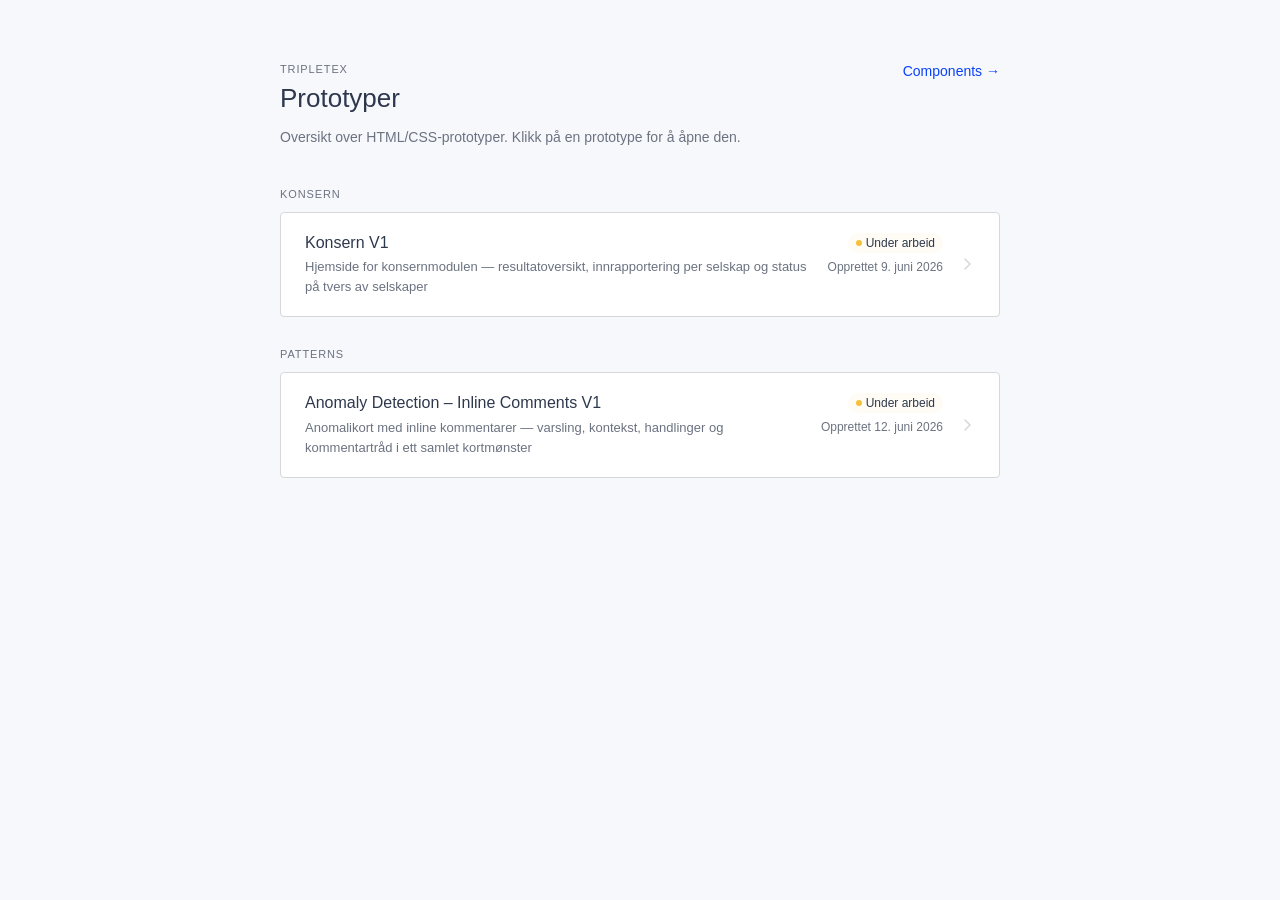
<file: index.html>
<!DOCTYPE html>
<html lang="no">
<head>
  <meta charset="UTF-8">
  <meta name="viewport" content="width=device-width, initial-scale=1.0">
  <title>Prototyper – Tripletex</title>
  <link rel="stylesheet" href="https://cdn.tripletex.no/google-fonts/rubik-400-500-800.css">
  <link rel="stylesheet" href="_system/tokens.css">
  <style>
    *, *::before, *::after { box-sizing: border-box; margin: 0; padding: 0; }

    body {
      font: 14px/1.5 "Rubik", sans-serif;
      color: var(--text-primary);
      background: var(--surface-background);
      min-height: 100vh;
      padding: var(--space-64) var(--space-32);
    }

    .page { width: 100%; max-width: 720px; margin: 0 auto; }

    .header { margin-bottom: var(--space-40); }

    .header-eyebrow {
      font: 500 11px/1 "Rubik", sans-serif;
      letter-spacing: 0.08em;
      text-transform: uppercase;
      color: var(--text-muted);
      margin-bottom: var(--space-8);
    }

    .header-title {
      font: 500 26px/1.2 "Rubik", sans-serif;
      color: var(--text-primary);
      margin-bottom: var(--space-12);
    }

    .header-desc {
      font: 14px/1.6 "Rubik", sans-serif;
      color: var(--text-muted);
    }

    /* Prototype-kort */
    .proto-card {
      display: flex;
      align-items: center;
      gap: var(--space-16);
      background: var(--surface-default);
      border: 1px solid var(--border-muted);
      border-radius: var(--radius-default);
      margin-bottom: var(--space-16);
      padding: var(--space-20) var(--space-24);
      text-decoration: none;
      color: inherit;
      transition: border-color 0.15s, box-shadow 0.15s;
    }

    .proto-card:hover {
      border-color: var(--border-hover);
      box-shadow: 0 2px 10px rgba(10, 65, 250, 0.07);
    }

    .proto-card-header {
      display: flex;
      align-items: flex-start;
      justify-content: space-between;
      gap: var(--space-16);
      flex: 1;
      min-width: 0;
    }

    .proto-card-title {
      font: 500 16px/1.3 "Rubik", sans-serif;
      color: var(--text-primary);
      margin-bottom: var(--space-4);
    }

    .proto-card-desc {
      font: 13px/1.5 "Rubik", sans-serif;
      color: var(--text-muted);
    }

    .proto-card-meta {
      display: flex;
      flex-direction: column;
      align-items: flex-end;
      gap: var(--space-8);
      flex-shrink: 0;
    }

    .status-badge {
      display: inline-flex;
      align-items: center;
      gap: var(--space-4);
      font: 12px/1 "Rubik", sans-serif;
      padding: var(--space-4) var(--space-8);
      border-radius: var(--radius-full);
    }

    .status-badge::before {
      content: "";
      width: 6px;
      height: 6px;
      border-radius: 50%;
      flex-shrink: 0;
    }

    .status-badge--active {
      background: var(--surface-success-rest);
      color: var(--text-primary);
    }
    .status-badge--active::before { background: var(--surface-success-active); }

    .status-badge--wip {
      background: var(--surface-warning-rest);
      color: var(--text-primary);
    }
    .status-badge--wip::before { background: var(--surface-warning-active); }

    .status-badge--planned {
      background: var(--surface-background);
      border: 1px solid var(--border-muted);
      color: var(--text-muted);
    }
    .status-badge--planned::before { background: var(--border-muted); }

    .proto-date {
      font: 12px/1 "Rubik", sans-serif;
      color: var(--text-muted);
    }

    .proto-card-arrow {
      color: var(--border-muted);
      flex-shrink: 0;
      transition: color 0.15s;
    }

    .proto-card:hover .proto-card-arrow {
      color: var(--text-action);
    }

    .section-label {
      font: 500 11px/1 "Rubik", sans-serif;
      letter-spacing: 0.08em;
      text-transform: uppercase;
      color: var(--text-muted);
      margin-bottom: var(--space-12);
      margin-top: var(--space-32);
    }
    .section-label:first-of-type { margin-top: 0; }
  </style>
</head>
<body>

<div class="page">

  <div class="header" style="position:relative;">
    <div class="header-eyebrow">Tripletex</div>
    <h1 class="header-title">Prototyper</h1>
    <p class="header-desc">Oversikt over HTML/CSS-prototyper. Klikk på en prototype for å åpne den.</p>
    <a href="gate.html?to=Components.html" target="_blank" style="position:absolute;top:0;right:0;font:14px/1 'Rubik',sans-serif;color:var(--text-action);text-decoration:none;">Components →</a>
  </div>

  <p class="section-label">Konsern</p>

  <a class="proto-card" href="gate.html?to=prototyper/konsern-v1/hjem.html" target="_blank">
    <div class="proto-card-header">
      <div>
        <div class="proto-card-title">Konsern V1</div>
        <div class="proto-card-desc">Hjemside for konsernmodulen — resultatoversikt, innrapportering per selskap og status på tvers av selskaper</div>
      </div>
      <div class="proto-card-meta">
        <span class="status-badge status-badge--wip">Under arbeid</span>
        <span class="proto-date">Opprettet 9. juni 2026</span>
      </div>
    </div>
    <svg class="proto-card-arrow" width="16" height="16" viewBox="0 0 16 16" fill="none">
      <path d="M6 3l5 5-5 5" stroke="currentColor" stroke-width="1.5" stroke-linecap="round" stroke-linejoin="round"/>
    </svg>
  </a>

  <p class="section-label">Patterns</p>

  <a class="proto-card" href="gate.html?to=prototyper/patterns/anomaly-detection-inline-comments-v1/index.html" target="_blank">
    <div class="proto-card-header">
      <div>
        <div class="proto-card-title">Anomaly Detection – Inline Comments V1</div>
        <div class="proto-card-desc">Anomalikort med inline kommentarer — varsling, kontekst, handlinger og kommentartråd i ett samlet kortmønster</div>
      </div>
      <div class="proto-card-meta">
        <span class="status-badge status-badge--wip">Under arbeid</span>
        <span class="proto-date">Opprettet 12. juni 2026</span>
      </div>
    </div>
    <svg class="proto-card-arrow" width="16" height="16" viewBox="0 0 16 16" fill="none">
      <path d="M6 3l5 5-5 5" stroke="currentColor" stroke-width="1.5" stroke-linecap="round" stroke-linejoin="round"/>
    </svg>
  </a>

</div>

</body>
</html>
</file>
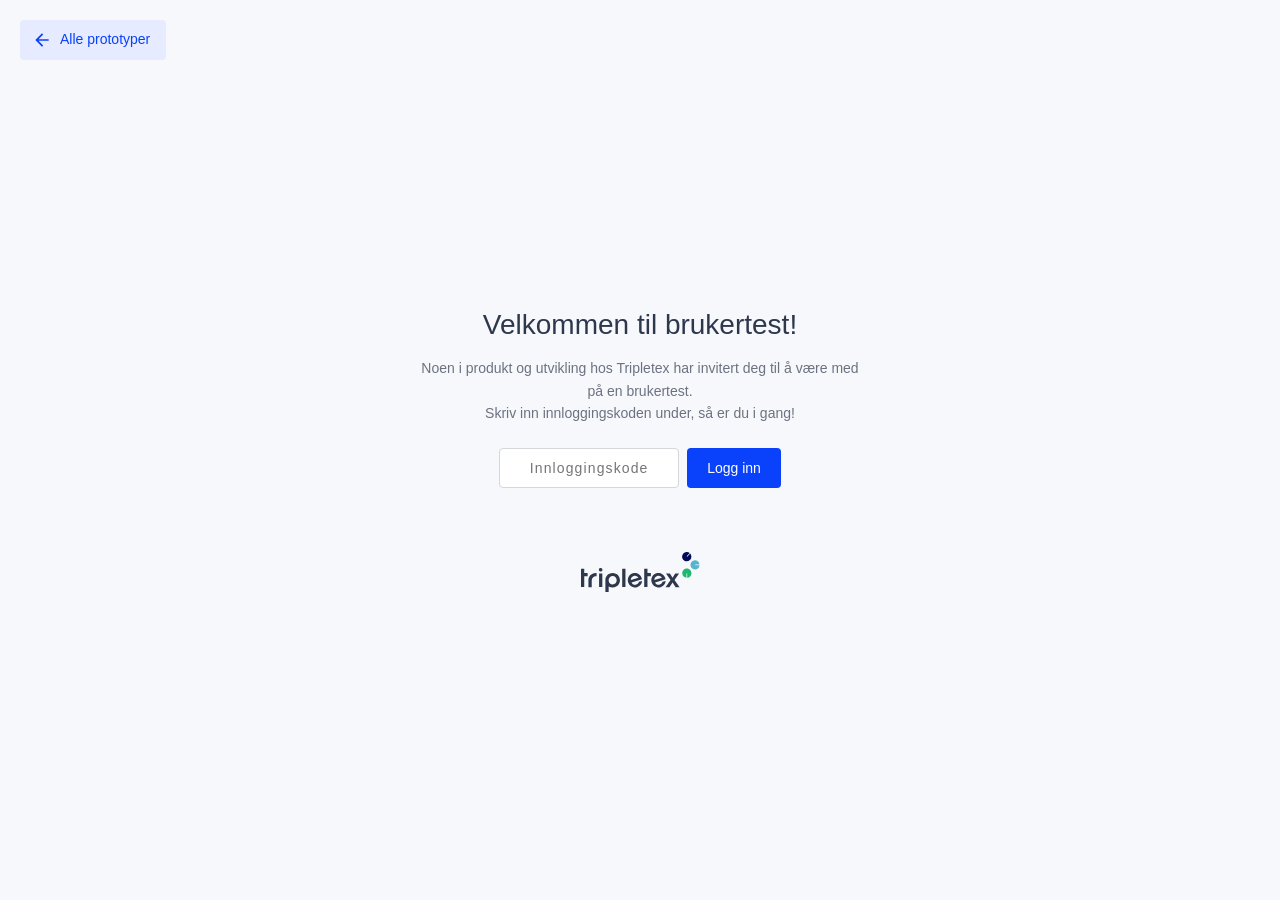
<file: prototyper/patterns/anomaly-detection-inline-comments-v1/index.html>
<!DOCTYPE html>
<html lang="no">
<head>
  <meta charset="UTF-8">
  <meta name="viewport" content="width=device-width, initial-scale=1.0">
  <script>
  (function(){
    if (!sessionStorage.getItem('tx-auth-patterns')) {
      var gate = location.href.replace(/\/prototyper\/.*$/, '/gate.html');
      location.replace(gate + '?to=' + encodeURIComponent(location.href));
    }
  })();
  </script>
  <title>Avvikshåndtering – Inline kommentarer</title>
  <link rel="stylesheet" href="https://cdn.tripletex.no/google-fonts/rubik-400-500-800.css">
  <link rel="stylesheet" href="../../../_system/tokens.css">
  <link rel="stylesheet" href="../../../_system/components.css">
  <style>
    *, *::before, *::after { box-sizing: border-box; margin: 0; padding: 0; }

    body {
      font: 14px/1.5 "Rubik", sans-serif;
      color: var(--text-primary);
      background: var(--surface-background);
      min-height: 100vh;
      padding: var(--space-40) var(--space-24);
    }

    .canvas {
      max-width: 780px;
      margin: 0 auto;
      display: flex;
      flex-direction: column;
      gap: var(--space-32);
    }

    .page-eyebrow {
      font: 500 12px/1 "Rubik", sans-serif;
      letter-spacing: 0.06em;
      text-transform: uppercase;
      color: var(--text-muted);
      margin-bottom: var(--space-4);
    }

    .page-title {
      font: 400 24px/1.3 "Rubik", sans-serif;
      color: var(--text-primary);
    }

    /* ── Anomaly card ─────────────────────────────────────── */
    .anomaly-card {
      background: var(--surface-default);
      border: 1px solid var(--border-muted);
      border-radius: var(--radius-default);
      overflow: hidden;
    }

    .anomaly-card-body {
      padding: var(--space-20) var(--space-24);
    }

    /* Tags row */
    .anomaly-tags {
      display: flex;
      align-items: center;
      justify-content: space-between;
      margin-bottom: var(--space-12);
    }

    .anomaly-tag-list {
      display: flex;
      align-items: center;
      gap: var(--space-8);
    }

    .tag {
      display: inline-flex;
      align-items: center;
      height: 26px;
      padding: 0 var(--space-12);
      border: 1px solid var(--border-muted);
      border-radius: var(--radius-full);
      font: 13px/1 "Rubik", sans-serif;
      color: var(--text-primary);
      background: var(--surface-default);
    }

    .kebab-btn {
      display: flex;
      align-items: center;
      justify-content: center;
      width: 28px;
      height: 28px;
      border-radius: var(--radius-default);
      border: none;
      background: transparent;
      color: var(--text-muted);
      cursor: pointer;
    }
    .kebab-btn:hover { background: var(--surface-disabled); }
    .kebab-btn svg { width: 16px; height: 16px; }

    /* Header: company + period */
    .anomaly-meta {
      display: flex;
      align-items: center;
      gap: var(--space-8);
      font: 14px/1 "Rubik", sans-serif;
      color: var(--text-muted);
      margin-bottom: var(--space-8);
    }

    .anomaly-meta-company {
      color: var(--text-action);
      text-decoration: none;
    }
    .anomaly-meta-company:hover { text-decoration: underline; }

    .anomaly-meta-sep { color: var(--border-muted); }

    /* Headline */
    .anomaly-headline {
      font: 500 20px/1.3 "Rubik", sans-serif;
      color: var(--text-primary);
      margin-bottom: var(--space-8);
    }

    /* Description */
    .anomaly-desc {
      font: 14px/1.6 "Rubik", sans-serif;
      color: var(--text-primary);
      margin-bottom: var(--space-20);
    }

    /* Actions */
    .anomaly-actions {
      display: flex;
      align-items: center;
      gap: var(--space-12);
    }

    .btn-arkiver {
      background: none;
      border: none;
      font: 14px/1 "Rubik", sans-serif;
      color: var(--text-action);
      cursor: pointer;
      padding: 0;
      text-decoration: none;
    }
    .btn-arkiver:hover { text-decoration: underline; }

    /* Divider */
    .anomaly-divider {
      border: none;
      border-top: 1px solid var(--border-faint);
    }

    /* ── Comments section ─────────────────────────────────── */
    .comments-section {
      padding: var(--space-16) var(--space-24) var(--space-20);
    }

    .comments-toggle {
      display: flex;
      align-items: center;
      gap: var(--space-8);
      background: none;
      border: none;
      font: 14px/1 "Rubik", sans-serif;
      color: var(--text-primary);
      cursor: pointer;
      padding: 0;
      margin-bottom: var(--space-20);
    }
    .comments-toggle:hover { color: var(--text-action); }
    .comments-toggle svg { width: 16px; height: 16px; color: var(--text-muted); transition: transform 0.15s; }
    .comments-toggle.is-open svg { transform: rotate(0deg); }
    .comments-toggle:not(.is-open) svg { transform: rotate(-90deg); }

    .comments-list {
      display: flex;
      flex-direction: column;
      gap: var(--space-20);
      margin-bottom: var(--space-16);
    }

    /* Single comment */
    .comment {
      display: grid;
      grid-template-columns: 32px 1fr;
      gap: 0 var(--space-12);
    }

    .comment-avatar {
      width: 32px;
      height: 32px;
      border-radius: var(--radius-full);
      background: var(--surface-avatar);
      flex-shrink: 0;
      overflow: hidden;
      display: flex;
      align-items: center;
      justify-content: center;
      font: 500 12px/1 "Rubik", sans-serif;
      color: var(--text-primary);
    }

    .comment-avatar img {
      width: 100%;
      height: 100%;
      object-fit: cover;
    }

    .comment-header {
      display: flex;
      align-items: center;
      justify-content: space-between;
      margin-bottom: var(--space-4);
    }

    .comment-author {
      font: 500 14px/1 "Rubik", sans-serif;
      color: var(--text-primary);
    }

    .comment-meta {
      display: flex;
      align-items: center;
      gap: var(--space-8);
      font: 14px/1 "Rubik", sans-serif;
      color: var(--text-muted);
    }

    .comment-unread {
      width: 8px;
      height: 8px;
      border-radius: var(--radius-full);
      background: var(--action-primary-rest);
      flex-shrink: 0;
    }

    .comment-delete-btn {
      display: flex;
      align-items: center;
      justify-content: center;
      width: 24px;
      height: 24px;
      border-radius: var(--radius-default);
      border: none;
      background: transparent;
      color: var(--text-muted);
      cursor: pointer;
      opacity: 0;
      transition: opacity 0.1s;
    }
    .comment:hover .comment-delete-btn { opacity: 1; }
    .comment-delete-btn:hover { background: var(--surface-disabled); color: var(--text-primary); }
    .comment-delete-btn svg { width: 14px; height: 14px; }

    .comment-text {
      font: 14px/1.6 "Rubik", sans-serif;
      color: var(--text-primary);
      grid-column: 2;
    }

    /* Add comment button */
    .btn-add-comment {
      display: inline-flex;
      align-items: center;
      height: 32px;
      padding: 0 var(--space-12);
      border: none;
      border-radius: var(--radius-default);
      background: var(--action-secondary-rest);
      font: 14px/1 "Rubik", sans-serif;
      color: var(--text-action);
      cursor: pointer;
    }
    .btn-add-comment:hover { background: var(--action-secondary-hover); }

    /* ── Add comment form (hidden by default) ─────────────── */
    .comment-form {
      display: none;
      flex-direction: column;
      gap: var(--space-8);
      margin-bottom: var(--space-16);
    }
    .comment-form.is-open { display: flex; }

    .comment-input {
      width: 100%;
      min-height: 72px;
      padding: var(--space-8) var(--space-12);
      border: 1px solid var(--border-muted);
      border-radius: var(--radius-default);
      font: 14px/1.5 "Rubik", sans-serif;
      color: var(--text-primary);
      background: var(--surface-default);
      resize: vertical;
      outline: none;
    }
    .comment-input:focus { border-color: var(--action-primary-rest); }

    .comment-form-actions {
      display: flex;
      gap: var(--space-8);
    }
  </style>
</head>
<body>

<div class="canvas">

  <div>
    <a id="backToIndex" href="#" style="display:inline-flex;align-items:center;gap:var(--space-8);height:32px;padding:0 var(--space-12) 0 var(--space-8);margin-left:calc(var(--space-8) * -1);margin-bottom:var(--space-8);border-radius:var(--radius-default);font:12px/1 'Rubik',sans-serif;color:var(--text-action);text-decoration:none;transition:background 0.15s;" onmouseenter="this.style.background='var(--surface-info-hover)'" onmouseleave="this.style.background=''">
      <svg viewBox="0 0 24 24" fill="currentColor" style="width:14px;height:14px;flex-shrink:0;"><path d="M20 11H7.83l5.59-5.59L12 4l-8 8 8 8 1.41-1.41L7.83 13H20v-2z"/></svg>
      <span>Alle prototyper</span>
    </a>
    <p class="page-eyebrow">Patterns</p>
    <h1 class="page-title">Avvikshåndtering – Inline kommentarer</h1>
  </div>

  <!-- ── Anomaly card ── -->
  <div class="anomaly-card">
    <div class="anomaly-card-body">

      <!-- Tags + kebab -->
      <div class="anomaly-tags">
        <div class="anomaly-tag-list">
          <span class="tag">Høy sum</span>
          <span class="tag">Label</span>
        </div>
        <button class="kebab-btn" title="Mer">
          <svg viewBox="0 0 16 16" fill="currentColor"><circle cx="8" cy="3" r="1.2"/><circle cx="8" cy="8" r="1.2"/><circle cx="8" cy="13" r="1.2"/></svg>
        </button>
      </div>

      <!-- Company + period -->
      <div class="anomaly-meta">
        <a class="anomaly-meta-company" href="#">Nordlys Elektro AS</a>
        <span class="anomaly-meta-sep">·</span>
        <span>Oktober 2025</span>
      </div>

      <!-- Headline -->
      <h2 class="anomaly-headline">62 500 kr på konto som normalt ligger rundt 15–20 000 kr</h2>

      <!-- Description -->
      <p class="anomaly-desc">Det samlede beløpet på konto 6550 Verktøy og utstyr er betydelig høyere enn tidligere perioder og ligger utenfor forventet nivå basert på historikk. De siste 12 månedene har månedlig totalsum ligget mellom 14 000 og 21 000 kroner.</p>

      <!-- Actions -->
      <div class="anomaly-actions">
        <a href="#" class="btn btn-primary" style="height:32px;padding:0 var(--space-16);font-size:14px;">Se i hovedbok</a>
        <button class="btn-arkiver">Arkivér</button>
      </div>

    </div>

    <hr class="anomaly-divider">

    <!-- ── Comments ── -->
    <div class="comments-section">

      <button class="comments-toggle is-open" id="commentsToggle">
        <svg viewBox="0 0 16 16" fill="none">
          <path d="M4 6l4 4 4-4" stroke="currentColor" stroke-width="1.5" stroke-linecap="round" stroke-linejoin="round"/>
        </svg>
        Kommentarer (3)
      </button>

      <div class="comments-list" id="commentsList">

        <!-- Comment 1 -->
        <div class="comment">
          <div class="comment-avatar">
            <img src="https://i.pravatar.cc/64?img=11" alt="">
          </div>
          <div class="comment-header">
            <span class="comment-author">Henning Truslew Gulliksen</span>
            <div class="comment-meta">
              <span>16 Jan. 2025 at 10:15</span>
            </div>
          </div>
          <p class="comment-text">Lorem ipsum dolor sit amet, consectetur adipiscing elit.</p>
        </div>

        <!-- Comment 2 -->
        <div class="comment">
          <div class="comment-avatar" style="background:var(--surface-info-rest);color:var(--text-on-action);">KN</div>
          <div class="comment-header">
            <span class="comment-author">Kha Nguyen Do</span>
            <div class="comment-meta">
              <span>07:42</span>
              <button class="comment-delete-btn" title="Slett kommentar">
                <svg viewBox="0 0 16 16" fill="none">
                  <path d="M2 4h12M5 4V2.5A.5.5 0 0 1 5.5 2h5a.5.5 0 0 1 .5.5V4M6 7v5M10 7v5M3 4l1 9a1 1 0 0 0 1 1h6a1 1 0 0 0 1-1l1-9" stroke="currentColor" stroke-width="1.2" stroke-linecap="round" stroke-linejoin="round"/>
                </svg>
              </button>
            </div>
          </div>
          <p class="comment-text">Lorem ipsum dolor sit amet, consectetur adipiscing elit. Sed euismod, sapien ut vulputate posuere.</p>
        </div>

        <!-- Comment 3 — unread -->
        <div class="comment">
          <div class="comment-avatar">
            <img src="https://i.pravatar.cc/64?img=11" alt="">
          </div>
          <div class="comment-header">
            <span class="comment-author">Henning Truslew Gulliksen</span>
            <div class="comment-meta">
              <span class="comment-unread"></span>
              <span>10:15</span>
            </div>
          </div>
          <p class="comment-text">Lorem ipsum dolor sit amet, consectetur adipiscing elit. Lorem ipsum dolor sit amet, consectetur adipiscing elit. Sed euismod, sapien ut vulputate posuere.</p>
        </div>

      </div>

      <!-- Add comment form -->
      <div class="comment-form" id="commentForm">
        <textarea class="comment-input" placeholder="Skriv en kommentar…" id="commentInput"></textarea>
        <div class="comment-form-actions">
          <button class="btn btn-primary" style="height:32px;padding:0 var(--space-16);font-size:14px;" id="submitComment">Send</button>
          <button class="btn btn-secondary" style="height:32px;padding:0 var(--space-16);font-size:14px;" id="cancelComment">Avbryt</button>
        </div>
      </div>

      <button class="btn-add-comment" id="addCommentBtn">Legg til kommentar</button>

    </div>
  </div>

</div>

<script>
  // Comments toggle
  var toggle = document.getElementById('commentsToggle');
  var list   = document.getElementById('commentsList');
  toggle.addEventListener('click', function() {
    var open = toggle.classList.toggle('is-open');
    list.style.display = open ? '' : 'none';
  });

  // Add comment
  var addBtn     = document.getElementById('addCommentBtn');
  var form       = document.getElementById('commentForm');
  var cancelBtn  = document.getElementById('cancelComment');
  var submitBtn  = document.getElementById('submitComment');
  var input      = document.getElementById('commentInput');

  addBtn.addEventListener('click', function() {
    form.classList.add('is-open');
    addBtn.style.display = 'none';
    input.focus();
  });

  cancelBtn.addEventListener('click', function() {
    form.classList.remove('is-open');
    addBtn.style.display = '';
    input.value = '';
  });

  submitBtn.addEventListener('click', function() {
    var text = input.value.trim();
    if (!text) return;

    var comment = document.createElement('div');
    comment.className = 'comment';
    comment.innerHTML = `
      <div class="comment-avatar" style="background:var(--surface-info-rest);color:var(--text-on-action);">T</div>
      <div class="comment-header">
        <span class="comment-author">Thale Meisfjord</span>
        <div class="comment-meta">
          <span>${new Date().toLocaleTimeString('no', {hour:'2-digit',minute:'2-digit'})}</span>
          <button class="comment-delete-btn" title="Slett kommentar">
            <svg viewBox="0 0 16 16" fill="none"><path d="M2 4h12M5 4V2.5A.5.5 0 0 1 5.5 2h5a.5.5 0 0 1 .5.5V4M6 7v5M10 7v5M3 4l1 9a1 1 0 0 0 1 1h6a1 1 0 0 0 1-1l1-9" stroke="currentColor" stroke-width="1.2" stroke-linecap="round" stroke-linejoin="round"/></svg>
          </button>
        </div>
      </div>
      <p class="comment-text">${text.replace(/</g,'&lt;')}</p>`;

    list.appendChild(comment);

    // Update count
    var label = toggle.textContent.trim().replace(/\(\d+\)/, '');
    var count = list.querySelectorAll('.comment').length;
    toggle.childNodes[toggle.childNodes.length - 1].textContent = ' Kommentarer (' + count + ')';

    form.classList.remove('is-open');
    addBtn.style.display = '';
    input.value = '';
  });

  // Delete comment
  document.addEventListener('click', function(e) {
    if (e.target.closest('.comment-delete-btn')) {
      var comment = e.target.closest('.comment');
      if (comment) comment.remove();
    }
  });
</script>
<script>
  var backLink = document.getElementById('backToIndex');
  if (backLink) backLink.href = location.href.replace(/\/prototyper\/.*$/, '/index.html');
</script>
</body>
</html>
</file>
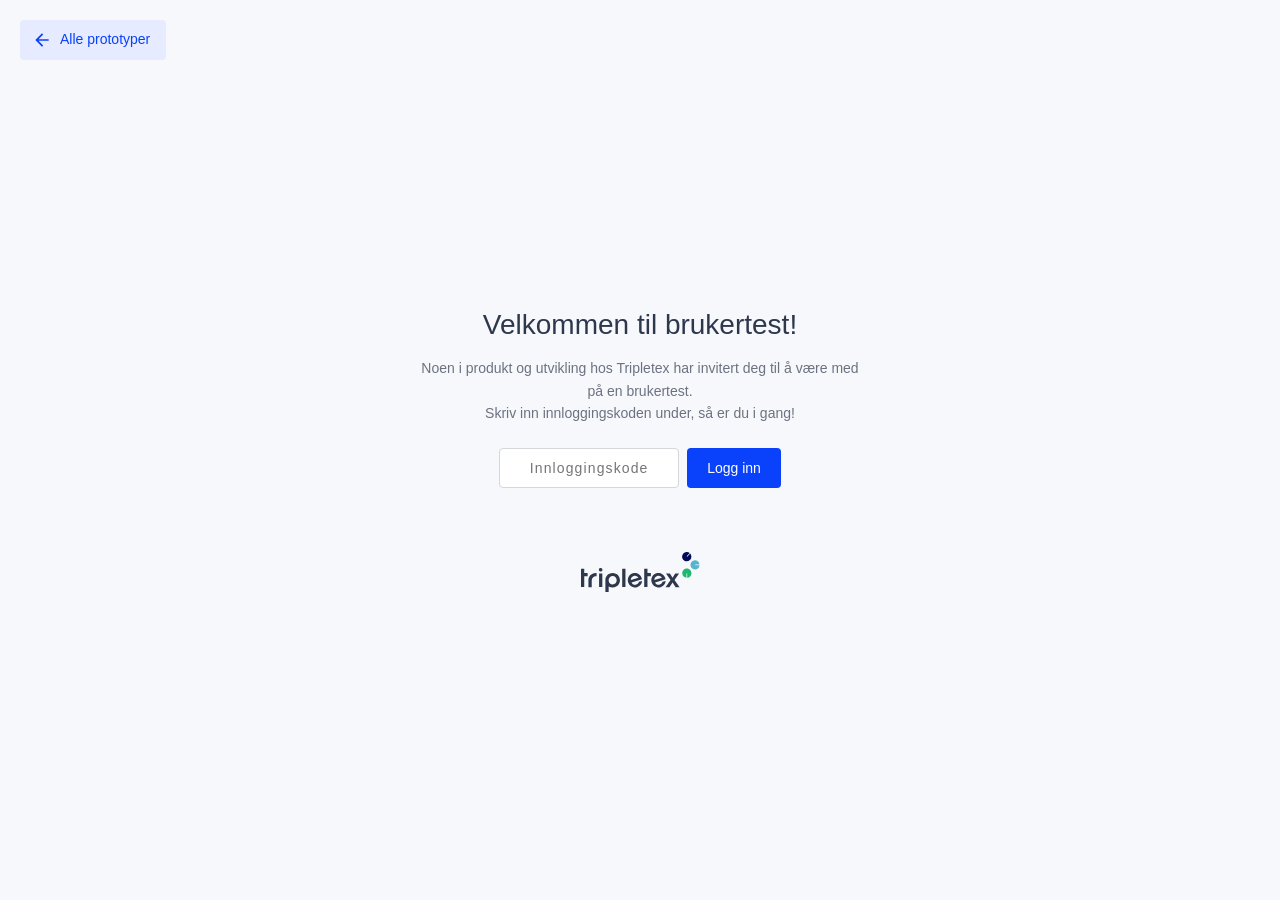
<file: Components.html>
<!DOCTYPE html>
<html lang="no">
<head>
  <meta charset="UTF-8">
  <meta name="viewport" content="width=device-width, initial-scale=1.0">
  <script>
  (function(){
    if (!sessionStorage.getItem('tx-auth-components')) {
      var gate = location.href.replace(/\/[^/]+\.html.*$/, '/gate.html');
      location.replace(gate + '?to=' + encodeURIComponent(location.href));
    }
  })();
  </script>
  <title>Components — Tripletex Prototype System</title>
  <link rel="stylesheet" href="https://cdn.tripletex.no/google-fonts/rubik-400-500-800.css">
  <link rel="stylesheet" href="_system/tokens.css">
  <link rel="stylesheet" href="_system/components.css">
  <link rel="stylesheet" href="_system/layout.css">
  <style>
    /* ── Jump-nav ── */
    .jnav-btn {
      position: fixed;
      top: var(--space-16);
      right: var(--space-16);
      z-index: 200;
      width: 36px;
      height: 36px;
      border-radius: var(--radius-default);
      border: 1px solid var(--border-default);
      background: var(--surface-default);
      color: var(--text-secondary);
      cursor: pointer;
      display: flex;
      align-items: center;
      justify-content: center;
      box-shadow: 0 1px 4px rgba(0,0,0,.08);
      transition: background 120ms, color 120ms;
    }
    .jnav-btn:hover { background: var(--surface-hover); color: var(--text-primary); }
    .jnav-btn svg { width: 18px; height: 18px; }

    .jnav-panel {
      position: fixed;
      top: 0;
      right: 0;
      bottom: 0;
      z-index: 199;
      width: 240px;
      background: var(--surface-default);
      border-left: 1px solid var(--border-faint);
      overflow-y: auto;
      transform: translateX(100%);
      transition: transform 220ms cubic-bezier(.4,0,.2,1);
      padding: var(--space-64) var(--space-16) var(--space-32);
    }
    .jnav-panel.open { transform: translateX(0); }

    .jnav-panel a {
      display: flex;
      align-items: center;
      padding: 5px var(--space-8);
      font: 13px/1.4 "Rubik", sans-serif;
      color: var(--text-secondary);
      text-decoration: none;
      border-radius: var(--radius-default);
      transition: background 100ms, color 100ms;
    }
    .jnav-panel a:hover { background: var(--surface-hover); color: var(--text-primary); }
    .jnav-panel a.active { color: var(--text-action); font-weight: 500; }

    .jnav-backdrop {
      display: none;
      position: fixed;
      inset: 0;
      z-index: 198;
    }
    .jnav-backdrop.open { display: block; }

    .comp-page {
      max-width: 960px;
      margin: 0 auto;
      padding: var(--space-40) var(--space-32) var(--space-64);
    }

    .comp-page-title {
      font: 400 30px/1.3 "Rubik", sans-serif;
      color: var(--text-primary);
      margin-bottom: var(--space-8);
    }

    .comp-page-desc {
      font: 14px/1.5 "Rubik", sans-serif;
      color: var(--text-muted);
      margin-bottom: var(--space-40);
    }

    /* Section */
    .comp-section {
      margin-bottom: var(--space-48);
    }

    .comp-section-title {
      font: 500 12px/1 "Rubik", sans-serif;
      letter-spacing: 0.06em;
      text-transform: uppercase;
      color: var(--text-muted);
      margin-bottom: var(--space-16);
      padding-bottom: var(--space-8);
      border-bottom: 1px solid var(--border-faint);
    }

    /* Canvas */
    .comp-canvas {
      display: flex;
      align-items: center;
      flex-wrap: wrap;
      gap: var(--space-12);
      padding: var(--space-24);
      background: var(--surface-default);
      border: 1px solid var(--border-faint);
      border-radius: var(--radius-default);
    }

    .comp-canvas--col   { flex-direction: column; align-items: flex-start; }
    .comp-canvas--dark  { background: var(--surface-background); }
    .comp-canvas--nav   { background: var(--surface-nav); padding: var(--space-8) 0; }

    /* Labeled item */
    .comp-item {
      display: flex;
      flex-direction: column;
      gap: var(--space-8);
    }

    .comp-label {
      font: 12px/1 "Rubik", sans-serif;
      color: var(--text-muted);
    }

    /* Reference panels */
    .ref-panel {
      border: 1px solid var(--border-muted);
      border-radius: var(--radius-default);
      overflow: hidden;
    }

    .ref-panel-summary {
      display: flex;
      align-items: center;
      gap: var(--space-8);
      padding: var(--space-12) var(--space-16);
      background: var(--surface-default);
      cursor: pointer;
      font: 500 14px/1.4 "Rubik", sans-serif;
      color: var(--text-primary);
      list-style: none;
      user-select: none;
    }

    .ref-panel-summary::-webkit-details-marker { display: none; }

    .ref-panel-summary::before {
      content: '›';
      font-size: 16px;
      transition: transform 0.15s;
      flex-shrink: 0;
    }

    details[open] .ref-panel-summary::before {
      transform: rotate(90deg);
    }

    .ref-panel-badge {
      font: 12px/1 "Rubik", sans-serif;
      color: var(--text-muted);
      background: var(--surface-disabled);
      padding: 2px var(--space-8);
      border-radius: var(--radius-full);
      margin-left: auto;
    }

    .ref-panel-body {
      border-top: 1px solid var(--border-muted);
      background: var(--surface-background);
      max-height: 600px;
      overflow-y: auto;
    }

    .ref-pre {
      padding: var(--space-16);
      font: 12px/1.6 "Rubik", monospace;
      color: var(--text-primary);
      white-space: pre-wrap;
      word-break: break-word;
      margin: 0;
    }

    /* Token swatches */
    .swatch-grid {
      display: flex;
      flex-wrap: wrap;
      gap: var(--space-8);
    }

    .swatch {
      display: flex;
      flex-direction: column;
      gap: var(--space-4);
      width: 80px;
    }

    .swatch-color {
      width: 80px;
      height: 40px;
      border-radius: var(--radius-default);
      border: 1px solid var(--border-faint);
    }

    .swatch-name {
      font: 11px/1.3 "Rubik", sans-serif;
      color: var(--text-muted);
      word-break: break-all;
    }

    /* Spacing scale */
    .space-row {
      display: flex;
      align-items: center;
      gap: var(--space-12);
    }

    .space-bar-wrap {
      display: flex;
      align-items: center;
      gap: var(--space-8);
    }

    .space-bar {
      height: 12px;
      background: var(--surface-info-active);
      border-radius: 2px;
    }

    .space-meta {
      font: 12px/1 "Rubik", sans-serif;
      color: var(--text-muted);
      white-space: nowrap;
    }

    /* Form example */
    .form-example { width: 260px; }

    /* Nav item preview */
    .nav-preview {
      display: flex;
      flex-direction: column;
      width: 210px;
      padding: var(--space-4) 0;
    }
  </style>
</head>
<body>

<!-- Jump nav -->
<button class="jnav-btn" id="jnavBtn" aria-label="Åpne navigasjon" aria-expanded="false">
  <svg viewBox="0 0 18 18" fill="none" stroke="currentColor" stroke-width="1.5" stroke-linecap="round">
    <line x1="2" y1="4.5" x2="16" y2="4.5"/>
    <line x1="2" y1="9" x2="16" y2="9"/>
    <line x1="2" y1="13.5" x2="16" y2="13.5"/>
  </svg>
</button>
<div class="jnav-backdrop" id="jnavBackdrop"></div>
<nav class="jnav-panel" id="jnavPanel" aria-label="Seksjoner">
  <a href="#alert">Alert</a>
  <a href="#banner">Banner</a>
  <a href="#breadcrumb">Breadcrumb</a>
  <a href="#buttons">Buttons</a>
  <a href="#card">Card</a>
  <a href="#checkbox">Checkbox</a>
  <a href="#chip">Chip</a>
  <a href="#colors">Colors</a>
  <a href="#content-switcher">Content switcher</a>
  <a href="#divider">Divider</a>
  <a href="#drawer">Drawer</a>
  <a href="#icon-button">Icon button</a>
  <a href="#icons">Icons</a>
  <a href="#inconsistencies">Inconsistencies</a>
  <a href="#input">Input</a>
  <a href="#labels">Labels</a>
  <a href="#modal">Modal</a>
  <a href="#notification">Notification</a>
  <a href="#page-header">Page header</a>
  <a href="#pagination">Pagination</a>
  <a href="#period-nav">Period nav</a>
  <a href="#radio">Radio button</a>
  <a href="#reference">Reference</a>
  <a href="#sidebar">Sidebar</a>
  <a href="#skeleton">Skeleton</a>
  <a href="#spacing">Spacing</a>
  <a href="#spinner">Spinner</a>
  <a href="#status">Status</a>
  <a href="#status-chip">Status chip</a>
  <a href="#switcher-bordered">Switcher bordered</a>
  <a href="#table">Table</a>
  <a href="#tabs">Tabs</a>
  <a href="#text-helpers">Text helpers</a>
  <a href="#toggle">Toggle</a>
  <a href="#tooltip">Tooltip</a>
  <a href="#typography">Typography</a>
</nav>

<div class="comp-page">

  <h1 class="comp-page-title">Components</h1>
  <p class="comp-page-desc">Alle komponenter og foundations tilgjengelige i Tripletex prototype-systemet.</p>


  <!-- ════════════════════════════════════════
       FOUNDATIONS
  ════════════════════════════════════════ -->

  <section class="comp-section" id="colors">
    <h2 class="comp-section-title">Foundations — Colors (semantic tokens)</h2>
    <div class="comp-canvas comp-canvas--col" style="gap:var(--space-16);">

      <p class="comp-label">Surface</p>
      <div class="swatch-grid">
        <div class="swatch"><div class="swatch-color" style="background:var(--surface-background)"></div><span class="swatch-name">background</span></div>
        <div class="swatch"><div class="swatch-color" style="background:var(--surface-default)"></div><span class="swatch-name">default</span></div>
        <div class="swatch"><div class="swatch-color" style="background:var(--surface-disabled)"></div><span class="swatch-name">disabled</span></div>
        <div class="swatch"><div class="swatch-color" style="background:var(--surface-nav)"></div><span class="swatch-name">nav</span></div>
        <div class="swatch"><div class="swatch-color" style="background:var(--surface-info-rest)"></div><span class="swatch-name">info-rest</span></div>
        <div class="swatch"><div class="swatch-color" style="background:var(--surface-info-highlight)"></div><span class="swatch-name">info-highlight</span></div>
        <div class="swatch"><div class="swatch-color" style="background:var(--surface-info-active)"></div><span class="swatch-name">info-active</span></div>
        <div class="swatch"><div class="swatch-color" style="background:var(--surface-success-rest)"></div><span class="swatch-name">success-rest</span></div>
        <div class="swatch"><div class="swatch-color" style="background:var(--surface-success-active)"></div><span class="swatch-name">success-active</span></div>
        <div class="swatch"><div class="swatch-color" style="background:var(--surface-warning-rest)"></div><span class="swatch-name">warning-rest</span></div>
        <div class="swatch"><div class="swatch-color" style="background:var(--surface-warning-active)"></div><span class="swatch-name">warning-active</span></div>
        <div class="swatch"><div class="swatch-color" style="background:var(--surface-error-rest)"></div><span class="swatch-name">error-rest</span></div>
        <div class="swatch"><div class="swatch-color" style="background:var(--surface-error-active)"></div><span class="swatch-name">error-active</span></div>
        <div class="swatch"><div class="swatch-color" style="background:var(--surface-automation-rest)"></div><span class="swatch-name">automation-rest</span></div>
        <div class="swatch"><div class="swatch-color" style="background:var(--surface-automation-active)"></div><span class="swatch-name">automation-active</span></div>
      </div>

      <p class="comp-label" style="margin-top:var(--space-8)">Action</p>
      <div class="swatch-grid">
        <div class="swatch"><div class="swatch-color" style="background:var(--action-primary-rest)"></div><span class="swatch-name">primary-rest</span></div>
        <div class="swatch"><div class="swatch-color" style="background:var(--action-primary-hover)"></div><span class="swatch-name">primary-hover</span></div>
        <div class="swatch"><div class="swatch-color" style="background:var(--action-secondary-rest)"></div><span class="swatch-name">secondary-rest</span></div>
        <div class="swatch"><div class="swatch-color" style="background:var(--action-secondary-hover)"></div><span class="swatch-name">secondary-hover</span></div>
      </div>

      <p class="comp-label" style="margin-top:var(--space-8)">Text</p>
      <div class="swatch-grid">
        <div class="swatch"><div class="swatch-color" style="background:var(--text-primary)"></div><span class="swatch-name">primary</span></div>
        <div class="swatch"><div class="swatch-color" style="background:var(--text-muted)"></div><span class="swatch-name">muted</span></div>
        <div class="swatch"><div class="swatch-color" style="background:var(--text-disabled)"></div><span class="swatch-name">disabled</span></div>
        <div class="swatch"><div class="swatch-color" style="background:var(--text-action)"></div><span class="swatch-name">action</span></div>
        <div class="swatch"><div class="swatch-color" style="background:var(--text-link)"></div><span class="swatch-name">link</span></div>
        <div class="swatch"><div class="swatch-color" style="background:var(--text-active)"></div><span class="swatch-name">active</span></div>
        <div class="swatch"><div class="swatch-color" style="background:var(--text-on-action)"></div><span class="swatch-name">on-action</span></div>
      </div>

      <p class="comp-label" style="margin-top:var(--space-8)">Border</p>
      <div class="swatch-grid">
        <div class="swatch"><div class="swatch-color" style="background:var(--border-faint)"></div><span class="swatch-name">faint</span></div>
        <div class="swatch"><div class="swatch-color" style="background:var(--border-muted)"></div><span class="swatch-name">muted</span></div>
        <div class="swatch"><div class="swatch-color" style="background:var(--border-primary)"></div><span class="swatch-name">primary</span></div>
        <div class="swatch"><div class="swatch-color" style="background:var(--border-secondary)"></div><span class="swatch-name">secondary</span></div>
        <div class="swatch"><div class="swatch-color" style="background:var(--border-active)"></div><span class="swatch-name">active</span></div>
        <div class="swatch"><div class="swatch-color" style="background:var(--border-focus)"></div><span class="swatch-name">focus</span></div>
        <div class="swatch"><div class="swatch-color" style="background:var(--border-error)"></div><span class="swatch-name">error</span></div>
        <div class="swatch"><div class="swatch-color" style="background:var(--border-warning)"></div><span class="swatch-name">warning</span></div>
        <div class="swatch"><div class="swatch-color" style="background:var(--border-success)"></div><span class="swatch-name">success</span></div>
        <div class="swatch"><div class="swatch-color" style="background:var(--border-automation)"></div><span class="swatch-name">automation</span></div>
      </div>

    </div>
  </section>


  <section class="comp-section" id="typography">
    <h2 class="comp-section-title">Foundations — Typography</h2>
    <div class="comp-canvas comp-canvas--col" style="gap:var(--space-12);">
      <div style="display:flex;align-items:baseline;gap:var(--space-16);">
        <p style="font:400 30px/1.3 'Rubik',sans-serif;color:var(--text-primary);">Aa</p>
        <span class="comp-label">30px / Regular — Overskrift (30px)</span>
      </div>
      <div style="display:flex;align-items:baseline;gap:var(--space-16);">
        <p style="font:500 20px/1.3 'Rubik',sans-serif;color:var(--text-primary);">Aa</p>
        <span class="comp-label">20px / Medium — Korttittel (20px)</span>
      </div>
      <div style="display:flex;align-items:baseline;gap:var(--space-16);">
        <p style="font:500 16px/1.3 'Rubik',sans-serif;color:var(--text-primary);">Aa</p>
        <span class="comp-label">16px / Medium — Banner heading</span>
      </div>
      <div style="display:flex;align-items:baseline;gap:var(--space-16);">
        <p style="font:400 14px/1.5 'Rubik',sans-serif;color:var(--text-primary);">Aa</p>
        <span class="comp-label">14px / Regular — Brødtekst (base)</span>
      </div>
      <div style="display:flex;align-items:baseline;gap:var(--space-16);">
        <p style="font:500 14px/1.5 'Rubik',sans-serif;color:var(--text-primary);">Aa</p>
        <span class="comp-label">14px / Medium — Uthevet brødtekst</span>
      </div>
      <div style="display:flex;align-items:baseline;gap:var(--space-16);">
        <p style="font:400 13px/1.4 'Rubik',sans-serif;color:var(--text-muted);">Aa</p>
        <span class="comp-label">13px / Regular — Hint og hjelpetekst</span>
      </div>
      <div style="display:flex;align-items:baseline;gap:var(--space-16);">
        <p style="font:500 12px/1 'Rubik',sans-serif;color:var(--text-muted);">Aa</p>
        <span class="comp-label">12px / Medium — Etiketter, metadata, seksjonsoverskrift</span>
      </div>
      <div style="display:flex;align-items:baseline;gap:var(--space-16);">
        <p style="font:500 11px/1 'Rubik',sans-serif;letter-spacing:0.06em;text-transform:uppercase;color:var(--text-muted);">AA</p>
        <span class="comp-label">11px / Medium / Uppercase — Seksjonstitler i sidebar</span>
      </div>
    </div>
  </section>


  <section class="comp-section" id="spacing">
    <h2 class="comp-section-title">Foundations — Spacing</h2>
    <div class="comp-canvas comp-canvas--col" style="gap:var(--space-8);">
      <div class="space-row"><div class="space-bar" style="width:var(--space-2)"></div><span class="comp-label">--space-2 (2px)</span></div>
      <div class="space-row"><div class="space-bar" style="width:var(--space-4)"></div><span class="comp-label">--space-4 (4px)</span></div>
      <div class="space-row"><div class="space-bar" style="width:var(--space-8)"></div><span class="comp-label">--space-8 (8px)</span></div>
      <div class="space-row"><div class="space-bar" style="width:var(--space-12)"></div><span class="comp-label">--space-12 (12px)</span></div>
      <div class="space-row"><div class="space-bar" style="width:var(--space-16)"></div><span class="comp-label">--space-16 (16px)</span></div>
      <div class="space-row"><div class="space-bar" style="width:var(--space-24)"></div><span class="comp-label">--space-24 (24px)</span></div>
      <div class="space-row"><div class="space-bar" style="width:var(--space-32)"></div><span class="comp-label">--space-32 (32px)</span></div>
      <div class="space-row"><div class="space-bar" style="width:var(--space-40)"></div><span class="comp-label">--space-40 (40px)</span></div>
      <div class="space-row"><div class="space-bar" style="width:var(--space-48)"></div><span class="comp-label">--space-48 (48px)</span></div>
      <div class="space-row"><div class="space-bar" style="width:var(--space-64)"></div><span class="comp-label">--space-64 (64px)</span></div>
    </div>
  </section>


  <!-- ════════════════════════════════════════
       COMPONENTS
  ════════════════════════════════════════ -->

  <!-- ── BUTTONS ── -->
  <section class="comp-section" id="buttons">
    <h2 class="comp-section-title">Buttons</h2>
    <div class="comp-canvas" style="gap:var(--space-16);flex-wrap:wrap;">
      <div class="comp-item"><span class="comp-label">Primary</span><button class="btn btn-primary">Lagre</button></div>
      <div class="comp-item"><span class="comp-label">Secondary</span><button class="btn btn-secondary">Avbryt</button></div>
      <div class="comp-item"><span class="comp-label">Tertiary</span><button class="btn btn-tertiary">Mer</button></div>
      <div class="comp-item"><span class="comp-label">Disabled</span><button class="btn btn-primary" disabled>Lagre</button></div>
      <div class="comp-item">
        <span class="comp-label">Primary + icon</span>
        <button class="btn btn-primary">Ny enhet <svg viewBox="0 0 16 16" fill="none" aria-hidden="true" style="width:16px;height:16px;flex-shrink:0;"><path d="M8 2.5v11M2.5 8h11" stroke="currentColor" stroke-width="1.5" stroke-linecap="round"/></svg></button>
      </div>
      <div class="comp-item">
        <span class="comp-label">Secondary + icon</span>
        <button class="btn btn-secondary">Eksporter <svg viewBox="0 0 16 16" fill="none" aria-hidden="true" style="width:16px;height:16px;flex-shrink:0;"><path d="M2 10v3h12v-3M8 2v8M5 7l3 3 3-3" stroke="currentColor" stroke-width="1.5" stroke-linecap="round" stroke-linejoin="round"/></svg></button>
      </div>
      <div class="comp-item">
        <span class="comp-label">Tertiary + icon</span>
        <button class="btn btn-tertiary">Filter <svg viewBox="0 0 16 16" fill="none" aria-hidden="true" style="width:16px;height:16px;flex-shrink:0;"><path d="M2 4h12M4 8h8M6 12h4" stroke="currentColor" stroke-width="1.5" stroke-linecap="round"/></svg></button>
      </div>
      <div class="comp-item"><span class="comp-label">Small primary</span><button class="btn btn-primary btn-small">Lagre</button></div>
      <div class="comp-item"><span class="comp-label">Small secondary</span><button class="btn btn-secondary btn-small">Avbryt</button></div>
      <div class="comp-item"><span class="comp-label">Small tertiary</span><button class="btn btn-tertiary btn-small">Mer</button></div>
    </div>
  </section>


  <!-- ── ICON BUTTON ── -->
  <section class="comp-section" id="icon-button">
    <h2 class="comp-section-title">Icon Button</h2>
    <div class="comp-canvas">
      <div class="comp-item"><span class="comp-label">Mer</span>
        <button class="icon-btn" aria-label="Mer"><svg viewBox="0 0 16 16" fill="none" aria-hidden="true"><circle cx="8" cy="3" r="1" fill="currentColor"/><circle cx="8" cy="8" r="1" fill="currentColor"/><circle cx="8" cy="13" r="1" fill="currentColor"/></svg></button>
      </div>
      <div class="comp-item"><span class="comp-label">Lukk</span>
        <button class="icon-btn" aria-label="Lukk"><svg viewBox="0 0 16 16" fill="none" aria-hidden="true"><path d="M3 3l10 10M13 3L3 13" stroke="currentColor" stroke-width="1.5" stroke-linecap="round"/></svg></button>
      </div>
      <div class="comp-item"><span class="comp-label">Filter</span>
        <button class="icon-btn" aria-label="Filter"><svg viewBox="0 0 16 16" fill="none" aria-hidden="true"><path d="M2 4h12M4 8h8M6 12h4" stroke="currentColor" stroke-width="1.5" stroke-linecap="round"/></svg></button>
      </div>
    </div>
  </section>


  <!-- ── LABELS ── -->
  <section class="comp-section" id="labels">
    <h2 class="comp-section-title">Labels</h2>
    <div class="comp-canvas" style="flex-wrap:wrap;gap:var(--space-8);">
      <span class="label label--info"><svg class="label-icon" viewBox="0 0 24 24" fill="currentColor" aria-hidden="true"><path d="M11 17H13V11H11V17ZM12 9C12.2833 9 12.5208 8.90417 12.7125 8.7125C12.9042 8.52083 13 8.28333 13 8C13 7.71667 12.9042 7.47917 12.7125 7.2875C12.5208 7.09583 12.2833 7 12 7C11.7167 7 11.4792 7.09583 11.2875 7.2875C11.0958 7.47917 11 7.71667 11 8C11 8.28333 11.0958 8.52083 11.2875 8.7125C11.4792 8.90417 11.7167 9 12 9ZM12 22C10.6167 22 9.31667 21.7375 8.1 21.2125C6.88333 20.6875 5.825 19.975 4.925 19.075C4.025 18.175 3.3125 17.1167 2.7875 15.9C2.2625 14.6833 2 13.3833 2 12C2 10.6167 2.2625 9.31667 2.7875 8.1C3.3125 6.88333 4.025 5.825 4.925 4.925C5.825 4.025 6.88333 3.3125 8.1 2.7875C9.31667 2.2625 10.6167 2 12 2C13.3833 2 14.6833 2.2625 15.9 2.7875C17.1167 3.3125 18.175 4.025 19.075 4.925C19.975 5.825 20.6875 6.88333 21.2125 8.1C21.7375 9.31667 22 10.6167 22 12C22 13.3833 21.7375 14.6833 21.2125 15.9C20.6875 17.1167 19.975 18.175 19.075 19.075C18.175 19.975 17.1167 20.6875 15.9 21.2125C14.6833 21.7375 13.3833 22 12 22ZM12 20C14.2333 20 16.125 19.225 17.675 17.675C19.225 16.125 20 14.2333 20 12C20 9.76667 19.225 7.875 17.675 6.325C16.125 4.775 14.2333 4 12 4C9.76667 4 7.875 4.775 6.325 6.325C4.775 7.875 4 9.76667 4 12C4 14.2333 4.775 16.125 6.325 17.675C7.875 19.225 9.76667 20 12 20Z"></path></svg>Info</span>
      <span class="label label--help"><svg class="label-icon" viewBox="0 0 24 24" fill="currentColor" aria-hidden="true"><path d="M11 17H13V11H11V17ZM12 9C12.2833 9 12.5208 8.90417 12.7125 8.7125C12.9042 8.52083 13 8.28333 13 8C13 7.71667 12.9042 7.47917 12.7125 7.2875C12.5208 7.09583 12.2833 7 12 7C11.7167 7 11.4792 7.09583 11.2875 7.2875C11.0958 7.47917 11 7.71667 11 8C11 8.28333 11.0958 8.52083 11.2875 8.7125C11.4792 8.90417 11.7167 9 12 9ZM12 22C10.6167 22 9.31667 21.7375 8.1 21.2125C6.88333 20.6875 5.825 19.975 4.925 19.075C4.025 18.175 3.3125 17.1167 2.7875 15.9C2.2625 14.6833 2 13.3833 2 12C2 10.6167 2.2625 9.31667 2.7875 8.1C3.3125 6.88333 4.025 5.825 4.925 4.925C5.825 4.025 6.88333 3.3125 8.1 2.7875C9.31667 2.2625 10.6167 2 12 2C13.3833 2 14.6833 2.2625 15.9 2.7875C17.1167 3.3125 18.175 4.025 19.075 4.925C19.975 5.825 20.6875 6.88333 21.2125 8.1C21.7375 9.31667 22 10.6167 22 12C22 13.3833 21.7375 14.6833 21.2125 15.9C20.6875 17.1167 19.975 18.175 19.075 19.075C18.175 19.975 17.1167 20.6875 15.9 21.2125C14.6833 21.7375 13.3833 22 12 22ZM12 20C14.2333 20 16.125 19.225 17.675 17.675C19.225 16.125 20 14.2333 20 12C20 9.76667 19.225 7.875 17.675 6.325C16.125 4.775 14.2333 4 12 4C9.76667 4 7.875 4.775 6.325 6.325C4.775 7.875 4 9.76667 4 12C4 14.2333 4.775 16.125 6.325 17.675C7.875 19.225 9.76667 20 12 20Z"></path></svg>Help</span>
      <span class="label label--tips"><svg class="label-icon" viewBox="0 0 24 24" fill="currentColor" aria-hidden="true"><path d="M9.5 23C8.95 23 8.47917 22.8042 8.0875 22.4125C7.69583 22.0208 7.5 21.55 7.5 21H11.5C11.5 21.55 11.3042 22.0208 10.9125 22.4125C10.5208 22.8042 10.05 23 9.5 23ZM5.5 20V18H13.5V20H5.5ZM5.75 17C4.6 16.3167 3.6875 15.4 3.0125 14.25C2.3375 13.1 2 11.85 2 10.5C2 8.41667 2.72917 6.64583 4.1875 5.1875C5.64583 3.72917 7.41667 3 9.5 3C11.5833 3 13.3542 3.72917 14.8125 5.1875C16.2708 6.64583 17 8.41667 17 10.5C17 11.85 16.6625 13.1 15.9875 14.25C15.3125 15.4 14.4 16.3167 13.25 17H5.75ZM6.35 15H12.65C13.4 14.4667 13.9792 13.8083 14.3875 13.025C14.7958 12.2417 15 11.4 15 10.5C15 8.96667 14.4667 7.66667 13.4 6.6C12.3333 5.53333 11.0333 5 9.5 5C7.96667 5 6.66667 5.53333 5.6 6.6C4.53333 7.66667 4 8.96667 4 10.5C4 11.4 4.20417 12.2417 4.6125 13.025C5.02083 13.8083 5.6 14.4667 6.35 15Z"></path><path d="M19.5 8L20.5938 5.59375L23 4.5L20.5938 3.40625L19.5 1L18.4062 3.40625L16 4.5L18.4062 5.59375L19.5 8Z"></path></svg>Tips</span>
      <span class="label label--news"><svg class="label-icon" viewBox="0 0 24 24" fill="currentColor" aria-hidden="true"><path d="M6.01 21.614v-5.916H4.22c-.61 0-1.133-.218-1.568-.652A2.135 2.135 0 0 1 2 13.479V9.042c0-.61.217-1.133.652-1.567a2.138 2.138 0 0 1 1.568-.652h6.659l7.399-4.437v17.75l-7.4-4.438H8.602v5.916h-2.59Zm10.077-5.39V6.33l-4.554 2.592-7.313.119v4.534h7.313l4.554 2.648Zm3.69 0V6.33a6.745 6.745 0 0 1 1.612 2.16c.407.849.611 1.778.611 2.787 0 1.008-.204 1.937-.611 2.786a6.746 6.746 0 0 1-1.611 2.16Z"></path></svg>News</span>
      <span class="label label--get-started"><svg class="label-icon" viewBox="0 0 24 24" fill="currentColor" aria-hidden="true"><path d="M5.65 10.0249L7.6 10.8499C7.83334 10.3832 8.075 9.93319 8.325 9.49986C8.575 9.06653 8.85 8.63319 9.15 8.19986L7.75 7.92486L5.65 10.0249ZM9.2 12.0999L12.05 14.9249C12.75 14.6582 13.5 14.2499 14.3 13.6999C15.1 13.1499 15.85 12.5249 16.55 11.8249C17.7167 10.6582 18.6292 9.36236 19.2875 7.93736C19.9458 6.51236 20.2333 5.19986 20.15 3.99986C18.95 3.91653 17.6333 4.20403 16.2 4.86236C14.7667 5.52069 13.4667 6.4332 12.3 7.59986C11.6 8.29986 10.975 9.04986 10.425 9.84986C9.875 10.6499 9.46667 11.3999 9.2 12.0999ZM13.65 10.4749C13.2667 10.0915 13.075 9.62069 13.075 9.06236C13.075 8.50403 13.2667 8.0332 13.65 7.64986C14.0333 7.26653 14.5083 7.07486 15.075 7.07486C15.6417 7.07486 16.1167 7.26653 16.5 7.64986C16.8833 8.0332 17.075 8.50403 17.075 9.06236C17.075 9.62069 16.8833 10.0915 16.5 10.4749C16.1167 10.8582 15.6417 11.0499 15.075 11.0499C14.5083 11.0499 14.0333 10.8582 13.65 10.4749ZM14.125 18.4999L16.225 16.3999L15.95 14.9999C15.5167 15.2999 15.0833 15.5707 14.65 15.8124C14.2167 16.054 13.7667 16.2915 13.3 16.5249L14.125 18.4999ZM21.95 2.17486C22.2667 4.19153 22.0708 6.15403 21.3625 8.06236C20.6542 9.9707 19.4333 11.7915 17.7 13.5249L18.2 15.9999C18.2667 16.3332 18.25 16.6582 18.15 16.9749C18.05 17.2915 17.8833 17.5665 17.65 17.7999L13.45 21.9999L11.35 17.0749L7.075 12.7999L2.15 10.6999L6.325 6.49986C6.55834 6.26653 6.8375 6.09986 7.1625 5.99986C7.4875 5.89986 7.81667 5.88319 8.15 5.94986L10.625 6.44986C12.3583 4.71653 14.175 3.49153 16.075 2.77486C17.975 2.05819 19.9333 1.85819 21.95 2.17486ZM3.925 15.9749C4.50834 15.3915 5.22084 15.0957 6.0625 15.0874C6.90417 15.079 7.61667 15.3665 8.2 15.9499C8.78334 16.5332 9.07084 17.2457 9.0625 18.0874C9.05417 18.929 8.75834 19.6415 8.175 20.2249C7.75834 20.6415 7.0625 20.9999 6.0875 21.2999C5.1125 21.5999 3.76667 21.8665 2.05 22.0999C2.28334 20.3832 2.55 19.0374 2.85 18.0624C3.15 17.0874 3.50834 16.3915 3.925 15.9749ZM5.35 17.3749C5.18334 17.5415 5.01667 17.8457 4.85 18.2874C4.68334 18.729 4.56667 19.1749 4.5 19.6249C4.95 19.5582 5.39584 19.4457 5.8375 19.2874C6.27917 19.129 6.58334 18.9665 6.75 18.7999C6.95 18.5999 7.05834 18.3582 7.075 18.0749C7.09167 17.7915 7 17.5499 6.8 17.3499C6.6 17.1499 6.35834 17.054 6.075 17.0624C5.79167 17.0707 5.55 17.1749 5.35 17.3749Z"></path></svg>Get started</span>
      <span class="label label--automated"><svg class="label-icon" viewBox="0 0 24 24" fill="currentColor" aria-hidden="true"><path d="m19 9 1.25-2.75L23 5l-2.75-1.25L19 1l-1.25 2.75L15 5l2.75 1.25L19 9Z"></path><path d="M11.5 9.5 9 4 6.5 9.5 1 12l5.5 2.5L9 20l2.5-5.5L17 12l-5.5-2.5Zm-1.51 3.49L9 15.17l-.99-2.18L5.83 12l2.18-.99L9 8.83l.99 2.18 2.18.99-2.18.99Z"></path></svg>Automated</span>
      <span class="label label--done"><svg class="label-icon" viewBox="0 0 24 24" fill="currentColor" aria-hidden="true"><path d="M10.6 16.6L17.65 9.55L16.25 8.15L10.6 13.8L7.75 10.95L6.35 12.35L10.6 16.6ZM12 22C10.6167 22 9.31667 21.7375 8.1 21.2125C6.88333 20.6875 5.825 19.975 4.925 19.075C4.025 18.175 3.3125 17.1167 2.7875 15.9C2.2625 14.6833 2 13.3833 2 12C2 10.6167 2.2625 9.31667 2.7875 8.1C3.3125 6.88333 4.025 5.825 4.925 4.925C5.825 4.025 6.88333 3.3125 8.1 2.7875C9.31667 2.2625 10.6167 2 12 2C13.3833 2 14.6833 2.2625 15.9 2.7875C17.1167 3.3125 18.175 4.025 19.075 4.925C19.975 5.825 20.6875 6.88333 21.2125 8.1C21.7375 9.31667 22 10.6167 22 12C22 13.3833 21.7375 14.6833 21.2125 15.9C20.6875 17.1167 19.975 18.175 19.075 19.075C18.175 19.975 17.1167 20.6875 15.9 21.2125C14.6833 21.7375 13.3833 22 12 22ZM12 20C14.2333 20 16.125 19.225 17.675 17.675C19.225 16.125 20 14.2333 20 12C20 9.76667 19.225 7.875 17.675 6.325C16.125 4.775 14.2333 4 12 4C9.76667 4 7.875 4.775 6.325 6.325C4.775 7.875 4 9.76667 4 12C4 14.2333 4.775 16.125 6.325 17.675C7.875 19.225 9.76667 20 12 20Z"></path></svg>Done</span>
      <span class="label label--attention"><svg class="label-icon" viewBox="0 0 24 24" fill="currentColor" aria-hidden="true"><path d="M12 17C12.2833 17 12.5208 16.9042 12.7125 16.7125C12.9042 16.5208 13 16.2833 13 16C13 15.7167 12.9042 15.4792 12.7125 15.2875C12.5208 15.0958 12.2833 15 12 15C11.7167 15 11.4792 15.0958 11.2875 15.2875C11.0958 15.4792 11 15.7167 11 16C11 16.2833 11.0958 16.5208 11.2875 16.7125C11.4792 16.9042 11.7167 17 12 17ZM11 13H13V7H11V13ZM12 22C10.6167 22 9.31667 21.7375 8.1 21.2125C6.88333 20.6875 5.825 19.975 4.925 19.075C4.025 18.175 3.3125 17.1167 2.7875 15.9C2.2625 14.6833 2 13.3833 2 12C2 10.6167 2.2625 9.31667 2.7875 8.1C3.3125 6.88333 4.025 5.825 4.925 4.925C5.825 4.025 6.88333 3.3125 8.1 2.7875C9.31667 2.2625 10.6167 2 12 2C13.3833 2 14.6833 2.2625 15.9 2.7875C17.1167 3.3125 18.175 4.025 19.075 4.925C19.975 5.825 20.6875 6.88333 21.2125 8.1C21.7375 9.31667 22 10.6167 22 12C22 13.3833 21.7375 14.6833 21.2125 15.9C20.6875 17.1167 19.975 18.175 19.075 19.075C18.175 19.975 17.1167 20.6875 15.9 21.2125C14.6833 21.7375 13.3833 22 12 22ZM12 20C14.2333 20 16.125 19.225 17.675 17.675C19.225 16.125 20 14.2333 20 12C20 9.76667 19.225 7.875 17.675 6.325C16.125 4.775 14.2333 4 12 4C9.76667 4 7.875 4.775 6.325 6.325C4.775 7.875 4 9.76667 4 12C4 14.2333 4.775 16.125 6.325 17.675C7.875 19.225 9.76667 20 12 20Z"></path></svg>Attention</span>
      <span class="label label--error"><svg class="label-icon" viewBox="0 0 24 24" fill="currentColor" aria-hidden="true"><path d="M1 21L12 2L23 21H1ZM4.45 19H19.55L12 6L4.45 19ZM12 18C12.2833 18 12.5208 17.9042 12.7125 17.7125C12.9042 17.5208 13 17.2833 13 17C13 16.7167 12.9042 16.4792 12.7125 16.2875C12.5208 16.0958 12.2833 16 12 16C11.7167 16 11.4792 16.0958 11.2875 16.2875C11.0958 16.4792 11 16.7167 11 17C11 17.2833 11.0958 17.5208 11.2875 17.7125C11.4792 17.9042 11.7167 18 12 18ZM11 15H13V10H11V15Z"></path></svg>Error</span>
    </div>
  </section>


  <!-- ── BANNER ── -->
  <section class="comp-section" id="banner">
    <h2 class="comp-section-title">Banner</h2>
    <div class="comp-canvas comp-canvas--dark comp-canvas--col" style="gap:var(--space-8);">
      <div class="banner banner--info" style="width:100%;">
        <span class="label label--info"><svg class="label-icon" viewBox="0 0 24 24" fill="currentColor" aria-hidden="true"><path d="M11 17H13V11H11V17ZM12 9C12.2833 9 12.5208 8.90417 12.7125 8.7125C12.9042 8.52083 13 8.28333 13 8C13 7.71667 12.9042 7.47917 12.7125 7.2875C12.5208 7.09583 12.2833 7 12 7C11.7167 7 11.4792 7.09583 11.2875 7.2875C11.0958 7.47917 11 7.71667 11 8C11 8.28333 11.0958 8.52083 11.2875 8.7125C11.4792 8.90417 11.7167 9 12 9ZM12 22C10.6167 22 9.31667 21.7375 8.1 21.2125C6.88333 20.6875 5.825 19.975 4.925 19.075C4.025 18.175 3.3125 17.1167 2.7875 15.9C2.2625 14.6833 2 13.3833 2 12C2 10.6167 2.2625 9.31667 2.7875 8.1C3.3125 6.88333 4.025 5.825 4.925 4.925C5.825 4.025 6.88333 3.3125 8.1 2.7875C9.31667 2.2625 10.6167 2 12 2C13.3833 2 14.6833 2.2625 15.9 2.7875C17.1167 3.3125 18.175 4.025 19.075 4.925C19.975 5.825 20.6875 6.88333 21.2125 8.1C21.7375 9.31667 22 10.6167 22 12C22 13.3833 21.7375 14.6833 21.2125 15.9C20.6875 17.1167 19.975 18.175 19.075 19.075C18.175 19.975 17.1167 20.6875 15.9 21.2125C14.6833 21.7375 13.3833 22 12 22ZM12 20C14.2333 20 16.125 19.225 17.675 17.675C19.225 16.125 20 14.2333 20 12C20 9.76667 19.225 7.875 17.675 6.325C16.125 4.775 14.2333 4 12 4C9.76667 4 7.875 4.775 6.325 6.325C4.775 7.875 4 9.76667 4 12C4 14.2333 4.775 16.125 6.325 17.675C7.875 19.225 9.76667 20 12 20Z"></path></svg>Info</span>
        <p class="banner-heading">Fristen for årsrapporten nærmer seg</p>
        <p class="banner-body">Send inn årsrapporten innen 30. april for å unngå gebyr. <a href="#">Les mer om fristen</a></p>
        <div class="banner-actions"><button class="btn btn-secondary">Se årsrapport</button></div>
        <button class="banner-close" onclick="this.closest('.banner').remove()" aria-label="Lukk"><svg viewBox="0 0 16 16" fill="none" aria-hidden="true"><path d="M3 3l10 10M13 3L3 13" stroke="currentColor" stroke-width="1.5" stroke-linecap="round"/></svg></button>
      </div>
      <div class="banner banner--automation" style="width:100%;">
        <span class="label label--automated"><svg class="label-icon" viewBox="0 0 24 24" fill="currentColor" aria-hidden="true"><path d="m19 9 1.25-2.75L23 5l-2.75-1.25L19 1l-1.25 2.75L15 5l2.75 1.25L19 9Z"></path><path d="M11.5 9.5 9 4 6.5 9.5 1 12l5.5 2.5L9 20l2.5-5.5L17 12l-5.5-2.5Zm-1.51 3.49L9 15.17l-.99-2.18L5.83 12l2.18-.99L9 8.83l.99 2.18 2.18.99-2.18.99Z"></path></svg>Automated</span>
        <p class="banner-heading">Ny automatisering tilgjengelig</p>
        <p class="banner-body">Du kan nå automatisere utsendelse av purringer. Spar tid og reduser manuelle rutiner.</p>
        <div class="banner-actions"><button class="btn btn-secondary">Aktiver automatisering</button></div>
        <button class="banner-close" onclick="this.closest('.banner').remove()" aria-label="Lukk"><svg viewBox="0 0 16 16" fill="none" aria-hidden="true"><path d="M3 3l10 10M13 3L3 13" stroke="currentColor" stroke-width="1.5" stroke-linecap="round"/></svg></button>
      </div>
      <div class="banner banner--warning" style="width:100%;">
        <span class="label label--attention"><svg class="label-icon" viewBox="0 0 24 24" fill="currentColor" aria-hidden="true"><path d="M12 17C12.2833 17 12.5208 16.9042 12.7125 16.7125C12.9042 16.5208 13 16.2833 13 16C13 15.7167 12.9042 15.4792 12.7125 15.2875C12.5208 15.0958 12.2833 15 12 15C11.7167 15 11.4792 15.0958 11.2875 15.2875C11.0958 15.4792 11 15.7167 11 16C11 16.2833 11.0958 16.5208 11.2875 16.7125C11.4792 16.9042 11.7167 17 12 17ZM11 13H13V7H11V13ZM12 22C10.6167 22 9.31667 21.7375 8.1 21.2125C6.88333 20.6875 5.825 19.975 4.925 19.075C4.025 18.175 3.3125 17.1167 2.7875 15.9C2.2625 14.6833 2 13.3833 2 12C2 10.6167 2.2625 9.31667 2.7875 8.1C3.3125 6.88333 4.025 5.825 4.925 4.925C5.825 4.025 6.88333 3.3125 8.1 2.7875C9.31667 2.2625 10.6167 2 12 2C13.3833 2 14.6833 2.2625 15.9 2.7875C17.1167 3.3125 18.175 4.025 19.075 4.925C19.975 5.825 20.6875 6.88333 21.2125 8.1C21.7375 9.31667 22 10.6167 22 12C22 13.3833 21.7375 14.6833 21.2125 15.9C20.6875 17.1167 19.975 18.175 19.075 19.075C18.175 19.975 17.1167 20.6875 15.9 21.2125C14.6833 21.7375 13.3833 22 12 22ZM12 20C14.2333 20 16.125 19.225 17.675 17.675C19.225 16.125 20 14.2333 20 12C20 9.76667 19.225 7.875 17.675 6.325C16.125 4.775 14.2333 4 12 4C9.76667 4 7.875 4.775 6.325 6.325C4.775 7.875 4 9.76667 4 12C4 14.2333 4.775 16.125 6.325 17.675C7.875 19.225 9.76667 20 12 20Z"></path></svg>Attention</span>
        <p class="banner-heading">Manglende bankintegrasjon</p>
        <p class="banner-body">Bankintegrasjonen for Sticos AS er ikke satt opp. Koble til banken for å aktivere automatisk avstemming.</p>
        <div class="banner-actions"><button class="btn btn-secondary">Koble til bank</button></div>
        <button class="banner-close" onclick="this.closest('.banner').remove()" aria-label="Lukk"><svg viewBox="0 0 16 16" fill="none" aria-hidden="true"><path d="M3 3l10 10M13 3L3 13" stroke="currentColor" stroke-width="1.5" stroke-linecap="round"/></svg></button>
      </div>
      <div class="banner banner--error" style="width:100%;">
        <span class="label label--error"><svg class="label-icon" viewBox="0 0 24 24" fill="currentColor" aria-hidden="true"><path d="M1 21L12 2L23 21H1ZM4.45 19H19.55L12 6L4.45 19ZM12 18C12.2833 18 12.5208 17.9042 12.7125 17.7125C12.9042 17.5208 13 17.2833 13 17C13 16.7167 12.9042 16.4792 12.7125 16.2875C12.5208 16.0958 12.2833 16 12 16C11.7167 16 11.4792 16.0958 11.2875 16.2875C11.0958 16.4792 11 16.7167 11 17C11 17.2833 11.0958 17.5208 11.2875 17.7125C11.4792 17.9042 11.7167 18 12 18ZM11 15H13V10H11V15Z"></path></svg>Error</span>
        <p class="banner-heading">Innsending feilet</p>
        <p class="banner-body">MVA-meldingen for mars ble ikke sendt. <a href="#">Prøv igjen</a> eller kontakt support om problemet vedvarer.</p>
        <button class="banner-close" onclick="this.closest('.banner').remove()" aria-label="Lukk"><svg viewBox="0 0 16 16" fill="none" aria-hidden="true"><path d="M3 3l10 10M13 3L3 13" stroke="currentColor" stroke-width="1.5" stroke-linecap="round"/></svg></button>
      </div>
    </div>
  </section>


  <!-- ── ALERT ── -->
  <section class="comp-section" id="alert">
    <h2 class="comp-section-title">Alert</h2>
    <div class="comp-canvas comp-canvas--col" style="gap:var(--space-8);">
      <div class="alert alert--info" style="width:100%;">
        <svg class="alert-icon" viewBox="0 0 24 24" fill="none" aria-hidden="true"><circle cx="12" cy="12" r="10" stroke="currentColor" stroke-width="1.5"/><path d="M12 8v4m0 4h.01" stroke="currentColor" stroke-width="1.5" stroke-linecap="round"/></svg>
        <p class="alert-message">Info: Dette er en informasjonsmelding. <a href="#">Les mer</a></p>
        <button class="alert-close" onclick="this.closest('.alert').remove()" aria-label="Lukk"><svg viewBox="0 0 16 16" fill="none" aria-hidden="true"><path d="M3 3l10 10M13 3L3 13" stroke="currentColor" stroke-width="1.5" stroke-linecap="round"/></svg></button>
      </div>
      <div class="alert alert--success" style="width:100%;">
        <svg class="alert-icon" viewBox="0 0 24 24" fill="none" aria-hidden="true"><circle cx="12" cy="12" r="10" stroke="currentColor" stroke-width="1.5"/><path d="M8 12l3 3 5-5" stroke="currentColor" stroke-width="1.5" stroke-linecap="round" stroke-linejoin="round"/></svg>
        <p class="alert-message">Suksess: Endringene ble lagret.</p>
        <button class="alert-close" onclick="this.closest('.alert').remove()" aria-label="Lukk"><svg viewBox="0 0 16 16" fill="none" aria-hidden="true"><path d="M3 3l10 10M13 3L3 13" stroke="currentColor" stroke-width="1.5" stroke-linecap="round"/></svg></button>
      </div>
      <div class="alert alert--warning" style="width:100%;">
        <svg class="alert-icon" viewBox="0 0 24 24" fill="none" aria-hidden="true"><path d="M12 3L22 21H2L12 3Z" stroke="currentColor" stroke-width="1.5" stroke-linejoin="round"/><path d="M12 9v5m0 3h.01" stroke="currentColor" stroke-width="1.5" stroke-linecap="round"/></svg>
        <p class="alert-message">Advarsel: Kontroller informasjonen før du fortsetter.</p>
        <button class="alert-close" onclick="this.closest('.alert').remove()" aria-label="Lukk"><svg viewBox="0 0 16 16" fill="none" aria-hidden="true"><path d="M3 3l10 10M13 3L3 13" stroke="currentColor" stroke-width="1.5" stroke-linecap="round"/></svg></button>
      </div>
      <div class="alert alert--error" style="width:100%;">
        <svg class="alert-icon" viewBox="0 0 24 24" fill="none" aria-hidden="true"><circle cx="12" cy="12" r="10" stroke="currentColor" stroke-width="1.5"/><path d="M12 8v5m0 3h.01" stroke="currentColor" stroke-width="1.5" stroke-linecap="round"/></svg>
        <p class="alert-message">Feil: Noe gikk galt. Prøv igjen eller kontakt support.</p>
      </div>
      <div class="alert alert--automation" style="width:100%;">
        <svg class="alert-icon" viewBox="0 0 24 24" fill="none" aria-hidden="true"><path d="M12 3l1.5 4.5L18 9l-4.5 1.5L12 15l-1.5-4.5L6 9l4.5-1.5L12 3z" stroke="currentColor" stroke-width="1.5" stroke-linejoin="round"/></svg>
        <p class="alert-message">Automatisering: En verdi ble fylt inn automatisk. <a href="#">Les mer</a></p>
        <button class="alert-close" onclick="this.closest('.alert').remove()" aria-label="Lukk"><svg viewBox="0 0 16 16" fill="none" aria-hidden="true"><path d="M3 3l10 10M13 3L3 13" stroke="currentColor" stroke-width="1.5" stroke-linecap="round"/></svg></button>
      </div>
    </div>
  </section>


  <!-- ── MODAL ── -->
  <section class="comp-section" id="modal">
    <h2 class="comp-section-title">Modal</h2>
    <div class="comp-canvas">
      <button class="btn btn-secondary" onclick="document.getElementById('demoModal').hidden=false">Åpne modal</button>
    </div>

    <div class="modal-backdrop" id="demoModal" hidden>
      <div class="modal" role="dialog" aria-modal="true" aria-labelledby="demoModalTitle">
        <div class="modal-header">
          <p class="modal-title" id="demoModalTitle">Rediger brukerdetaljer</p>
          <p class="modal-subtitle">Oppdater informasjonen for denne brukeren</p>
        </div>
        <button class="modal-close" onclick="document.getElementById('demoModal').hidden=true" aria-label="Lukk">
          <svg viewBox="0 0 16 16" fill="none" aria-hidden="true"><path d="M3 3l10 10M13 3L3 13" stroke="currentColor" stroke-width="1.5" stroke-linecap="round"/></svg>
        </button>
        <div class="modal-body">
          <div class="form-group">
            <label class="input-label">Navn</label>
            <input class="input" type="text" value="Saher Anwar">
          </div>
          <div class="form-group">
            <label class="input-label">E-post</label>
            <input class="input" type="email" value="saher@tripletex.no">
          </div>
          <div class="form-group">
            <label class="input-label">Rolle</label>
            <select class="input">
              <option selected>Administrator</option>
              <option>Regnskapsfører</option>
              <option>Lesetilgang</option>
            </select>
          </div>
        </div>
        <div class="modal-footer">
          <button class="btn btn-primary">Lagre</button>
          <button class="btn btn-tertiary" onclick="document.getElementById('demoModal').hidden=true">Avbryt</button>
        </div>
      </div>
    </div>
  </section>


  <!-- ── FORM CONTROLS ── -->
  <section class="comp-section" id="input">
    <h2 class="comp-section-title">Form Controls — Input</h2>
    <div class="comp-canvas comp-canvas--col" style="gap:var(--space-16);">
      <div style="display:flex;flex-wrap:wrap;gap:var(--space-16);">
        <div class="form-example">
          <div class="form-group"><label class="input-label">Tekst</label><input class="input" type="text" placeholder="Skriv her…"></div>
        </div>
        <div class="form-example">
          <div class="form-group"><label class="input-label">Obligatorisk <span class="required">*</span></label><input class="input" type="text" placeholder="Påkrevd felt"><span class="input-hint">Hjelpetekst her</span></div>
        </div>
        <div class="form-example">
          <div class="form-group"><label class="input-label">Feil</label><input class="input input-error" type="text" value="Ugyldig verdi"><span class="input-error-msg"><svg width="14" height="14" viewBox="0 0 14 14" fill="none" aria-hidden="true"><circle cx="7" cy="7" r="6" stroke="currentColor" stroke-width="1.2"/><path d="M7 4v3.5" stroke="currentColor" stroke-width="1.2" stroke-linecap="round"/><circle cx="7" cy="10" r="0.6" fill="currentColor"/></svg>Feltet inneholder en feil</span></div>
        </div>
        <div class="form-example">
          <div class="form-group"><label class="input-label">Advarsel</label><input class="input input-warning" type="text" value="Usikker verdi"><span class="input-warning-msg"><svg width="14" height="14" viewBox="0 0 14 14" fill="none" aria-hidden="true"><path d="M7 1.5L12.8 12H1.2L7 1.5Z" stroke="currentColor" stroke-width="1.2" stroke-linejoin="round"/><path d="M7 5.5V8.5" stroke="currentColor" stroke-width="1.2" stroke-linecap="round"/><circle cx="7" cy="10.5" r="0.6" fill="currentColor"/></svg>Kontroller verdien</span></div>
        </div>
        <div class="form-example">
          <div class="form-group"><label class="input-label">Deaktivert</label><input class="input" type="text" value="Ikke redigerbar" disabled></div>
        </div>
        <div class="form-example">
          <div class="form-group"><label class="input-label">Select</label><select class="input"><option>Velg alternativ…</option><option>A</option><option>B</option></select></div>
        </div>
        <div style="width:100%;max-width:540px;">
          <div class="form-group"><label class="input-label">Textarea</label><textarea class="input" placeholder="Skriv en lengre tekst…"></textarea></div>
        </div>
      </div>
    </div>
  </section>


  <section class="comp-section" id="checkbox">
    <h2 class="comp-section-title">Form Controls — Checkbox</h2>
    <div class="comp-canvas" style="gap:var(--space-24);">
      <div class="comp-item">
        <span class="comp-label">Unchecked</span>
        <label class="checkbox-label"><input type="checkbox" class="checkbox-input"><span class="checkbox-box"></span>Alternativ</label>
      </div>
      <div class="comp-item">
        <span class="comp-label">Checked</span>
        <label class="checkbox-label"><input type="checkbox" class="checkbox-input" checked><span class="checkbox-box"></span>Valgt alternativ</label>
      </div>
      <div class="comp-item">
        <span class="comp-label">Disabled</span>
        <label class="checkbox-label"><input type="checkbox" class="checkbox-input" disabled><span class="checkbox-box"></span>Deaktivert</label>
      </div>
      <div class="comp-item">
        <span class="comp-label">Checked + disabled</span>
        <label class="checkbox-label"><input type="checkbox" class="checkbox-input" checked disabled><span class="checkbox-box"></span>Deaktivert valgt</label>
      </div>
    </div>
  </section>


  <section class="comp-section" id="radio">
    <h2 class="comp-section-title">Form Controls — Radio Button</h2>
    <div class="comp-canvas" style="gap:var(--space-24);">
      <div class="comp-item">
        <span class="comp-label">Unchecked</span>
        <label class="radio-label"><input type="radio" class="radio-input" name="demo-radio"><span class="radio-circle"></span>Alternativ A</label>
      </div>
      <div class="comp-item">
        <span class="comp-label">Checked</span>
        <label class="radio-label"><input type="radio" class="radio-input" name="demo-radio" checked><span class="radio-circle"></span>Alternativ B</label>
      </div>
      <div class="comp-item">
        <span class="comp-label">Disabled</span>
        <label class="radio-label"><input type="radio" class="radio-input" name="demo-radio2" disabled><span class="radio-circle"></span>Deaktivert</label>
      </div>
    </div>
  </section>


  <section class="comp-section" id="toggle">
    <h2 class="comp-section-title">Form Controls — Toggle Switch</h2>
    <div class="comp-canvas" style="gap:var(--space-24);">
      <div class="comp-item">
        <span class="comp-label">Off</span>
        <label class="toggle-label"><input type="checkbox" class="toggle-input"><span class="toggle-track"><span class="toggle-thumb"></span></span>Av</label>
      </div>
      <div class="comp-item">
        <span class="comp-label">On</span>
        <label class="toggle-label"><input type="checkbox" class="toggle-input" checked><span class="toggle-track"><span class="toggle-thumb"></span></span>På</label>
      </div>
      <div class="comp-item">
        <span class="comp-label">Disabled off</span>
        <label class="toggle-label"><input type="checkbox" class="toggle-input" disabled><span class="toggle-track"><span class="toggle-thumb"></span></span>Deaktivert</label>
      </div>
      <div class="comp-item">
        <span class="comp-label">Disabled on</span>
        <label class="toggle-label"><input type="checkbox" class="toggle-input" checked disabled><span class="toggle-track"><span class="toggle-thumb"></span></span>Deaktivert på</label>
      </div>
    </div>
  </section>


  <!-- ── CHIP ── -->
  <section class="comp-section" id="chip">
    <h2 class="comp-section-title">Chip</h2>
    <div class="comp-canvas">
      <span class="chip">Etikett</span>
      <span class="chip">Aktiv</span>
      <span class="chip"><svg width="10" height="10" viewBox="0 0 10 10" fill="none" aria-hidden="true"><circle cx="5" cy="5" r="4" stroke="currentColor" stroke-width="1.2"/><path d="M3 5h4M5 3v4" stroke="currentColor" stroke-width="1.2" stroke-linecap="round"/></svg>Med ikon</span>
    </div>
  </section>


  <!-- ── STATUS DOT ── -->
  <section class="comp-section" id="status">
    <h2 class="comp-section-title">Status</h2>
    <div class="comp-canvas">
      <span class="status-dot status-dot--success">Fullført</span>
      <span class="status-dot status-dot--warning">Venter</span>
      <span class="status-dot status-dot--error">Feil</span>
      <span class="status-dot status-dot--info">Under arbeid</span>
      <span class="status-dot status-dot--neutral">Inaktiv</span>
    </div>
  </section>


  <!-- ── STATUS CHIP ── -->
  <section class="comp-section" id="status-chip">
    <h2 class="comp-section-title">Status Chip <span style="font-weight:400;color:var(--text-muted);text-transform:none;letter-spacing:0;font-size:11px;">prototype-only</span></h2>
    <div class="comp-canvas" style="flex-wrap:wrap;gap:var(--space-12);">
      <div class="comp-item"><span class="comp-label">Success</span><span class="status-chip status-chip--success">Aktiv</span></div>
      <div class="comp-item"><span class="comp-label">Warning</span><span class="status-chip status-chip--warning">Krever handling</span></div>
      <div class="comp-item"><span class="comp-label">Error</span><span class="status-chip status-chip--error">Avvist</span></div>
      <div class="comp-item"><span class="comp-label">Info</span><span class="status-chip status-chip--info">Under arbeid</span></div>
      <div class="comp-item"><span class="comp-label">Neutral</span><span class="status-chip status-chip--neutral">Inaktiv</span></div>
    </div>
  </section>


  <!-- ── SPINNER ── -->
  <section class="comp-section" id="spinner">
    <h2 class="comp-section-title">Spinner <span style="font-weight:400;color:var(--text-muted);text-transform:none;letter-spacing:0;font-size:11px;">prototype-only</span></h2>
    <div class="comp-canvas" style="gap:var(--space-24);">
      <div class="comp-item"><span class="comp-label">Small (24px)</span><span class="spinner spinner--small" role="status" aria-label="Laster"></span></div>
      <div class="comp-item"><span class="comp-label">Default (32px)</span><span class="spinner" role="status" aria-label="Laster"></span></div>
      <div class="comp-item"><span class="comp-label">Large (40px)</span><span class="spinner spinner--large" role="status" aria-label="Laster"></span></div>
    </div>
  </section>


  <!-- ── SKELETON ── -->
  <section class="comp-section" id="skeleton">
    <h2 class="comp-section-title">Skeleton <span style="font-weight:400;color:var(--text-muted);text-transform:none;letter-spacing:0;font-size:11px;">prototype-only</span></h2>
    <div class="comp-canvas comp-canvas--col" style="gap:var(--space-12);width:100%;">
      <div class="comp-item" style="width:100%;">
        <span class="comp-label">Tittel</span>
        <div class="skeleton skeleton--title"></div>
      </div>
      <div class="comp-item" style="width:100%;">
        <span class="comp-label">Tekst (3 linjer)</span>
        <div style="display:flex;flex-direction:column;gap:var(--space-8);width:100%;">
          <div class="skeleton skeleton--text"></div>
          <div class="skeleton skeleton--text" style="width:85%;"></div>
          <div class="skeleton skeleton--text" style="width:60%;"></div>
        </div>
      </div>
      <div class="comp-item">
        <span class="comp-label">Sirkel (avatar)</span>
        <div class="skeleton skeleton--circle" style="width:40px;height:40px;"></div>
      </div>
    </div>
  </section>


  <!-- ── TABS ── -->
  <section class="comp-section" id="tabs">
    <h2 class="comp-section-title">Tabs <span style="font-weight:400;color:var(--text-muted);text-transform:none;letter-spacing:0;font-size:11px;">prototype-only</span></h2>
    <div class="comp-canvas comp-canvas--col comp-canvas--dark" style="gap:var(--space-4);padding:0;">
      <div class="tabs" role="tablist" style="padding:0 var(--space-24);">
        <button class="tab tab--active" role="tab">Oversikt</button>
        <button class="tab" role="tab">Fakturaer</button>
        <button class="tab" role="tab">Betalinger</button>
        <button class="tab" role="tab" disabled>Rapporter</button>
      </div>
      <div style="padding:var(--space-16) var(--space-24);font:14px/1.5 'Rubik',sans-serif;color:var(--text-muted);">Innhold for aktiv fane vises her.</div>
    </div>
  </section>


  <!-- ── TOOLTIP ── -->
  <section class="comp-section" id="tooltip">
    <h2 class="comp-section-title">Tooltip <span style="font-weight:400;color:var(--text-muted);text-transform:none;letter-spacing:0;font-size:11px;">prototype-only</span></h2>
    <div class="comp-canvas" style="gap:var(--space-32);padding-top:var(--space-40);">
      <div class="comp-item">
        <span class="comp-label">På ikon-knapp</span>
        <div class="tooltip-anchor">
          <button class="icon-btn" aria-label="Eksporter"><svg viewBox="0 0 16 16" fill="none" aria-hidden="true"><path d="M2 10v3h12v-3M8 2v8M5 7l3 3 3-3" stroke="currentColor" stroke-width="1.5" stroke-linecap="round" stroke-linejoin="round"/></svg></button>
          <span class="tooltip" role="tooltip">Eksporter</span>
        </div>
      </div>
      <div class="comp-item">
        <span class="comp-label">På tekst</span>
        <div class="tooltip-anchor">
          <span style="font:14px/1 'Rubik',sans-serif;color:var(--text-action);cursor:default;border-bottom:1px dashed var(--border-muted);">Hjelpetekst</span>
          <span class="tooltip" role="tooltip">Mer informasjon om dette feltet</span>
        </div>
      </div>
    </div>
  </section>


  <!-- ── NOTIFICATION ── -->
  <section class="comp-section" id="notification">
    <h2 class="comp-section-title">Notification (toast) <span style="font-weight:400;color:var(--text-muted);text-transform:none;letter-spacing:0;font-size:11px;">prototype-only</span></h2>
    <div class="comp-canvas comp-canvas--col" style="gap:var(--space-8);">
      <div class="comp-item" style="width:100%;max-width:400px;">
        <span class="comp-label">Success</span>
        <div class="notification notification--success">
          <svg class="notification-icon" viewBox="0 0 20 20" fill="none" aria-hidden="true"><circle cx="10" cy="10" r="8" stroke="currentColor" stroke-width="1.5"/><path d="M6.5 10l2.5 2.5 4.5-4.5" stroke="currentColor" stroke-width="1.5" stroke-linecap="round" stroke-linejoin="round"/></svg>
          <p class="notification-message">Endringene ble lagret.</p>
          <button class="notification-close" aria-label="Lukk"><svg viewBox="0 0 16 16" fill="none" aria-hidden="true"><path d="M3 3l10 10M13 3L3 13" stroke="currentColor" stroke-width="1.5" stroke-linecap="round"/></svg></button>
        </div>
      </div>
      <div class="comp-item" style="width:100%;max-width:400px;">
        <span class="comp-label">Error</span>
        <div class="notification notification--error">
          <svg class="notification-icon" viewBox="0 0 20 20" fill="none" aria-hidden="true"><circle cx="10" cy="10" r="8" stroke="currentColor" stroke-width="1.5"/><path d="M10 7v4m0 2.5h.01" stroke="currentColor" stroke-width="1.5" stroke-linecap="round"/></svg>
          <p class="notification-message">Noe gikk galt. Prøv igjen.</p>
          <button class="notification-close" aria-label="Lukk"><svg viewBox="0 0 16 16" fill="none" aria-hidden="true"><path d="M3 3l10 10M13 3L3 13" stroke="currentColor" stroke-width="1.5" stroke-linecap="round"/></svg></button>
        </div>
      </div>
      <div class="comp-item" style="width:100%;max-width:400px;">
        <span class="comp-label">Warning</span>
        <div class="notification notification--warning">
          <svg class="notification-icon" viewBox="0 0 20 20" fill="none" aria-hidden="true"><path d="M10 2L18 17H2L10 2Z" stroke="currentColor" stroke-width="1.5" stroke-linejoin="round"/><path d="M10 8v4m0 2.5h.01" stroke="currentColor" stroke-width="1.5" stroke-linecap="round"/></svg>
          <p class="notification-message">Sjekk innstillingene dine.</p>
          <button class="notification-close" aria-label="Lukk"><svg viewBox="0 0 16 16" fill="none" aria-hidden="true"><path d="M3 3l10 10M13 3L3 13" stroke="currentColor" stroke-width="1.5" stroke-linecap="round"/></svg></button>
        </div>
      </div>
      <div class="comp-item" style="width:100%;max-width:400px;">
        <span class="comp-label">Info</span>
        <div class="notification notification--info">
          <svg class="notification-icon" viewBox="0 0 20 20" fill="none" aria-hidden="true"><circle cx="10" cy="10" r="8" stroke="currentColor" stroke-width="1.5"/><path d="M10 9v5m0-7.5h.01" stroke="currentColor" stroke-width="1.5" stroke-linecap="round"/></svg>
          <p class="notification-message">Ny funksjon er tilgjengelig. <a href="#" style="color:var(--text-action);">Les mer</a></p>
          <button class="notification-close" aria-label="Lukk"><svg viewBox="0 0 16 16" fill="none" aria-hidden="true"><path d="M3 3l10 10M13 3L3 13" stroke="currentColor" stroke-width="1.5" stroke-linecap="round"/></svg></button>
        </div>
      </div>
    </div>
  </section>


  <!-- ── PAGINATION ── -->
  <section class="comp-section" id="pagination">
    <h2 class="comp-section-title">Pagination <span style="font-weight:400;color:var(--text-muted);text-transform:none;letter-spacing:0;font-size:11px;">prototype-only</span></h2>
    <div class="comp-canvas comp-canvas--col" style="gap:var(--space-16);">
      <div class="comp-item">
        <span class="comp-label">Standard</span>
        <nav class="pagination" aria-label="Sidetall">
          <button class="page-btn" aria-label="Forrige" disabled>‹</button>
          <button class="page-btn page-btn--active">1</button>
          <button class="page-btn">2</button>
          <button class="page-btn">3</button>
          <button class="page-btn" aria-label="Ellipsis" disabled>…</button>
          <button class="page-btn">12</button>
          <button class="page-btn" aria-label="Neste">›</button>
        </nav>
      </div>
      <div class="comp-item">
        <span class="comp-label">Side 3 av 12 valgt</span>
        <nav class="pagination" aria-label="Sidetall">
          <button class="page-btn" aria-label="Forrige">‹</button>
          <button class="page-btn">1</button>
          <button class="page-btn">2</button>
          <button class="page-btn page-btn--active">3</button>
          <button class="page-btn">4</button>
          <button class="page-btn" aria-label="Ellipsis" disabled>…</button>
          <button class="page-btn">12</button>
          <button class="page-btn" aria-label="Neste">›</button>
        </nav>
      </div>
    </div>
  </section>


  <!-- ── ATL CONTENT SWITCHER ── -->
  <section class="comp-section" id="content-switcher">
    <h2 class="comp-section-title">Content Switcher</h2>
    <div class="comp-canvas" style="gap:var(--space-24);">
      <div class="comp-item">
        <span class="comp-label">3 alternativer</span>
        <div class="atl-content-switcher">
          <div class="atl-content-switch atl-content-switch--single">
            <input class="atl-content-switch__input" type="radio" name="cs-demo1" id="cs1-alle" checked>
            <div class="atl-content-switch__label-background"></div>
            <label class="atl-content-switch__label atl-content-switch__label--selected" for="cs1-alle">Alle</label>
            <div class="atl-content-switch__label atl-content-switch__label--deselected">Alle</div>
          </div>
          <div class="atl-content-switch atl-content-switch--single">
            <input class="atl-content-switch__input" type="radio" name="cs-demo1" id="cs1-avvik">
            <div class="atl-content-switch__label-background"></div>
            <label class="atl-content-switch__label atl-content-switch__label--selected" for="cs1-avvik">Avvik</label>
            <div class="atl-content-switch__label atl-content-switch__label--deselected">Avvik</div>
          </div>
          <div class="atl-content-switch atl-content-switch--single">
            <input class="atl-content-switch__input" type="radio" name="cs-demo1" id="cs1-bilag">
            <div class="atl-content-switch__label-background"></div>
            <label class="atl-content-switch__label atl-content-switch__label--selected" for="cs1-bilag">Bilagsmottak</label>
            <div class="atl-content-switch__label atl-content-switch__label--deselected">Bilagsmottak</div>
          </div>
          <div class="atl-content-switcher__border"></div>
        </div>
      </div>
      <div class="comp-item">
        <span class="comp-label">2 alternativer</span>
        <div class="atl-content-switcher">
          <div class="atl-content-switch atl-content-switch--single">
            <input class="atl-content-switch__input" type="radio" name="cs-demo2" id="cs2-uke" checked>
            <div class="atl-content-switch__label-background"></div>
            <label class="atl-content-switch__label atl-content-switch__label--selected" for="cs2-uke">Uke</label>
            <div class="atl-content-switch__label atl-content-switch__label--deselected">Uke</div>
          </div>
          <div class="atl-content-switch atl-content-switch--single">
            <input class="atl-content-switch__input" type="radio" name="cs-demo2" id="cs2-maaned">
            <div class="atl-content-switch__label-background"></div>
            <label class="atl-content-switch__label atl-content-switch__label--selected" for="cs2-maaned">Måned</label>
            <div class="atl-content-switch__label atl-content-switch__label--deselected">Måned</div>
          </div>
          <div class="atl-content-switcher__border"></div>
        </div>
      </div>
    </div>
  </section>


  <!-- ── SWITCHER (bordered legacy) ── -->
  <section class="comp-section" id="switcher-bordered">
    <h2 class="comp-section-title">Switcher — bordered</h2>
    <div class="comp-canvas">
      <div class="switcher">
        <button class="switcher-btn switcher-btn--active">2026</button>
        <button class="switcher-btn">2025</button>
        <button class="switcher-btn">2024</button>
      </div>
    </div>
  </section>


  <!-- ── PERIOD NAV ── -->
  <section class="comp-section" id="period-nav">
    <h2 class="comp-section-title">Period Nav</h2>
    <div class="comp-canvas">
      <div class="period-nav">
        <span class="period-nav-label">Mars 2026</span>
        <div class="period-nav-arrows">
          <button class="period-nav-btn" aria-label="Forrige"><svg width="16" height="16" viewBox="0 0 16 16" fill="none" aria-hidden="true"><path d="M10 12L6 8l4-4" stroke="currentColor" stroke-width="1.5" stroke-linecap="round" stroke-linejoin="round"/></svg></button>
          <button class="period-nav-btn" aria-label="Neste"><svg width="16" height="16" viewBox="0 0 16 16" fill="none" aria-hidden="true"><path d="M6 4l4 4-4 4" stroke="currentColor" stroke-width="1.5" stroke-linecap="round" stroke-linejoin="round"/></svg></button>
        </div>
      </div>
    </div>
  </section>


  <!-- ── DRAWER ── -->
  <section class="comp-section" id="drawer">
    <h2 class="comp-section-title">Drawer</h2>
    <div class="comp-canvas" style="min-height:180px;align-items:flex-start;">
      <div class="drawer-anchor">
        <button class="btn btn-tertiary" onclick="toggleDrawer('demoDrawer', this)">Alternativer <svg viewBox="0 0 16 16" fill="none" aria-hidden="true" style="width:16px;height:16px;flex-shrink:0;"><path d="M4 6l4 4 4-4" stroke="currentColor" stroke-width="1.5" stroke-linecap="round" stroke-linejoin="round"/></svg></button>
        <div class="drawer" id="demoDrawer" hidden>
          <button class="drawer-option">Rediger</button>
          <button class="drawer-option drawer-option--selected">Se detaljer</button>
          <button class="drawer-option">Eksporter</button>
          <button class="drawer-option">Slett</button>
        </div>
      </div>
    </div>
  </section>


  <!-- ── CARD ── -->
  <section class="comp-section" id="card">
    <h2 class="comp-section-title">Card</h2>
    <div class="comp-canvas comp-canvas--dark">
      <div class="card" style="width:360px;">
        <div class="card-header">
          <div>
            <div class="card-title">Korttittel</div>
            <div class="card-subtitle">Valgfri undertittel</div>
          </div>
          <button class="icon-btn" aria-label="Mer"><svg viewBox="0 0 16 16" fill="none" aria-hidden="true"><circle cx="8" cy="3" r="1" fill="currentColor"/><circle cx="8" cy="8" r="1" fill="currentColor"/><circle cx="8" cy="13" r="1" fill="currentColor"/></svg></button>
        </div>
        <div class="card-body">
          <p style="color:var(--text-muted);font-size:14px;">Innhold. Bruk <code>card-body--form</code> for skjema-layout med 24px gap.</p>
        </div>
        <div class="card-footer">
          <button class="btn btn-primary">Lagre</button>
          <button class="btn btn-tertiary">Avbryt</button>
        </div>
      </div>
    </div>
  </section>


  <!-- ── TABLE ── -->
  <section class="comp-section" id="table">
    <h2 class="comp-section-title">Table</h2>
    <div class="table-container">
      <div class="table-toolbar">
        <div class="table-toolbar-filters">
          <div class="input-search-wrap">
            <input class="input" type="search" placeholder="Søk…">
            <svg class="input-search-icon" viewBox="0 0 16 16" fill="none" aria-hidden="true"><circle cx="7" cy="7" r="4.5" stroke="currentColor" stroke-width="1.3"/><path d="M10.5 10.5L13 13" stroke="currentColor" stroke-width="1.3" stroke-linecap="round"/></svg>
          </div>
          <span class="chip">Aktive</span>
        </div>
        <div class="table-toolbar-actions">
          <button class="btn btn-tertiary">Eksporter</button>
          <button class="btn btn-primary">Ny rad <svg viewBox="0 0 16 16" fill="none" aria-hidden="true" style="width:16px;height:16px;flex-shrink:0;"><path d="M8 2.5v11M2.5 8h11" stroke="currentColor" stroke-width="1.5" stroke-linecap="round"/></svg></button>
        </div>
      </div>
      <table class="tx-table">
        <thead><tr><th>Navn</th><th>Status</th><th class="col-num">Beløp</th><th>Dato</th></tr></thead>
        <tbody>
          <tr><td>Tripletex AS</td><td><span class="status-dot status-dot--success">Aktiv</span></td><td class="col-num">142 500,00</td><td class="col-muted">12. mars 2026</td></tr>
          <tr><td>Sticos AS</td><td><span class="status-dot status-dot--warning">Venter</span></td><td class="col-num">87 300,00</td><td class="col-muted">8. mars 2026</td></tr>
          <tr><td>PowerOffice Go</td><td><span class="status-dot status-dot--error">Feil</span></td><td class="col-num">0,00</td><td class="col-muted">1. mars 2026</td></tr>
          <tr><td>Fiken AS</td><td><span class="status-dot status-dot--neutral">Inaktiv</span></td><td class="col-num">33 700,00</td><td class="col-muted">28. feb 2026</td></tr>
        </tbody>
      </table>
    </div>
  </section>


  <!-- ── PAGE HEADER ── -->
  <section class="comp-section" id="page-header">
    <h2 class="comp-section-title">Page Header</h2>
    <div class="comp-canvas comp-canvas--dark comp-canvas--col" style="gap:var(--space-4);padding:0;">
      <div class="page-header" style="padding:var(--space-16) var(--space-24);border-bottom:1px solid var(--border-faint);width:100%;">
        <div>
          <nav class="breadcrumb" style="margin-bottom:var(--space-4);"><a href="#">Hjem</a><span class="breadcrumb-sep">›</span><span class="breadcrumb-current">Innstillinger</span></nav>
          <h1 class="page-title">Innstillinger</h1>
        </div>
        <div class="page-actions">
          <button class="btn btn-tertiary">Avbryt</button>
          <button class="btn btn-primary">Lagre</button>
        </div>
      </div>
    </div>
  </section>


  <!-- ── BREADCRUMB ── -->
  <section class="comp-section" id="breadcrumb">
    <h2 class="comp-section-title">Breadcrumb</h2>
    <div class="comp-canvas">
      <nav class="breadcrumb">
        <a href="#">Hjem</a>
        <span class="breadcrumb-sep">›</span>
        <a href="#">Faktura</a>
        <span class="breadcrumb-sep">›</span>
        <span class="breadcrumb-current">Ny faktura</span>
      </nav>
    </div>
  </section>


  <!-- ── NAVIGATION ── -->
  <section class="comp-section" id="sidebar">
    <h2 class="comp-section-title">Navigation — Sidebar</h2>
    <div class="comp-canvas comp-canvas--dark" style="padding:0;">
      <nav class="nav-preview sidebar" style="border:none;width:210px;height:auto;min-height:240px;overflow:visible;">
        <span class="nav-section-label">Meny</span>
        <a class="nav-item nav-item--active" href="#">
          <span class="nav-icon"><svg viewBox="0 0 16 16" fill="none" aria-hidden="true"><rect x="2" y="2" width="5" height="5" rx="1" stroke="currentColor" stroke-width="1.3"/><rect x="9" y="2" width="5" height="5" rx="1" stroke="currentColor" stroke-width="1.3"/><rect x="2" y="9" width="5" height="5" rx="1" stroke="currentColor" stroke-width="1.3"/><rect x="9" y="9" width="5" height="5" rx="1" stroke="currentColor" stroke-width="1.3"/></svg></span>
          Hjem
        </a>
        <a class="nav-item" href="#">
          <span class="nav-icon"><svg viewBox="0 0 16 16" fill="none" aria-hidden="true"><rect x="2" y="3" width="12" height="10" rx="1.5" stroke="currentColor" stroke-width="1.3"/><path d="M2 6h12" stroke="currentColor" stroke-width="1.3"/></svg></span>
          Faktura
        </a>
        <a class="nav-item" href="#">
          <span class="nav-icon"><svg viewBox="0 0 16 16" fill="none" aria-hidden="true"><path d="M8 2a6 6 0 1 0 0 12A6 6 0 0 0 8 2Z" stroke="currentColor" stroke-width="1.3"/><path d="M8 5v3l2 2" stroke="currentColor" stroke-width="1.3" stroke-linecap="round" stroke-linejoin="round"/></svg></span>
          Rapporter
        </a>
        <hr class="nav-divider">
        <a class="nav-sub nav-sub--active" href="#"><span class="nav-bullet"></span>Oversikt</a>
        <a class="nav-sub" href="#"><span class="nav-bullet"></span>Innstillinger</a>
      </nav>
    </div>
  </section>


  <!-- ── DIVIDER ── -->
  <section class="comp-section" id="divider">
    <h2 class="comp-section-title">Divider</h2>
    <div class="comp-canvas comp-canvas--col" style="gap:var(--space-12);">
      <p style="font-size:14px;color:var(--text-muted);">Over skillelinjen</p>
      <hr class="divider" style="width:100%;">
      <p style="font-size:14px;color:var(--text-muted);">Under skillelinjen</p>
    </div>
  </section>


  <!-- ── TEXT HELPERS ── -->
  <section class="comp-section" id="text-helpers">
    <h2 class="comp-section-title">Text Helpers</h2>
    <div class="comp-canvas comp-canvas--col" style="gap:var(--space-8);">
      <p class="text-muted">text-muted — sekundær tekst</p>
      <p class="text-primary">text-primary — primær tekst</p>
      <p class="text-action">text-action — lenker og handlinger</p>
      <p class="text-link">text-link — med understrekning</p>
      <p class="text-sm text-muted">text-sm (13px) — hint og hjelpetekst</p>
      <p class="text-xs text-muted">text-xs (12px) — etiketter og metadata</p>
      <p class="text-medium">text-medium — uthevet (500)</p>
    </div>
  </section>





  <!-- ── ICONS ── -->
  <section class="comp-section" id="icons">
    <h2 class="comp-section-title">Icons — Atlas Library</h2>
    <div style="margin-bottom:var(--space-12);">
      <input type="search" class="input" id="icon-search" placeholder="Søk etter ikon..." style="max-width:280px;">
    </div>
    <p class="comp-label" style="margin-bottom:var(--space-8);margin-top:var(--space-20);">Spacesuit</p>
    <div class="icon-grid" style="display:flex;flex-wrap:wrap;gap:var(--space-4);">
      <div class="icon-item" data-name="favoriteicon favorites, star, favoritt" title="Favorite (favorites, star, favoritt)" style="display:flex;flex-direction:column;align-items:center;gap:var(--space-4);width:80px;padding:var(--space-8);border-radius:var(--radius-default);cursor:default;" onmouseenter="this.style.background='var(--surface-info-rest)'" onmouseleave="this.style.background='transparent'">
        <svg viewBox="0 0 24 24" width="24" height="24" aria-hidden="true" style="color:var(--text-primary);"><path d="M8.85 16.825L12 14.925L15.15 16.85L14.325 13.25L17.1 10.85L13.45 10.525L12 7.125L10.55 10.5L6.9 10.825L9.675 13.25L8.85 16.825ZM5.825 21L7.45 13.975L2 9.25L9.2 8.625L12 2L14.8 8.625L22 9.25L16.55 13.975L18.175 21L12 17.275L5.825 21Z"></path></svg>
        <span style="font:11px/1.2 'Rubik',sans-serif;color:var(--text-muted);text-align:center;word-break:break-word;">Favorite</span>
      </div>
      <div class="icon-item" data-name="flagicon flag, flagg, flagge, report, rapporter" title="Flag (flag, flagg, flagge, report, rapporter)" style="display:flex;flex-direction:column;align-items:center;gap:var(--space-4);width:80px;padding:var(--space-8);border-radius:var(--radius-default);cursor:default;" onmouseenter="this.style.background='var(--surface-info-rest)'" onmouseleave="this.style.background='transparent'">
        <svg viewBox="0 0 24 24" width="24" height="24" aria-hidden="true" style="color:var(--text-primary);"><path d="M5 21V4H14L14.4 6H20V16H13L12.6 14H7V21H5ZM14.65 14H18V8H12.75L12.35 6H7V12H14.25L14.65 14Z"></path></svg>
        <span style="font:11px/1.2 'Rubik',sans-serif;color:var(--text-muted);text-align:center;word-break:break-word;">Flag</span>
      </div>
      <div class="icon-item" data-name="logouticon power switch, log in, log off, innlogging, logg ut, logge av" title="LogOut (Power switch, log in, log off, innlogging, logg ut, logge av)" style="display:flex;flex-direction:column;align-items:center;gap:var(--space-4);width:80px;padding:var(--space-8);border-radius:var(--radius-default);cursor:default;" onmouseenter="this.style.background='var(--surface-info-rest)'" onmouseleave="this.style.background='transparent'">
        <svg viewBox="0 0 24 24" width="24" height="24" aria-hidden="true" style="color:var(--text-primary);"><path d="M11 13V3H13V13H11ZM12 21C10.7667 21 9.60417 20.7625 8.5125 20.2875C7.42083 19.8125 6.46667 19.1667 5.65 18.35C4.83333 17.5333 4.1875 16.5792 3.7125 15.4875C3.2375 14.3958 3 13.2333 3 12C3 10.6667 3.275 9.40833 3.825 8.225C4.375 7.04167 5.15 6.01667 6.15 5.15L7.55 6.55C6.75 7.21667 6.125 8.025 5.675 8.975C5.225 9.925 5 10.9333 5 12C5 13.9333 5.68333 15.5833 7.05 16.95C8.41667 18.3167 10.0667 19 12 19C13.95 19 15.6042 18.3167 16.9625 16.95C18.3208 15.5833 19 13.9333 19 12C19 10.9333 18.7792 9.925 18.3375 8.975C17.8958 8.025 17.2667 7.21667 16.45 6.55L17.85 5.15C18.85 6.01667 19.625 7.04167 20.175 8.225C20.725 9.40833 21 10.6667 21 12C21 13.2333 20.7625 14.3958 20.2875 15.4875C19.8125 16.5792 19.1708 17.5333 18.3625 18.35C17.5542 19.1667 16.6042 19.8125 15.5125 20.2875C14.4208 20.7625 13.25 21 12 21Z"></path></svg>
        <span style="font:11px/1.2 'Rubik',sans-serif;color:var(--text-muted);text-align:center;word-break:break-word;">LogOut</span>
      </div>
      <div class="icon-item" data-name="notificationicon notifications, bell, notifikasjoner, bjelle, varsler, varsel" title="Notification (Notifications, bell, notifikasjoner, bjelle, varsler, varsel)" style="display:flex;flex-direction:column;align-items:center;gap:var(--space-4);width:80px;padding:var(--space-8);border-radius:var(--radius-default);cursor:default;" onmouseenter="this.style.background='var(--surface-info-rest)'" onmouseleave="this.style.background='transparent'">
        <svg viewBox="0 0 24 24" width="24" height="24" aria-hidden="true" style="color:var(--text-primary);"><path d="M4 19V17H6V10C6 8.61667 6.41667 7.3875 7.25 6.3125C8.08333 5.2375 9.16667 4.53333 10.5 4.2V3.5C10.5 3.08333 10.6458 2.72917 10.9375 2.4375C11.2292 2.14583 11.5833 2 12 2C12.4167 2 12.7708 2.14583 13.0625 2.4375C13.3542 2.72917 13.5 3.08333 13.5 3.5V4.2C14.8333 4.53333 15.9167 5.2375 16.75 6.3125C17.5833 7.3875 18 8.61667 18 10V17H20V19H4ZM12 22C11.45 22 10.9792 21.8042 10.5875 21.4125C10.1958 21.0208 10 20.55 10 20H14C14 20.55 13.8042 21.0208 13.4125 21.4125C13.0208 21.8042 12.55 22 12 22ZM8 17H16V10C16 8.9 15.6083 7.95833 14.825 7.175C14.0417 6.39167 13.1 6 12 6C10.9 6 9.95833 6.39167 9.175 7.175C8.39167 7.95833 8 8.9 8 10V17Z"></path></svg>
        <span style="font:11px/1.2 'Rubik',sans-serif;color:var(--text-muted);text-align:center;word-break:break-word;">Notification</span>
      </div>
      <div class="icon-item" data-name="profileicon profile, user, profil, bruker" title="Profile (Profile, user, profil, bruker)" style="display:flex;flex-direction:column;align-items:center;gap:var(--space-4);width:80px;padding:var(--space-8);border-radius:var(--radius-default);cursor:default;" onmouseenter="this.style.background='var(--surface-info-rest)'" onmouseleave="this.style.background='transparent'">
        <svg viewBox="0 0 24 24" width="24" height="24" aria-hidden="true" style="color:var(--text-primary);"><path d="M5.85 17.1C6.7 16.45 7.65 15.9375 8.7 15.5625C9.75 15.1875 10.85 15 12 15C13.15 15 14.25 15.1875 15.3 15.5625C16.35 15.9375 17.3 16.45 18.15 17.1C18.7333 16.4167 19.1875 15.6417 19.5125 14.775C19.8375 13.9083 20 12.9833 20 12C20 9.78333 19.2208 7.89583 17.6625 6.3375C16.1042 4.77917 14.2167 4 12 4C9.78333 4 7.89583 4.77917 6.3375 6.3375C4.77917 7.89583 4 9.78333 4 12C4 12.9833 4.1625 13.9083 4.4875 14.775C4.8125 15.6417 5.26667 16.4167 5.85 17.1ZM12 13C11.0167 13 10.1875 12.6625 9.5125 11.9875C8.8375 11.3125 8.5 10.4833 8.5 9.5C8.5 8.51667 8.8375 7.6875 9.5125 7.0125C10.1875 6.3375 11.0167 6 12 6C12.9833 6 13.8125 6.3375 14.4875 7.0125C15.1625 7.6875 15.5 8.51667 15.5 9.5C15.5 10.4833 15.1625 11.3125 14.4875 11.9875C13.8125 12.6625 12.9833 13 12 13ZM12 22C10.6167 22 9.31667 21.7375 8.1 21.2125C6.88333 20.6875 5.825 19.975 4.925 19.075C4.025 18.175 3.3125 17.1167 2.7875 15.9C2.2625 14.6833 2 13.3833 2 12C2 10.6167 2.2625 9.31667 2.7875 8.1C3.3125 6.88333 4.025 5.825 4.925 4.925C5.825 4.025 6.88333 3.3125 8.1 2.7875C9.31667 2.2625 10.6167 2 12 2C13.3833 2 14.6833 2.2625 15.9 2.7875C17.1167 3.3125 18.175 4.025 19.075 4.925C19.975 5.825 20.6875 6.88333 21.2125 8.1C21.7375 9.31667 22 10.6167 22 12C22 13.3833 21.7375 14.6833 21.2125 15.9C20.6875 17.1167 19.975 18.175 19.075 19.075C18.175 19.975 17.1167 20.6875 15.9 21.2125C14.6833 21.7375 13.3833 22 12 22ZM12 20C12.8833 20 13.7167 19.8708 14.5 19.6125C15.2833 19.3542 16 18.9833 16.65 18.5C16 18.0167 15.2833 17.6458 14.5 17.3875C13.7167 17.1292 12.8833 17 12 17C11.1167 17 10.2833 17.1292 9.5 17.3875C8.71667 17.6458 8 18.0167 7.35 18.5C8 18.9833 8.71667 19.3542 9.5 19.6125C10.2833 19.8708 11.1167 20 12 20ZM12 11C12.4333 11 12.7917 10.8583 13.075 10.575C13.3583 10.2917 13.5 9.93333 13.5 9.5C13.5 9.06667 13.3583 8.70833 13.075 8.425C12.7917 8.14167 12.4333 8 12 8C11.5667 8 11.2083 8.14167 10.925 8.425C10.6417 8.70833 10.5 9.06667 10.5 9.5C10.5 9.93333 10.6417 10.2917 10.925 10.575C11.2083 10.8583 11.5667 11 12 11Z"></path></svg>
        <span style="font:11px/1.2 'Rubik',sans-serif;color:var(--text-muted);text-align:center;word-break:break-word;">Profile</span>
      </div>
    </div>
    <p class="comp-label" style="margin-bottom:var(--space-8);margin-top:var(--space-20);">Accounting</p>
    <div class="icon-grid" style="display:flex;flex-wrap:wrap;gap:var(--space-4);">
      <div class="icon-item" data-name="acuteicon pre-approved, forhåndsgodkjent, acute, haster, raskt, akutt" title="Acute (Pre-approved, forhåndsgodkjent, acute, haster, raskt, akutt)" style="display:flex;flex-direction:column;align-items:center;gap:var(--space-4);width:80px;padding:var(--space-8);border-radius:var(--radius-default);cursor:default;" onmouseenter="this.style.background='var(--surface-info-rest)'" onmouseleave="this.style.background='transparent'">
        <svg viewBox="0 0 24 24" width="24" height="24" aria-hidden="true" style="color:var(--text-primary);"><path d="M 15 20 C 12.765625 20 10.875 19.226562 9.324219 17.675781 C 7.773438 16.125 7 14.234375 7 12 C 7 9.785156 7.773438 7.894531 9.324219 6.335938 C 10.875 4.777344 12.765625 4 15 4 C 17.214844 4 19.105469 4.777344 20.664062 6.335938 C 22.222656 7.894531 23 9.785156 23 12 C 23 14.234375 22.222656 16.125 20.664062 17.675781 C 19.105469 19.226562 17.214844 20 15 20 Z M 15 18 C 16.667969 18 18.082031 17.417969 19.25 16.25 C 20.417969 15.082031 21 13.667969 21 12 C 21 10.332031 20.417969 8.917969 19.25 7.75 C 18.082031 6.582031 16.667969 6 15 6 C 13.332031 6 11.917969 6.582031 10.75 7.75 C 9.582031 8.917969 9 10.332031 9 12 C 9 13.667969 9.582031 15.082031 10.75 16.25 C 11.917969 17.417969 13.332031 18 15 18 Z M 17.273438 15.726562 L 18.699219 14.300781 L 16 11.601562 L 16 8 L 14 8 L 14 12.425781 Z M 2 9 L 2 7 L 6 7 L 6 9 Z M 1 13 L 1 11 L 6 11 L 6 13 Z M 2 17 L 2 15 L 6 15 L 6 17 Z M 15 12 Z M 15 12 "></path></svg>
        <span style="font:11px/1.2 'Rubik',sans-serif;color:var(--text-muted);text-align:center;word-break:break-word;">Acute</span>
      </div>
      <div class="icon-item" data-name="bankicon bank" title="Bank (Bank)" style="display:flex;flex-direction:column;align-items:center;gap:var(--space-4);width:80px;padding:var(--space-8);border-radius:var(--radius-default);cursor:default;" onmouseenter="this.style.background='var(--surface-info-rest)'" onmouseleave="this.style.background='transparent'">
        <svg viewBox="0 0 24 24" width="24" height="24" aria-hidden="true" style="color:var(--text-primary);"><path d="M5 17V10H7V17H5ZM11 17V10H13V17H11ZM2 21V19H22V21H2ZM17 17V10H19V17H17ZM2 8V6L12 1L22 6V8H2ZM6.45 6H17.55L12 3.25L6.45 6Z"></path></svg>
        <span style="font:11px/1.2 'Rubik',sans-serif;color:var(--text-muted);text-align:center;word-break:break-word;">Bank</span>
      </div>
      <div class="icon-item" data-name="checkbookicon manual reconciliation, manuell bankavstemming, checkbook, check, sjekk, sjekkhefte" title="Checkbook (Manual reconciliation, manuell bankavstemming, checkbook, check, sjekk, sjekkhefte)" style="display:flex;flex-direction:column;align-items:center;gap:var(--space-4);width:80px;padding:var(--space-8);border-radius:var(--radius-default);cursor:default;" onmouseenter="this.style.background='var(--surface-info-rest)'" onmouseleave="this.style.background='transparent'">
        <svg viewBox="0 0 24 24" width="24" height="24" aria-hidden="true" style="color:var(--text-primary);"><path d="M 6 15 L 13 15 L 15 13 L 6 13 Z M 6 11 L 12 11 L 12 9 L 6 9 Z M 4 7 L 4 17 L 11 17 L 9 19 L 2 19 L 2 5 L 22 5 L 22 8 L 20 8 L 20 7 Z M 22.898438 12.300781 C 22.984375 12.382812 23.023438 12.476562 23.023438 12.574219 C 23.023438 12.675781 22.984375 12.765625 22.898438 12.851562 L 22 13.75 L 20.25 12 L 21.148438 11.101562 C 21.234375 11.015625 21.324219 10.976562 21.425781 10.976562 C 21.523438 10.976562 21.617188 11.015625 21.699219 11.101562 Z M 13 21 L 13 19.25 L 19.648438 12.601562 L 21.398438 14.351562 L 14.75 21 Z M 4 7 L 4 17 Z M 4 7 "></path></svg>
        <span style="font:11px/1.2 'Rubik',sans-serif;color:var(--text-muted);text-align:center;word-break:break-word;">Checkbook</span>
      </div>
      <div class="icon-item" data-name="creditcardicon card, account, salary, kort, konto, lønn, lønnskjøring, kredittkort, credit card" title="CreditCard (Card, account, salary, kort, konto, lønn, lønnskjøring, kredittkort, credit card)" style="display:flex;flex-direction:column;align-items:center;gap:var(--space-4);width:80px;padding:var(--space-8);border-radius:var(--radius-default);cursor:default;" onmouseenter="this.style.background='var(--surface-info-rest)'" onmouseleave="this.style.background='transparent'">
        <svg viewBox="0 0 24 24" width="24" height="24" aria-hidden="true" style="color:var(--text-primary);"><path d="M22 6V18C22 18.55 21.8042 19.0208 21.4125 19.4125C21.0208 19.8042 20.55 20 20 20H4C3.45 20 2.97917 19.8042 2.5875 19.4125C2.19583 19.0208 2 18.55 2 18V6C2 5.45 2.19583 4.97917 2.5875 4.5875C2.97917 4.19583 3.45 4 4 4H20C20.55 4 21.0208 4.19583 21.4125 4.5875C21.8042 4.97917 22 5.45 22 6ZM4 8H20V6H4V8ZM4 12V18H20V12H4Z"></path></svg>
        <span style="font:11px/1.2 'Rubik',sans-serif;color:var(--text-muted);text-align:center;word-break:break-word;">CreditCard</span>
      </div>
      <div class="icon-item" data-name="documenticon file, document, paper, fil, dokument, papir" title="Document (File, document, paper, fil, dokument, papir)" style="display:flex;flex-direction:column;align-items:center;gap:var(--space-4);width:80px;padding:var(--space-8);border-radius:var(--radius-default);cursor:default;" onmouseenter="this.style.background='var(--surface-info-rest)'" onmouseleave="this.style.background='transparent'">
        <svg viewBox="0 0 24 24" width="24" height="24" aria-hidden="true" style="color:var(--text-primary);"><path d="M6 22C5.45 22 4.97917 21.8042 4.5875 21.4125C4.19583 21.0208 4 20.55 4 20V4C4 3.45 4.19583 2.97917 4.5875 2.5875C4.97917 2.19583 5.45 2 6 2H14L20 8V20C20 20.55 19.8042 21.0208 19.4125 21.4125C19.0208 21.8042 18.55 22 18 22H6ZM13 9V4H6V20H18V9H13Z"></path></svg>
        <span style="font:11px/1.2 'Rubik',sans-serif;color:var(--text-muted);text-align:center;word-break:break-word;">Document</span>
      </div>
      <div class="icon-item" data-name="equalicon equals, summary, total, er lik, summering, sum, tilsammen" title="Equal (Equals, summary, total, er lik, summering, sum, tilsammen)" style="display:flex;flex-direction:column;align-items:center;gap:var(--space-4);width:80px;padding:var(--space-8);border-radius:var(--radius-default);cursor:default;" onmouseenter="this.style.background='var(--surface-info-rest)'" onmouseleave="this.style.background='transparent'">
        <svg viewBox="0 0 24 24" width="24" height="24" aria-hidden="true" style="color:var(--text-primary);"><path d="M4 17V14H20V17H4ZM4 10V7H20V10H4Z"></path></svg>
        <span style="font:11px/1.2 'Rubik',sans-serif;color:var(--text-muted);text-align:center;word-break:break-word;">Equal</span>
      </div>
      <div class="icon-item" data-name="invoiceicon invoice, faktura, fakturerbar" title="Invoice (Invoice, faktura, fakturerbar)" style="display:flex;flex-direction:column;align-items:center;gap:var(--space-4);width:80px;padding:var(--space-8);border-radius:var(--radius-default);cursor:default;" onmouseenter="this.style.background='var(--surface-info-rest)'" onmouseleave="this.style.background='transparent'">
        <svg viewBox="0 0 24 24" width="24" height="24" aria-hidden="true" style="color:var(--text-primary);"><svg><path fill-rule="evenodd" clip-rule="evenodd" d="M5.15611 4C5.15611 2.89543 6.05154 2 7.15611 2H18.0001C19.1047 2 20.0001 2.89543 20.0001 4V16.1351C20.0001 16.1526 20.0001 16.1702 20.0001 16.1882C20.0003 17.0125 20.0006 18.3601 19.6238 19.516C19.4265 20.1213 19.1035 20.7501 18.5562 21.2307C17.9891 21.7287 17.2575 22 16.3838 22H6.62809C5.86328 22 5.1953 21.8315 4.64116 21.482C4.08538 21.1315 3.71676 20.6448 3.477 20.1293C3.02116 19.1493 2.99369 17.9723 3.00086 17.126C3.01027 16.0163 3.92272 15.1351 5.0154 15.1351H5.15611V4ZM7.15611 15.1351H12.7674C13.8845 15.1351 14.7536 16.0408 14.7633 17.1257C14.7708 17.9768 14.8434 18.7434 15.0983 19.2783C15.2154 19.524 15.3565 19.6879 15.5241 19.796C15.6902 19.903 15.9515 20 16.3838 20C16.8183 20 17.0678 19.876 17.2365 19.7279C17.425 19.5624 17.5925 19.2943 17.7223 18.8962C17.9914 18.0705 18.0001 17.0192 18.0001 16.1351V4H7.15611V15.1351ZM13.23 20C12.8249 19.059 12.7706 17.9618 12.7634 17.1435C12.7633 17.139 12.7623 17.1351 12.7623 17.1351H5.0154C5.01324 17.1351 5.01099 17.1359 5.01099 17.1359C5.00909 17.1367 5.00631 17.1384 5.00363 17.141L5.00078 17.1444C4.99355 18.0051 5.04605 18.7604 5.29045 19.2859C5.40088 19.5233 5.53758 19.6828 5.708 19.7903C5.88005 19.8988 6.15916 20 6.62809 20H13.23Z" fill="black"></path><path fill-rule="evenodd" clip-rule="evenodd" d="M16.0001 9L9.00006 9V7L16.0001 7V9Z" fill="black"></path><path fill-rule="evenodd" clip-rule="evenodd" d="M16.0001 13L9.00006 13V11L16.0001 11V13Z" fill="black"></path></svg></svg>
        <span style="font:11px/1.2 'Rubik',sans-serif;color:var(--text-muted);text-align:center;word-break:break-word;">Invoice</span>
      </div>
      <div class="icon-item" data-name="ordericon order, ordre" title="Order (Order, ordre)" style="display:flex;flex-direction:column;align-items:center;gap:var(--space-4);width:80px;padding:var(--space-8);border-radius:var(--radius-default);cursor:default;" onmouseenter="this.style.background='var(--surface-info-rest)'" onmouseleave="this.style.background='transparent'">
        <svg viewBox="0 0 24 24" width="24" height="24" aria-hidden="true" style="color:var(--text-primary);"><path d="M5 21C4.45 21 3.97917 20.8042 3.5875 20.4125C3.19583 20.0208 3 19.55 3 19V5C3 4.45 3.19583 3.97917 3.5875 3.5875C3.97917 3.19583 4.45 3 5 3H9.2C9.41667 2.4 9.77917 1.91667 10.2875 1.55C10.7958 1.18333 11.3667 1 12 1C12.6333 1 13.2042 1.18333 13.7125 1.55C14.2208 1.91667 14.5833 2.4 14.8 3H19C19.55 3 20.0208 3.19583 20.4125 3.5875C20.8042 3.97917 21 4.45 21 5V19C21 19.55 20.8042 20.0208 20.4125 20.4125C20.0208 20.8042 19.55 21 19 21H5ZM5 19H19V5H5V19ZM7 17H14V15H7V17ZM7 13H17V11H7V13ZM7 9H17V7H7V9ZM12 4.25C12.2167 4.25 12.3958 4.17917 12.5375 4.0375C12.6792 3.89583 12.75 3.71667 12.75 3.5C12.75 3.28333 12.6792 3.10417 12.5375 2.9625C12.3958 2.82083 12.2167 2.75 12 2.75C11.7833 2.75 11.6042 2.82083 11.4625 2.9625C11.3208 3.10417 11.25 3.28333 11.25 3.5C11.25 3.71667 11.3208 3.89583 11.4625 4.0375C11.6042 4.17917 11.7833 4.25 12 4.25Z"></path></svg>
        <span style="font:11px/1.2 'Rubik',sans-serif;color:var(--text-muted);text-align:center;word-break:break-word;">Order</span>
      </div>
      <div class="icon-item" data-name="pricetagicon discounts, price, rabatt, pris, label" title="PriceTag (Discounts, price, rabatt, pris, label)" style="display:flex;flex-direction:column;align-items:center;gap:var(--space-4);width:80px;padding:var(--space-8);border-radius:var(--radius-default);cursor:default;" onmouseenter="this.style.background='var(--surface-info-rest)'" onmouseleave="this.style.background='transparent'">
        <svg viewBox="0 0 24 24" width="24" height="24" aria-hidden="true" style="color:var(--text-primary);"><path d="M21.4 14.25L14.25 21.4C14.05 21.6 13.825 21.75 13.575 21.85C13.325 21.95 13.075 22 12.825 22C12.575 22 12.325 21.95 12.075 21.85C11.825 21.75 11.6 21.6 11.4 21.4L2.575 12.575C2.39167 12.3917 2.25 12.1792 2.15 11.9375C2.05 11.6958 2 11.4417 2 11.175V4C2 3.45 2.19583 2.97917 2.5875 2.5875C2.97917 2.19583 3.45 2 4 2H11.175C11.4417 2 11.7 2.05417 11.95 2.1625C12.2 2.27083 12.4167 2.41667 12.6 2.6L21.4 11.425C21.6 11.625 21.7458 11.85 21.8375 12.1C21.9292 12.35 21.975 12.6 21.975 12.85C21.975 13.1 21.9292 13.3458 21.8375 13.5875C21.7458 13.8292 21.6 14.05 21.4 14.25ZM12.825 20L19.975 12.85L11.15 4H4V11.15L12.825 20ZM6.5 8C6.91667 8 7.27083 7.85417 7.5625 7.5625C7.85417 7.27083 8 6.91667 8 6.5C8 6.08333 7.85417 5.72917 7.5625 5.4375C7.27083 5.14583 6.91667 5 6.5 5C6.08333 5 5.72917 5.14583 5.4375 5.4375C5.14583 5.72917 5 6.08333 5 6.5C5 6.91667 5.14583 7.27083 5.4375 7.5625C5.72917 7.85417 6.08333 8 6.5 8Z"></path></svg>
        <span style="font:11px/1.2 'Rubik',sans-serif;color:var(--text-muted);text-align:center;word-break:break-word;">PriceTag</span>
      </div>
      <div class="icon-item" data-name="transfericon transfer, exchange, overfør, veksling, transaksjon, flytte, switch" title="Transfer (Transfer, exchange, overfør, veksling, transaksjon, flytte, switch)" style="display:flex;flex-direction:column;align-items:center;gap:var(--space-4);width:80px;padding:var(--space-8);border-radius:var(--radius-default);cursor:default;" onmouseenter="this.style.background='var(--surface-info-rest)'" onmouseleave="this.style.background='transparent'">
        <svg viewBox="0 0 24 24" width="24" height="24" aria-hidden="true" style="color:var(--text-primary);"><path d="M8 20L6.6 18.575L9.175 16H2V14H9.175L6.6 11.425L8 10L13 15L8 20ZM16 14L11 9L16 4L17.4 5.425L14.825 8H22V10H14.825L17.4 12.575L16 14Z"></path></svg>
        <span style="font:11px/1.2 'Rubik',sans-serif;color:var(--text-muted);text-align:center;word-break:break-word;">Transfer</span>
      </div>
      <div class="icon-item" data-name="vouchericon voucher, receipt, booked, posted, bilag, bokført" title="Voucher (Voucher, receipt, booked, posted, bilag, bokført)" style="display:flex;flex-direction:column;align-items:center;gap:var(--space-4);width:80px;padding:var(--space-8);border-radius:var(--radius-default);cursor:default;" onmouseenter="this.style.background='var(--surface-info-rest)'" onmouseleave="this.style.background='transparent'">
        <svg viewBox="0 0 24 24" width="24" height="24" aria-hidden="true" style="color:var(--text-primary);"><path d="M19.8 2.45c.662 0 1.2.448 1.2 1v16.09a.5.5 0 0 1-.165.371l-.409.37a.512.512 0 0 1-.034.027l-1.45 1.091a.5.5 0 0 1-.6 0l-.996-.75a.5.5 0 0 0-.585-.012l-1.185.818a.5.5 0 0 1-.59-.016l-.994-.768a.5.5 0 0 0-.605-.004l-1.032.772a.5.5 0 0 1-.599 0l-1.034-.772a.5.5 0 0 0-.599 0l-1.045.783a.5.5 0 0 1-.585.01l-1.198-.832a.5.5 0 0 0-.574.003l-1.104.781a.5.5 0 0 1-.581-.002l-1.334-.962-.497-.364A.5.5 0 0 1 3 19.682V3.449c0-.551.536-1 1.199-1h15.6Zm-1.3 2H5.2a.2.2 0 0 0-.2.2v14.247a.5.5 0 0 0 .249.433l.152.088a.5.5 0 0 0 .54-.025l1.032-.73a.5.5 0 0 1 .574-.003l1.085.753a.5.5 0 0 0 .585-.01l.987-.739a.5.5 0 0 1 .599 0l.95.709a.5.5 0 0 0 .598 0l.96-.718a.5.5 0 0 1 .606.004l.94.727a.5.5 0 0 0 .59.016l1.083-.748a.5.5 0 0 1 .585.012l.928.7a.5.5 0 0 0 .535.042l.156-.082a.5.5 0 0 0 .266-.442V4.95a.5.5 0 0 0-.5-.5Zm-1.5 10v2H7v-2h10Zm0-4v2H7v-2h10Zm0-4v2H7v-2h10Z"></path></svg>
        <span style="font:11px/1.2 'Rubik',sans-serif;color:var(--text-muted);text-align:center;word-break:break-word;">Voucher</span>
      </div>
      <div class="icon-item" data-name="warehouseicon warehouse, lager, storage" title="Warehouse (Warehouse, lager, storage)" style="display:flex;flex-direction:column;align-items:center;gap:var(--space-4);width:80px;padding:var(--space-8);border-radius:var(--radius-default);cursor:default;" onmouseenter="this.style.background='var(--surface-info-rest)'" onmouseleave="this.style.background='transparent'">
        <svg viewBox="0 0 24 24" width="24" height="24" aria-hidden="true" style="color:var(--text-primary);"><path d="M4 19H6V11H18V19H20V8.35L12 5.15L4 8.35V19ZM2 21V7L12 3L22 7V21H16V13H8V21H2ZM9 21V19H11V21H9ZM11 18V16H13V18H11ZM13 21V19H15V21H13Z"></path></svg>
        <span style="font:11px/1.2 'Rubik',sans-serif;color:var(--text-muted);text-align:center;word-break:break-word;">Warehouse</span>
      </div>
    </div>
    <p class="comp-label" style="margin-bottom:var(--space-8);margin-top:var(--space-20);">PDF</p>
    <div class="icon-grid" style="display:flex;flex-wrap:wrap;gap:var(--space-4);">
      <div class="icon-item" data-name="fitpageicon fit-page, adjust, resize, page, pass, utvid, tilpass" title="FitPage (Fit-page, adjust, resize, page, pass, utvid, tilpass)" style="display:flex;flex-direction:column;align-items:center;gap:var(--space-4);width:80px;padding:var(--space-8);border-radius:var(--radius-default);cursor:default;" onmouseenter="this.style.background='var(--surface-info-rest)'" onmouseleave="this.style.background='transparent'">
        <svg viewBox="0 0 24 24" width="24" height="24" aria-hidden="true" style="color:var(--text-primary);"><path d="M3 21V3H5V21H3ZM19 21V3H21V21H19ZM7 13V11H9V13H7ZM11 21V19H13V21H11ZM11 17V15H13V17H11ZM11 13V11H13V13H11ZM11 9V7H13V9H11ZM11 5V3H13V5H11ZM15 13V11H17V13H15Z"></path></svg>
        <span style="font:11px/1.2 'Rubik',sans-serif;color:var(--text-muted);text-align:center;word-break:break-word;">FitPage</span>
      </div>
      <div class="icon-item" data-name="fitwidthicon fit-width, width, resize, page, pass, utvid, tilpass" title="FitWidth (Fit-width, width, resize, page, pass, utvid, tilpass)" style="display:flex;flex-direction:column;align-items:center;gap:var(--space-4);width:80px;padding:var(--space-8);border-radius:var(--radius-default);cursor:default;" onmouseenter="this.style.background='var(--surface-info-rest)'" onmouseleave="this.style.background='transparent'">
        <svg viewBox="0 0 24 24" width="24" height="24" aria-hidden="true" style="color:var(--text-primary);"><path d="M3 21V3H5V21H3ZM19 21V3H21V21H19ZM7 13V11H9V13H7ZM11 13V11H13V13H11ZM15 13V11H17V13H15Z"></path></svg>
        <span style="font:11px/1.2 'Rubik',sans-serif;color:var(--text-muted);text-align:center;word-break:break-word;">FitWidth</span>
      </div>
      <div class="icon-item" data-name="printicon print, sent to print, printer, output, papir, skriv ut, utskrift" title="Print (Print, sent to print, printer, output, papir, skriv ut, utskrift)" style="display:flex;flex-direction:column;align-items:center;gap:var(--space-4);width:80px;padding:var(--space-8);border-radius:var(--radius-default);cursor:default;" onmouseenter="this.style.background='var(--surface-info-rest)'" onmouseleave="this.style.background='transparent'">
        <svg viewBox="0 0 24 24" width="24" height="24" aria-hidden="true" style="color:var(--text-primary);"><path d="M16 8V5H8V8H6V3H18V8H16ZM18 12.5C18.2833 12.5 18.5208 12.4042 18.7125 12.2125C18.9042 12.0208 19 11.7833 19 11.5C19 11.2167 18.9042 10.9792 18.7125 10.7875C18.5208 10.5958 18.2833 10.5 18 10.5C17.7167 10.5 17.4792 10.5958 17.2875 10.7875C17.0958 10.9792 17 11.2167 17 11.5C17 11.7833 17.0958 12.0208 17.2875 12.2125C17.4792 12.4042 17.7167 12.5 18 12.5ZM16 19V15H8V19H16ZM18 21H6V17H2V11C2 10.15 2.29167 9.4375 2.875 8.8625C3.45833 8.2875 4.16667 8 5 8H19C19.85 8 20.5625 8.2875 21.1375 8.8625C21.7125 9.4375 22 10.15 22 11V17H18V21ZM20 15V11C20 10.7167 19.9042 10.4792 19.7125 10.2875C19.5208 10.0958 19.2833 10 19 10H5C4.71667 10 4.47917 10.0958 4.2875 10.2875C4.09583 10.4792 4 10.7167 4 11V15H6V13H18V15H20Z"></path></svg>
        <span style="font:11px/1.2 'Rubik',sans-serif;color:var(--text-muted);text-align:center;word-break:break-word;">Print</span>
      </div>
      <div class="icon-item" data-name="rotaterighticon rotate to right, clockwise, rotate, turn" title="RotateRight (Rotate to right, clockwise, rotate, turn)" style="display:flex;flex-direction:column;align-items:center;gap:var(--space-4);width:80px;padding:var(--space-8);border-radius:var(--radius-default);cursor:default;" onmouseenter="this.style.background='var(--surface-info-rest)'" onmouseleave="this.style.background='transparent'">
        <svg viewBox="0 0 24 24" width="24" height="24" aria-hidden="true" style="color:var(--text-primary);"><path d="M13.05 21.9998V19.9498C13.6167 19.8665 14.1708 19.7165 14.7125 19.4998C15.2542 19.2831 15.7667 18.9998 16.25 18.6498L17.65 20.0998C16.95 20.6331 16.2167 21.0623 15.45 21.3873C14.6833 21.7123 13.8833 21.9165 13.05 21.9998ZM11.05 21.9998C8.75 21.6998 6.84167 20.704 5.325 19.0123C3.80834 17.3206 3.05 15.3331 3.05 13.0498C3.05 11.7998 3.2875 10.629 3.7625 9.5373C4.2375 8.44564 4.87917 7.49564 5.6875 6.6873C6.49584 5.87897 7.44584 5.2373 8.5375 4.7623C9.62917 4.2873 10.8 4.0498 12.05 4.0498H12.2L10.65 2.4998L12.05 1.0498L16.05 5.0498L12.05 9.0498L10.65 7.6498L12.25 6.0498H12.05C10.1 6.0498 8.44584 6.72897 7.0875 8.0873C5.72917 9.44564 5.05 11.0998 5.05 13.0498C5.05 14.7831 5.61667 16.304 6.75 17.6123C7.88334 18.9206 9.31667 19.6998 11.05 19.9498V21.9998ZM19.1 18.6498L17.65 17.2498C18 16.7665 18.2833 16.254 18.5 15.7123C18.7167 15.1706 18.8667 14.6165 18.95 14.0498H21C20.9167 14.8831 20.7125 15.6831 20.3875 16.4498C20.0625 17.2165 19.6333 17.9498 19.1 18.6498ZM21 12.0498H18.95C18.8667 11.4831 18.7167 10.929 18.5 10.3873C18.2833 9.84564 18 9.33314 17.65 8.8498L19.1 7.4498C19.6333 8.0998 20.0583 8.81647 20.375 9.5998C20.6917 10.3831 20.9 11.1998 21 12.0498Z"></path></svg>
        <span style="font:11px/1.2 'Rubik',sans-serif;color:var(--text-muted);text-align:center;word-break:break-word;">RotateRight</span>
      </div>
      <div class="icon-item" data-name="zoominicon zoom in, enlarge, forstørre, scale, magnify" title="ZoomIn (Zoom in, enlarge, forstørre, scale, magnify)" style="display:flex;flex-direction:column;align-items:center;gap:var(--space-4);width:80px;padding:var(--space-8);border-radius:var(--radius-default);cursor:default;" onmouseenter="this.style.background='var(--surface-info-rest)'" onmouseleave="this.style.background='transparent'">
        <svg viewBox="0 0 24 24" width="24" height="24" aria-hidden="true" style="color:var(--text-primary);"><path d="M19.6 21L13.3 14.7C12.8 15.1 12.225 15.4167 11.575 15.65C10.925 15.8833 10.2333 16 9.5 16C7.68333 16 6.14583 15.3708 4.8875 14.1125C3.62917 12.8542 3 11.3167 3 9.5C3 7.68333 3.62917 6.14583 4.8875 4.8875C6.14583 3.62917 7.68333 3 9.5 3C11.3167 3 12.8542 3.62917 14.1125 4.8875C15.3708 6.14583 16 7.68333 16 9.5C16 10.2333 15.8833 10.925 15.65 11.575C15.4167 12.225 15.1 12.8 14.7 13.3L21 19.6L19.6 21ZM9.5 14C10.75 14 11.8125 13.5625 12.6875 12.6875C13.5625 11.8125 14 10.75 14 9.5C14 8.25 13.5625 7.1875 12.6875 6.3125C11.8125 5.4375 10.75 5 9.5 5C8.25 5 7.1875 5.4375 6.3125 6.3125C5.4375 7.1875 5 8.25 5 9.5C5 10.75 5.4375 11.8125 6.3125 12.6875C7.1875 13.5625 8.25 14 9.5 14ZM8.5 12.5V10.5H6.5V8.5H8.5V6.5H10.5V8.5H12.5V10.5H10.5V12.5H8.5Z"></path></svg>
        <span style="font:11px/1.2 'Rubik',sans-serif;color:var(--text-muted);text-align:center;word-break:break-word;">ZoomIn</span>
      </div>
      <div class="icon-item" data-name="zoomouticon zoom out, shrink, minke, scale, reduce" title="ZoomOut (Zoom out, shrink, minke, scale, reduce)" style="display:flex;flex-direction:column;align-items:center;gap:var(--space-4);width:80px;padding:var(--space-8);border-radius:var(--radius-default);cursor:default;" onmouseenter="this.style.background='var(--surface-info-rest)'" onmouseleave="this.style.background='transparent'">
        <svg viewBox="0 0 24 24" width="24" height="24" aria-hidden="true" style="color:var(--text-primary);"><path d="M19.6 21L13.3 14.7C12.8 15.1 12.225 15.4167 11.575 15.65C10.925 15.8833 10.2333 16 9.5 16C7.68333 16 6.14583 15.3708 4.8875 14.1125C3.62917 12.8542 3 11.3167 3 9.5C3 7.68333 3.62917 6.14583 4.8875 4.8875C6.14583 3.62917 7.68333 3 9.5 3C11.3167 3 12.8542 3.62917 14.1125 4.8875C15.3708 6.14583 16 7.68333 16 9.5C16 10.2333 15.8833 10.925 15.65 11.575C15.4167 12.225 15.1 12.8 14.7 13.3L21 19.6L19.6 21ZM9.5 14C10.75 14 11.8125 13.5625 12.6875 12.6875C13.5625 11.8125 14 10.75 14 9.5C14 8.25 13.5625 7.1875 12.6875 6.3125C11.8125 5.4375 10.75 5 9.5 5C8.25 5 7.1875 5.4375 6.3125 6.3125C5.4375 7.1875 5 8.25 5 9.5C5 10.75 5.4375 11.8125 6.3125 12.6875C7.1875 13.5625 8.25 14 9.5 14ZM7 10.5V8.5H12V10.5H7Z"></path></svg>
        <span style="font:11px/1.2 'Rubik',sans-serif;color:var(--text-muted);text-align:center;word-break:break-word;">ZoomOut</span>
      </div>
    </div>
    <p class="comp-label" style="margin-bottom:var(--space-8);margin-top:var(--space-20);">Stepper and navigation</p>
    <div class="icon-grid" style="display:flex;flex-wrap:wrap;gap:var(--space-4);">
      <div class="icon-item" data-name="arrowbackicon back, arrow, previous, tilbake, forrige, pil, tilbakepil" title="ArrowBack (Back, arrow, previous, tilbake, forrige, pil, tilbakepil)" style="display:flex;flex-direction:column;align-items:center;gap:var(--space-4);width:80px;padding:var(--space-8);border-radius:var(--radius-default);cursor:default;" onmouseenter="this.style.background='var(--surface-info-rest)'" onmouseleave="this.style.background='transparent'">
        <svg viewBox="0 0 24 24" width="24" height="24" aria-hidden="true" style="color:var(--text-primary);"><path d="M7.825 13L13.425 18.6L12 20L4 12L12 4L13.425 5.4L7.825 11H20V13H7.825Z"></path></svg>
        <span style="font:11px/1.2 'Rubik',sans-serif;color:var(--text-muted);text-align:center;word-break:break-word;">ArrowBack</span>
      </div>
      <div class="icon-item" data-name="arrowforwardicon forward, arrow, go to, next, open, åpen, neste, pil" title="ArrowForward (Forward, arrow, go to, next, open, åpen, neste, pil)" style="display:flex;flex-direction:column;align-items:center;gap:var(--space-4);width:80px;padding:var(--space-8);border-radius:var(--radius-default);cursor:default;" onmouseenter="this.style.background='var(--surface-info-rest)'" onmouseleave="this.style.background='transparent'">
        <svg viewBox="0 0 24 24" width="24" height="24" aria-hidden="true" style="color:var(--text-primary);"><path d="M16.175 13H4V11H16.175L10.575 5.4L12 4L20 12L12 20L10.575 18.6L16.175 13Z"></path></svg>
        <span style="font:11px/1.2 'Rubik',sans-serif;color:var(--text-muted);text-align:center;word-break:break-word;">ArrowForward</span>
      </div>
      <div class="icon-item" data-name="chevronlefticon pagination, back, chevron-left, paginering, tilbake" title="ChevronLeft (Pagination, back, chevron-left, paginering, tilbake)" style="display:flex;flex-direction:column;align-items:center;gap:var(--space-4);width:80px;padding:var(--space-8);border-radius:var(--radius-default);cursor:default;" onmouseenter="this.style.background='var(--surface-info-rest)'" onmouseleave="this.style.background='transparent'">
        <svg viewBox="0 0 24 24" width="24" height="24" aria-hidden="true" style="color:var(--text-primary);"><path d="M14 18L8 12L14 6L15.4 7.4L10.8 12L15.4 16.6L14 18Z"></path></svg>
        <span style="font:11px/1.2 'Rubik',sans-serif;color:var(--text-muted);text-align:center;word-break:break-word;">ChevronLeft</span>
      </div>
      <div class="icon-item" data-name="chevronrighticon pagination, next, chevron-right, paginering, neste" title="ChevronRight (Pagination, next, chevron-right, paginering, neste)" style="display:flex;flex-direction:column;align-items:center;gap:var(--space-4);width:80px;padding:var(--space-8);border-radius:var(--radius-default);cursor:default;" onmouseenter="this.style.background='var(--surface-info-rest)'" onmouseleave="this.style.background='transparent'">
        <svg viewBox="0 0 24 24" width="24" height="24" aria-hidden="true" style="color:var(--text-primary);"><path d="M12.6 12L8 7.4L9.4 6L15.4 12L9.4 18L8 16.6L12.6 12Z"></path></svg>
        <span style="font:11px/1.2 'Rubik',sans-serif;color:var(--text-muted);text-align:center;word-break:break-word;">ChevronRight</span>
      </div>
    </div>
    <p class="comp-label" style="margin-bottom:var(--space-8);margin-top:var(--space-20);">Table</p>
    <div class="icon-grid" style="display:flex;flex-wrap:wrap;gap:var(--space-4);">
      <div class="icon-item" data-name="attachmenticon attachment, paper clip, binders, vedlegg" title="Attachment (Attachment, paper clip, binders, vedlegg)" style="display:flex;flex-direction:column;align-items:center;gap:var(--space-4);width:80px;padding:var(--space-8);border-radius:var(--radius-default);cursor:default;" onmouseenter="this.style.background='var(--surface-info-rest)'" onmouseleave="this.style.background='transparent'">
        <svg viewBox="0 0 24 24" width="24" height="24" aria-hidden="true" style="color:var(--text-primary);"><path d="M18 15.75C18 17.4833 17.3917 18.9583 16.175 20.175C14.9583 21.3917 13.4833 22 11.75 22C10.0167 22 8.54167 21.3917 7.325 20.175C6.10833 18.9583 5.5 17.4833 5.5 15.75V6.5C5.5 5.25 5.9375 4.1875 6.8125 3.3125C7.6875 2.4375 8.75 2 10 2C11.25 2 12.3125 2.4375 13.1875 3.3125C14.0625 4.1875 14.5 5.25 14.5 6.5V15.25C14.5 16.0167 14.2333 16.6667 13.7 17.2C13.1667 17.7333 12.5167 18 11.75 18C10.9833 18 10.3333 17.7333 9.8 17.2C9.26667 16.6667 9 16.0167 9 15.25V6H11V15.25C11 15.4667 11.0708 15.6458 11.2125 15.7875C11.3542 15.9292 11.5333 16 11.75 16C11.9667 16 12.1458 15.9292 12.2875 15.7875C12.4292 15.6458 12.5 15.4667 12.5 15.25V6.5C12.4833 5.8 12.2375 5.20833 11.7625 4.725C11.2875 4.24167 10.7 4 10 4C9.3 4 8.70833 4.24167 8.225 4.725C7.74167 5.20833 7.5 5.8 7.5 6.5V15.75C7.48333 16.9333 7.89167 17.9375 8.725 18.7625C9.55833 19.5875 10.5667 20 11.75 20C12.9167 20 13.9083 19.5875 14.725 18.7625C15.5417 17.9375 15.9667 16.9333 16 15.75V6H18V15.75Z"></path></svg>
        <span style="font:11px/1.2 'Rubik',sans-serif;color:var(--text-muted);text-align:center;word-break:break-word;">Attachment</span>
      </div>
      <div class="icon-item" data-name="chaticon comment, kommentar, chat" title="Chat (Comment, kommentar, chat)" style="display:flex;flex-direction:column;align-items:center;gap:var(--space-4);width:80px;padding:var(--space-8);border-radius:var(--radius-default);cursor:default;" onmouseenter="this.style.background='var(--surface-info-rest)'" onmouseleave="this.style.background='transparent'">
        <svg viewBox="0 0 24 24" width="24" height="24" aria-hidden="true" style="color:var(--text-primary);"><path d="M6 13H14V11H6V13ZM6 9H18V7H6V9ZM2 22V4C2 3.45 2.19583 2.97917 2.5875 2.5875C2.97917 2.19583 3.45 2 4 2H20C20.55 2 21.0208 2.19583 21.4125 2.5875C21.8042 2.97917 22 3.45 22 4V16C22 16.55 21.8042 17.0208 21.4125 17.4125C21.0208 17.8042 20.55 18 20 18H6L2 22ZM5.15 16H20V4H4V17.125L5.15 16Z"></path></svg>
        <span style="font:11px/1.2 'Rubik',sans-serif;color:var(--text-muted);text-align:center;word-break:break-word;">Chat</span>
      </div>
      <div class="icon-item" data-name="chevrondownicon chevron down, expand, åpne, utvid" title="ChevronDown (Chevron down, expand, åpne, utvid)" style="display:flex;flex-direction:column;align-items:center;gap:var(--space-4);width:80px;padding:var(--space-8);border-radius:var(--radius-default);cursor:default;" onmouseenter="this.style.background='var(--surface-info-rest)'" onmouseleave="this.style.background='transparent'">
        <svg viewBox="0 0 24 24" width="24" height="24" aria-hidden="true" style="color:var(--text-primary);"><path d="M12 15.3751L6 9.3751L7.4 7.9751L12 12.5751L16.6 7.9751L18 9.3751L12 15.3751Z"></path></svg>
        <span style="font:11px/1.2 'Rubik',sans-serif;color:var(--text-muted);text-align:center;word-break:break-word;">ChevronDown</span>
      </div>
      <div class="icon-item" data-name="chevronupicon chevron up, collapse, lukk, kollaps" title="ChevronUp (Chevron up, collapse, lukk, kollaps)" style="display:flex;flex-direction:column;align-items:center;gap:var(--space-4);width:80px;padding:var(--space-8);border-radius:var(--radius-default);cursor:default;" onmouseenter="this.style.background='var(--surface-info-rest)'" onmouseleave="this.style.background='transparent'">
        <svg viewBox="0 0 24 24" width="24" height="24" aria-hidden="true" style="color:var(--text-primary);"><path d="M7.4 15.3751L6 13.9751L12 7.9751L18 13.9751L16.6 15.3751L12 10.7751L7.4 15.3751Z"></path></svg>
        <span style="font:11px/1.2 'Rubik',sans-serif;color:var(--text-muted);text-align:center;word-break:break-word;">ChevronUp</span>
      </div>
      <div class="icon-item" data-name="copyicon copy, duplicate, dupliser, kopier" title="Copy (Copy, duplicate, dupliser, kopier)" style="display:flex;flex-direction:column;align-items:center;gap:var(--space-4);width:80px;padding:var(--space-8);border-radius:var(--radius-default);cursor:default;" onmouseenter="this.style.background='var(--surface-info-rest)'" onmouseleave="this.style.background='transparent'">
        <svg viewBox="0 0 24 24" width="24" height="24" aria-hidden="true" style="color:var(--text-primary);"><path d="M9 18C8.45 18 7.97917 17.8042 7.5875 17.4125C7.19583 17.0208 7 16.55 7 16V4C7 3.45 7.19583 2.97917 7.5875 2.5875C7.97917 2.19583 8.45 2 9 2H18C18.55 2 19.0208 2.19583 19.4125 2.5875C19.8042 2.97917 20 3.45 20 4V16C20 16.55 19.8042 17.0208 19.4125 17.4125C19.0208 17.8042 18.55 18 18 18H9ZM9 16H18V4H9V16ZM5 22C4.45 22 3.97917 21.8042 3.5875 21.4125C3.19583 21.0208 3 20.55 3 20V6H5V20H16V22H5Z"></path></svg>
        <span style="font:11px/1.2 'Rubik',sans-serif;color:var(--text-muted);text-align:center;word-break:break-word;">Copy</span>
      </div>
      <div class="icon-item" data-name="densitycompacticon compact row" title="DensityCompact (Compact row)" style="display:flex;flex-direction:column;align-items:center;gap:var(--space-4);width:80px;padding:var(--space-8);border-radius:var(--radius-default);cursor:default;" onmouseenter="this.style.background='var(--surface-info-rest)'" onmouseleave="this.style.background='transparent'">
        <svg viewBox="0 0 24 24" width="24" height="24" aria-hidden="true" style="color:var(--text-primary);"><path d="M19 15V13H5V15H19ZM19 11V9H5V11H19ZM19 7V5H5V7H19ZM5 21C4.45 21 3.97917 20.8042 3.5875 20.4125C3.19583 20.0208 3 19.55 3 19V5C3 4.45 3.19583 3.97917 3.5875 3.5875C3.97917 3.19583 4.45 3 5 3H19C19.55 3 20.0208 3.19583 20.4125 3.5875C20.8042 3.97917 21 4.45 21 5V19C21 19.55 20.8042 20.0208 20.4125 20.4125C20.0208 20.8042 19.55 21 19 21H5ZM19 19V17H5V19H19Z"></path></svg>
        <span style="font:11px/1.2 'Rubik',sans-serif;color:var(--text-muted);text-align:center;word-break:break-word;">DensityCompact</span>
      </div>
      <div class="icon-item" data-name="densitydefaulticon standard row, default row" title="DensityDefault (Standard row, default row)" style="display:flex;flex-direction:column;align-items:center;gap:var(--space-4);width:80px;padding:var(--space-8);border-radius:var(--radius-default);cursor:default;" onmouseenter="this.style.background='var(--surface-info-rest)'" onmouseleave="this.style.background='transparent'">
        <svg viewBox="0 0 24 24" width="24" height="24" aria-hidden="true" style="color:var(--text-primary);"><path d="M19 19V16H5V19H19ZM19 14V10H5V14H19ZM19 8V5H5V8H19ZM5 21C4.45 21 3.97917 20.8042 3.5875 20.4125C3.19583 20.0208 3 19.55 3 19V5C3 4.45 3.19583 3.97917 3.5875 3.5875C3.97917 3.19583 4.45 3 5 3H19C19.55 3 20.0208 3.19583 20.4125 3.5875C20.8042 3.97917 21 4.45 21 5V19C21 19.55 20.8042 20.0208 20.4125 20.4125C20.0208 20.8042 19.55 21 19 21H5Z"></path></svg>
        <span style="font:11px/1.2 'Rubik',sans-serif;color:var(--text-muted);text-align:center;word-break:break-word;">DensityDefault</span>
      </div>
      <div class="icon-item" data-name="densitylooseicon loose row, detailed row, luftig rad, detaljert rad" title="DensityLoose (Loose row, detailed row, luftig rad, detaljert rad)" style="display:flex;flex-direction:column;align-items:center;gap:var(--space-4);width:80px;padding:var(--space-8);border-radius:var(--radius-default);cursor:default;" onmouseenter="this.style.background='var(--surface-info-rest)'" onmouseleave="this.style.background='transparent'">
        <svg viewBox="0 0 24 24" width="24" height="24" aria-hidden="true" style="color:var(--text-primary);"><path d="M19 19V13H5V19H19ZM19 11V5H5V11H19ZM5 21C4.45 21 3.97917 20.8042 3.5875 20.4125C3.19583 20.0208 3 19.55 3 19V5C3 4.45 3.19583 3.97917 3.5875 3.5875C3.97917 3.19583 4.45 3 5 3H19C19.55 3 20.0208 3.19583 20.4125 3.5875C20.8042 3.97917 21 4.45 21 5V19C21 19.55 20.8042 20.0208 20.4125 20.4125C20.0208 20.8042 19.55 21 19 21H5Z"></path></svg>
        <span style="font:11px/1.2 'Rubik',sans-serif;color:var(--text-muted);text-align:center;word-break:break-word;">DensityLoose</span>
      </div>
      <div class="icon-item" data-name="downloadicon download, last ned, export, eksport" title="Download (Download, last ned, export, eksport)" style="display:flex;flex-direction:column;align-items:center;gap:var(--space-4);width:80px;padding:var(--space-8);border-radius:var(--radius-default);cursor:default;" onmouseenter="this.style.background='var(--surface-info-rest)'" onmouseleave="this.style.background='transparent'">
        <svg viewBox="0 0 24 24" width="24" height="24" aria-hidden="true" style="color:var(--text-primary);"><path d="M12 16L7 11L8.4 9.55L11 12.15V4H13V12.15L15.6 9.55L17 11L12 16ZM6 20C5.45 20 4.97917 19.8042 4.5875 19.4125C4.19583 19.0208 4 18.55 4 18V15H6V18H18V15H20V18C20 18.55 19.8042 19.0208 19.4125 19.4125C19.0208 19.8042 18.55 20 18 20H6Z"></path></svg>
        <span style="font:11px/1.2 'Rubik',sans-serif;color:var(--text-muted);text-align:center;word-break:break-word;">Download</span>
      </div>
      <div class="icon-item" data-name="dragicon drag, dots, drag og slipp, move" title="Drag (Drag, dots, drag og slipp, move)" style="display:flex;flex-direction:column;align-items:center;gap:var(--space-4);width:80px;padding:var(--space-8);border-radius:var(--radius-default);cursor:default;" onmouseenter="this.style.background='var(--surface-info-rest)'" onmouseleave="this.style.background='transparent'">
        <svg viewBox="0 0 24 24" width="24" height="24" aria-hidden="true" style="color:var(--text-primary);"><path d="M9 20C8.45 20 7.97917 19.8042 7.5875 19.4125C7.19583 19.0208 7 18.55 7 18C7 17.45 7.19583 16.9792 7.5875 16.5875C7.97917 16.1958 8.45 16 9 16C9.55 16 10.0208 16.1958 10.4125 16.5875C10.8042 16.9792 11 17.45 11 18C11 18.55 10.8042 19.0208 10.4125 19.4125C10.0208 19.8042 9.55 20 9 20ZM15 20C14.45 20 13.9792 19.8042 13.5875 19.4125C13.1958 19.0208 13 18.55 13 18C13 17.45 13.1958 16.9792 13.5875 16.5875C13.9792 16.1958 14.45 16 15 16C15.55 16 16.0208 16.1958 16.4125 16.5875C16.8042 16.9792 17 17.45 17 18C17 18.55 16.8042 19.0208 16.4125 19.4125C16.0208 19.8042 15.55 20 15 20ZM9 14C8.45 14 7.97917 13.8042 7.5875 13.4125C7.19583 13.0208 7 12.55 7 12C7 11.45 7.19583 10.9792 7.5875 10.5875C7.97917 10.1958 8.45 10 9 10C9.55 10 10.0208 10.1958 10.4125 10.5875C10.8042 10.9792 11 11.45 11 12C11 12.55 10.8042 13.0208 10.4125 13.4125C10.0208 13.8042 9.55 14 9 14ZM15 14C14.45 14 13.9792 13.8042 13.5875 13.4125C13.1958 13.0208 13 12.55 13 12C13 11.45 13.1958 10.9792 13.5875 10.5875C13.9792 10.1958 14.45 10 15 10C15.55 10 16.0208 10.1958 16.4125 10.5875C16.8042 10.9792 17 11.45 17 12C17 12.55 16.8042 13.0208 16.4125 13.4125C16.0208 13.8042 15.55 14 15 14ZM9 8C8.45 8 7.97917 7.80417 7.5875 7.4125C7.19583 7.02083 7 6.55 7 6C7 5.45 7.19583 4.97917 7.5875 4.5875C7.97917 4.19583 8.45 4 9 4C9.55 4 10.0208 4.19583 10.4125 4.5875C10.8042 4.97917 11 5.45 11 6C11 6.55 10.8042 7.02083 10.4125 7.4125C10.0208 7.80417 9.55 8 9 8ZM15 8C14.45 8 13.9792 7.80417 13.5875 7.4125C13.1958 7.02083 13 6.55 13 6C13 5.45 13.1958 4.97917 13.5875 4.5875C13.9792 4.19583 14.45 4 15 4C15.55 4 16.0208 4.19583 16.4125 4.5875C16.8042 4.97917 17 5.45 17 6C17 6.55 16.8042 7.02083 16.4125 7.4125C16.0208 7.80417 15.55 8 15 8Z"></path></svg>
        <span style="font:11px/1.2 'Rubik',sans-serif;color:var(--text-muted);text-align:center;word-break:break-word;">Drag</span>
      </div>
      <div class="icon-item" data-name="filteractiveicon filter active" title="FilterActive (Filter active)" style="display:flex;flex-direction:column;align-items:center;gap:var(--space-4);width:80px;padding:var(--space-8);border-radius:var(--radius-default);cursor:default;" onmouseenter="this.style.background='var(--surface-info-rest)'" onmouseleave="this.style.background='transparent'">
        <svg viewBox="0 0 24 24" width="24" height="24" aria-hidden="true" style="color:var(--text-primary);"><path d="M14 18H10V16H14V18Z"></path><path d="M18 13H6V11H18V13Z"></path><path d="M16.5488 0.486328C18.8744 0.486585 20.7598 2.37165 20.7598 4.69727C20.7598 7.02288 18.8744 8.90795 16.5488 8.9082C14.2231 8.9082 12.3369 7.02304 12.3369 4.69727C12.3369 2.37149 14.223 0.486328 16.5488 0.486328Z"></path><path d="M10.4717 6C10.6255 6.72105 10.904 7.39536 11.2842 8H3V6H10.4717Z"></path></svg>
        <span style="font:11px/1.2 'Rubik',sans-serif;color:var(--text-muted);text-align:center;word-break:break-word;">FilterActive</span>
      </div>
      <div class="icon-item" data-name="filtericon filter" title="Filter (Filter)" style="display:flex;flex-direction:column;align-items:center;gap:var(--space-4);width:80px;padding:var(--space-8);border-radius:var(--radius-default);cursor:default;" onmouseenter="this.style.background='var(--surface-info-rest)'" onmouseleave="this.style.background='transparent'">
        <svg viewBox="0 0 24 24" width="24" height="24" aria-hidden="true" style="color:var(--text-primary);"><path d="M10 18V16H14V18H10ZM6 13V11H18V13H6ZM3 8V6H21V8H3Z"></path></svg>
        <span style="font:11px/1.2 'Rubik',sans-serif;color:var(--text-muted);text-align:center;word-break:break-word;">Filter</span>
      </div>
      <div class="icon-item" data-name="kebabicon kebab menu, menu, more options, dots, meny, valg" title="Kebab (Kebab menu, menu, more options, dots, meny, valg)" style="display:flex;flex-direction:column;align-items:center;gap:var(--space-4);width:80px;padding:var(--space-8);border-radius:var(--radius-default);cursor:default;" onmouseenter="this.style.background='var(--surface-info-rest)'" onmouseleave="this.style.background='transparent'">
        <svg viewBox="0 0 24 24" width="24" height="24" aria-hidden="true" style="color:var(--text-primary);"><path d="M12 20C11.45 20 10.9792 19.8042 10.5875 19.4125C10.1958 19.0208 10 18.55 10 18C10 17.45 10.1958 16.9792 10.5875 16.5875C10.9792 16.1958 11.45 16 12 16C12.55 16 13.0208 16.1958 13.4125 16.5875C13.8042 16.9792 14 17.45 14 18C14 18.55 13.8042 19.0208 13.4125 19.4125C13.0208 19.8042 12.55 20 12 20ZM12 14C11.45 14 10.9792 13.8042 10.5875 13.4125C10.1958 13.0208 10 12.55 10 12C10 11.45 10.1958 10.9792 10.5875 10.5875C10.9792 10.1958 11.45 10 12 10C12.55 10 13.0208 10.1958 13.4125 10.5875C13.8042 10.9792 14 11.45 14 12C14 12.55 13.8042 13.0208 13.4125 13.4125C13.0208 13.8042 12.55 14 12 14ZM12 8C11.45 8 10.9792 7.80417 10.5875 7.4125C10.1958 7.02083 10 6.55 10 6C10 5.45 10.1958 4.97917 10.5875 4.5875C10.9792 4.19583 11.45 4 12 4C12.55 4 13.0208 4.19583 13.4125 4.5875C13.8042 4.97917 14 5.45 14 6C14 6.55 13.8042 7.02083 13.4125 7.4125C13.0208 7.80417 12.55 8 12 8Z"></path></svg>
        <span style="font:11px/1.2 'Rubik',sans-serif;color:var(--text-muted);text-align:center;word-break:break-word;">Kebab</span>
      </div>
      <div class="icon-item" data-name="sortarrowdownicon sorting, descension, sorting, descending" title="SortArrowDown (Sorting, descension, sorting, descending)" style="display:flex;flex-direction:column;align-items:center;gap:var(--space-4);width:80px;padding:var(--space-8);border-radius:var(--radius-default);cursor:default;" onmouseenter="this.style.background='var(--surface-info-rest)'" onmouseleave="this.style.background='transparent'">
        <svg viewBox="0 0 24 24" width="24" height="24" aria-hidden="true" style="color:var(--text-primary);"><path d="M12.2828 14.7172C12.1266 14.8734 11.8734 14.8734 11.7172 14.7172L7.68284 10.6828C7.43086 10.4309 7.60932 10 7.96569 10H16.0343C16.3907 10 16.5691 10.4309 16.3172 10.6828L12.2828 14.7172Z"></path></svg>
        <span style="font:11px/1.2 'Rubik',sans-serif;color:var(--text-muted);text-align:center;word-break:break-word;">SortArrowDown</span>
      </div>
      <div class="icon-item" data-name="sortarrowupicon sorting, ascension, sorting, ascending" title="SortArrowUp (Sorting, ascension, sorting, ascending)" style="display:flex;flex-direction:column;align-items:center;gap:var(--space-4);width:80px;padding:var(--space-8);border-radius:var(--radius-default);cursor:default;" onmouseenter="this.style.background='var(--surface-info-rest)'" onmouseleave="this.style.background='transparent'">
        <svg viewBox="0 0 24 24" width="24" height="24" aria-hidden="true" style="color:var(--text-primary);"><path d="M7.96569 14C7.60932 14 7.43086 13.5691 7.68284 13.3172L11.7172 9.28284C11.8734 9.12663 12.1266 9.12663 12.2828 9.28284L16.3172 13.3172C16.5691 13.5691 16.3907 14 16.0343 14H7.96569Z"></path></svg>
        <span style="font:11px/1.2 'Rubik',sans-serif;color:var(--text-muted);text-align:center;word-break:break-word;">SortArrowUp</span>
      </div>
    </div>
    <p class="comp-label" style="margin-bottom:var(--space-8);margin-top:var(--space-20);">General</p>
    <div class="icon-grid" style="display:flex;flex-wrap:wrap;gap:var(--space-4);">
      <div class="icon-item" data-name="addicon add, create, new, opprett, legg til, ny, nytt" title="Add (Add, create, new, opprett, legg til, ny, nytt)" style="display:flex;flex-direction:column;align-items:center;gap:var(--space-4);width:80px;padding:var(--space-8);border-radius:var(--radius-default);cursor:default;" onmouseenter="this.style.background='var(--surface-info-rest)'" onmouseleave="this.style.background='transparent'">
        <svg viewBox="0 0 24 24" width="24" height="24" aria-hidden="true" style="color:var(--text-primary);"><path d="M11 13H5V11H11V5H13V11H19V13H13V19H11V13Z"></path></svg>
        <span style="font:11px/1.2 'Rubik',sans-serif;color:var(--text-muted);text-align:center;word-break:break-word;">Add</span>
      </div>
      <div class="icon-item" data-name="approvedicon checked, approved, godkjent" title="Approved (Checked, approved, godkjent)" style="display:flex;flex-direction:column;align-items:center;gap:var(--space-4);width:80px;padding:var(--space-8);border-radius:var(--radius-default);cursor:default;" onmouseenter="this.style.background='var(--surface-info-rest)'" onmouseleave="this.style.background='transparent'">
        <svg viewBox="0 0 24 24" width="24" height="24" aria-hidden="true" style="color:var(--text-primary);"><path d="M10.6 16.6L17.65 9.55L16.25 8.15L10.6 13.8L7.75 10.95L6.35 12.35L10.6 16.6ZM12 22C10.6167 22 9.31667 21.7375 8.1 21.2125C6.88333 20.6875 5.825 19.975 4.925 19.075C4.025 18.175 3.3125 17.1167 2.7875 15.9C2.2625 14.6833 2 13.3833 2 12C2 10.6167 2.2625 9.31667 2.7875 8.1C3.3125 6.88333 4.025 5.825 4.925 4.925C5.825 4.025 6.88333 3.3125 8.1 2.7875C9.31667 2.2625 10.6167 2 12 2C13.3833 2 14.6833 2.2625 15.9 2.7875C17.1167 3.3125 18.175 4.025 19.075 4.925C19.975 5.825 20.6875 6.88333 21.2125 8.1C21.7375 9.31667 22 10.6167 22 12C22 13.3833 21.7375 14.6833 21.2125 15.9C20.6875 17.1167 19.975 18.175 19.075 19.075C18.175 19.975 17.1167 20.6875 15.9 21.2125C14.6833 21.7375 13.3833 22 12 22ZM12 20C14.2333 20 16.125 19.225 17.675 17.675C19.225 16.125 20 14.2333 20 12C20 9.76667 19.225 7.875 17.675 6.325C16.125 4.775 14.2333 4 12 4C9.76667 4 7.875 4.775 6.325 6.325C4.775 7.875 4 9.76667 4 12C4 14.2333 4.775 16.125 6.325 17.675C7.875 19.225 9.76667 20 12 20Z"></path></svg>
        <span style="font:11px/1.2 'Rubik',sans-serif;color:var(--text-muted);text-align:center;word-break:break-word;">Approved</span>
      </div>
      <div class="icon-item" data-name="archiveicon archive, box, arkivert" title="Archive (Archive, box, arkivert)" style="display:flex;flex-direction:column;align-items:center;gap:var(--space-4);width:80px;padding:var(--space-8);border-radius:var(--radius-default);cursor:default;" onmouseenter="this.style.background='var(--surface-info-rest)'" onmouseleave="this.style.background='transparent'">
        <svg viewBox="0 0 24 24" width="24" height="24" aria-hidden="true" style="color:var(--text-primary);"><path d="M5 22C4.45 22 3.97917 21.8042 3.5875 21.4125C3.19583 21.0208 3 20.55 3 20V8.725C2.7 8.54167 2.45833 8.30417 2.275 8.0125C2.09167 7.72083 2 7.38333 2 7V4C2 3.45 2.19583 2.97917 2.5875 2.5875C2.97917 2.19583 3.45 2 4 2H20C20.55 2 21.0208 2.19583 21.4125 2.5875C21.8042 2.97917 22 3.45 22 4V7C22 7.38333 21.9083 7.72083 21.725 8.0125C21.5417 8.30417 21.3 8.54167 21 8.725V20C21 20.55 20.8042 21.0208 20.4125 21.4125C20.0208 21.8042 19.55 22 19 22H5ZM5 9V20H19V9H5ZM4 7H20V4H4V7ZM9 14H15V12H9V14Z"></path></svg>
        <span style="font:11px/1.2 'Rubik',sans-serif;color:var(--text-muted);text-align:center;word-break:break-word;">Archive</span>
      </div>
      <div class="icon-item" data-name="automatedicon automated, ehf, efactura" title="Automated (Automated, EHF, eFactura)" style="display:flex;flex-direction:column;align-items:center;gap:var(--space-4);width:80px;padding:var(--space-8);border-radius:var(--radius-default);cursor:default;" onmouseenter="this.style.background='var(--surface-info-rest)'" onmouseleave="this.style.background='transparent'">
        <svg viewBox="0 0 24 24" width="24" height="24" aria-hidden="true" style="color:var(--text-primary);"><path d="m19 9 1.25-2.75L23 5l-2.75-1.25L19 1l-1.25 2.75L15 5l2.75 1.25L19 9Z"></path><path d="M11.5 9.5 9 4 6.5 9.5 1 12l5.5 2.5L9 20l2.5-5.5L17 12l-5.5-2.5Zm-1.51 3.49L9 15.17l-.99-2.18L5.83 12l2.18-.99L9 8.83l.99 2.18 2.18.99-2.18.99Z"></path></svg>
        <span style="font:11px/1.2 'Rubik',sans-serif;color:var(--text-muted);text-align:center;word-break:break-word;">Automated</span>
      </div>
      <div class="icon-item" data-name="calendaricon calendar, kalender" title="Calendar (Calendar, kalender)" style="display:flex;flex-direction:column;align-items:center;gap:var(--space-4);width:80px;padding:var(--space-8);border-radius:var(--radius-default);cursor:default;" onmouseenter="this.style.background='var(--surface-info-rest)'" onmouseleave="this.style.background='transparent'">
        <svg viewBox="0 0 24 24" width="24" height="24" aria-hidden="true" style="color:var(--text-primary);"><path d="M5 22c-.55 0-1.02-.196-1.413-.587A1.926 1.926 0 0 1 3 20V6c0-.55.196-1.02.587-1.412A1.926 1.926 0 0 1 5 4h1V2h2v2h8V2h2v2h1c.55 0 1.02.196 1.413.588.391.391.587.862.587 1.412v14c0 .55-.196 1.02-.587 1.413A1.926 1.926 0 0 1 19 22H5Zm0-2h14V10H5v10ZM5 8h14V6H5v2Z"></path></svg>
        <span style="font:11px/1.2 'Rubik',sans-serif;color:var(--text-muted);text-align:center;word-break:break-word;">Calendar</span>
      </div>
      <div class="icon-item" data-name="clockicon clock, time, klokke, tid, tidspunkt" title="Clock (Clock, time, klokke, tid, tidspunkt)" style="display:flex;flex-direction:column;align-items:center;gap:var(--space-4);width:80px;padding:var(--space-8);border-radius:var(--radius-default);cursor:default;" onmouseenter="this.style.background='var(--surface-info-rest)'" onmouseleave="this.style.background='transparent'">
        <svg viewBox="0 0 24 24" width="24" height="24" aria-hidden="true" style="color:var(--text-primary);"><path d="M15.3 16.7L16.7 15.3L13 11.6V7H11V12.4L15.3 16.7ZM12 22C10.6167 22 9.31667 21.7375 8.1 21.2125C6.88333 20.6875 5.825 19.975 4.925 19.075C4.025 18.175 3.3125 17.1167 2.7875 15.9C2.2625 14.6833 2 13.3833 2 12C2 10.6167 2.2625 9.31667 2.7875 8.1C3.3125 6.88333 4.025 5.825 4.925 4.925C5.825 4.025 6.88333 3.3125 8.1 2.7875C9.31667 2.2625 10.6167 2 12 2C13.3833 2 14.6833 2.2625 15.9 2.7875C17.1167 3.3125 18.175 4.025 19.075 4.925C19.975 5.825 20.6875 6.88333 21.2125 8.1C21.7375 9.31667 22 10.6167 22 12C22 13.3833 21.7375 14.6833 21.2125 15.9C20.6875 17.1167 19.975 18.175 19.075 19.075C18.175 19.975 17.1167 20.6875 15.9 21.2125C14.6833 21.7375 13.3833 22 12 22ZM12 20C14.2167 20 16.1042 19.2208 17.6625 17.6625C19.2208 16.1042 20 14.2167 20 12C20 9.78333 19.2208 7.89583 17.6625 6.3375C16.1042 4.77917 14.2167 4 12 4C9.78333 4 7.89583 4.77917 6.3375 6.3375C4.77917 7.89583 4 9.78333 4 12C4 14.2167 4.77917 16.1042 6.3375 17.6625C7.89583 19.2208 9.78333 20 12 20Z"></path></svg>
        <span style="font:11px/1.2 'Rubik',sans-serif;color:var(--text-muted);text-align:center;word-break:break-word;">Clock</span>
      </div>
      <div class="icon-item" data-name="closeicon close, lukk, remove, fjerne" title="Close (Close, lukk, remove, fjerne)" style="display:flex;flex-direction:column;align-items:center;gap:var(--space-4);width:80px;padding:var(--space-8);border-radius:var(--radius-default);cursor:default;" onmouseenter="this.style.background='var(--surface-info-rest)'" onmouseleave="this.style.background='transparent'">
        <svg viewBox="0 0 24 24" width="24" height="24" aria-hidden="true" style="color:var(--text-primary);"><path d="M6.4 19L5 17.6L10.6 12L5 6.4L6.4 5L12 10.6L17.6 5L19 6.4L13.4 12L19 17.6L17.6 19L12 13.4L6.4 19Z"></path></svg>
        <span style="font:11px/1.2 'Rubik',sans-serif;color:var(--text-muted);text-align:center;word-break:break-word;">Close</span>
      </div>
      <div class="icon-item" data-name="deleteicon delete, slett" title="Delete (Delete, slett)" style="display:flex;flex-direction:column;align-items:center;gap:var(--space-4);width:80px;padding:var(--space-8);border-radius:var(--radius-default);cursor:default;" onmouseenter="this.style.background='var(--surface-info-rest)'" onmouseleave="this.style.background='transparent'">
        <svg viewBox="0 0 24 24" width="24" height="24" aria-hidden="true" style="color:var(--text-primary);"><path d="M7 21C6.45 21 5.97917 20.8042 5.5875 20.4125C5.19583 20.0208 5 19.55 5 19V6H4V4H9V3H15V4H20V6H19V19C19 19.55 18.8042 20.0208 18.4125 20.4125C18.0208 20.8042 17.55 21 17 21H7ZM17 6H7V19H17V6ZM9 17H11V8H9V17ZM13 17H15V8H13V17Z"></path></svg>
        <span style="font:11px/1.2 'Rubik',sans-serif;color:var(--text-muted);text-align:center;word-break:break-word;">Delete</span>
      </div>
      <div class="icon-item" data-name="dragpanicon drag, idk if we need this" title="DragPan (Drag, idk if we need this)" style="display:flex;flex-direction:column;align-items:center;gap:var(--space-4);width:80px;padding:var(--space-8);border-radius:var(--radius-default);cursor:default;" onmouseenter="this.style.background='var(--surface-info-rest)'" onmouseleave="this.style.background='transparent'">
        <svg viewBox="0 0 24 24" width="24" height="24" aria-hidden="true" style="color:var(--text-primary);"><path d="M12 22L7.75 17.75L9.175 16.325L11 18.15V14H13V18.125L14.8 16.3L16.25 17.75L12 22ZM6.25 16.25L2 12L6.225 7.775L7.65 9.2L5.85 11H10V13H5.875L7.7 14.8L6.25 16.25ZM17.75 16.25L16.325 14.825L18.15 13H14V11H18.125L16.3 9.2L17.75 7.75L22 12L17.75 16.25ZM11 10V5.85L9.175 7.675L7.75 6.25L12 2L16.25 6.25L14.825 7.675L13 5.85V10H11Z"></path></svg>
        <span style="font:11px/1.2 'Rubik',sans-serif;color:var(--text-muted);text-align:center;word-break:break-word;">DragPan</span>
      </div>
      <div class="icon-item" data-name="editicon edit, rediger" title="Edit (Edit, rediger)" style="display:flex;flex-direction:column;align-items:center;gap:var(--space-4);width:80px;padding:var(--space-8);border-radius:var(--radius-default);cursor:default;" onmouseenter="this.style.background='var(--surface-info-rest)'" onmouseleave="this.style.background='transparent'">
        <svg viewBox="0 0 24 24" width="24" height="24" aria-hidden="true" style="color:var(--text-primary);"><path d="M5 19H6.425L16.2 9.225L14.775 7.8L5 17.575V19ZM3 21V16.75L16.2 3.575C16.4 3.39167 16.6208 3.25 16.8625 3.15C17.1042 3.05 17.3583 3 17.625 3C17.8917 3 18.15 3.05 18.4 3.15C18.65 3.25 18.8667 3.4 19.05 3.6L20.425 5C20.625 5.18333 20.7708 5.4 20.8625 5.65C20.9542 5.9 21 6.15 21 6.4C21 6.66667 20.9542 6.92083 20.8625 7.1625C20.7708 7.40417 20.625 7.625 20.425 7.825L7.25 21H3ZM15.475 8.525L14.775 7.8L16.2 9.225L15.475 8.525Z"></path></svg>
        <span style="font:11px/1.2 'Rubik',sans-serif;color:var(--text-muted);text-align:center;word-break:break-word;">Edit</span>
      </div>
      <div class="icon-item" data-name="failicon error, feil" title="Fail (Error, feil)" style="display:flex;flex-direction:column;align-items:center;gap:var(--space-4);width:80px;padding:var(--space-8);border-radius:var(--radius-default);cursor:default;" onmouseenter="this.style.background='var(--surface-info-rest)'" onmouseleave="this.style.background='transparent'">
        <svg viewBox="0 0 24 24" width="24" height="24" aria-hidden="true" style="color:var(--text-primary);"><path d="M1 21L12 2L23 21H1ZM4.45 19H19.55L12 6L4.45 19ZM12 18C12.2833 18 12.5208 17.9042 12.7125 17.7125C12.9042 17.5208 13 17.2833 13 17C13 16.7167 12.9042 16.4792 12.7125 16.2875C12.5208 16.0958 12.2833 16 12 16C11.7167 16 11.4792 16.0958 11.2875 16.2875C11.0958 16.4792 11 16.7167 11 17C11 17.2833 11.0958 17.5208 11.2875 17.7125C11.4792 17.9042 11.7167 18 12 18ZM11 15H13V10H11V15Z"></path></svg>
        <span style="font:11px/1.2 'Rubik',sans-serif;color:var(--text-muted);text-align:center;word-break:break-word;">Fail</span>
      </div>
      <div class="icon-item" data-name="feedbackicon feedback" title="Feedback (Feedback)" style="display:flex;flex-direction:column;align-items:center;gap:var(--space-4);width:80px;padding:var(--space-8);border-radius:var(--radius-default);cursor:default;" onmouseenter="this.style.background='var(--surface-info-rest)'" onmouseleave="this.style.background='transparent'">
        <svg viewBox="0 0 24 24" width="24" height="24" aria-hidden="true" style="color:var(--text-primary);"><path fill-rule="evenodd" d="M16.1 11.478a.783.783 0 1 0 0 1.565.783.783 0 0 0 0-1.565Z" clip-rule="evenodd"></path><path fill-rule="evenodd" d="M20.49 12.26a.783.783 0 1 0-1.566 0 .783.783 0 0 0 1.565 0Z" clip-rule="evenodd"></path><path fill-rule="evenodd" d="M16.867 6.783C20.8 6.783 24 9.943 24 13.826c0 3.884-3.2 7.043-7.133 7.043a7.157 7.157 0 0 1-5.873-3.05 8.52 8.52 0 0 0 1.444-.94 5.409 5.409 0 0 0 4.415 2.271c2.974 0 5.392-2.388 5.392-5.324s-2.418-5.324-5.392-5.324c-.46 0-.907.057-1.333.165a8.506 8.506 0 0 0-.469-1.654c.58-.15 1.188-.23 1.816-.23Z" clip-rule="evenodd"></path><path fill-rule="evenodd" d="M1.73 10.174a5.319 5.319 0 0 0 5.313 5.313 5.319 5.319 0 0 0 5.313-5.313A5.319 5.319 0 0 0 7.043 4.86a5.319 5.319 0 0 0-5.312 5.313Zm-1.73 0A7.051 7.051 0 0 1 7.043 3.13a7.051 7.051 0 0 1 7.044 7.044 7.052 7.052 0 0 1-7.044 7.043A7.051 7.051 0 0 1 0 10.174Z" clip-rule="evenodd"></path><path fill-rule="evenodd" d="M5.357 8.087a.783.783 0 1 0-1.565 0 .783.783 0 0 0 1.565 0Z" clip-rule="evenodd"></path><path fill-rule="evenodd" d="M9.235 8.087a.783.783 0 1 0-1.565 0 .783.783 0 0 0 1.565 0Z" clip-rule="evenodd"></path><path fill-rule="evenodd" d="M14.17 15.8c.21-.28 1.425-1.53 3.41-1.7 1.985-.172 3.341.904 3.599 1.16l-.889 1.124c-.107-.107-1.091-1.04-2.595-.935-1.442.101-2.293.95-2.437 1.14l-1.089-.79Z" clip-rule="evenodd"></path><path d="M4.333 10.224c.364 1.35 1.09 2.004 2.242 2.004 1.145 0 1.907-.601 2.213-2.004l1.454.351c-.455 2.088-1.795 3.223-3.667 3.223-1.864 0-3.012-1.124-3.526-3.2l1.284-.374Z"></path></svg>
        <span style="font:11px/1.2 'Rubik',sans-serif;color:var(--text-muted);text-align:center;word-break:break-word;">Feedback</span>
      </div>
      <div class="icon-item" data-name="foldericon folder, mappe" title="Folder (Folder, mappe)" style="display:flex;flex-direction:column;align-items:center;gap:var(--space-4);width:80px;padding:var(--space-8);border-radius:var(--radius-default);cursor:default;" onmouseenter="this.style.background='var(--surface-info-rest)'" onmouseleave="this.style.background='transparent'">
        <svg viewBox="0 0 24 24" width="24" height="24" aria-hidden="true" style="color:var(--text-primary);"><path d="M4 20c-.55 0-1.02-.196-1.413-.587A1.926 1.926 0 0 1 2 18V6c0-.55.196-1.02.587-1.412A1.926 1.926 0 0 1 4 4h6l2 2h8c.55 0 1.02.196 1.413.588.391.391.587.862.587 1.412v10c0 .55-.196 1.02-.587 1.413A1.926 1.926 0 0 1 20 20H4Zm0-2h16V8h-8.825l-2-2H4v12Z"></path></svg>
        <span style="font:11px/1.2 'Rubik',sans-serif;color:var(--text-muted);text-align:center;word-break:break-word;">Folder</span>
      </div>
      <div class="icon-item" data-name="folderopenicon folder open, mappe åpen" title="FolderOpen (Folder open, mappe åpen)" style="display:flex;flex-direction:column;align-items:center;gap:var(--space-4);width:80px;padding:var(--space-8);border-radius:var(--radius-default);cursor:default;" onmouseenter="this.style.background='var(--surface-info-rest)'" onmouseleave="this.style.background='transparent'">
        <svg viewBox="0 0 24 24" width="24" height="24" aria-hidden="true" style="color:var(--text-primary);"><path d="M4 20c-.55 0-1.02-.196-1.413-.587A1.926 1.926 0 0 1 2 18V6c0-.55.196-1.02.587-1.412A1.926 1.926 0 0 1 4 4h6l2 2h8c.55 0 1.02.196 1.413.588.391.391.587.862.587 1.412H11.175l-2-2H4v12l2.4-8h17.1l-2.575 8.575a1.95 1.95 0 0 1-.738 1.038A1.985 1.985 0 0 1 19 20H4Zm2.1-2H19l1.8-6H7.9l-1.8 6Z"></path></svg>
        <span style="font:11px/1.2 'Rubik',sans-serif;color:var(--text-muted);text-align:center;word-break:break-word;">FolderOpen</span>
      </div>
      <div class="icon-item" data-name="getstartedicon get started, rocket" title="GetStarted (Get started, rocket)" style="display:flex;flex-direction:column;align-items:center;gap:var(--space-4);width:80px;padding:var(--space-8);border-radius:var(--radius-default);cursor:default;" onmouseenter="this.style.background='var(--surface-info-rest)'" onmouseleave="this.style.background='transparent'">
        <svg viewBox="0 0 24 24" width="24" height="24" aria-hidden="true" style="color:var(--text-primary);"><path d="M5.65 10.0249L7.6 10.8499C7.83334 10.3832 8.075 9.93319 8.325 9.49986C8.575 9.06653 8.85 8.63319 9.15 8.19986L7.75 7.92486L5.65 10.0249ZM9.2 12.0999L12.05 14.9249C12.75 14.6582 13.5 14.2499 14.3 13.6999C15.1 13.1499 15.85 12.5249 16.55 11.8249C17.7167 10.6582 18.6292 9.36236 19.2875 7.93736C19.9458 6.51236 20.2333 5.19986 20.15 3.99986C18.95 3.91653 17.6333 4.20403 16.2 4.86236C14.7667 5.52069 13.4667 6.4332 12.3 7.59986C11.6 8.29986 10.975 9.04986 10.425 9.84986C9.875 10.6499 9.46667 11.3999 9.2 12.0999ZM13.65 10.4749C13.2667 10.0915 13.075 9.62069 13.075 9.06236C13.075 8.50403 13.2667 8.0332 13.65 7.64986C14.0333 7.26653 14.5083 7.07486 15.075 7.07486C15.6417 7.07486 16.1167 7.26653 16.5 7.64986C16.8833 8.0332 17.075 8.50403 17.075 9.06236C17.075 9.62069 16.8833 10.0915 16.5 10.4749C16.1167 10.8582 15.6417 11.0499 15.075 11.0499C14.5083 11.0499 14.0333 10.8582 13.65 10.4749ZM14.125 18.4999L16.225 16.3999L15.95 14.9999C15.5167 15.2999 15.0833 15.5707 14.65 15.8124C14.2167 16.054 13.7667 16.2915 13.3 16.5249L14.125 18.4999ZM21.95 2.17486C22.2667 4.19153 22.0708 6.15403 21.3625 8.06236C20.6542 9.9707 19.4333 11.7915 17.7 13.5249L18.2 15.9999C18.2667 16.3332 18.25 16.6582 18.15 16.9749C18.05 17.2915 17.8833 17.5665 17.65 17.7999L13.45 21.9999L11.35 17.0749L7.075 12.7999L2.15 10.6999L6.325 6.49986C6.55834 6.26653 6.8375 6.09986 7.1625 5.99986C7.4875 5.89986 7.81667 5.88319 8.15 5.94986L10.625 6.44986C12.3583 4.71653 14.175 3.49153 16.075 2.77486C17.975 2.05819 19.9333 1.85819 21.95 2.17486ZM3.925 15.9749C4.50834 15.3915 5.22084 15.0957 6.0625 15.0874C6.90417 15.079 7.61667 15.3665 8.2 15.9499C8.78334 16.5332 9.07084 17.2457 9.0625 18.0874C9.05417 18.929 8.75834 19.6415 8.175 20.2249C7.75834 20.6415 7.0625 20.9999 6.0875 21.2999C5.1125 21.5999 3.76667 21.8665 2.05 22.0999C2.28334 20.3832 2.55 19.0374 2.85 18.0624C3.15 17.0874 3.50834 16.3915 3.925 15.9749ZM5.35 17.3749C5.18334 17.5415 5.01667 17.8457 4.85 18.2874C4.68334 18.729 4.56667 19.1749 4.5 19.6249C4.95 19.5582 5.39584 19.4457 5.8375 19.2874C6.27917 19.129 6.58334 18.9665 6.75 18.7999C6.95 18.5999 7.05834 18.3582 7.075 18.0749C7.09167 17.7915 7 17.5499 6.8 17.3499C6.6 17.1499 6.35834 17.054 6.075 17.0624C5.79167 17.0707 5.55 17.1749 5.35 17.3749Z"></path></svg>
        <span style="font:11px/1.2 'Rubik',sans-serif;color:var(--text-muted);text-align:center;word-break:break-word;">GetStarted</span>
      </div>
      <div class="icon-item" data-name="gridicon grid" title="Grid (Grid)" style="display:flex;flex-direction:column;align-items:center;gap:var(--space-4);width:80px;padding:var(--space-8);border-radius:var(--radius-default);cursor:default;" onmouseenter="this.style.background='var(--surface-info-rest)'" onmouseleave="this.style.background='transparent'">
        <svg viewBox="0 0 24 24" width="24" height="24" aria-hidden="true" style="color:var(--text-primary);"><path d="M3 11V3H11V11H3ZM3 21V13H11V21H3ZM13 11V3H21V11H13ZM13 21V13H21V21H13ZM5 9H9V5H5V9ZM15 9H19V5H15V9ZM15 19H19V15H15V19ZM5 19H9V15H5V19Z"></path></svg>
        <span style="font:11px/1.2 'Rubik',sans-serif;color:var(--text-muted);text-align:center;word-break:break-word;">Grid</span>
      </div>
      <div class="icon-item" data-name="groupicon group, product group, produktgruppe" title="Group (Group, product group, produktgruppe)" style="display:flex;flex-direction:column;align-items:center;gap:var(--space-4);width:80px;padding:var(--space-8);border-radius:var(--radius-default);cursor:default;" onmouseenter="this.style.background='var(--surface-info-rest)'" onmouseleave="this.style.background='transparent'">
        <svg viewBox="0 0 24 24" width="24" height="24" aria-hidden="true" style="color:var(--text-primary);"><path d="M6.5 11L12 2L17.5 11H6.5ZM17.5 22C16.25 22 15.1875 21.5625 14.3125 20.6875C13.4375 19.8125 13 18.75 13 17.5C13 16.25 13.4375 15.1875 14.3125 14.3125C15.1875 13.4375 16.25 13 17.5 13C18.75 13 19.8125 13.4375 20.6875 14.3125C21.5625 15.1875 22 16.25 22 17.5C22 18.75 21.5625 19.8125 20.6875 20.6875C19.8125 21.5625 18.75 22 17.5 22ZM3 21.5V13.5H11V21.5H3ZM17.5 20C18.2 20 18.7917 19.7583 19.275 19.275C19.7583 18.7917 20 18.2 20 17.5C20 16.8 19.7583 16.2083 19.275 15.725C18.7917 15.2417 18.2 15 17.5 15C16.8 15 16.2083 15.2417 15.725 15.725C15.2417 16.2083 15 16.8 15 17.5C15 18.2 15.2417 18.7917 15.725 19.275C16.2083 19.7583 16.8 20 17.5 20ZM5 19.5H9V15.5H5V19.5ZM10.05 9H13.95L12 5.85L10.05 9Z"></path></svg>
        <span style="font:11px/1.2 'Rubik',sans-serif;color:var(--text-muted);text-align:center;word-break:break-word;">Group</span>
      </div>
      <div class="icon-item" data-name="historyicon history, back in time, bytt til gammel side" title="History (History, back in time, bytt til gammel side)" style="display:flex;flex-direction:column;align-items:center;gap:var(--space-4);width:80px;padding:var(--space-8);border-radius:var(--radius-default);cursor:default;" onmouseenter="this.style.background='var(--surface-info-rest)'" onmouseleave="this.style.background='transparent'">
        <svg viewBox="0 0 24 24" width="24" height="24" aria-hidden="true" style="color:var(--text-primary);"><path d="M12 21C9.7 21 7.69583 20.2375 5.9875 18.7125C4.27917 17.1875 3.3 15.2833 3.05 13H5.1C5.33333 14.7333 6.10417 16.1667 7.4125 17.3C8.72083 18.4333 10.25 19 12 19C13.95 19 15.6042 18.3208 16.9625 16.9625C18.3208 15.6042 19 13.95 19 12C19 10.05 18.3208 8.39583 16.9625 7.0375C15.6042 5.67917 13.95 5 12 5C10.85 5 9.775 5.26667 8.775 5.8C7.775 6.33333 6.93333 7.06667 6.25 8H9V10H3V4H5V6.35C5.85 5.28333 6.8875 4.45833 8.1125 3.875C9.3375 3.29167 10.6333 3 12 3C13.25 3 14.4208 3.2375 15.5125 3.7125C16.6042 4.1875 17.5542 4.82917 18.3625 5.6375C19.1708 6.44583 19.8125 7.39583 20.2875 8.4875C20.7625 9.57917 21 10.75 21 12C21 13.25 20.7625 14.4208 20.2875 15.5125C19.8125 16.6042 19.1708 17.5542 18.3625 18.3625C17.5542 19.1708 16.6042 19.8125 15.5125 20.2875C14.4208 20.7625 13.25 21 12 21ZM14.8 16.2L11 12.4V7H13V11.6L16.2 14.8L14.8 16.2Z"></path></svg>
        <span style="font:11px/1.2 'Rubik',sans-serif;color:var(--text-muted);text-align:center;word-break:break-word;">History</span>
      </div>
      <div class="icon-item" data-name="infoicon information, info, tooltip" title="Info (Information, info, tooltip)" style="display:flex;flex-direction:column;align-items:center;gap:var(--space-4);width:80px;padding:var(--space-8);border-radius:var(--radius-default);cursor:default;" onmouseenter="this.style.background='var(--surface-info-rest)'" onmouseleave="this.style.background='transparent'">
        <svg viewBox="0 0 24 24" width="24" height="24" aria-hidden="true" style="color:var(--text-primary);"><path d="M11 17H13V11H11V17ZM12 9C12.2833 9 12.5208 8.90417 12.7125 8.7125C12.9042 8.52083 13 8.28333 13 8C13 7.71667 12.9042 7.47917 12.7125 7.2875C12.5208 7.09583 12.2833 7 12 7C11.7167 7 11.4792 7.09583 11.2875 7.2875C11.0958 7.47917 11 7.71667 11 8C11 8.28333 11.0958 8.52083 11.2875 8.7125C11.4792 8.90417 11.7167 9 12 9ZM12 22C10.6167 22 9.31667 21.7375 8.1 21.2125C6.88333 20.6875 5.825 19.975 4.925 19.075C4.025 18.175 3.3125 17.1167 2.7875 15.9C2.2625 14.6833 2 13.3833 2 12C2 10.6167 2.2625 9.31667 2.7875 8.1C3.3125 6.88333 4.025 5.825 4.925 4.925C5.825 4.025 6.88333 3.3125 8.1 2.7875C9.31667 2.2625 10.6167 2 12 2C13.3833 2 14.6833 2.2625 15.9 2.7875C17.1167 3.3125 18.175 4.025 19.075 4.925C19.975 5.825 20.6875 6.88333 21.2125 8.1C21.7375 9.31667 22 10.6167 22 12C22 13.3833 21.7375 14.6833 21.2125 15.9C20.6875 17.1167 19.975 18.175 19.075 19.075C18.175 19.975 17.1167 20.6875 15.9 21.2125C14.6833 21.7375 13.3833 22 12 22ZM12 20C14.2333 20 16.125 19.225 17.675 17.675C19.225 16.125 20 14.2333 20 12C20 9.76667 19.225 7.875 17.675 6.325C16.125 4.775 14.2333 4 12 4C9.76667 4 7.875 4.775 6.325 6.325C4.775 7.875 4 9.76667 4 12C4 14.2333 4.775 16.125 6.325 17.675C7.875 19.225 9.76667 20 12 20Z"></path></svg>
        <span style="font:11px/1.2 'Rubik',sans-serif;color:var(--text-muted);text-align:center;word-break:break-word;">Info</span>
      </div>
      <div class="icon-item" data-name="listicon list, description, bullet points" title="List (List, description, bullet points)" style="display:flex;flex-direction:column;align-items:center;gap:var(--space-4);width:80px;padding:var(--space-8);border-radius:var(--radius-default);cursor:default;" onmouseenter="this.style.background='var(--surface-info-rest)'" onmouseleave="this.style.background='transparent'">
        <svg viewBox="0 0 24 24" width="24" height="24" aria-hidden="true" style="color:var(--text-primary);"><path d="M9 19V17H21V19H9ZM9 13V11H21V13H9ZM9 7V5H21V7H9ZM5 20C4.45 20 3.97917 19.8042 3.5875 19.4125C3.19583 19.0208 3 18.55 3 18C3 17.45 3.19583 16.9792 3.5875 16.5875C3.97917 16.1958 4.45 16 5 16C5.55 16 6.02083 16.1958 6.4125 16.5875C6.80417 16.9792 7 17.45 7 18C7 18.55 6.80417 19.0208 6.4125 19.4125C6.02083 19.8042 5.55 20 5 20ZM5 14C4.45 14 3.97917 13.8042 3.5875 13.4125C3.19583 13.0208 3 12.55 3 12C3 11.45 3.19583 10.9792 3.5875 10.5875C3.97917 10.1958 4.45 10 5 10C5.55 10 6.02083 10.1958 6.4125 10.5875C6.80417 10.9792 7 11.45 7 12C7 12.55 6.80417 13.0208 6.4125 13.4125C6.02083 13.8042 5.55 14 5 14ZM5 8C4.45 8 3.97917 7.80417 3.5875 7.4125C3.19583 7.02083 3 6.55 3 6C3 5.45 3.19583 4.97917 3.5875 4.5875C3.97917 4.19583 4.45 4 5 4C5.55 4 6.02083 4.19583 6.4125 4.5875C6.80417 4.97917 7 5.45 7 6C7 6.55 6.80417 7.02083 6.4125 7.4125C6.02083 7.80417 5.55 8 5 8Z"></path></svg>
        <span style="font:11px/1.2 'Rubik',sans-serif;color:var(--text-muted);text-align:center;word-break:break-word;">List</span>
      </div>
      <div class="icon-item" data-name="lockicon locked, closed, lukket, låst" title="Lock (Locked, closed, lukket, låst)" style="display:flex;flex-direction:column;align-items:center;gap:var(--space-4);width:80px;padding:var(--space-8);border-radius:var(--radius-default);cursor:default;" onmouseenter="this.style.background='var(--surface-info-rest)'" onmouseleave="this.style.background='transparent'">
        <svg viewBox="0 0 24 24" width="24" height="24" aria-hidden="true" style="color:var(--text-primary);"><path d="M6 22C5.45 22 4.97917 21.8042 4.5875 21.4125C4.19583 21.0208 4 20.55 4 20V10C4 9.45 4.19583 8.97917 4.5875 8.5875C4.97917 8.19583 5.45 8 6 8H7V6C7 4.61667 7.4875 3.4375 8.4625 2.4625C9.4375 1.4875 10.6167 1 12 1C13.3833 1 14.5625 1.4875 15.5375 2.4625C16.5125 3.4375 17 4.61667 17 6V8H18C18.55 8 19.0208 8.19583 19.4125 8.5875C19.8042 8.97917 20 9.45 20 10V20C20 20.55 19.8042 21.0208 19.4125 21.4125C19.0208 21.8042 18.55 22 18 22H6ZM6 20H18V10H6V20ZM12 17C12.55 17 13.0208 16.8042 13.4125 16.4125C13.8042 16.0208 14 15.55 14 15C14 14.45 13.8042 13.9792 13.4125 13.5875C13.0208 13.1958 12.55 13 12 13C11.45 13 10.9792 13.1958 10.5875 13.5875C10.1958 13.9792 10 14.45 10 15C10 15.55 10.1958 16.0208 10.5875 16.4125C10.9792 16.8042 11.45 17 12 17ZM9 8H15V6C15 5.16667 14.7083 4.45833 14.125 3.875C13.5417 3.29167 12.8333 3 12 3C11.1667 3 10.4583 3.29167 9.875 3.875C9.29167 4.45833 9 5.16667 9 6V8Z"></path></svg>
        <span style="font:11px/1.2 'Rubik',sans-serif;color:var(--text-muted);text-align:center;word-break:break-word;">Lock</span>
      </div>
      <div class="icon-item" data-name="lockopenicon unlocked, open, åpent" title="LockOpen (Unlocked, open, åpent)" style="display:flex;flex-direction:column;align-items:center;gap:var(--space-4);width:80px;padding:var(--space-8);border-radius:var(--radius-default);cursor:default;" onmouseenter="this.style.background='var(--surface-info-rest)'" onmouseleave="this.style.background='transparent'">
        <svg viewBox="0 0 24 24" width="24" height="24" aria-hidden="true" style="color:var(--text-primary);"><path d="M6 8H15V6C15 5.16667 14.7083 4.45833 14.125 3.875C13.5417 3.29167 12.8333 3 12 3C11.1667 3 10.4583 3.29167 9.875 3.875C9.29167 4.45833 9 5.16667 9 6H7C7 4.61667 7.4875 3.4375 8.4625 2.4625C9.4375 1.4875 10.6167 1 12 1C13.3833 1 14.5625 1.4875 15.5375 2.4625C16.5125 3.4375 17 4.61667 17 6V8H18C18.55 8 19.0208 8.19583 19.4125 8.5875C19.8042 8.97917 20 9.45 20 10V20C20 20.55 19.8042 21.0208 19.4125 21.4125C19.0208 21.8042 18.55 22 18 22H6C5.45 22 4.97917 21.8042 4.5875 21.4125C4.19583 21.0208 4 20.55 4 20V10C4 9.45 4.19583 8.97917 4.5875 8.5875C4.97917 8.19583 5.45 8 6 8ZM6 20H18V10H6V20ZM12 17C12.55 17 13.0208 16.8042 13.4125 16.4125C13.8042 16.0208 14 15.55 14 15C14 14.45 13.8042 13.9792 13.4125 13.5875C13.0208 13.1958 12.55 13 12 13C11.45 13 10.9792 13.1958 10.5875 13.5875C10.1958 13.9792 10 14.45 10 15C10 15.55 10.1958 16.0208 10.5875 16.4125C10.9792 16.8042 11.45 17 12 17Z"></path></svg>
        <span style="font:11px/1.2 'Rubik',sans-serif;color:var(--text-muted);text-align:center;word-break:break-word;">LockOpen</span>
      </div>
      <div class="icon-item" data-name="mailicon mail, send mail, e-post" title="Mail (Mail, send mail, e-post)" style="display:flex;flex-direction:column;align-items:center;gap:var(--space-4);width:80px;padding:var(--space-8);border-radius:var(--radius-default);cursor:default;" onmouseenter="this.style.background='var(--surface-info-rest)'" onmouseleave="this.style.background='transparent'">
        <svg viewBox="0 0 24 24" width="24" height="24" aria-hidden="true" style="color:var(--text-primary);"><path d="M4 20C3.45 20 2.97917 19.8042 2.5875 19.4125C2.19583 19.0208 2 18.55 2 18V6C2 5.45 2.19583 4.97917 2.5875 4.5875C2.97917 4.19583 3.45 4 4 4H20C20.55 4 21.0208 4.19583 21.4125 4.5875C21.8042 4.97917 22 5.45 22 6V18C22 18.55 21.8042 19.0208 21.4125 19.4125C21.0208 19.8042 20.55 20 20 20H4ZM12 13L4 8V18H20V8L12 13ZM12 11L20 6H4L12 11ZM4 8V6V18V8Z"></path></svg>
        <span style="font:11px/1.2 'Rubik',sans-serif;color:var(--text-muted);text-align:center;word-break:break-word;">Mail</span>
      </div>
      <div class="icon-item" data-name="newsicon announcement, news, roppert, megafon, nyhet" title="News (Announcement, news, roppert, megafon, nyhet)" style="display:flex;flex-direction:column;align-items:center;gap:var(--space-4);width:80px;padding:var(--space-8);border-radius:var(--radius-default);cursor:default;" onmouseenter="this.style.background='var(--surface-info-rest)'" onmouseleave="this.style.background='transparent'">
        <svg viewBox="0 0 24 24" width="24" height="24" aria-hidden="true" style="color:var(--text-primary);"><path d="M6.01 21.614v-5.916H4.22c-.61 0-1.133-.218-1.568-.652A2.135 2.135 0 0 1 2 13.479V9.042c0-.61.217-1.133.652-1.567a2.138 2.138 0 0 1 1.568-.652h6.659l7.399-4.437v17.75l-7.4-4.438H8.602v5.916h-2.59Zm10.077-5.39V6.33l-4.554 2.592-7.313.119v4.534h7.313l4.554 2.648Zm3.69 0V6.33a6.745 6.745 0 0 1 1.612 2.16c.407.849.611 1.778.611 2.787 0 1.008-.204 1.937-.611 2.786a6.746 6.746 0 0 1-1.611 2.16Z"></path></svg>
        <span style="font:11px/1.2 'Rubik',sans-serif;color:var(--text-muted);text-align:center;word-break:break-word;">News</span>
      </div>
      <div class="icon-item" data-name="opennewicon open in new, åpne i ny fane" title="OpenNew (Open in new, åpne i ny fane)" style="display:flex;flex-direction:column;align-items:center;gap:var(--space-4);width:80px;padding:var(--space-8);border-radius:var(--radius-default);cursor:default;" onmouseenter="this.style.background='var(--surface-info-rest)'" onmouseleave="this.style.background='transparent'">
        <svg viewBox="0 0 24 24" width="24" height="24" aria-hidden="true" style="color:var(--text-primary);"><path d="M5 21C4.45 21 3.97917 20.8042 3.5875 20.4125C3.19583 20.0208 3 19.55 3 19V5C3 4.45 3.19583 3.97917 3.5875 3.5875C3.97917 3.19583 4.45 3 5 3H12V5H5V19H19V12H21V19C21 19.55 20.8042 20.0208 20.4125 20.4125C20.0208 20.8042 19.55 21 19 21H5ZM9.7 15.7L8.3 14.3L17.6 5H14V3H21V10H19V6.4L9.7 15.7Z"></path></svg>
        <span style="font:11px/1.2 'Rubik',sans-serif;color:var(--text-muted);text-align:center;word-break:break-word;">OpenNew</span>
      </div>
      <div class="icon-item" data-name="pdficon idk where this is used" title="Pdf (IDK where this is used)" style="display:flex;flex-direction:column;align-items:center;gap:var(--space-4);width:80px;padding:var(--space-8);border-radius:var(--radius-default);cursor:default;" onmouseenter="this.style.background='var(--surface-info-rest)'" onmouseleave="this.style.background='transparent'">
        <svg viewBox="0 0 24 24" width="24" height="24" aria-hidden="true" style="color:var(--text-primary);"><path d="M9 12.5H10V10.5H11C11.2833 10.5 11.5208 10.4042 11.7125 10.2125C11.9042 10.0208 12 9.78333 12 9.5V8.5C12 8.21667 11.9042 7.97917 11.7125 7.7875C11.5208 7.59583 11.2833 7.5 11 7.5H9V12.5ZM10 9.5V8.5H11V9.5H10ZM13 12.5H15C15.2833 12.5 15.5208 12.4042 15.7125 12.2125C15.9042 12.0208 16 11.7833 16 11.5V8.5C16 8.21667 15.9042 7.97917 15.7125 7.7875C15.5208 7.59583 15.2833 7.5 15 7.5H13V12.5ZM14 11.5V8.5H15V11.5H14ZM17 12.5H18V10.5H19V9.5H18V8.5H19V7.5H17V12.5ZM8 18C7.45 18 6.97917 17.8042 6.5875 17.4125C6.19583 17.0208 6 16.55 6 16V4C6 3.45 6.19583 2.97917 6.5875 2.5875C6.97917 2.19583 7.45 2 8 2H20C20.55 2 21.0208 2.19583 21.4125 2.5875C21.8042 2.97917 22 3.45 22 4V16C22 16.55 21.8042 17.0208 21.4125 17.4125C21.0208 17.8042 20.55 18 20 18H8ZM8 16H20V4H8V16ZM4 22C3.45 22 2.97917 21.8042 2.5875 21.4125C2.19583 21.0208 2 20.55 2 20V6H4V20H18V22H4Z"></path></svg>
        <span style="font:11px/1.2 'Rubik',sans-serif;color:var(--text-muted);text-align:center;word-break:break-word;">Pdf</span>
      </div>
      <div class="icon-item" data-name="personaddicon add person, create, legg til person" title="PersonAdd (Add person, create, legg til person)" style="display:flex;flex-direction:column;align-items:center;gap:var(--space-4);width:80px;padding:var(--space-8);border-radius:var(--radius-default);cursor:default;" onmouseenter="this.style.background='var(--surface-info-rest)'" onmouseleave="this.style.background='transparent'">
        <svg viewBox="0 0 24 24" width="24" height="24" aria-hidden="true" style="color:var(--text-primary);"><path d="M18 14V11H15V9H18V6H20V9H23V11H20V14H18ZM9 12C7.9 12 6.95833 11.6083 6.175 10.825C5.39167 10.0417 5 9.1 5 8C5 6.9 5.39167 5.95833 6.175 5.175C6.95833 4.39167 7.9 4 9 4C10.1 4 11.0417 4.39167 11.825 5.175C12.6083 5.95833 13 6.9 13 8C13 9.1 12.6083 10.0417 11.825 10.825C11.0417 11.6083 10.1 12 9 12ZM1 20V17.2C1 16.6333 1.14583 16.1125 1.4375 15.6375C1.72917 15.1625 2.11667 14.8 2.6 14.55C3.63333 14.0333 4.68333 13.6458 5.75 13.3875C6.81667 13.1292 7.9 13 9 13C10.1 13 11.1833 13.1292 12.25 13.3875C13.3167 13.6458 14.3667 14.0333 15.4 14.55C15.8833 14.8 16.2708 15.1625 16.5625 15.6375C16.8542 16.1125 17 16.6333 17 17.2V20H1ZM3 18H15V17.2C15 17.0167 14.9542 16.85 14.8625 16.7C14.7708 16.55 14.65 16.4333 14.5 16.35C13.6 15.9 12.6917 15.5625 11.775 15.3375C10.8583 15.1125 9.93333 15 9 15C8.06667 15 7.14167 15.1125 6.225 15.3375C5.30833 15.5625 4.4 15.9 3.5 16.35C3.35 16.4333 3.22917 16.55 3.1375 16.7C3.04583 16.85 3 17.0167 3 17.2V18ZM9 10C9.55 10 10.0208 9.80417 10.4125 9.4125C10.8042 9.02083 11 8.55 11 8C11 7.45 10.8042 6.97917 10.4125 6.5875C10.0208 6.19583 9.55 6 9 6C8.45 6 7.97917 6.19583 7.5875 6.5875C7.19583 6.97917 7 7.45 7 8C7 8.55 7.19583 9.02083 7.5875 9.4125C7.97917 9.80417 8.45 10 9 10Z"></path></svg>
        <span style="font:11px/1.2 'Rubik',sans-serif;color:var(--text-muted);text-align:center;word-break:break-word;">PersonAdd</span>
      </div>
      <div class="icon-item" data-name="personremoveicon remove person, fjern person" title="PersonRemove (Remove person, fjern person)" style="display:flex;flex-direction:column;align-items:center;gap:var(--space-4);width:80px;padding:var(--space-8);border-radius:var(--radius-default);cursor:default;" onmouseenter="this.style.background='var(--surface-info-rest)'" onmouseleave="this.style.background='transparent'">
        <svg viewBox="0 0 24 24" width="24" height="24" aria-hidden="true" style="color:var(--text-primary);"><path d="M16 11V9H22V11H16ZM9 12C7.9 12 6.95833 11.6083 6.175 10.825C5.39167 10.0417 5 9.1 5 8C5 6.9 5.39167 5.95833 6.175 5.175C6.95833 4.39167 7.9 4 9 4C10.1 4 11.0417 4.39167 11.825 5.175C12.6083 5.95833 13 6.9 13 8C13 9.1 12.6083 10.0417 11.825 10.825C11.0417 11.6083 10.1 12 9 12ZM1 20V17.2C1 16.6333 1.14583 16.1125 1.4375 15.6375C1.72917 15.1625 2.11667 14.8 2.6 14.55C3.63333 14.0333 4.68333 13.6458 5.75 13.3875C6.81667 13.1292 7.9 13 9 13C10.1 13 11.1833 13.1292 12.25 13.3875C13.3167 13.6458 14.3667 14.0333 15.4 14.55C15.8833 14.8 16.2708 15.1625 16.5625 15.6375C16.8542 16.1125 17 16.6333 17 17.2V20H1ZM3 18H15V17.2C15 17.0167 14.9542 16.85 14.8625 16.7C14.7708 16.55 14.65 16.4333 14.5 16.35C13.6 15.9 12.6917 15.5625 11.775 15.3375C10.8583 15.1125 9.93333 15 9 15C8.06667 15 7.14167 15.1125 6.225 15.3375C5.30833 15.5625 4.4 15.9 3.5 16.35C3.35 16.4333 3.22917 16.55 3.1375 16.7C3.04583 16.85 3 17.0167 3 17.2V18ZM9 10C9.55 10 10.0208 9.80417 10.4125 9.4125C10.8042 9.02083 11 8.55 11 8C11 7.45 10.8042 6.97917 10.4125 6.5875C10.0208 6.19583 9.55 6 9 6C8.45 6 7.97917 6.19583 7.5875 6.5875C7.19583 6.97917 7 7.45 7 8C7 8.55 7.19583 9.02083 7.5875 9.4125C7.97917 9.80417 8.45 10 9 10Z"></path></svg>
        <span style="font:11px/1.2 'Rubik',sans-serif;color:var(--text-muted);text-align:center;word-break:break-word;">PersonRemove</span>
      </div>
      <div class="icon-item" data-name="phoneicon phone, mobile, call, contact, telefon, mobil, kontaktinfo" title="Phone (Phone, mobile, call, contact, telefon, mobil, kontaktinfo)" style="display:flex;flex-direction:column;align-items:center;gap:var(--space-4);width:80px;padding:var(--space-8);border-radius:var(--radius-default);cursor:default;" onmouseenter="this.style.background='var(--surface-info-rest)'" onmouseleave="this.style.background='transparent'">
        <svg viewBox="0 0 24 24" width="24" height="24" aria-hidden="true" style="color:var(--text-primary);"><path d="M19 12C19 10.05 18.3208 8.39583 16.9625 7.0375C15.6042 5.67917 13.95 5 12 5V3C13.25 3 14.4208 3.2375 15.5125 3.7125C16.6042 4.1875 17.5542 4.82917 18.3625 5.6375C19.1708 6.44583 19.8125 7.39583 20.2875 8.4875C20.7625 9.57917 21 10.75 21 12H19ZM15 12C15 11.1667 14.7083 10.4583 14.125 9.875C13.5417 9.29167 12.8333 9 12 9V7C13.3833 7 14.5625 7.4875 15.5375 8.4625C16.5125 9.4375 17 10.6167 17 12H15ZM19.95 21C17.8667 21 15.8083 20.5458 13.775 19.6375C11.7417 18.7292 9.89167 17.4417 8.225 15.775C6.55833 14.1083 5.27083 12.2583 4.3625 10.225C3.45417 8.19167 3 6.13333 3 4.05C3 3.75 3.1 3.5 3.3 3.3C3.5 3.1 3.75 3 4.05 3H8.1C8.33333 3 8.54167 3.07917 8.725 3.2375C8.90833 3.39583 9.01667 3.58333 9.05 3.8L9.7 7.3C9.73333 7.56667 9.725 7.79167 9.675 7.975C9.625 8.15833 9.53333 8.31667 9.4 8.45L6.975 10.9C7.30833 11.5167 7.70417 12.1125 8.1625 12.6875C8.62083 13.2625 9.125 13.8167 9.675 14.35C10.1917 14.8667 10.7333 15.3458 11.3 15.7875C11.8667 16.2292 12.4667 16.6333 13.1 17L15.45 14.65C15.6 14.5 15.7958 14.3875 16.0375 14.3125C16.2792 14.2375 16.5167 14.2167 16.75 14.25L20.2 14.95C20.4333 15.0167 20.625 15.1375 20.775 15.3125C20.925 15.4875 21 15.6833 21 15.9V19.95C21 20.25 20.9 20.5 20.7 20.7C20.5 20.9 20.25 21 19.95 21ZM6.025 9L7.675 7.35L7.25 5H5.025C5.10833 5.68333 5.225 6.35833 5.375 7.025C5.525 7.69167 5.74167 8.35 6.025 9ZM14.975 17.95C15.625 18.2333 16.2875 18.4583 16.9625 18.625C17.6375 18.7917 18.3167 18.9 19 18.95V16.75L16.65 16.275L14.975 17.95Z"></path></svg>
        <span style="font:11px/1.2 'Rubik',sans-serif;color:var(--text-muted);text-align:center;word-break:break-word;">Phone</span>
      </div>
      <div class="icon-item" data-name="refreshicon refresh, renew, update, oppfrisk, fornye, oppdatere" title="Refresh (Refresh, renew, update, oppfrisk, fornye, oppdatere)" style="display:flex;flex-direction:column;align-items:center;gap:var(--space-4);width:80px;padding:var(--space-8);border-radius:var(--radius-default);cursor:default;" onmouseenter="this.style.background='var(--surface-info-rest)'" onmouseleave="this.style.background='transparent'">
        <svg viewBox="0 0 24 24" width="24" height="24" aria-hidden="true" style="color:var(--text-primary);"><path d="M12.05 20C9.81667 20 7.91667 19.225 6.35 17.675C4.78333 16.125 4 14.2333 4 12V11.825L2.4 13.425L1 12.025L5 8.025L9 12.025L7.6 13.425L6 11.825V12C6 13.6667 6.5875 15.0833 7.7625 16.25C8.9375 17.4167 10.3667 18 12.05 18C12.4833 18 12.9083 17.95 13.325 17.85C13.7417 17.75 14.15 17.6 14.55 17.4L16.05 18.9C15.4167 19.2667 14.7667 19.5417 14.1 19.725C13.4333 19.9083 12.75 20 12.05 20ZM19 15.975L15 11.975L16.4 10.575L18 12.175V12C18 10.3333 17.4125 8.91667 16.2375 7.75C15.0625 6.58333 13.6333 6 11.95 6C11.5167 6 11.0917 6.05 10.675 6.15C10.2583 6.25 9.85 6.4 9.45 6.6L7.95 5.1C8.58333 4.73333 9.23333 4.45833 9.9 4.275C10.5667 4.09167 11.25 4 11.95 4C14.1833 4 16.0833 4.775 17.65 6.325C19.2167 7.875 20 9.76667 20 12V12.175L21.6 10.575L23 11.975L19 15.975Z"></path></svg>
        <span style="font:11px/1.2 'Rubik',sans-serif;color:var(--text-muted);text-align:center;word-break:break-word;">Refresh</span>
      </div>
      <div class="icon-item" data-name="remindericon reminder, timer, clock, stopwatch, påminnelse, nedtelling, stoppeklokke" title="Reminder (Reminder, timer, clock, stopwatch, påminnelse, nedtelling, stoppeklokke)" style="display:flex;flex-direction:column;align-items:center;gap:var(--space-4);width:80px;padding:var(--space-8);border-radius:var(--radius-default);cursor:default;" onmouseenter="this.style.background='var(--surface-info-rest)'" onmouseleave="this.style.background='transparent'">
        <svg viewBox="0 0 24 24" width="24" height="24" aria-hidden="true" style="color:var(--text-primary);"><path d="M12 22.0001C10.75 22.0001 9.57917 21.7626 8.4875 21.2876C7.39583 20.8126 6.44583 20.1709 5.6375 19.3626C4.82917 18.5543 4.1875 17.6043 3.7125 16.5126C3.2375 15.4209 3 14.2501 3 13.0001C3 11.7501 3.2375 10.5793 3.7125 9.4876C4.1875 8.39593 4.82917 7.44593 5.6375 6.6376C6.44583 5.82926 7.39583 5.1876 8.4875 4.7126C9.57917 4.2376 10.75 4.0001 12 4.0001C13.25 4.0001 14.4208 4.2376 15.5125 4.7126C16.6042 5.1876 17.5542 5.82926 18.3625 6.6376C19.1708 7.44593 19.8125 8.39593 20.2875 9.4876C20.7625 10.5793 21 11.7501 21 13.0001C21 14.2501 20.7625 15.4209 20.2875 16.5126C19.8125 17.6043 19.1708 18.5543 18.3625 19.3626C17.5542 20.1709 16.6042 20.8126 15.5125 21.2876C14.4208 21.7626 13.25 22.0001 12 22.0001ZM14.8 17.2001L16.2 15.8001L13 12.6001V8.0001H11V13.4001L14.8 17.2001ZM5.6 2.3501L7 3.7501L2.75 8.0001L1.35 6.6001L5.6 2.3501ZM18.4 2.3501L22.65 6.6001L21.25 8.0001L17 3.7501L18.4 2.3501ZM12 20.0001C13.95 20.0001 15.6042 19.3209 16.9625 17.9626C18.3208 16.6043 19 14.9501 19 13.0001C19 11.0501 18.3208 9.39593 16.9625 8.0376C15.6042 6.67926 13.95 6.0001 12 6.0001C10.05 6.0001 8.39583 6.67926 7.0375 8.0376C5.67917 9.39593 5 11.0501 5 13.0001C5 14.9501 5.67917 16.6043 7.0375 17.9626C8.39583 19.3209 10.05 20.0001 12 20.0001Z"></path></svg>
        <span style="font:11px/1.2 'Rubik',sans-serif;color:var(--text-muted);text-align:center;word-break:break-word;">Reminder</span>
      </div>
      <div class="icon-item" data-name="savedicon cloud, saved, autosave" title="Saved (Cloud, saved, autosave)" style="display:flex;flex-direction:column;align-items:center;gap:var(--space-4);width:80px;padding:var(--space-8);border-radius:var(--radius-default);cursor:default;" onmouseenter="this.style.background='var(--surface-info-rest)'" onmouseleave="this.style.background='transparent'">
        <svg viewBox="0 0 24 24" width="24" height="24" aria-hidden="true" style="color:var(--text-primary);"><path d="M10.35 17L16 11.35L14.55 9.9L10.325 14.125L8.225 12.025L6.8 13.45L10.35 17ZM6.5 20C4.98333 20 3.6875 19.475 2.6125 18.425C1.5375 17.375 1 16.0917 1 14.575C1 13.275 1.39167 12.1167 2.175 11.1C2.95833 10.0833 3.98333 9.43333 5.25 9.15C5.66667 7.61667 6.5 6.375 7.75 5.425C9 4.475 10.4167 4 12 4C13.95 4 15.6042 4.67917 16.9625 6.0375C18.3208 7.39583 19 9.05 19 11C20.15 11.1333 21.1042 11.6292 21.8625 12.4875C22.6208 13.3458 23 14.35 23 15.5C23 16.75 22.5625 17.8125 21.6875 18.6875C20.8125 19.5625 19.75 20 18.5 20H6.5ZM6.5 18H18.5C19.2 18 19.7917 17.7583 20.275 17.275C20.7583 16.7917 21 16.2 21 15.5C21 14.8 20.7583 14.2083 20.275 13.725C19.7917 13.2417 19.2 13 18.5 13H17V11C17 9.61667 16.5125 8.4375 15.5375 7.4625C14.5625 6.4875 13.3833 6 12 6C10.6167 6 9.4375 6.4875 8.4625 7.4625C7.4875 8.4375 7 9.61667 7 11H6.5C5.53333 11 4.70833 11.3417 4.025 12.025C3.34167 12.7083 3 13.5333 3 14.5C3 15.4667 3.34167 16.2917 4.025 16.975C4.70833 17.6583 5.53333 18 6.5 18Z"></path></svg>
        <span style="font:11px/1.2 'Rubik',sans-serif;color:var(--text-muted);text-align:center;word-break:break-word;">Saved</span>
      </div>
      <div class="icon-item" data-name="savefailedicon cloud, saving failed, autosave" title="SaveFailed (Cloud, saving failed, autosave)" style="display:flex;flex-direction:column;align-items:center;gap:var(--space-4);width:80px;padding:var(--space-8);border-radius:var(--radius-default);cursor:default;" onmouseenter="this.style.background='var(--surface-info-rest)'" onmouseleave="this.style.background='transparent'">
        <svg viewBox="0 0 24 24" width="24" height="24" aria-hidden="true" style="color:var(--text-primary);"><path d="M19.8 22.6L17.15 20H6.5C4.96667 20 3.66667 19.4667 2.6 18.4001C1.53333 17.3334 1 16.0334 1 14.5C1 13.2167 1.39583 12.075 2.1875 11.075C2.97917 10.075 4 9.43338 5.25 9.15005C5.3 9.01672 5.35 8.88755 5.4 8.76255C5.45 8.63755 5.5 8.50005 5.55 8.35005L1.4 4.20005L2.8 2.80005L21.2 21.2001L19.8 22.6ZM6.5 18.0001H15.15L7.1 9.95005C7.06667 10.1334 7.04167 10.3084 7.025 10.475C7.00833 10.6417 7 10.8167 7 11H6.5C5.53333 11 4.70833 11.3417 4.025 12.025C3.34167 12.7084 3 13.5334 3 14.5C3 15.4667 3.34167 16.2917 4.025 16.975C4.70833 17.6584 5.53333 18.0001 6.5 18.0001ZM21.6 18.7501L20.15 17.35C20.4333 17.1167 20.6458 16.8459 20.7875 16.5375C20.9292 16.2292 21 15.8834 21 15.5C21 14.8 20.7583 14.2084 20.275 13.725C19.7917 13.2417 19.2 13 18.5 13H17V11C17 9.61672 16.5125 8.43755 15.5375 7.46255C14.5625 6.48755 13.3833 6.00005 12 6.00005C11.55 6.00005 11.1167 6.05422 10.7 6.16255C10.2833 6.27088 9.88333 6.44172 9.5 6.67505L8.05 5.22505C8.63333 4.82505 9.25417 4.52088 9.9125 4.31255C10.5708 4.10422 11.2667 4.00005 12 4.00005C13.95 4.00005 15.6042 4.67922 16.9625 6.03755C18.3208 7.39588 19 9.05005 19 11C20.15 11.1334 21.1042 11.6292 21.8625 12.4875C22.6208 13.3459 23 14.35 23 15.5C23 16.15 22.875 16.7542 22.625 17.3126C22.375 17.8709 22.0333 18.3501 21.6 18.7501Z"></path></svg>
        <span style="font:11px/1.2 'Rubik',sans-serif;color:var(--text-muted);text-align:center;word-break:break-word;">SaveFailed</span>
      </div>
      <div class="icon-item" data-name="savingicon cloud, saving in progress, autosave" title="Saving (Cloud, saving in progress, autosave)" style="display:flex;flex-direction:column;align-items:center;gap:var(--space-4);width:80px;padding:var(--space-8);border-radius:var(--radius-default);cursor:default;" onmouseenter="this.style.background='var(--surface-info-rest)'" onmouseleave="this.style.background='transparent'">
        <svg viewBox="0 0 24 24" width="24" height="24" aria-hidden="true" style="color:var(--text-primary);"><path d="M6.5 20C4.98333 20 3.6875 19.475 2.6125 18.425C1.5375 17.375 1 16.0917 1 14.575C1 13.275 1.39167 12.1167 2.175 11.1C2.95833 10.0833 3.98333 9.43333 5.25 9.15C5.66667 7.61667 6.5 6.375 7.75 5.425C9 4.475 10.4167 4 12 4C13.95 4 15.6042 4.67917 16.9625 6.0375C18.3208 7.39583 19 9.05 19 11C20.15 11.1333 21.1042 11.6292 21.8625 12.4875C22.6208 13.3458 23 14.35 23 15.5C23 16.75 22.5625 17.8125 21.6875 18.6875C20.8125 19.5625 19.75 20 18.5 20H6.5ZM6.5 18H18.5C19.2 18 19.7917 17.7583 20.275 17.275C20.7583 16.7917 21 16.2 21 15.5C21 14.8 20.7583 14.2083 20.275 13.725C19.7917 13.2417 19.2 13 18.5 13H17V11C17 9.61667 16.5125 8.4375 15.5375 7.4625C14.5625 6.4875 13.3833 6 12 6C10.6167 6 9.4375 6.4875 8.4625 7.4625C7.4875 8.4375 7 9.61667 7 11H6.5C5.53333 11 4.70833 11.3417 4.025 12.025C3.34167 12.7083 3 13.5333 3 14.5C3 15.4667 3.34167 16.2917 4.025 16.975C4.70833 17.6583 5.53333 18 6.5 18Z"></path></svg>
        <span style="font:11px/1.2 'Rubik',sans-serif;color:var(--text-muted);text-align:center;word-break:break-word;">Saving</span>
      </div>
      <div class="icon-item" data-name="searchicon search, søk" title="Search (Search, søk)" style="display:flex;flex-direction:column;align-items:center;gap:var(--space-4);width:80px;padding:var(--space-8);border-radius:var(--radius-default);cursor:default;" onmouseenter="this.style.background='var(--surface-info-rest)'" onmouseleave="this.style.background='transparent'">
        <svg viewBox="0 0 24 24" width="24" height="24" aria-hidden="true" style="color:var(--text-primary);"><path d="M19.6 21L13.3 14.7C12.8 15.1 12.225 15.4167 11.575 15.65C10.925 15.8833 10.2333 16 9.5 16C7.68333 16 6.14583 15.3708 4.8875 14.1125C3.62917 12.8542 3 11.3167 3 9.5C3 7.68333 3.62917 6.14583 4.8875 4.8875C6.14583 3.62917 7.68333 3 9.5 3C11.3167 3 12.8542 3.62917 14.1125 4.8875C15.3708 6.14583 16 7.68333 16 9.5C16 10.2333 15.8833 10.925 15.65 11.575C15.4167 12.225 15.1 12.8 14.7 13.3L21 19.6L19.6 21ZM9.5 14C10.75 14 11.8125 13.5625 12.6875 12.6875C13.5625 11.8125 14 10.75 14 9.5C14 8.25 13.5625 7.1875 12.6875 6.3125C11.8125 5.4375 10.75 5 9.5 5C8.25 5 7.1875 5.4375 6.3125 6.3125C5.4375 7.1875 5 8.25 5 9.5C5 10.75 5.4375 11.8125 6.3125 12.6875C7.1875 13.5625 8.25 14 9.5 14Z"></path></svg>
        <span style="font:11px/1.2 'Rubik',sans-serif;color:var(--text-muted);text-align:center;word-break:break-word;">Search</span>
      </div>
      <div class="icon-item" data-name="sendicon send, sendt" title="Send (Send, sendt)" style="display:flex;flex-direction:column;align-items:center;gap:var(--space-4);width:80px;padding:var(--space-8);border-radius:var(--radius-default);cursor:default;" onmouseenter="this.style.background='var(--surface-info-rest)'" onmouseleave="this.style.background='transparent'">
        <svg viewBox="0 0 24 24" width="24" height="24" aria-hidden="true" style="color:var(--text-primary);"><path d="M3 20V4L22 12L3 20ZM5 17L16.85 12L5 7V10.5L11 12L5 13.5V17Z"></path></svg>
        <span style="font:11px/1.2 'Rubik',sans-serif;color:var(--text-muted);text-align:center;word-break:break-word;">Send</span>
      </div>
      <div class="icon-item" data-name="settingsicon settings, kog, innstillinger" title="Settings (Settings, kog, innstillinger)" style="display:flex;flex-direction:column;align-items:center;gap:var(--space-4);width:80px;padding:var(--space-8);border-radius:var(--radius-default);cursor:default;" onmouseenter="this.style.background='var(--surface-info-rest)'" onmouseleave="this.style.background='transparent'">
        <svg viewBox="0 0 24 24" width="24" height="24" aria-hidden="true" style="color:var(--text-primary);"><path d="M19.64 12.98c.042-.32.073-.64.073-.98 0-.34-.031-.66-.072-.98l2.169-1.65a.495.495 0 0 0 .123-.64l-2.056-3.46a.517.517 0 0 0-.452-.25.492.492 0 0 0-.175.03l-2.56 1c-.534-.4-1.11-.73-1.737-.98l-.39-2.65a.497.497 0 0 0-.505-.42H9.946a.497.497 0 0 0-.504.42l-.39 2.65a7.97 7.97 0 0 0-1.738.98l-2.56-1a.597.597 0 0 0-.185-.03c-.174 0-.35.09-.442.25L2.071 8.73a.484.484 0 0 0 .124.64l2.169 1.65a7.74 7.74 0 0 0-.072.98c0 .33.03.66.072.98l-2.17 1.65a.495.495 0 0 0-.123.64l2.056 3.46c.093.16.268.25.453.25.061 0 .123-.01.175-.03l2.56-1c.534.4 1.11.73 1.737.98l.39 2.65c.031.24.247.42.504.42h4.112c.257 0 .473-.18.504-.42l.39-2.65a7.955 7.955 0 0 0 1.738-.98l2.56 1c.062.02.123.03.185.03a.51.51 0 0 0 .442-.25l2.056-3.46a.495.495 0 0 0-.123-.64l-2.17-1.65Zm-2.035-1.71c.041.31.052.52.052.73 0 .21-.021.43-.052.73l-.144 1.13.915.7 1.11.84-.72 1.21-1.305-.51-1.069-.42-.925.68c-.442.32-.864.56-1.285.73l-1.09.43-.165 1.13-.205 1.35h-1.44l-.195-1.35-.164-1.13-1.09-.43a5.876 5.876 0 0 1-1.264-.71l-.936-.7-1.09.43-1.305.51-.72-1.21 1.11-.84.915-.7-.144-1.13a8.1 8.1 0 0 1-.051-.74c0-.2.02-.43.051-.73l.144-1.13-.915-.7-1.11-.84.72-1.21 1.305.51 1.07.42.925-.68a6.05 6.05 0 0 1 1.285-.73l1.09-.43.164-1.13.206-1.35h1.429l.195 1.35.164 1.13 1.09.43c.442.18.854.41 1.265.71l.935.7 1.09-.43 1.306-.51.72 1.21-1.1.85-.916.7.144 1.13ZM12.002 8C9.73 8 7.89 9.79 7.89 12s1.84 4 4.112 4c2.272 0 4.112-1.79 4.112-4s-1.84-4-4.112-4Zm0 6c-1.13 0-2.056-.9-2.056-2s.925-2 2.056-2 2.056.9 2.056 2-.925 2-2.056 2Z"></path></svg>
        <span style="font:11px/1.2 'Rubik',sans-serif;color:var(--text-muted);text-align:center;word-break:break-word;">Settings</span>
      </div>
      <div class="icon-item" data-name="stickynoteicon sticky note, notat" title="StickyNote (Sticky note, notat)" style="display:flex;flex-direction:column;align-items:center;gap:var(--space-4);width:80px;padding:var(--space-8);border-radius:var(--radius-default);cursor:default;" onmouseenter="this.style.background='var(--surface-info-rest)'" onmouseleave="this.style.background='transparent'">
        <svg viewBox="0 0 24 24" width="24" height="24" aria-hidden="true" style="color:var(--text-primary);"><path d="M5 18H14V13H19V4H5V18ZM5 20C4.45 20 3.97917 19.8042 3.5875 19.4125C3.19583 19.0208 3 18.55 3 18V4C3 3.45 3.19583 2.97917 3.5875 2.5875C3.97917 2.19583 4.45 2 5 2H19C19.55 2 20.0208 2.19583 20.4125 2.5875C20.8042 2.97917 21 3.45 21 4V14L15 20H5ZM7 13V11H12V13H7ZM7 9V7H17V9H7Z"></path></svg>
        <span style="font:11px/1.2 'Rubik',sans-serif;color:var(--text-muted);text-align:center;word-break:break-word;">StickyNote</span>
      </div>
      <div class="icon-item" data-name="swapicon swap, where do we use this?" title="Swap (Swap, where do we use this?)" style="display:flex;flex-direction:column;align-items:center;gap:var(--space-4);width:80px;padding:var(--space-8);border-radius:var(--radius-default);cursor:default;" onmouseenter="this.style.background='var(--surface-info-rest)'" onmouseleave="this.style.background='transparent'">
        <svg viewBox="0 0 24 24" width="24" height="24" aria-hidden="true" style="color:var(--text-primary);"><path d="M8 13V5.825L5.425 8.4L4 7L9 2L14 7L12.575 8.4L10 5.825V13H8ZM15 22L10 17L11.425 15.6L14 18.175V11H16V18.175L18.575 15.6L20 17L15 22Z"></path></svg>
        <span style="font:11px/1.2 'Rubik',sans-serif;color:var(--text-muted);text-align:center;word-break:break-word;">Swap</span>
      </div>
      <div class="icon-item" data-name="tipsicon tips, lightbulb, lyspære" title="Tips (Tips, lightbulb, lyspære)" style="display:flex;flex-direction:column;align-items:center;gap:var(--space-4);width:80px;padding:var(--space-8);border-radius:var(--radius-default);cursor:default;" onmouseenter="this.style.background='var(--surface-info-rest)'" onmouseleave="this.style.background='transparent'">
        <svg viewBox="0 0 24 24" width="24" height="24" aria-hidden="true" style="color:var(--text-primary);"><path d="M9.5 23C8.95 23 8.47917 22.8042 8.0875 22.4125C7.69583 22.0208 7.5 21.55 7.5 21H11.5C11.5 21.55 11.3042 22.0208 10.9125 22.4125C10.5208 22.8042 10.05 23 9.5 23ZM5.5 20V18H13.5V20H5.5ZM5.75 17C4.6 16.3167 3.6875 15.4 3.0125 14.25C2.3375 13.1 2 11.85 2 10.5C2 8.41667 2.72917 6.64583 4.1875 5.1875C5.64583 3.72917 7.41667 3 9.5 3C11.5833 3 13.3542 3.72917 14.8125 5.1875C16.2708 6.64583 17 8.41667 17 10.5C17 11.85 16.6625 13.1 15.9875 14.25C15.3125 15.4 14.4 16.3167 13.25 17H5.75ZM6.35 15H12.65C13.4 14.4667 13.9792 13.8083 14.3875 13.025C14.7958 12.2417 15 11.4 15 10.5C15 8.96667 14.4667 7.66667 13.4 6.6C12.3333 5.53333 11.0333 5 9.5 5C7.96667 5 6.66667 5.53333 5.6 6.6C4.53333 7.66667 4 8.96667 4 10.5C4 11.4 4.20417 12.2417 4.6125 13.025C5.02083 13.8083 5.6 14.4667 6.35 15Z"></path><path d="M19.5 8L20.5938 5.59375L23 4.5L20.5938 3.40625L19.5 1L18.4062 3.40625L16 4.5L18.4062 5.59375L19.5 8Z"></path></svg>
        <span style="font:11px/1.2 'Rubik',sans-serif;color:var(--text-muted);text-align:center;word-break:break-word;">Tips</span>
      </div>
      <div class="icon-item" data-name="trendingdownicon trend down" title="TrendingDown (Trend down)" style="display:flex;flex-direction:column;align-items:center;gap:var(--space-4);width:80px;padding:var(--space-8);border-radius:var(--radius-default);cursor:default;" onmouseenter="this.style.background='var(--surface-info-rest)'" onmouseleave="this.style.background='transparent'">
        <svg viewBox="0 0 24 24" width="24" height="24" aria-hidden="true" style="color:var(--text-primary);"><path d="M16 18V16H18.6L13.4 10.85L9.4 14.85L2 7.4L3.4 6L9.4 12L13.4 8L20 14.6V12H22V18H16Z"></path></svg>
        <span style="font:11px/1.2 'Rubik',sans-serif;color:var(--text-muted);text-align:center;word-break:break-word;">TrendingDown</span>
      </div>
      <div class="icon-item" data-name="trendingupicon trend up" title="TrendingUp (Trend up)" style="display:flex;flex-direction:column;align-items:center;gap:var(--space-4);width:80px;padding:var(--space-8);border-radius:var(--radius-default);cursor:default;" onmouseenter="this.style.background='var(--surface-info-rest)'" onmouseleave="this.style.background='transparent'">
        <svg viewBox="0 0 24 24" width="24" height="24" aria-hidden="true" style="color:var(--text-primary);"><path d="M3.4 18L2 16.6L9.4 9.15L13.4 13.15L18.6 8H16V6H22V12H20V9.4L13.4 16L9.4 12L3.4 18Z"></path></svg>
        <span style="font:11px/1.2 'Rubik',sans-serif;color:var(--text-muted);text-align:center;word-break:break-word;">TrendingUp</span>
      </div>
      <div class="icon-item" data-name="troubleshooticon troubleshooting, fix, debug, issue, problem-solving, error, diagnostics, tools, solution, adjustment, feilsøking, fiks, feilretting, problemløsing, feil, diagnostikk, verktøy, justering, løsning" title="Troubleshoot (Troubleshooting, Fix, Debug, Issue, Problem-solving, Error, Diagnostics, Tools, Solution, Adjustment, Feilsøking, Fiks, Feilretting, Problemløsing, Feil, Diagnostikk, Verktøy, Justering, Løsning)" style="display:flex;flex-direction:column;align-items:center;gap:var(--space-4);width:80px;padding:var(--space-8);border-radius:var(--radius-default);cursor:default;" onmouseenter="this.style.background='var(--surface-info-rest)'" onmouseleave="this.style.background='transparent'">
        <svg viewBox="0 0 24 24" width="24" height="24" aria-hidden="true" style="color:var(--text-primary);"><path d="M20.6 21L15.9 16.3C15.2167 16.8333 14.4625 17.25 13.6375 17.55C12.8125 17.85 11.9333 18 11 18C9.5 18 8.14583 17.6333 6.9375 16.9C5.72917 16.1667 4.775 15.2 4.075 14H6.525C7.09167 14.6167 7.75417 15.1042 8.5125 15.4625C9.27083 15.8208 10.1 16 11 16C12.6667 16 14.0833 15.4167 15.25 14.25C16.4167 13.0833 17 11.6667 17 10C17 8.33333 16.4167 6.91667 15.25 5.75C14.0833 4.58333 12.6667 4 11 4C9.43333 4 8.07917 4.52917 6.9375 5.5875C5.79583 6.64583 5.15833 7.95 5.025 9.5H3.025C3.15833 7.38333 3.9875 5.60417 5.5125 4.1625C7.0375 2.72083 8.86667 2 11 2C13.2333 2 15.125 2.775 16.675 4.325C18.225 5.875 19 7.76667 19 10C19 10.9333 18.85 11.8125 18.55 12.6375C18.25 13.4625 17.8333 14.2167 17.3 14.9L22 19.6L20.6 21ZM9.925 14L8.35 8.8L7.05 12.5H2V11H6L7.65 6.25H9.15L10.675 11.35L11.75 8H13.25L14.75 11H15.5V12.5H13.825L12.65 10.15L11.4 14H9.925Z"></path></svg>
        <span style="font:11px/1.2 'Rubik',sans-serif;color:var(--text-muted);text-align:center;word-break:break-word;">Troubleshoot</span>
      </div>
      <div class="icon-item" data-name="unapproveicon unapprove, ikke godkjent" title="Unapprove (Unapprove, ikke godkjent)" style="display:flex;flex-direction:column;align-items:center;gap:var(--space-4);width:80px;padding:var(--space-8);border-radius:var(--radius-default);cursor:default;" onmouseenter="this.style.background='var(--surface-info-rest)'" onmouseleave="this.style.background='transparent'">
        <svg viewBox="0 0 24 24" width="24" height="24" aria-hidden="true" style="color:var(--text-primary);"><path d="M12 22a9.746 9.746 0 0 1-3.88-.781 10.08 10.08 0 0 1-3.19-2.149 10.078 10.078 0 0 1-2.149-3.19A9.746 9.746 0 0 1 2 12c0-1.389.26-2.687.781-3.893A10.08 10.08 0 0 1 8.12 2.78 9.746 9.746 0 0 1 12 2c1.389 0 2.687.26 3.893.781a10.12 10.12 0 0 1 5.326 5.326C21.739 9.313 22 10.61 22 12c0 1.371-.26 2.665-.781 3.88a10.08 10.08 0 0 1-5.326 5.339C14.687 21.739 13.39 22 12 22Zm0-1.875c2.257 0 4.175-.79 5.755-2.37s2.37-3.498 2.37-5.755c0-2.257-.79-4.175-2.37-5.755S14.257 3.875 12 3.875c-2.257 0-4.175.79-5.755 2.37S3.875 9.743 3.875 12c0 2.257.79 4.175 2.37 5.755s3.498 2.37 5.755 2.37Z"></path><path d="m8.875 16.297-1.328-1.328 3.047-3.047-3.047-3.047 1.328-1.328 3.047 3.047 3.047-3.047 1.328 1.328-3.047 3.047 3.203 3.203-1.328 1.328-3.203-3.203-3.047 3.047Z"></path></svg>
        <span style="font:11px/1.2 'Rubik',sans-serif;color:var(--text-muted);text-align:center;word-break:break-word;">Unapprove</span>
      </div>
      <div class="icon-item" data-name="uploadicon upload, last opp" title="Upload (Upload, last opp)" style="display:flex;flex-direction:column;align-items:center;gap:var(--space-4);width:80px;padding:var(--space-8);border-radius:var(--radius-default);cursor:default;" onmouseenter="this.style.background='var(--surface-info-rest)'" onmouseleave="this.style.background='transparent'">
        <svg viewBox="0 0 24 24" width="24" height="24" aria-hidden="true" style="color:var(--text-primary);"><path d="M6.5 20C4.98333 20 3.6875 19.475 2.6125 18.425C1.5375 17.375 1 16.0917 1 14.575C1 13.275 1.39167 12.1167 2.175 11.1C2.95833 10.0833 3.98333 9.43333 5.25 9.15C5.66667 7.61667 6.5 6.375 7.75 5.425C9 4.475 10.4167 4 12 4C13.95 4 15.6042 4.67917 16.9625 6.0375C18.3208 7.39583 19 9.05 19 11C20.15 11.1333 21.1042 11.6292 21.8625 12.4875C22.6208 13.3458 23 14.35 23 15.5C23 16.75 22.5625 17.8125 21.6875 18.6875C20.8125 19.5625 19.75 20 18.5 20H13C12.45 20 11.9792 19.8042 11.5875 19.4125C11.1958 19.0208 11 18.55 11 18V12.85L9.4 14.4L8 13L12 9L16 13L14.6 14.4L13 12.85V18H18.5C19.2 18 19.7917 17.7583 20.275 17.275C20.7583 16.7917 21 16.2 21 15.5C21 14.8 20.7583 14.2083 20.275 13.725C19.7917 13.2417 19.2 13 18.5 13H17V11C17 9.61667 16.5125 8.4375 15.5375 7.4625C14.5625 6.4875 13.3833 6 12 6C10.6167 6 9.4375 6.4875 8.4625 7.4625C7.4875 8.4375 7 9.61667 7 11H6.5C5.53333 11 4.70833 11.3417 4.025 12.025C3.34167 12.7083 3 13.5333 3 14.5C3 15.4667 3.34167 16.2917 4.025 16.975C4.70833 17.6583 5.53333 18 6.5 18H9V20H6.5Z"></path></svg>
        <span style="font:11px/1.2 'Rubik',sans-serif;color:var(--text-muted);text-align:center;word-break:break-word;">Upload</span>
      </div>
      <div class="icon-item" data-name="usersettingsicon user settings, bruker innstillinger" title="UserSettings (User settings, bruker innstillinger)" style="display:flex;flex-direction:column;align-items:center;gap:var(--space-4);width:80px;padding:var(--space-8);border-radius:var(--radius-default);cursor:default;" onmouseenter="this.style.background='var(--surface-info-rest)'" onmouseleave="this.style.background='transparent'">
        <svg viewBox="0 0 24 24" width="24" height="24" aria-hidden="true" style="color:var(--text-primary);"><path d="M10 12C8.9 12 7.95833 11.6083 7.175 10.825C6.39167 10.0417 6 9.1 6 8C6 6.9 6.39167 5.95833 7.175 5.175C7.95833 4.39167 8.9 4 10 4C11.1 4 12.0417 4.39167 12.825 5.175C13.6083 5.95833 14 6.9 14 8C14 9.1 13.6083 10.0417 12.825 10.825C12.0417 11.6083 11.1 12 10 12ZM2 20V17.2C2 16.65 2.14167 16.1333 2.425 15.65C2.70833 15.1667 3.1 14.8 3.6 14.55C4.45 14.1167 5.40833 13.75 6.475 13.45C7.54167 13.15 8.71667 13 10 13H10.35C10.45 13 10.55 13.0167 10.65 13.05C10.5167 13.35 10.4042 13.6625 10.3125 13.9875C10.2208 14.3125 10.15 14.65 10.1 15H10C8.81667 15 7.75417 15.15 6.8125 15.45C5.87083 15.75 5.1 16.05 4.5 16.35C4.35 16.4333 4.22917 16.55 4.1375 16.7C4.04583 16.85 4 17.0167 4 17.2V18H10.3C10.4 18.35 10.5333 18.6958 10.7 19.0375C10.8667 19.3792 11.05 19.7 11.25 20H2ZM16 21L15.7 19.5C15.5 19.4167 15.3125 19.3292 15.1375 19.2375C14.9625 19.1458 14.7833 19.0333 14.6 18.9L13.15 19.35L12.15 17.65L13.3 16.65C13.2667 16.4167 13.25 16.2 13.25 16C13.25 15.8 13.2667 15.5833 13.3 15.35L12.15 14.35L13.15 12.65L14.6 13.1C14.7833 12.9667 14.9625 12.8542 15.1375 12.7625C15.3125 12.6708 15.5 12.5833 15.7 12.5L16 11H18L18.3 12.5C18.5 12.5833 18.6875 12.675 18.8625 12.775C19.0375 12.875 19.2167 13 19.4 13.15L20.85 12.65L21.85 14.4L20.7 15.4C20.7333 15.6 20.75 15.8083 20.75 16.025C20.75 16.2417 20.7333 16.45 20.7 16.65L21.85 17.65L20.85 19.35L19.4 18.9C19.2167 19.0333 19.0375 19.1458 18.8625 19.2375C18.6875 19.3292 18.5 19.4167 18.3 19.5L18 21H16ZM17 18C17.55 18 18.0208 17.8042 18.4125 17.4125C18.8042 17.0208 19 16.55 19 16C19 15.45 18.8042 14.9792 18.4125 14.5875C18.0208 14.1958 17.55 14 17 14C16.45 14 15.9792 14.1958 15.5875 14.5875C15.1958 14.9792 15 15.45 15 16C15 16.55 15.1958 17.0208 15.5875 17.4125C15.9792 17.8042 16.45 18 17 18ZM10 10C10.55 10 11.0208 9.80417 11.4125 9.4125C11.8042 9.02083 12 8.55 12 8C12 7.45 11.8042 6.97917 11.4125 6.5875C11.0208 6.19583 10.55 6 10 6C9.45 6 8.97917 6.19583 8.5875 6.5875C8.19583 6.97917 8 7.45 8 8C8 8.55 8.19583 9.02083 8.5875 9.4125C8.97917 9.80417 9.45 10 10 10Z"></path></svg>
        <span style="font:11px/1.2 'Rubik',sans-serif;color:var(--text-muted);text-align:center;word-break:break-word;">UserSettings</span>
      </div>
      <div class="icon-item" data-name="visibilityicon eye, visible, show sensitive info, øyne, synlig, vis sensitiv info" title="Visibility (Eye, visible, show sensitive info, øyne, synlig, vis sensitiv info)" style="display:flex;flex-direction:column;align-items:center;gap:var(--space-4);width:80px;padding:var(--space-8);border-radius:var(--radius-default);cursor:default;" onmouseenter="this.style.background='var(--surface-info-rest)'" onmouseleave="this.style.background='transparent'">
        <svg viewBox="0 0 24 24" width="24" height="24" aria-hidden="true" style="color:var(--text-primary);"><path d="M12 16C13.25 16 14.3125 15.5625 15.1875 14.6875C16.0625 13.8125 16.5 12.75 16.5 11.5C16.5 10.25 16.0625 9.1875 15.1875 8.3125C14.3125 7.4375 13.25 7 12 7C10.75 7 9.6875 7.4375 8.8125 8.3125C7.9375 9.1875 7.5 10.25 7.5 11.5C7.5 12.75 7.9375 13.8125 8.8125 14.6875C9.6875 15.5625 10.75 16 12 16ZM12 14.2C11.25 14.2 10.6125 13.9375 10.0875 13.4125C9.5625 12.8875 9.3 12.25 9.3 11.5C9.3 10.75 9.5625 10.1125 10.0875 9.5875C10.6125 9.0625 11.25 8.8 12 8.8C12.75 8.8 13.3875 9.0625 13.9125 9.5875C14.4375 10.1125 14.7 10.75 14.7 11.5C14.7 12.25 14.4375 12.8875 13.9125 13.4125C13.3875 13.9375 12.75 14.2 12 14.2ZM12 19C9.56667 19 7.35 18.3208 5.35 16.9625C3.35 15.6042 1.9 13.7833 1 11.5C1.9 9.21667 3.35 7.39583 5.35 6.0375C7.35 4.67917 9.56667 4 12 4C14.4333 4 16.65 4.67917 18.65 6.0375C20.65 7.39583 22.1 9.21667 23 11.5C22.1 13.7833 20.65 15.6042 18.65 16.9625C16.65 18.3208 14.4333 19 12 19ZM12 17C13.8833 17 15.6125 16.5042 17.1875 15.5125C18.7625 14.5208 19.9667 13.1833 20.8 11.5C19.9667 9.81667 18.7625 8.47917 17.1875 7.4875C15.6125 6.49583 13.8833 6 12 6C10.1167 6 8.3875 6.49583 6.8125 7.4875C5.2375 8.47917 4.03333 9.81667 3.2 11.5C4.03333 13.1833 5.2375 14.5208 6.8125 15.5125C8.3875 16.5042 10.1167 17 12 17Z"></path></svg>
        <span style="font:11px/1.2 'Rubik',sans-serif;color:var(--text-muted);text-align:center;word-break:break-word;">Visibility</span>
      </div>
      <div class="icon-item" data-name="visibilityofficon eye, invisible, hide sensitive info, øye, skjult, skjul sensitiv info" title="VisibilityOff (Eye, invisible, hide sensitive info, øye, skjult, skjul sensitiv info)" style="display:flex;flex-direction:column;align-items:center;gap:var(--space-4);width:80px;padding:var(--space-8);border-radius:var(--radius-default);cursor:default;" onmouseenter="this.style.background='var(--surface-info-rest)'" onmouseleave="this.style.background='transparent'">
        <svg viewBox="0 0 24 24" width="24" height="24" aria-hidden="true" style="color:var(--text-primary);"><path d="M16.1 13.3L14.65 11.85C14.8 11.0667 14.575 10.3334 13.975 9.65005C13.375 8.96672 12.6 8.70005 11.65 8.85005L10.2 7.40005C10.4833 7.26672 10.7708 7.16672 11.0625 7.10005C11.3542 7.03338 11.6667 7.00005 12 7.00005C13.25 7.00005 14.3125 7.43755 15.1875 8.31255C16.0625 9.18755 16.5 10.25 16.5 11.5C16.5 11.8334 16.4667 12.1459 16.4 12.4375C16.3333 12.7292 16.2333 13.0167 16.1 13.3ZM19.3 16.4501L17.85 15.05C18.4833 14.5667 19.0458 14.0375 19.5375 13.4626C20.0292 12.8876 20.45 12.2334 20.8 11.5C19.9667 9.81672 18.7708 8.47922 17.2125 7.48755C15.6542 6.49588 13.9167 6.00005 12 6.00005C11.5167 6.00005 11.0417 6.03338 10.575 6.10005C10.1083 6.16672 9.65 6.26672 9.2 6.40005L7.65 4.85005C8.33333 4.56672 9.03333 4.35422 9.75 4.21255C10.4667 4.07088 11.2167 4.00005 12 4.00005C14.5167 4.00005 16.7583 4.69588 18.725 6.08755C20.6917 7.47922 22.1167 9.28338 23 11.5C22.6167 12.4834 22.1125 13.3959 21.4875 14.2375C20.8625 15.0792 20.1333 15.8167 19.3 16.4501ZM19.8 22.6L15.6 18.4501C15.0167 18.6334 14.4292 18.7709 13.8375 18.8626C13.2458 18.9542 12.6333 19 12 19C9.48333 19 7.24167 18.3042 5.275 16.9125C3.30833 15.5209 1.88333 13.7167 1 11.5C1.35 10.6167 1.79167 9.79588 2.325 9.03755C2.85833 8.27922 3.46667 7.60005 4.15 7.00005L1.4 4.20005L2.8 2.80005L21.2 21.2001L19.8 22.6ZM5.55 8.40005C5.06667 8.83338 4.625 9.30838 4.225 9.82505C3.825 10.3417 3.48333 10.9 3.2 11.5C4.03333 13.1834 5.22917 14.5209 6.7875 15.5126C8.34583 16.5042 10.0833 17.0001 12 17.0001C12.3333 17.0001 12.6583 16.9792 12.975 16.9376C13.2917 16.8959 13.6167 16.85 13.95 16.8L13.05 15.85C12.8667 15.9001 12.6917 15.9376 12.525 15.9626C12.3583 15.9875 12.1833 16 12 16C10.75 16 9.6875 15.5625 8.8125 14.6875C7.9375 13.8125 7.5 12.75 7.5 11.5C7.5 11.3167 7.5125 11.1417 7.5375 10.975C7.5625 10.8084 7.6 10.6334 7.65 10.45L5.55 8.40005Z"></path></svg>
        <span style="font:11px/1.2 'Rubik',sans-serif;color:var(--text-muted);text-align:center;word-break:break-word;">VisibilityOff</span>
      </div>
      <div class="icon-item" data-name="warningicon warning, varsling, advarsel" title="Warning (Warning, varsling, advarsel)" style="display:flex;flex-direction:column;align-items:center;gap:var(--space-4);width:80px;padding:var(--space-8);border-radius:var(--radius-default);cursor:default;" onmouseenter="this.style.background='var(--surface-info-rest)'" onmouseleave="this.style.background='transparent'">
        <svg viewBox="0 0 24 24" width="24" height="24" aria-hidden="true" style="color:var(--text-primary);"><path d="M12 17C12.2833 17 12.5208 16.9042 12.7125 16.7125C12.9042 16.5208 13 16.2833 13 16C13 15.7167 12.9042 15.4792 12.7125 15.2875C12.5208 15.0958 12.2833 15 12 15C11.7167 15 11.4792 15.0958 11.2875 15.2875C11.0958 15.4792 11 15.7167 11 16C11 16.2833 11.0958 16.5208 11.2875 16.7125C11.4792 16.9042 11.7167 17 12 17ZM11 13H13V7H11V13ZM12 22C10.6167 22 9.31667 21.7375 8.1 21.2125C6.88333 20.6875 5.825 19.975 4.925 19.075C4.025 18.175 3.3125 17.1167 2.7875 15.9C2.2625 14.6833 2 13.3833 2 12C2 10.6167 2.2625 9.31667 2.7875 8.1C3.3125 6.88333 4.025 5.825 4.925 4.925C5.825 4.025 6.88333 3.3125 8.1 2.7875C9.31667 2.2625 10.6167 2 12 2C13.3833 2 14.6833 2.2625 15.9 2.7875C17.1167 3.3125 18.175 4.025 19.075 4.925C19.975 5.825 20.6875 6.88333 21.2125 8.1C21.7375 9.31667 22 10.6167 22 12C22 13.3833 21.7375 14.6833 21.2125 15.9C20.6875 17.1167 19.975 18.175 19.075 19.075C18.175 19.975 17.1167 20.6875 15.9 21.2125C14.6833 21.7375 13.3833 22 12 22ZM12 20C14.2333 20 16.125 19.225 17.675 17.675C19.225 16.125 20 14.2333 20 12C20 9.76667 19.225 7.875 17.675 6.325C16.125 4.775 14.2333 4 12 4C9.76667 4 7.875 4.775 6.325 6.325C4.775 7.875 4 9.76667 4 12C4 14.2333 4.775 16.125 6.325 17.675C7.875 19.225 9.76667 20 12 20Z"></path></svg>
        <span style="font:11px/1.2 'Rubik',sans-serif;color:var(--text-muted);text-align:center;word-break:break-word;">Warning</span>
      </div>
    </div>
  </section>


  <!-- ── INCONSISTENCIES ── -->
  <section class="comp-section" id="inconsistencies">
    <h2 class="comp-section-title">Inkonsistenser — lokal CSS vs. Atlas-spesifikasjon</h2>
    <div class="comp-canvas comp-canvas--col comp-canvas--dark" style="gap:var(--space-24);">

      <div style="width:100%;">
        <p class="comp-label" style="margin-bottom:var(--space-8);">I Atlas-spec, ikke i components.css</p>
        <table class="tx-table table-standard" style="border:1px solid var(--border-muted);border-radius:var(--radius-default);overflow:hidden;">
          <thead><tr><th>Komponent</th><th>Status i spec</th><th class="col-muted">Notat</th></tr></thead>
          <tbody>
            <tr><td>Avatar</td><td><span class="status-dot status-dot--neutral">Ikke dokumentert</span></td><td class="col-muted">TODO i Atlas</td></tr>
            <tr><td>Combobox</td><td><span class="status-dot status-dot--neutral">Ikke dokumentert</span></td><td class="col-muted">TODO i Atlas</td></tr>
            <tr><td>Number Stepper</td><td><span class="status-dot status-dot--neutral">Ikke dokumentert</span></td><td class="col-muted">TODO i Atlas</td></tr>
            <tr><td>Expandable Table</td><td><span class="status-dot status-dot--neutral">Ikke dokumentert</span></td><td class="col-muted">TODO i Atlas</td></tr>
            <tr><td>Page Header (full)</td><td><span class="status-dot status-dot--warning">Draft</span></td><td class="col-muted">Delvis i layout.css, mangler komponentklasser</td></tr>
            <tr><td>Popover</td><td><span class="status-dot status-dot--neutral">Ikke dokumentert</span></td><td class="col-muted">TODO i Atlas</td></tr>
            <tr><td>Progress Indicator</td><td><span class="status-dot status-dot--neutral">Ikke dokumentert</span></td><td class="col-muted">TODO i Atlas</td></tr>
            <tr><td>Shortcut Group</td><td><span class="status-dot status-dot--neutral">Ikke dokumentert</span></td><td class="col-muted">TODO i Atlas</td></tr>
            <tr><td>Stepper</td><td><span class="status-dot status-dot--neutral">Ikke dokumentert</span></td><td class="col-muted">TODO i Atlas</td></tr>
            <tr><td>Suggestion Buttons</td><td><span class="status-dot status-dot--neutral">Ikke dokumentert</span></td><td class="col-muted">TODO i Atlas</td></tr>
            <tr><td>Tabs</td><td><span class="status-dot status-dot--neutral">Ikke dokumentert</span></td><td class="col-muted">Lagt til som prototype-only</td></tr>
            <tr><td>Tooltip</td><td><span class="status-dot status-dot--neutral">Ikke dokumentert</span></td><td class="col-muted">Lagt til som prototype-only</td></tr>
            <tr><td>Spinner</td><td><span class="status-dot status-dot--neutral">Ikke dokumentert</span></td><td class="col-muted">Lagt til som prototype-only</td></tr>
            <tr><td>Skeleton</td><td><span class="status-dot status-dot--neutral">Ikke dokumentert</span></td><td class="col-muted">Lagt til som prototype-only</td></tr>
            <tr><td>Notification (toast)</td><td><span class="status-dot status-dot--neutral">Ikke dokumentert</span></td><td class="col-muted">Lagt til som prototype-only</td></tr>
            <tr><td>Pagination</td><td><span class="status-dot status-dot--neutral">Ikke dokumentert</span></td><td class="col-muted">Lagt til som prototype-only</td></tr>
            <tr><td>Status Chip</td><td><span class="status-dot status-dot--neutral">Ikke dokumentert</span></td><td class="col-muted">Lagt til som prototype-only</td></tr>
          </tbody>
        </table>
      </div>

      <div style="width:100%;">
        <p class="comp-label" style="margin-bottom:var(--space-8);">I components.css, ikke i Atlas-spec (lokal/legacy)</p>
        <table class="tx-table table-standard" style="border:1px solid var(--border-muted);border-radius:var(--radius-default);overflow:hidden;">
          <thead><tr><th>Komponent</th><th>Årsak</th></tr></thead>
          <tbody>
            <tr><td>Switcher (.switcher)</td><td class="col-muted">Legacy — eldre segmentert knapperad, erstattet av content-switcher</td></tr>
            <tr><td>Period Navigator (.period-nav)</td><td class="col-muted">Tripletex-spesifikk, ikke i Atlas</td></tr>
            <tr><td>Table Toolbar (.table-toolbar)</td><td class="col-muted">Tripletex-spesifikk konvensjon</td></tr>
          </tbody>
        </table>
      </div>

      <div style="width:100%;">
        <p class="comp-label" style="margin-bottom:var(--space-8);">Token-gap — referert i spec, ikke definert i tokens.css</p>
        <table class="tx-table table-standard" style="border:1px solid var(--border-muted);border-radius:var(--radius-default);overflow:hidden;">
          <thead><tr><th>Token</th><th>Referert i</th><th>Status</th></tr></thead>
          <tbody>
            <tr><td><code style="font:12px/1 monospace;">--form-rest</code></td><td class="col-muted">forms/checkbox.md</td><td><span class="status-dot status-dot--error">Mangler</span></td></tr>
            <tr><td><code style="font:12px/1 monospace;">--form-border-hover</code></td><td class="col-muted">forms/checkbox.md</td><td><span class="status-dot status-dot--error">Mangler</span></td></tr>
          </tbody>
        </table>
      </div>

      <div style="width:100%;">
        <p class="comp-label" style="margin-bottom:var(--space-8);">Bekreftet CSS vs. spec-avvik</p>
        <table class="tx-table table-standard" style="border:1px solid var(--border-muted);border-radius:var(--radius-default);overflow:hidden;">
          <thead><tr><th>Komponent</th><th>Lokal CSS</th><th>Atlas-spec</th><th>Status</th></tr></thead>
          <tbody>
            <tr><td>Checkbox border-radius</td><td class="col-muted">3px (hardkodet)</td><td class="col-muted">2px (checkbox.md)</td><td><span class="status-dot status-dot--success">Fikset</span></td></tr>
            <tr><td>alert--automation</td><td class="col-muted">Manglet</td><td class="col-muted">5. variant i alert.md</td><td><span class="status-dot status-dot--success">Lagt til</span></td></tr>
            <tr><td>btn-small klasse</td><td class="col-muted">Kun SVG-størrelse, ingen høyde</td><td class="col-muted">--element-height-medium (32px)</td><td><span class="status-dot status-dot--success">Lagt til</span></td></tr>
          </tbody>
        </table>
      </div>

    </div>
  </section>


  <!-- ── REFERENCE PANELS ── -->
  <section class="comp-section" id="reference">
    <h2 class="comp-section-title">Referanse — systemdokumentasjon</h2>
    <div style="display:flex;flex-direction:column;gap:var(--space-8);">

      <details class="ref-panel">
        <summary class="ref-panel-summary">
          REGLER.md — Regler for prototyping
          <span class="ref-panel-badge">Lokal kopi</span>
        </summary>
        <div class="ref-panel-body">
          <pre class="ref-pre" id="regler-content">Laster…</pre>
        </div>
      </details>

      <details class="ref-panel">
        <summary class="ref-panel-summary">
          design-system.md — Atlas Design System Spec
          <span class="ref-panel-badge">Lokal kopi · GitHub: Tripletex-AS/tripletex-frontend</span>
        </summary>
        <div class="ref-panel-body">
          <pre class="ref-pre" id="design-system-content">Laster…</pre>
        </div>
      </details>

    </div>
  </section>

</div>

<!-- ── MODALS / OVERLAYS ── -->
<script>
  // atl-content-switcher animated border
  function atlUpdateBorder(container, animate) {
    var border = container.querySelector('.atl-content-switcher__border');
    var checkedInput = container.querySelector('input:checked');
    if (!border) return;
    if (!checkedInput) {
      container.style.setProperty('--border-width', '0px');
      container.style.setProperty('--color--selected', 'transparent');
      return;
    }
    container.style.setProperty('--transition-duration', animate ? 'var(--default-transition-duration)' : '0');
    var item = checkedInput.parentElement;
    var rect = item.getBoundingClientRect();
    var isFirst = container.firstElementChild === item;
    var isLast = container.lastElementChild.previousElementSibling === item;
    container.style.setProperty('--color--selected', 'var(--text-active)');
    container.style.setProperty('--border-left', (item.offsetLeft - (isFirst ? 0 : 1)) + 'px');
    container.style.setProperty('--border-width', (rect.width - (isFirst || isLast ? 2 : 1)) + 'px');
    container.style.setProperty('--border-top-left-radius', isFirst ? 'var(--radius-default)' : '0px');
    container.style.setProperty('--border-bottom-left-radius', isFirst ? 'var(--radius-default)' : '0px');
    container.style.setProperty('--border-top-right-radius', isLast ? 'var(--radius-default)' : '0px');
    container.style.setProperty('--border-bottom-right-radius', isLast ? 'var(--radius-default)' : '0px');
  }

  document.querySelectorAll('.atl-content-switcher').forEach(function(sw) {
    requestAnimationFrame(function() { atlUpdateBorder(sw, false); });
    sw.addEventListener('change', function() { atlUpdateBorder(sw, true); });
  });

  // Drawer toggle
  function toggleDrawer(id, trigger) {
    var drawer = document.getElementById(id);
    if (!drawer) return;
    var isHidden = drawer.hidden;
    drawer.hidden = !isHidden;
    if (!isHidden) return;
    function closeOnOutside(e) {
      if (!drawer.contains(e.target) && e.target !== trigger) {
        drawer.hidden = true;
        document.removeEventListener('click', closeOnOutside);
      }
    }
    setTimeout(function() { document.addEventListener('click', closeOnOutside); }, 0);
  }

  // Icon search
  var iconSearch = document.getElementById('icon-search');
  if (iconSearch) {
    iconSearch.addEventListener('input', function() {
      var q = this.value.toLowerCase().trim();
      document.querySelectorAll('.icon-item').forEach(function(el) {
        var name = el.dataset.name || '';
        el.style.display = (!q || name.includes(q)) ? 'flex' : 'none';
      });
    });
  }

  // Notification close buttons
  document.querySelectorAll('.notification-close').forEach(function(btn) {
    btn.addEventListener('click', function() {
      btn.closest('.notification').remove();
    });
  });

  // Load reference docs (requires local server)
  ['regler', 'design-system'].forEach(function(name) {
    var el = document.getElementById(name + '-content');
    if (!el) return;
    var path = '_system/' + (name === 'regler' ? 'REGLER.md' : 'design-system.md');
    fetch(path).then(function(r) { return r.text(); }).then(function(t) {
      el.textContent = t;
    }).catch(function() {
      el.textContent = '(Kan ikke laste fil over file://-protokoll — bruk en lokal server, f.eks. python3 -m http.server)';
    });
  });

  // Modal: close on backdrop click and Esc
  document.querySelectorAll('.modal-backdrop').forEach(function(backdrop) {
    backdrop.addEventListener('click', function(e) {
      if (e.target === backdrop) backdrop.hidden = true;
    });
  });
  document.addEventListener('keydown', function(e) {
    if (e.key === 'Escape') {
      document.querySelectorAll('.modal-backdrop:not([hidden])').forEach(function(b) { b.hidden = true; });
    }
  });

  // Jump-nav toggle
  (function() {
    var btn = document.getElementById('jnavBtn');
    var panel = document.getElementById('jnavPanel');
    var backdrop = document.getElementById('jnavBackdrop');

    function open() {
      panel.classList.add('open');
      backdrop.classList.add('open');
      btn.setAttribute('aria-expanded', 'true');
    }
    function close() {
      panel.classList.remove('open');
      backdrop.classList.remove('open');
      btn.setAttribute('aria-expanded', 'false');
    }

    btn.addEventListener('click', function() {
      panel.classList.contains('open') ? close() : open();
    });
    backdrop.addEventListener('click', close);
    document.addEventListener('keydown', function(e) {
      if (e.key === 'Escape') close();
    });

    // Close and scroll on link click
    panel.querySelectorAll('a').forEach(function(a) {
      a.addEventListener('click', close);
    });

    // Scroll-spy
    var links = panel.querySelectorAll('a[href^="#"]');
    var sections = Array.from(links).map(function(a) {
      return document.querySelector(a.getAttribute('href'));
    }).filter(Boolean);

    function spy() {
      var scrollY = window.scrollY + 80;
      var current = sections[0];
      sections.forEach(function(s) { if (s.offsetTop <= scrollY) current = s; });
      links.forEach(function(a) {
        a.classList.toggle('active', a.getAttribute('href') === '#' + current.id);
      });
    }
    window.addEventListener('scroll', spy, { passive: true });
    spy();
  })();
</script>
</body>
</html>
</file>
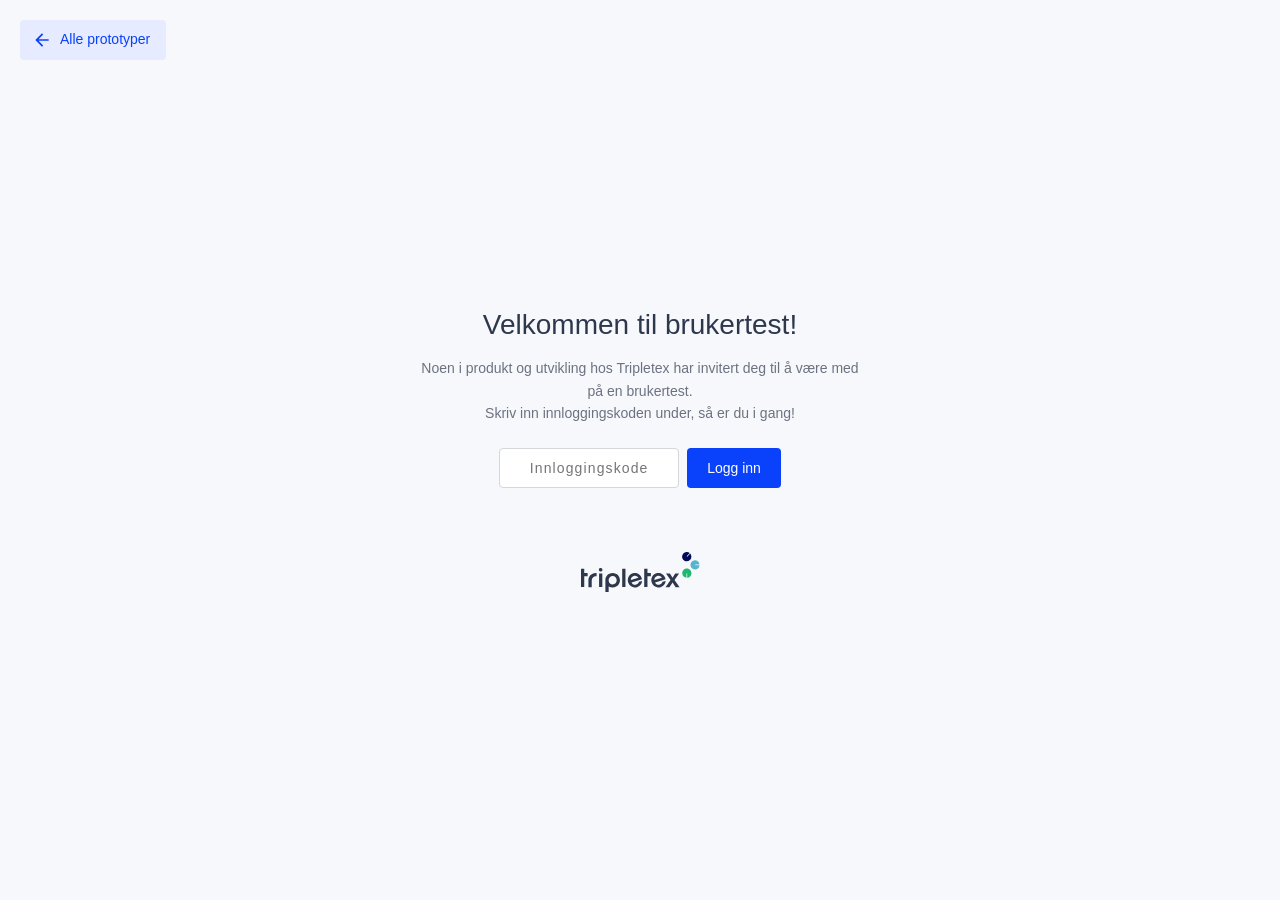
<file: gate.html>
<!DOCTYPE html>
<html lang="no">
<head>
  <meta charset="UTF-8">
  <meta name="viewport" content="width=device-width, initial-scale=1.0">
  <title>Logg inn – Tripletex brukertest</title>
  <link rel="stylesheet" href="https://cdn.tripletex.no/google-fonts/rubik-400-500-800.css">
  <link rel="stylesheet" href="_system/tokens.css">
  <style>
    *, *::before, *::after { box-sizing: border-box; margin: 0; padding: 0; }

    html, body {
      height: 100%;
      font: 14px/1.5 "Rubik", sans-serif;
      color: var(--text-primary);
      background: var(--surface-background);
    }

    .gate-wrap {
      min-height: 100vh;
      display: flex;
      flex-direction: column;
      align-items: center;
      justify-content: center;
      padding: var(--space-24);
      background: var(--surface-background);
    }

    /* Back button */
    .back-btn {
      position: fixed;
      top: var(--space-20);
      left: var(--space-20);
      display: inline-flex;
      align-items: center;
      gap: var(--space-8);
      height: 40px;
      padding: 0 var(--space-16) 0 var(--space-12);
      background: var(--surface-info-hover);
      border: none;
      border-radius: var(--radius-default);
      font: 14px/1.4 "Rubik", sans-serif;
      color: var(--text-action);
      text-decoration: none;
      cursor: pointer;
    }
    .back-btn:hover { background: var(--surface-info-highlight); }
    .back-btn svg { width: 20px; height: 20px; flex-shrink: 0; }

    /* Card */
    .gate-card {
      width: 100%;
      max-width: 440px;
      text-align: center;
    }

    .gate-title {
      font: 500 28px/1.2 "Rubik", sans-serif;
      color: var(--text-primary);
      margin-bottom: var(--space-16);
    }

    .gate-desc {
      font: 14px/1.6 "Rubik", sans-serif;
      color: var(--text-muted);
      margin-bottom: var(--space-24);
    }

    /* Input row */
    .gate-form {
      display: flex;
      align-items: center;
      justify-content: center;
      gap: var(--space-8);
      margin-bottom: var(--space-8);
    }

    .gate-input {
      width: 180px;
      height: 40px;
      padding: 0 var(--space-12);
      border: 1px solid var(--border-muted);
      border-radius: var(--radius-default);
      font: 14px/1 "Rubik", sans-serif;
      color: var(--text-primary);
      background: var(--surface-default);
      outline: none;
      text-align: center;
      letter-spacing: 0.08em;
    }
    .gate-input:focus { border-color: var(--action-primary-rest); }
    .gate-input.is-error { border-color: var(--surface-error-active); }

    .gate-submit {
      height: 40px;
      padding: 0 var(--space-20);
      background: var(--action-primary-rest);
      border: none;
      border-radius: var(--radius-default);
      font: 14px/1 "Rubik", sans-serif;
      color: var(--text-on-action);
      cursor: pointer;
    }
    .gate-submit:hover { background: var(--action-primary-hover); }

    .gate-error {
      font: 13px/1 "Rubik", sans-serif;
      color: var(--surface-error-active);
      min-height: 16px;
      margin-bottom: var(--space-32);
    }

    /* Logo */
    .gate-logo {
      display: flex;
      justify-content: center;
      margin-top: var(--space-40);
    }
  </style>
</head>
<body>

<a class="back-btn" href="index.html">
  <svg viewBox="0 0 24 24" fill="currentColor"><path d="M20 11H7.83l5.59-5.59L12 4l-8 8 8 8 1.41-1.41L7.83 13H20v-2z"/></svg>
  Alle prototyper
</a>

<div class="gate-wrap">
  <div class="gate-card">
    <h1 class="gate-title">Velkommen til brukertest!</h1>
    <p class="gate-desc">Noen i produkt og utvikling hos Tripletex har invitert deg til å være med på en brukertest.<br>Skriv inn innloggingskoden under, så er du i gang!</p>

    <div class="gate-form">
      <input class="gate-input" id="codeInput" type="text" placeholder="Innloggingskode" autocomplete="off" spellcheck="false">
      <button class="gate-submit" id="submitBtn">Logg inn</button>
    </div>
    <p class="gate-error" id="errorMsg"></p>

    <div class="gate-logo">
      <svg width="119" height="40" viewBox="0 0 119 40" fill="none" xmlns="http://www.w3.org/2000/svg">
        <g clip-path="url(#clip0_gate)">
          <path d="M61.0765 27.3655C60.6713 25.0034 59.4972 23.1027 57.4288 21.9008C56.6033 21.4429 55.6944 21.1551 54.7558 21.0543C53.8172 20.9535 52.868 21.0418 51.9641 21.314C47.9949 22.46 46.039 26.5831 47.1143 30.3007C47.3721 31.2117 47.8082 32.0624 48.3975 32.8034C48.9867 33.5444 49.7173 34.161 50.5467 34.6174C51.3762 35.0737 52.2881 35.3608 53.2294 35.4619C54.1707 35.5631 55.1227 35.4762 56.0302 35.2064C57.3604 34.8319 58.5453 34.0617 59.4276 32.998C60.3781 31.8363 60.9706 30.4233 61.1328 28.931L57.9043 29.8674C57.5969 31.0979 56.7861 32.1036 55.2628 32.5509C53.4737 33.0681 51.2796 32.4531 50.5389 30.3986L61.0765 27.3655ZM49.8816 27.9943C49.63 26.6946 50.4266 24.654 52.7468 23.9831C55.011 23.2982 56.8419 24.654 57.3031 25.8558L49.8816 27.9943Z" fill="#2E384D"/>
          <path d="M84.6127 27.3655C84.2074 25.0034 83.0334 23.1027 80.9649 21.9008C80.1394 21.4429 79.2306 21.1551 78.292 21.0543C77.3534 20.9535 76.4041 21.0418 75.5002 21.314C71.531 22.46 69.5752 26.5831 70.6504 30.3007C70.9091 31.2127 71.3464 32.0642 71.9369 32.8058C72.5274 33.5474 73.2593 34.1643 74.0902 34.6207C74.9211 35.0771 75.8344 35.3639 76.777 35.4645C77.7197 35.565 78.6729 35.4773 79.5813 35.2064C80.9111 34.8317 82.0955 34.0616 82.9775 32.9982C83.9281 31.8365 84.5205 30.4235 84.6827 28.9312L81.4542 29.8676C81.1468 31.0981 80.3361 32.1038 78.8128 32.5511C77.0237 33.0683 74.8295 32.4532 74.0888 30.3988L84.6127 27.3655ZM73.4178 27.9943C73.1662 26.6946 73.9627 24.654 76.2828 23.9831C78.547 23.2982 80.3779 24.654 80.839 25.8558L73.4178 27.9943Z" fill="#2E384D"/>
          <path d="M84.5283 35.2345H88.4696L91.5584 30.5524L94.6192 35.2345H98.6024L93.515 28.0506L98.0853 21.6076H94.2139L91.5584 25.8006L88.9028 21.6076H84.9756L89.5598 28.0508L84.5283 35.2345Z" fill="#2E384D"/>
          <path d="M38.9646 28.3016C38.9646 31.8236 36.4069 35.5138 31.669 35.5138C30.2538 35.5372 28.8616 35.1539 27.6577 34.4096V40.0002H24.3874V28.9166C24.3734 28.707 24.3594 28.4973 24.3594 28.2877V28.2597C24.3594 24.7657 26.917 21.0618 31.655 21.0618C36.4064 21.0759 38.9646 24.7935 38.9646 28.3016ZM35.694 28.2735C35.694 25.8695 33.8912 24.0946 31.655 24.0946C29.4746 24.0946 27.7136 25.7858 27.6297 28.0918H27.6437V28.7767C27.7339 29.7779 28.1957 30.709 28.9381 31.3868C29.6805 32.0645 30.6497 32.4398 31.655 32.4387C33.8912 32.4527 35.694 30.6776 35.694 28.2735Z" fill="#2E384D"/>
          <path d="M41.1885 16.7161V35.0949H44.4591V16.7161H41.1885Z" fill="#2E384D"/>
          <path d="M18.0852 21.4681H21.3412V35.0949H18.0852V21.4681ZM19.6505 19.4975C20.0071 19.4975 20.3557 19.3917 20.6522 19.1936C20.9486 18.9955 21.1797 18.714 21.3162 18.3845C21.4526 18.0551 21.4883 17.6926 21.4188 17.3429C21.3492 16.9932 21.1775 16.6719 20.9254 16.4198C20.6732 16.1676 20.352 15.9959 20.0023 15.9264C19.6525 15.8568 19.29 15.8925 18.9606 16.029C18.6312 16.1654 18.3496 16.3965 18.1515 16.693C17.9534 16.9895 17.8476 17.338 17.8476 17.6946C17.8488 18.1724 18.0392 18.6303 18.377 18.9681C18.7149 19.3059 19.1727 19.4963 19.6505 19.4975Z" fill="#2E384D"/>
          <path d="M10.7208 28.1905C10.8047 25.8432 12.5935 24.1375 14.8019 24.1375C15.0643 24.1393 15.3261 24.1626 15.5846 24.2073V21.1185C15.3247 21.0903 15.0634 21.0763 14.8019 21.0767C9.9937 21.0767 7.40807 24.8363 7.40807 28.3582V28.3863C7.40807 28.5958 7.42208 28.8056 7.43609 29.0151V35.1366H10.7344L10.7208 28.1905Z" fill="#2E384D"/>
          <path d="M6.63871 20.9366H3.25594V16.7298H0V35.0806H3.25594V24.2071H6.63871V20.9366Z" fill="#2E384D"/>
          <path d="M69.8539 20.9366H66.4712V16.7298H63.2152V35.0806H66.4712V24.2071H69.8539V20.9366Z" fill="#2E384D"/>
          <path d="M114.297 13.2917V12.5508H118.658C118.569 11.4605 118.099 10.4364 117.33 9.65773C116.588 8.91099 115.613 8.44032 114.566 8.32369C113.52 8.20706 112.465 8.45147 111.576 9.01644C110.688 9.5814 110.019 10.433 109.681 11.4301C109.342 12.4272 109.355 13.51 109.716 14.499C110.077 15.488 110.766 16.3239 111.667 16.8682C112.569 17.4124 113.629 17.6323 114.672 17.4915C115.716 17.3507 116.68 16.8576 117.405 16.0938C118.13 15.3301 118.572 14.3417 118.658 13.2923L114.297 13.2917Z" fill="#58B3CD"/>
          <path d="M105.466 21.3836H106.207V25.7443C107.298 25.6549 108.322 25.1849 109.1 24.4165C109.847 23.6742 110.318 22.699 110.434 21.6525C110.551 20.606 110.307 19.5511 109.742 18.6626C109.177 17.774 108.325 17.1052 107.328 16.7669C106.331 16.4286 105.248 16.4411 104.259 16.8024C103.27 17.1637 102.434 17.8521 101.89 18.7535C101.346 19.6549 101.126 20.7152 101.266 21.7586C101.407 22.8021 101.9 23.7662 102.664 24.491C103.428 25.2159 104.416 25.6581 105.466 25.7443L105.466 21.3836Z" fill="#1AB96D"/>
          <path d="M106.165 4.69607L105.648 4.1789L108.722 1.10413C107.815 0.330029 106.643 -0.0627243 105.452 0.00816651C104.261 0.0790574 103.144 0.608091 102.334 1.48441C101.525 2.36074 101.086 3.51634 101.109 4.70907C101.133 5.90181 101.617 7.03911 102.461 7.88266C103.305 8.72622 104.442 9.21056 105.635 9.23421C106.827 9.25785 107.983 8.81896 108.859 8.00949C109.736 7.20003 110.265 6.08281 110.335 4.89195C110.406 3.70109 110.014 2.52901 109.24 1.62129L106.165 4.69607Z" fill="#010A59"/>
        </g>
        <defs>
          <clipPath id="clip0_gate">
            <rect width="118.658" height="40.0002" fill="white"/>
          </clipPath>
        </defs>
      </svg>
    </div>
  </div>
</div>

<script>
  // code → which destination groups it unlocks
  var ACCESS = {
    'antony': ['konsern', 'patterns'],
    'test':   ['components']
  };

  // destination group → regex that matches the target URL
  var GROUPS = {
    konsern:    /konsern/i,
    patterns:   /patterns/i,
    components: /Components/i
  };

  var params = new URLSearchParams(location.search);
  var dest   = params.get('to') || 'index.html';

  function groupFor(url) {
    for (var g in GROUPS) {
      if (GROUPS[g].test(url)) return g;
    }
    return null;
  }

  function tryLogin() {
    var code  = document.getElementById('codeInput').value.trim().toLowerCase();
    var input = document.getElementById('codeInput');
    var err   = document.getElementById('errorMsg');
    var group = groupFor(dest);
    var allowed = ACCESS[code] || [];

    if (allowed.indexOf(group) !== -1) {
      sessionStorage.setItem('tx-auth-' + group, code);
      location.href = dest;
    } else {
      input.classList.add('is-error');
      err.textContent = 'Feil kode. Prøv igjen.';
    }
  }

  document.getElementById('submitBtn').addEventListener('click', tryLogin);
  document.getElementById('codeInput').addEventListener('keydown', function(e) {
    if (e.key === 'Enter') tryLogin();
    document.getElementById('codeInput').classList.remove('is-error');
    document.getElementById('errorMsg').textContent = '';
  });
</script>
</body>
</html>
</file>
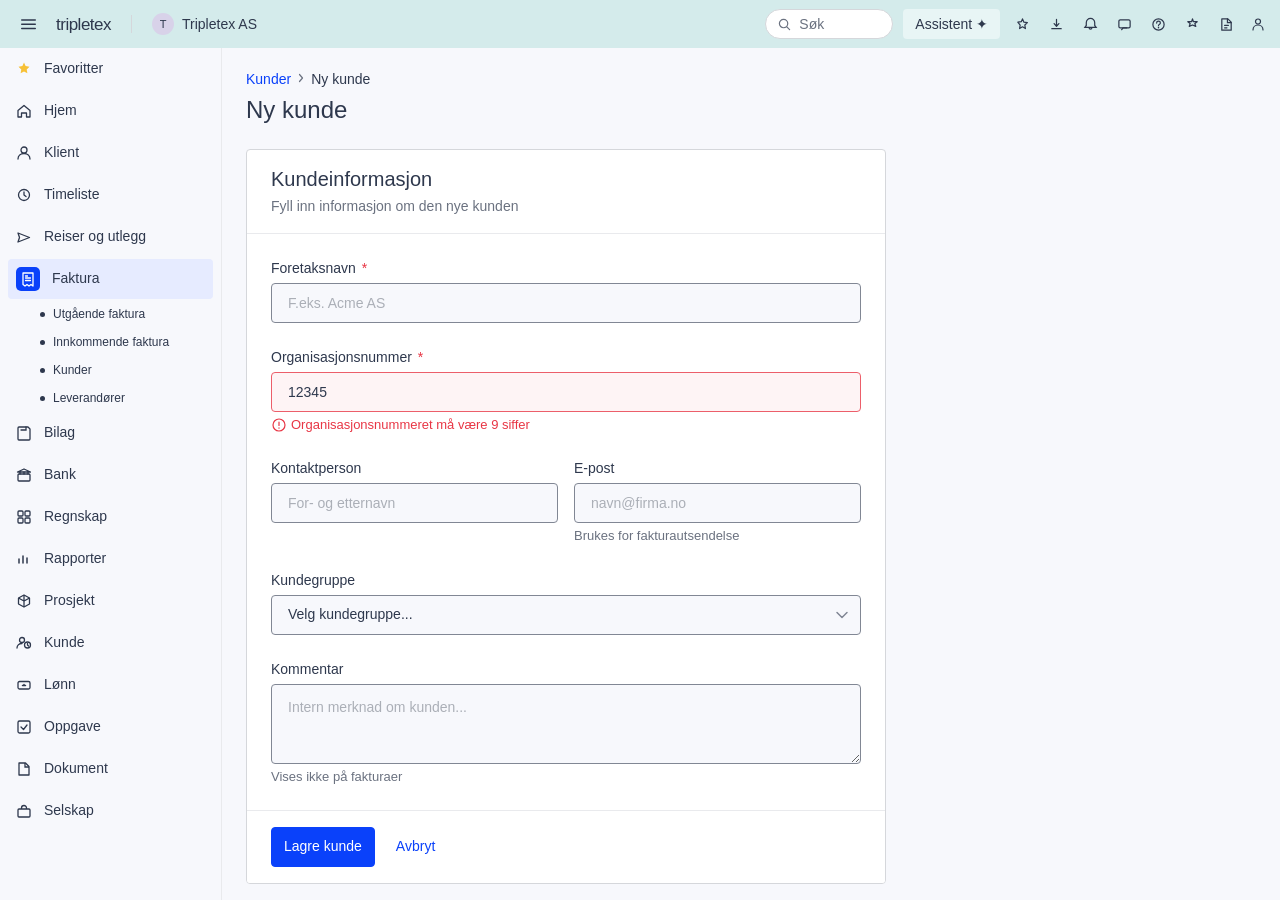
<file: _templates/side-med-skjema.html>
<!DOCTYPE html>
<html lang="no">
<head>
  <meta charset="UTF-8">
  <meta name="viewport" content="width=device-width, initial-scale=1.0">
  <title>Ny kunde – Tripletex</title>
  <link rel="stylesheet" href="https://cdn.tripletex.no/google-fonts/rubik-400-500-800.css">
  <link rel="stylesheet" href="../_system/tokens.css">
  <link rel="stylesheet" href="../_system/components.css">
  <link rel="stylesheet" href="../_system/layout.css">
</head>
<body>

<div class="app-shell">

  <!-- TOPBAR -->
  <header class="app-topbar">
    <div class="topbar-left">
      <button class="topbar-icon-btn" title="Meny">
        <svg viewBox="0 0 16 16" fill="none"><rect y="2.5" width="16" height="1.5" rx="0.75" fill="currentColor"/><rect y="7" width="16" height="1.5" rx="0.75" fill="currentColor"/><rect y="11.5" width="16" height="1.5" rx="0.75" fill="currentColor"/></svg>
      </button>
      <span class="topbar-logo">tripletex</span>
      <span class="topbar-sep"></span>
      <div class="topbar-company">
        <span class="topbar-company-badge">T</span>
        <span class="topbar-company-name">Tripletex AS</span>
      </div>
    </div>
    <div class="topbar-right">
      <div class="topbar-search">
        <svg viewBox="0 0 14 14" fill="none"><circle cx="6" cy="6" r="4.5" stroke="currentColor" stroke-width="1.3"/><path d="M9.5 9.5L12.5 12.5" stroke="currentColor" stroke-width="1.3" stroke-linecap="round"/></svg>
        Søk
      </div>
      <button class="topbar-assistant">Assistent ✦</button>
      <button class="topbar-icon-btn" title="Favoritter"><svg viewBox="0 0 16 16" fill="none"><path d="M8 2l1.5 3.5 3.7.5-2.7 2.6.6 3.7L8 10.5l-3.1 1.8.6-3.7L3 5.5l3.7-.5L8 2z" stroke="currentColor" stroke-width="1.3" stroke-linejoin="round"/></svg></button>
      <button class="topbar-icon-btn" title="Last ned"><svg viewBox="0 0 16 16" fill="none"><path d="M8 2.5v7M5.5 7l2.5 3 2.5-3" stroke="currentColor" stroke-width="1.3" stroke-linecap="round" stroke-linejoin="round"/><path d="M3 12.5h10" stroke="currentColor" stroke-width="1.3" stroke-linecap="round"/></svg></button>
      <button class="topbar-icon-btn" title="Varsler"><svg viewBox="0 0 16 16" fill="none"><path d="M8 1.5A4.5 4.5 0 003.5 6v3L2 11h12l-1.5-2V6A4.5 4.5 0 008 1.5z" stroke="currentColor" stroke-width="1.3"/><path d="M6.5 11.5a1.5 1.5 0 003 0" stroke="currentColor" stroke-width="1.3"/></svg></button>
      <button class="topbar-icon-btn" title="Meldinger"><svg viewBox="0 0 16 16" fill="none"><rect x="2" y="3" width="12" height="8.5" rx="1.5" stroke="currentColor" stroke-width="1.3"/><path d="M5 13.5l1.5-2h4" stroke="currentColor" stroke-width="1.3" stroke-linecap="round" stroke-linejoin="round"/></svg></button>
      <button class="topbar-icon-btn" title="Hjelp"><svg viewBox="0 0 16 16" fill="none"><circle cx="8" cy="8" r="6" stroke="currentColor" stroke-width="1.3"/><path d="M8 11v.5" stroke="currentColor" stroke-width="1.5" stroke-linecap="round"/><path d="M6 6.5a2 2 0 114 0c0 1.5-2 1.5-2 2.5" stroke="currentColor" stroke-width="1.3" stroke-linecap="round"/></svg></button>
      <button class="topbar-icon-btn" title="Kunngjøringer"><svg viewBox="0 0 16 16" fill="none"><path d="M8 2l1 3H13l-2.5 2 1 3L8 8.5 4.5 10l1-3L3 5h4L8 2z" stroke="currentColor" stroke-width="1.3" stroke-linejoin="round"/></svg></button>
      <button class="topbar-icon-btn" title="Rapporter"><svg viewBox="0 0 16 16" fill="none"><path d="M4 2h5.5L13 5.5V14H3V2z" stroke="currentColor" stroke-width="1.3" stroke-linejoin="round"/><path d="M9 2v4h4M6 9h4M6 11.5h2.5" stroke="currentColor" stroke-width="1.3" stroke-linecap="round"/></svg></button>
      <button class="topbar-user-btn" title="Bruker"><svg viewBox="0 0 14 14" fill="none"><circle cx="7" cy="4.5" r="2.5" stroke="currentColor" stroke-width="1.2"/><path d="M2 13c0-2.8 2.2-5 5-5s5 2.2 5 5" stroke="currentColor" stroke-width="1.2" stroke-linecap="round"/></svg></button>
    </div>
  </header>

  <div class="app-body">

    <!-- SIDEBAR -->
    <nav class="sidebar">
      <a class="nav-item" href="#"><span class="nav-icon" style="color:var(--surface-warning-active);"><svg viewBox="0 0 16 16" fill="currentColor"><path d="M8 1.5l1.6 3.6 3.9.6-2.8 2.7.7 3.9L8 10.5l-3.4 1.8.7-3.9L2.5 5.7l3.9-.6L8 1.5z"/></svg></span>Favoritter</a>
      <a class="nav-item" href="#"><span class="nav-icon"><svg viewBox="0 0 16 16" fill="none"><path d="M2 7.5l6-5 6 5V14H10.5v-4h-5v4H2V7.5z" stroke="currentColor" stroke-width="1.3" stroke-linejoin="round"/></svg></span>Hjem</a>
      <a class="nav-item" href="#"><span class="nav-icon"><svg viewBox="0 0 16 16" fill="none"><circle cx="8" cy="5" r="3" stroke="currentColor" stroke-width="1.3"/><path d="M2 14c0-3.3 2.7-5.5 6-5.5s6 2.2 6 5.5" stroke="currentColor" stroke-width="1.3" stroke-linecap="round"/></svg></span>Klient</a>
      <a class="nav-item" href="#"><span class="nav-icon"><svg viewBox="0 0 16 16" fill="none"><circle cx="8" cy="8" r="5.5" stroke="currentColor" stroke-width="1.3"/><path d="M8 5v3l2 1.5" stroke="currentColor" stroke-width="1.3" stroke-linecap="round" stroke-linejoin="round"/></svg></span>Timeliste</a>
      <a class="nav-item" href="#"><span class="nav-icon"><svg viewBox="0 0 16 16" fill="none"><path d="M13.5 8.5L2 13l1.5-4.5L2 4l11.5 4.5z" stroke="currentColor" stroke-width="1.3" stroke-linejoin="round"/></svg></span>Reiser og utlegg</a>
      <div class="nav-item nav-item--active"><span class="nav-icon"><svg viewBox="0 0 16 16" fill="none"><path d="M3 2h10v13l-2-1.5-2 1.5-2-1.5-2 1.5-2-1.5V2z" stroke="currentColor" stroke-width="1.3" stroke-linejoin="round"/><path d="M5.5 7h5M5.5 9.5h5M5.5 5h2" stroke="currentColor" stroke-width="1.3" stroke-linecap="round"/></svg></span>Faktura</div>
      <a class="nav-sub" href="#"><span class="nav-bullet"></span>Utgående faktura</a>
      <a class="nav-sub" href="#"><span class="nav-bullet"></span>Innkommende faktura</a>
      <a class="nav-sub nav-sub--active" href="#"><span class="nav-bullet"></span>Kunder</a>
      <a class="nav-sub" href="#"><span class="nav-bullet"></span>Leverandører</a>
      <a class="nav-item" href="#"><span class="nav-icon"><svg viewBox="0 0 16 16" fill="none"><path d="M4 2h8l2 2v10a1 1 0 01-1 1H3a1 1 0 01-1-1V3a1 1 0 011-1z" stroke="currentColor" stroke-width="1.3" stroke-linejoin="round"/><path d="M10 2v3H5" stroke="currentColor" stroke-width="1.3" stroke-linecap="round"/></svg></span>Bilag</a>
      <a class="nav-item" href="#"><span class="nav-icon"><svg viewBox="0 0 16 16" fill="none"><rect x="2" y="7" width="12" height="7" rx="1" stroke="currentColor" stroke-width="1.3"/><path d="M4 7V5M8 7V5M12 7V5" stroke="currentColor" stroke-width="1.3" stroke-linecap="round"/><path d="M1.5 5h13l-6.5-3L1.5 5z" stroke="currentColor" stroke-width="1.3" stroke-linejoin="round"/></svg></span>Bank</a>
      <a class="nav-item" href="#"><span class="nav-icon"><svg viewBox="0 0 16 16" fill="none"><rect x="2" y="2" width="5" height="5" rx="1" stroke="currentColor" stroke-width="1.3"/><rect x="9" y="2" width="5" height="5" rx="1" stroke="currentColor" stroke-width="1.3"/><rect x="2" y="9" width="5" height="5" rx="1" stroke="currentColor" stroke-width="1.3"/><rect x="9" y="9" width="5" height="5" rx="1" stroke="currentColor" stroke-width="1.3"/></svg></span>Regnskap</a>
      <a class="nav-item" href="#"><span class="nav-icon"><svg viewBox="0 0 16 16" fill="none"><path d="M3 12V8M7 12V5M11 12V7" stroke="currentColor" stroke-width="1.5" stroke-linecap="round"/></svg></span>Rapporter</a>
      <a class="nav-item" href="#"><span class="nav-icon"><svg viewBox="0 0 16 16" fill="none"><path d="M8 2L2.5 5v6L8 14l5.5-3V5L8 2z" stroke="currentColor" stroke-width="1.3" stroke-linejoin="round"/><path d="M8 2v12M2.5 5L8 8l5.5-3" stroke="currentColor" stroke-width="1.3"/></svg></span>Prosjekt</a>
      <a class="nav-item" href="#"><span class="nav-icon"><svg viewBox="0 0 16 16" fill="none"><circle cx="6" cy="5" r="2.5" stroke="currentColor" stroke-width="1.3"/><path d="M1 13c0-2.5 2.2-4.5 5-4.5" stroke="currentColor" stroke-width="1.3" stroke-linecap="round"/><circle cx="11.5" cy="10" r="3" stroke="currentColor" stroke-width="1.3"/><path d="M11.5 8.5v1.5l1 1" stroke="currentColor" stroke-width="1.3" stroke-linecap="round" stroke-linejoin="round"/></svg></span>Kunde</a>
      <a class="nav-item" href="#"><span class="nav-icon"><svg viewBox="0 0 16 16" fill="none"><rect x="2" y="4.5" width="12" height="7.5" rx="1.5" stroke="currentColor" stroke-width="1.3"/><path d="M8 7.5v1M6.5 8.5h3" stroke="currentColor" stroke-width="1.5" stroke-linecap="round"/></svg></span>Lønn</a>
      <a class="nav-item" href="#"><span class="nav-icon"><svg viewBox="0 0 16 16" fill="none"><rect x="2" y="2" width="12" height="12" rx="1.5" stroke="currentColor" stroke-width="1.3"/><path d="M5 8l2.5 2.5L11 6" stroke="currentColor" stroke-width="1.3" stroke-linecap="round" stroke-linejoin="round"/></svg></span>Oppgave</a>
      <a class="nav-item" href="#"><span class="nav-icon"><svg viewBox="0 0 16 16" fill="none"><path d="M4 2h5.5L13 5.5V14H3V2z" stroke="currentColor" stroke-width="1.3" stroke-linejoin="round"/><path d="M9 2v4h4" stroke="currentColor" stroke-width="1.3"/></svg></span>Dokument</a>
      <a class="nav-item" href="#"><span class="nav-icon"><svg viewBox="0 0 16 16" fill="none"><rect x="2" y="6" width="12" height="8" rx="1" stroke="currentColor" stroke-width="1.3"/><path d="M5.5 6V5a2.5 2.5 0 015 0v1" stroke="currentColor" stroke-width="1.3"/></svg></span>Selskap</a>
    </nav>

    <!-- MAIN CONTENT -->
    <main class="main-content">
      <div class="page">

        <!-- SIDEHODE med brødsmuler -->
        <div>
          <nav class="breadcrumb" style="margin-bottom: var(--space-8);">
            <a href="#">Kunder</a>
            <span class="breadcrumb-sep">
              <svg width="12" height="12" viewBox="0 0 12 12" fill="none"><path d="M4.5 2.5l3 3.5-3 3.5" stroke="currentColor" stroke-width="1.2" stroke-linecap="round" stroke-linejoin="round"/></svg>
            </span>
            <span class="breadcrumb-current">Ny kunde</span>
          </nav>
          <div class="page-header">
            <h1 class="page-title">Ny kunde</h1>
          </div>
        </div>

        <!-- SKJEMA-KORT -->
        <div class="card" style="max-width: 640px;">

          <div class="card-header">
            <div>
              <div class="card-title">Kundeinformasjon</div>
              <div class="card-subtitle">Fyll inn informasjon om den nye kunden</div>
            </div>
          </div>

          <div class="card-body card-body--form">

            <!-- Foretaksnavn (required) -->
            <div class="form-group">
              <label class="input-label" for="foretaksnavn">
                Foretaksnavn <span class="required">*</span>
              </label>
              <input class="input" id="foretaksnavn" type="text" placeholder="F.eks. Acme AS">
            </div>

            <!-- Org.nr. (med error-state) -->
            <div class="form-group">
              <label class="input-label" for="orgnr">
                Organisasjonsnummer <span class="required">*</span>
              </label>
              <input class="input input-error" id="orgnr" type="text" placeholder="9 siffer" value="12345">
              <span class="input-error-msg">
                <svg width="16" height="16" viewBox="0 0 20 20" fill="none"><circle cx="10" cy="10" r="7.5" stroke="currentColor" stroke-width="1.5"/><path d="M10 6.5v4M10 13.5v.5" stroke="currentColor" stroke-width="1.5" stroke-linecap="round"/></svg>
                Organisasjonsnummeret må være 9 siffer
              </span>
            </div>

            <!-- To kolonner: Kontaktperson + E-post -->
            <div style="display: grid; grid-template-columns: 1fr 1fr; gap: var(--space-16);">

              <div class="form-group">
                <label class="input-label" for="kontaktperson">Kontaktperson</label>
                <input class="input" id="kontaktperson" type="text" placeholder="For- og etternavn">
              </div>

              <div class="form-group">
                <label class="input-label" for="epost">E-post</label>
                <input class="input" id="epost" type="email" placeholder="navn@firma.no">
                <span class="input-hint">Brukes for fakturautsendelse</span>
              </div>

            </div>

            <!-- Kundegruppe (select) -->
            <div class="form-group">
              <label class="input-label" for="kundegruppe">Kundegruppe</label>
              <select class="input" id="kundegruppe">
                <option value="">Velg kundegruppe...</option>
                <option>Privatkunde</option>
                <option>Bedriftskunde</option>
                <option>Offentlig sektor</option>
                <option>Partner</option>
              </select>
            </div>

            <!-- Kommentar (textarea) -->
            <div class="form-group">
              <label class="input-label" for="kommentar">Kommentar</label>
              <textarea class="input" id="kommentar" placeholder="Intern merknad om kunden..."></textarea>
              <span class="input-hint">Vises ikke på fakturaer</span>
            </div>

          </div>

          <div class="card-footer">
            <button class="btn btn-primary">Lagre kunde</button>
            <button class="btn btn-tertiary">Avbryt</button>
          </div>

        </div>

      </div>
    </main>

  </div>
</div>

</body>
</html>
</file>
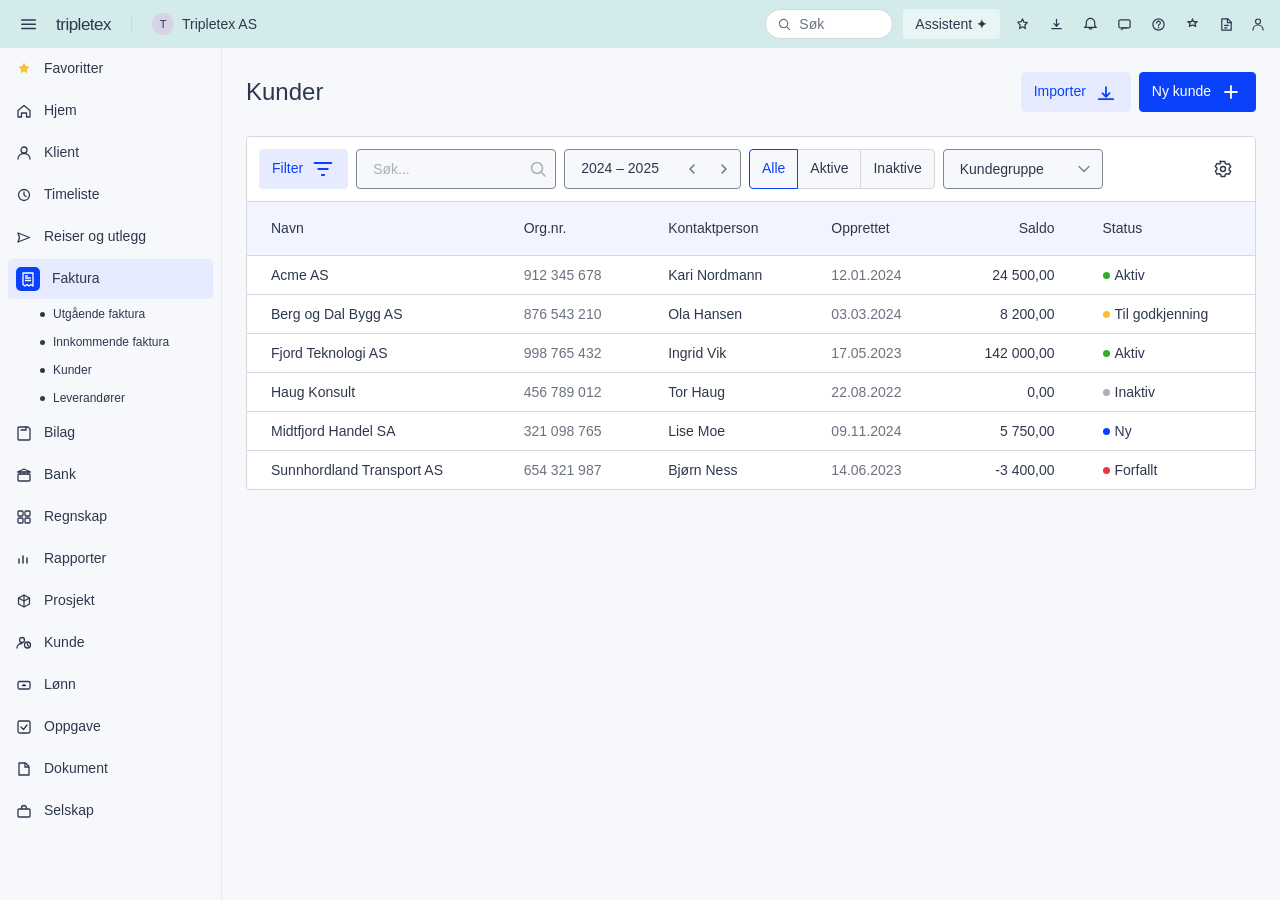
<file: _templates/side-med-tabell.html>
<!DOCTYPE html>
<html lang="no">
<head>
  <meta charset="UTF-8">
  <meta name="viewport" content="width=device-width, initial-scale=1.0">
  <title>Kunder – Tripletex</title>
  <link rel="stylesheet" href="https://cdn.tripletex.no/google-fonts/rubik-400-500-800.css">
  <link rel="stylesheet" href="../_system/tokens.css">
  <link rel="stylesheet" href="../_system/components.css">
  <link rel="stylesheet" href="../_system/layout.css">
</head>
<body>

<div class="app-shell">

  <!-- TOPBAR -->
  <header class="app-topbar">
    <div class="topbar-left">
      <button class="topbar-icon-btn" title="Meny">
        <svg viewBox="0 0 16 16" fill="none"><rect y="2.5" width="16" height="1.5" rx="0.75" fill="currentColor"/><rect y="7" width="16" height="1.5" rx="0.75" fill="currentColor"/><rect y="11.5" width="16" height="1.5" rx="0.75" fill="currentColor"/></svg>
      </button>
      <span class="topbar-logo">tripletex</span>
      <span class="topbar-sep"></span>
      <div class="topbar-company">
        <span class="topbar-company-badge">T</span>
        <span class="topbar-company-name">Tripletex AS</span>
      </div>
    </div>
    <div class="topbar-right">
      <div class="topbar-search">
        <svg viewBox="0 0 14 14" fill="none"><circle cx="6" cy="6" r="4.5" stroke="currentColor" stroke-width="1.3"/><path d="M9.5 9.5L12.5 12.5" stroke="currentColor" stroke-width="1.3" stroke-linecap="round"/></svg>
        Søk
      </div>
      <button class="topbar-assistant">Assistent ✦</button>
      <button class="topbar-icon-btn" title="Favoritter"><svg viewBox="0 0 16 16" fill="none"><path d="M8 2l1.5 3.5 3.7.5-2.7 2.6.6 3.7L8 10.5l-3.1 1.8.6-3.7L3 5.5l3.7-.5L8 2z" stroke="currentColor" stroke-width="1.3" stroke-linejoin="round"/></svg></button>
      <button class="topbar-icon-btn" title="Last ned"><svg viewBox="0 0 16 16" fill="none"><path d="M8 2.5v7M5.5 7l2.5 3 2.5-3" stroke="currentColor" stroke-width="1.3" stroke-linecap="round" stroke-linejoin="round"/><path d="M3 12.5h10" stroke="currentColor" stroke-width="1.3" stroke-linecap="round"/></svg></button>
      <button class="topbar-icon-btn" title="Varsler"><svg viewBox="0 0 16 16" fill="none"><path d="M8 1.5A4.5 4.5 0 003.5 6v3L2 11h12l-1.5-2V6A4.5 4.5 0 008 1.5z" stroke="currentColor" stroke-width="1.3"/><path d="M6.5 11.5a1.5 1.5 0 003 0" stroke="currentColor" stroke-width="1.3"/></svg></button>
      <button class="topbar-icon-btn" title="Meldinger"><svg viewBox="0 0 16 16" fill="none"><rect x="2" y="3" width="12" height="8.5" rx="1.5" stroke="currentColor" stroke-width="1.3"/><path d="M5 13.5l1.5-2h4" stroke="currentColor" stroke-width="1.3" stroke-linecap="round" stroke-linejoin="round"/></svg></button>
      <button class="topbar-icon-btn" title="Hjelp"><svg viewBox="0 0 16 16" fill="none"><circle cx="8" cy="8" r="6" stroke="currentColor" stroke-width="1.3"/><path d="M8 11v.5" stroke="currentColor" stroke-width="1.5" stroke-linecap="round"/><path d="M6 6.5a2 2 0 114 0c0 1.5-2 1.5-2 2.5" stroke="currentColor" stroke-width="1.3" stroke-linecap="round"/></svg></button>
      <button class="topbar-icon-btn" title="Kunngjøringer"><svg viewBox="0 0 16 16" fill="none"><path d="M8 2l1 3H13l-2.5 2 1 3L8 8.5 4.5 10l1-3L3 5h4L8 2z" stroke="currentColor" stroke-width="1.3" stroke-linejoin="round"/></svg></button>
      <button class="topbar-icon-btn" title="Rapporter"><svg viewBox="0 0 16 16" fill="none"><path d="M4 2h5.5L13 5.5V14H3V2z" stroke="currentColor" stroke-width="1.3" stroke-linejoin="round"/><path d="M9 2v4h4M6 9h4M6 11.5h2.5" stroke="currentColor" stroke-width="1.3" stroke-linecap="round"/></svg></button>
      <button class="topbar-user-btn" title="Bruker"><svg viewBox="0 0 14 14" fill="none"><circle cx="7" cy="4.5" r="2.5" stroke="currentColor" stroke-width="1.2"/><path d="M2 13c0-2.8 2.2-5 5-5s5 2.2 5 5" stroke="currentColor" stroke-width="1.2" stroke-linecap="round"/></svg></button>
    </div>
  </header>

  <div class="app-body">

    <!-- SIDEBAR -->
    <nav class="sidebar">
      <a class="nav-item" href="#"><span class="nav-icon" style="color:var(--surface-warning-active);"><svg viewBox="0 0 16 16" fill="currentColor"><path d="M8 1.5l1.6 3.6 3.9.6-2.8 2.7.7 3.9L8 10.5l-3.4 1.8.7-3.9L2.5 5.7l3.9-.6L8 1.5z"/></svg></span>Favoritter</a>
      <a class="nav-item" href="#"><span class="nav-icon"><svg viewBox="0 0 16 16" fill="none"><path d="M2 7.5l6-5 6 5V14H10.5v-4h-5v4H2V7.5z" stroke="currentColor" stroke-width="1.3" stroke-linejoin="round"/></svg></span>Hjem</a>
      <a class="nav-item" href="#"><span class="nav-icon"><svg viewBox="0 0 16 16" fill="none"><circle cx="8" cy="5" r="3" stroke="currentColor" stroke-width="1.3"/><path d="M2 14c0-3.3 2.7-5.5 6-5.5s6 2.2 6 5.5" stroke="currentColor" stroke-width="1.3" stroke-linecap="round"/></svg></span>Klient</a>
      <a class="nav-item" href="#"><span class="nav-icon"><svg viewBox="0 0 16 16" fill="none"><circle cx="8" cy="8" r="5.5" stroke="currentColor" stroke-width="1.3"/><path d="M8 5v3l2 1.5" stroke="currentColor" stroke-width="1.3" stroke-linecap="round" stroke-linejoin="round"/></svg></span>Timeliste</a>
      <a class="nav-item" href="#"><span class="nav-icon"><svg viewBox="0 0 16 16" fill="none"><path d="M13.5 8.5L2 13l1.5-4.5L2 4l11.5 4.5z" stroke="currentColor" stroke-width="1.3" stroke-linejoin="round"/></svg></span>Reiser og utlegg</a>
      <div class="nav-item nav-item--active"><span class="nav-icon"><svg viewBox="0 0 16 16" fill="none"><path d="M3 2h10v13l-2-1.5-2 1.5-2-1.5-2 1.5-2-1.5V2z" stroke="currentColor" stroke-width="1.3" stroke-linejoin="round"/><path d="M5.5 7h5M5.5 9.5h5M5.5 5h2" stroke="currentColor" stroke-width="1.3" stroke-linecap="round"/></svg></span>Faktura</div>
      <a class="nav-sub" href="#"><span class="nav-bullet"></span>Utgående faktura</a>
      <a class="nav-sub" href="#"><span class="nav-bullet"></span>Innkommende faktura</a>
      <a class="nav-sub nav-sub--active" href="#"><span class="nav-bullet"></span>Kunder</a>
      <a class="nav-sub" href="#"><span class="nav-bullet"></span>Leverandører</a>
      <a class="nav-item" href="#"><span class="nav-icon"><svg viewBox="0 0 16 16" fill="none"><path d="M4 2h8l2 2v10a1 1 0 01-1 1H3a1 1 0 01-1-1V3a1 1 0 011-1z" stroke="currentColor" stroke-width="1.3" stroke-linejoin="round"/><path d="M10 2v3H5" stroke="currentColor" stroke-width="1.3" stroke-linecap="round"/></svg></span>Bilag</a>
      <a class="nav-item" href="#"><span class="nav-icon"><svg viewBox="0 0 16 16" fill="none"><rect x="2" y="7" width="12" height="7" rx="1" stroke="currentColor" stroke-width="1.3"/><path d="M4 7V5M8 7V5M12 7V5" stroke="currentColor" stroke-width="1.3" stroke-linecap="round"/><path d="M1.5 5h13l-6.5-3L1.5 5z" stroke="currentColor" stroke-width="1.3" stroke-linejoin="round"/></svg></span>Bank</a>
      <a class="nav-item" href="#"><span class="nav-icon"><svg viewBox="0 0 16 16" fill="none"><rect x="2" y="2" width="5" height="5" rx="1" stroke="currentColor" stroke-width="1.3"/><rect x="9" y="2" width="5" height="5" rx="1" stroke="currentColor" stroke-width="1.3"/><rect x="2" y="9" width="5" height="5" rx="1" stroke="currentColor" stroke-width="1.3"/><rect x="9" y="9" width="5" height="5" rx="1" stroke="currentColor" stroke-width="1.3"/></svg></span>Regnskap</a>
      <a class="nav-item" href="#"><span class="nav-icon"><svg viewBox="0 0 16 16" fill="none"><path d="M3 12V8M7 12V5M11 12V7" stroke="currentColor" stroke-width="1.5" stroke-linecap="round"/></svg></span>Rapporter</a>
      <a class="nav-item" href="#"><span class="nav-icon"><svg viewBox="0 0 16 16" fill="none"><path d="M8 2L2.5 5v6L8 14l5.5-3V5L8 2z" stroke="currentColor" stroke-width="1.3" stroke-linejoin="round"/><path d="M8 2v12M2.5 5L8 8l5.5-3" stroke="currentColor" stroke-width="1.3"/></svg></span>Prosjekt</a>
      <a class="nav-item" href="#"><span class="nav-icon"><svg viewBox="0 0 16 16" fill="none"><circle cx="6" cy="5" r="2.5" stroke="currentColor" stroke-width="1.3"/><path d="M1 13c0-2.5 2.2-4.5 5-4.5" stroke="currentColor" stroke-width="1.3" stroke-linecap="round"/><circle cx="11.5" cy="10" r="3" stroke="currentColor" stroke-width="1.3"/><path d="M11.5 8.5v1.5l1 1" stroke="currentColor" stroke-width="1.3" stroke-linecap="round" stroke-linejoin="round"/></svg></span>Kunde</a>
      <a class="nav-item" href="#"><span class="nav-icon"><svg viewBox="0 0 16 16" fill="none"><rect x="2" y="4.5" width="12" height="7.5" rx="1.5" stroke="currentColor" stroke-width="1.3"/><path d="M8 7.5v1M6.5 8.5h3" stroke="currentColor" stroke-width="1.5" stroke-linecap="round"/></svg></span>Lønn</a>
      <a class="nav-item" href="#"><span class="nav-icon"><svg viewBox="0 0 16 16" fill="none"><rect x="2" y="2" width="12" height="12" rx="1.5" stroke="currentColor" stroke-width="1.3"/><path d="M5 8l2.5 2.5L11 6" stroke="currentColor" stroke-width="1.3" stroke-linecap="round" stroke-linejoin="round"/></svg></span>Oppgave</a>
      <a class="nav-item" href="#"><span class="nav-icon"><svg viewBox="0 0 16 16" fill="none"><path d="M4 2h5.5L13 5.5V14H3V2z" stroke="currentColor" stroke-width="1.3" stroke-linejoin="round"/><path d="M9 2v4h4" stroke="currentColor" stroke-width="1.3"/></svg></span>Dokument</a>
      <a class="nav-item" href="#"><span class="nav-icon"><svg viewBox="0 0 16 16" fill="none"><rect x="2" y="6" width="12" height="8" rx="1" stroke="currentColor" stroke-width="1.3"/><path d="M5.5 6V5a2.5 2.5 0 015 0v1" stroke="currentColor" stroke-width="1.3"/></svg></span>Selskap</a>
    </nav>

    <!-- MAIN CONTENT -->
    <main class="main-content">
      <div class="page">

        <!-- SIDEHODE -->
        <div class="page-header">
          <h1 class="page-title">Kunder</h1>
          <div class="page-actions">
            <button class="btn btn-secondary">
              Importer
              <svg width="16" height="16" viewBox="0 0 20 20" fill="none"><path d="M10 14V6M7 11l3 3 3-3" stroke="currentColor" stroke-width="1.5" stroke-linecap="round" stroke-linejoin="round"/><path d="M4 16h12" stroke="currentColor" stroke-width="1.5" stroke-linecap="round"/></svg>
            </button>
            <button class="btn btn-primary">
              Ny kunde
              <svg width="16" height="16" viewBox="0 0 20 20" fill="none"><path d="M5 10h10M10 5v10" stroke="currentColor" stroke-width="1.5" stroke-linecap="round"/></svg>
            </button>
          </div>
        </div>

        <!-- TABELL-SEKSJON -->
        <div class="table-container">

          <!-- Verktøylinje -->
          <div class="table-toolbar">
            <div class="table-toolbar-filters">

              <!-- Filter-knapp -->
              <button class="btn btn-secondary">
                Filter
                <svg width="20" height="20" viewBox="0 0 20 20" fill="none"><path d="M3 5h14M6 10h8M9 15h2" stroke="currentColor" stroke-width="1.5" stroke-linecap="round"/></svg>
              </button>

              <!-- Søk med ikon -->
              <div class="input-search-wrap">
                <input class="input" type="search" placeholder="Søk...">
                <svg class="input-search-icon" viewBox="0 0 20 20" fill="none"><circle cx="9" cy="9" r="5.5" stroke="currentColor" stroke-width="1.5"/><path d="M13.5 13.5L17 17" stroke="currentColor" stroke-width="1.5" stroke-linecap="round"/></svg>
              </div>

              <!-- Periodenavigator -->
              <div class="period-nav">
                <span class="period-nav-label">2024 – 2025</span>
                <div class="period-nav-arrows">
                  <button class="period-nav-btn" title="Forrige">
                    <svg width="12" height="12" viewBox="0 0 12 12" fill="none"><path d="M8 10L4 6l4-4" stroke="currentColor" stroke-width="1.5" stroke-linecap="round" stroke-linejoin="round"/></svg>
                  </button>
                  <button class="period-nav-btn" title="Neste">
                    <svg width="12" height="12" viewBox="0 0 12 12" fill="none"><path d="M4 2l4 4-4 4" stroke="currentColor" stroke-width="1.5" stroke-linecap="round" stroke-linejoin="round"/></svg>
                  </button>
                </div>
              </div>

              <!-- Content switcher -->
              <div class="switcher">
                <button class="switcher-btn switcher-btn--active">Alle</button>
                <button class="switcher-btn">Aktive</button>
                <button class="switcher-btn">Inaktive</button>
              </div>

              <!-- Select: prisklasse -->
              <select class="input toolbar-select">
                <option value="">Kundegruppe</option>
                <option>Privatkunde</option>
                <option>Bedriftskunde</option>
                <option>Partner</option>
              </select>

            </div>

            <!-- Høyre: innstillinger -->
            <div class="table-toolbar-actions">
              <button class="icon-btn" title="Innstillinger">
                <svg viewBox="0 0 20 20" fill="none"><path d="M8.2 2.5h3.6l.6 2.2c.5.2 1 .4 1.4.7l2.1-.8 1.8 3.1-1.6 1.5c.1.3.1.5.1.8s0 .5-.1.8l1.6 1.5-1.8 3.1-2.1-.8c-.4.3-.9.5-1.4.7l-.6 2.2H8.2l-.6-2.2c-.5-.2-1-.4-1.4-.7l-2.1.8L2.3 12l1.6-1.5c-.1-.3-.1-.5-.1-.8s0-.5.1-.8L2.3 7.4l1.8-3.1 2.1.8c.4-.3.9-.5 1.4-.7l-.6-2.2z" stroke="currentColor" stroke-width="1.4" stroke-linejoin="round"/><circle cx="10" cy="10" r="2.5" stroke="currentColor" stroke-width="1.4"/></svg>
              </button>
            </div>
          </div>

          <!-- Tabell -->
          <table class="tx-table table-standard">
            <thead>
              <tr>
                <th>Navn</th>
                <th>Org.nr.</th>
                <th>Kontaktperson</th>
                <th>Opprettet</th>
                <th class="col-num">Saldo</th>
                <th>Status</th>
              </tr>
            </thead>
            <tbody>
              <tr>
                <td>Acme AS</td>
                <td class="col-muted">912 345 678</td>
                <td>Kari Nordmann</td>
                <td class="col-muted">12.01.2024</td>
                <td class="col-num">24 500,00</td>
                <td><span class="status-dot status-dot--success">Aktiv</span></td>
              </tr>
              <tr>
                <td>Berg og Dal Bygg AS</td>
                <td class="col-muted">876 543 210</td>
                <td>Ola Hansen</td>
                <td class="col-muted">03.03.2024</td>
                <td class="col-num">8 200,00</td>
                <td><span class="status-dot status-dot--warning">Til godkjenning</span></td>
              </tr>
              <tr>
                <td>Fjord Teknologi AS</td>
                <td class="col-muted">998 765 432</td>
                <td>Ingrid Vik</td>
                <td class="col-muted">17.05.2023</td>
                <td class="col-num">142 000,00</td>
                <td><span class="status-dot status-dot--success">Aktiv</span></td>
              </tr>
              <tr>
                <td>Haug Konsult</td>
                <td class="col-muted">456 789 012</td>
                <td>Tor Haug</td>
                <td class="col-muted">22.08.2022</td>
                <td class="col-num">0,00</td>
                <td><span class="status-dot status-dot--neutral">Inaktiv</span></td>
              </tr>
              <tr>
                <td>Midtfjord Handel SA</td>
                <td class="col-muted">321 098 765</td>
                <td>Lise Moe</td>
                <td class="col-muted">09.11.2024</td>
                <td class="col-num">5 750,00</td>
                <td><span class="status-dot status-dot--info">Ny</span></td>
              </tr>
              <tr>
                <td>Sunnhordland Transport AS</td>
                <td class="col-muted">654 321 987</td>
                <td>Bjørn Ness</td>
                <td class="col-muted">14.06.2023</td>
                <td class="col-num">-3 400,00</td>
                <td><span class="status-dot status-dot--error">Forfallt</span></td>
              </tr>
            </tbody>
          </table>

        </div>

      </div>
    </main>

  </div>
</div>

</body>
</html>
</file>
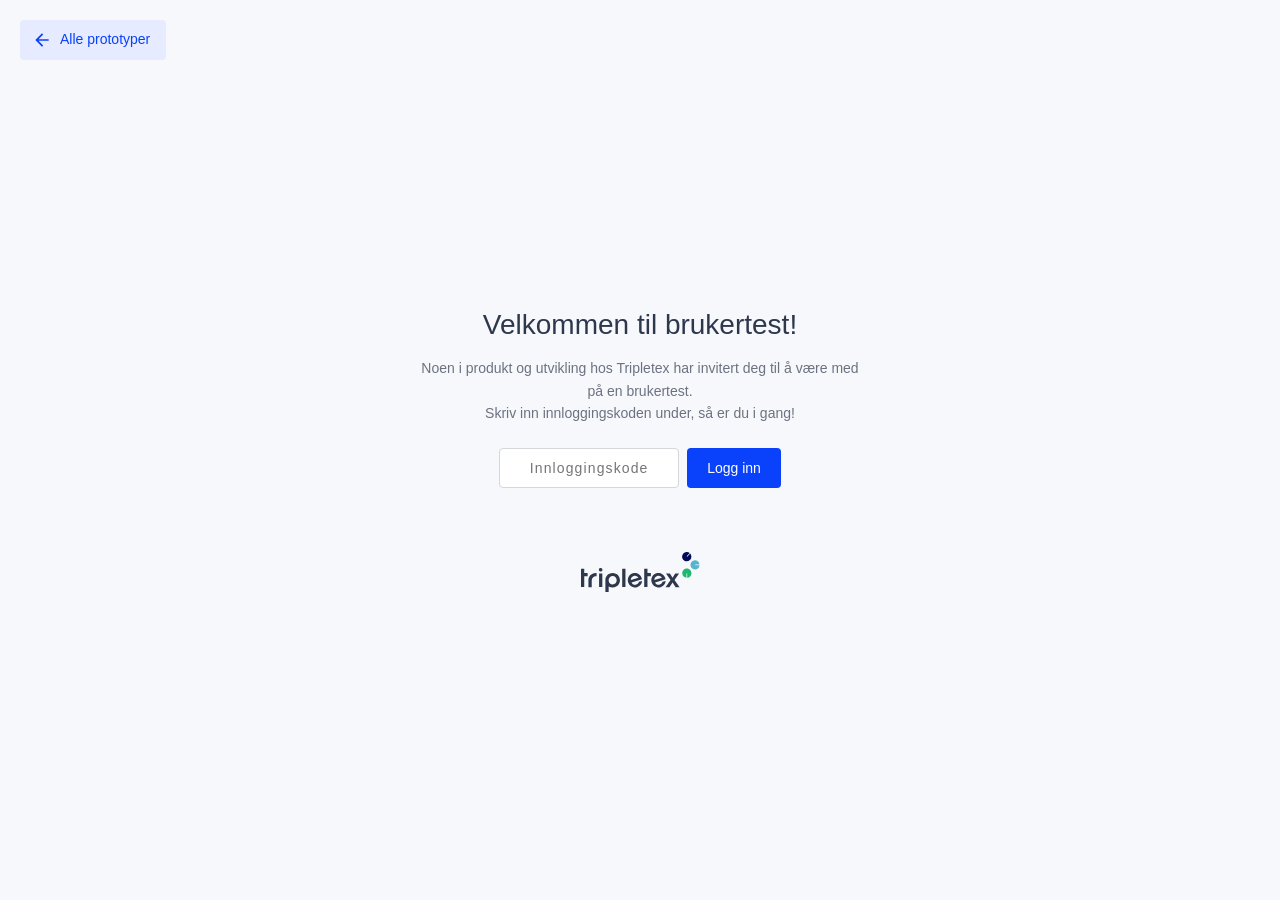
<file: prototyper/konsern-v1/enheter.html>
<!DOCTYPE html>
<html lang="no">
<head>
  <meta charset="UTF-8">
  <meta name="viewport" content="width=device-width, initial-scale=1.0">
  <script>
  (function(){
    if (!sessionStorage.getItem('tx-auth-konsern')) {
      var gate = location.href.replace(/\/prototyper\/.*$/, '/gate.html');
      location.replace(gate + '?to=' + encodeURIComponent(location.href));
    }
  })();
  </script>
  <title>Enheter – Tripletex Konsern</title>
  <link rel="stylesheet" href="../../_system/tokens.css">
  <link rel="stylesheet" href="../../_system/components.css">
  <link rel="stylesheet" href="../../_system/layout.css">
  <link rel="stylesheet" href="https://cdn.tripletex.no/google-fonts/rubik-400-500-800.css">
  <style>
    .page-body {
      display: flex;
      flex-direction: column;
      gap: var(--space-24);
      padding: var(--space-32);
      max-width: 840px;
    }

    /* ── Breadcrumb ── */
    .breadcrumb {
      display: flex; align-items: center; gap: var(--space-8);
      font: 14px/1.4 "Rubik", sans-serif;
    }
    .breadcrumb a { color: var(--text-action); text-decoration: none; }
    .breadcrumb a:hover { text-decoration: underline; }
    .breadcrumb-sep { color: var(--text-muted); }
    .breadcrumb-current { color: var(--text-primary); }

    /* ── Page header ── */
    .page-header-row {
      display: flex; align-items: center; gap: var(--space-12);
    }
    .page-title {
      font: 400 30px/1.3 "Rubik", sans-serif;
      color: var(--text-primary);
    }
    .saved-badge {
      display: inline-flex; align-items: center; gap: var(--space-4);
      font: 12px/1 "Rubik", sans-serif; color: var(--text-muted);
    }
    .saved-badge svg { width: 14px; height: 14px; flex-shrink: 0; }
    .page-actions { margin-left: auto; }

    /* ── Search ── */
    .search-wrap {
      position: relative; width: 240px;
    }
    .search-wrap .input {
      padding-right: var(--space-32);
    }
    .search-wrap svg {
      position: absolute; right: var(--space-8); top: 50%;
      transform: translateY(-50%);
      width: 16px; height: 16px;
      color: var(--text-muted); pointer-events: none;
    }

    /* ── Table ── */
    .table-card {
      background: var(--surface-default);
      border: 1px solid var(--border-muted);
      border-radius: var(--radius-default);
      overflow: hidden;
    }
    .ent-table { border-collapse: collapse; width: 100%; }
    .ent-table th {
      background: var(--surface-background);
      font: 500 12px/1.4 "Rubik", sans-serif;
      color: var(--text-muted);
      padding: var(--space-8) var(--space-16);
      text-align: left;
      border-bottom: 1px solid var(--border-muted);
      white-space: nowrap;
      user-select: none;
    }
    .ent-table th.col-toggle { text-align: center; width: 140px; }
    .ent-table td {
      padding: var(--space-12) var(--space-16);
      border-bottom: 1px solid var(--border-muted);
      font: 14px/1.4 "Rubik", sans-serif;
      vertical-align: middle;
    }
    .ent-table td.col-toggle { text-align: center; }
    .ent-table tbody tr:last-child td { border-bottom: none; }
    .ent-table tbody tr:hover td { background: var(--surface-info-rest); }

    /* Sort arrows in header */
    .sort-btn {
      display: inline-flex; align-items: center; gap: var(--space-4);
      background: none; border: none; cursor: pointer;
      font: 500 12px/1.4 "Rubik", sans-serif;
      color: var(--text-muted); padding: 0;
    }
    .sort-btn:hover { color: var(--text-primary); }
    .sort-btn svg { width: 12px; height: 12px; opacity: 0.6; }

    /* Company link */
    .company-link {
      color: var(--text-action); text-decoration: none;
      font: 14px/1.4 "Rubik", sans-serif;
    }
    .company-link:hover { text-decoration: underline; }

    /* ── Toggle switch ── */
    .toggle {
      position: relative; display: inline-flex;
      width: 36px; height: 20px; flex-shrink: 0;
    }
    .toggle input { opacity: 0; width: 0; height: 0; position: absolute; }
    .toggle-track {
      position: absolute; left: 0; right: 0; top: 1px; height: 18px;
      background: var(--surface-neutral-active);
      border-radius: 18px;
      cursor: pointer;
      transition: background 0.15s;
    }
    .toggle-thumb {
      position: absolute; top: 2px; left: 2px;
      width: 14px; height: 14px;
      background: var(--surface-default);
      border-radius: var(--radius-full);
      transition: left 0.15s;
      pointer-events: none;
    }
    .toggle input:checked ~ .toggle-track { background: var(--action-primary-rest); }
    .toggle input:checked ~ .toggle-track .toggle-thumb { left: 20px; }
    .toggle:hover .toggle-track { background: var(--text-muted); }
    .toggle:hover input:checked ~ .toggle-track { background: var(--action-primary-hover); }
    .toggle input:disabled ~ .toggle-track { background: var(--surface-disabled); cursor: default; }
    .toggle input:disabled ~ .toggle-track .toggle-thumb { background: var(--border-disabled); }
    .toggle input:focus-visible ~ .toggle-track { outline: 2px solid var(--border-focus); outline-offset: 2px; }
    </style>
</head>
<body>
<main class="main-content">
      <div class="page-body">



        <div class="page-header-row">
          <h1 class="page-title">Enheter</h1>
          <span class="saved-badge">
            <svg viewBox="0 0 16 16" fill="none"><path d="M8 2C5.2 2 3 4.5 3 7c0 1.6.7 2.9 1.7 3.8L5 13h6l.3-2.2C12.3 9.9 13 8.6 13 7c0-2.5-2.2-5-5-5z" stroke="currentColor" stroke-width="1.2"/><path d="M5.5 13.5h5" stroke="currentColor" stroke-width="1.2" stroke-linecap="round"/><path d="M8 6v3M6.5 7.5L8 6l1.5 1.5" stroke="currentColor" stroke-width="1.2" stroke-linecap="round" stroke-linejoin="round"/></svg>
            Saved
          </span>
          <div class="page-actions">
            <a href="ny-enhet.html" class="btn btn-primary">
              Ny enhet
              <svg viewBox="0 0 16 16" fill="none" aria-hidden="true" style="width:16px;height:16px;flex-shrink:0;"><path d="M8 2.5v11M2.5 8h11" stroke="currentColor" stroke-width="1.5" stroke-linecap="round"/></svg>
            </a>
          </div>
        </div>

        <div class="search-wrap">
          <input class="input" type="search" placeholder="Søk" id="searchInput" oninput="filterTable()">
          <svg viewBox="0 0 16 16" fill="none"><circle cx="7" cy="7" r="4.5" stroke="currentColor" stroke-width="1.3"/><path d="M10.5 10.5L13.5 13.5" stroke="currentColor" stroke-width="1.3" stroke-linecap="round"/></svg>
        </div>

        <div class="table-card">
          <table class="ent-table" id="enhetTable">
            <thead>
              <tr>
                <th>
                  <button class="sort-btn" onclick="sortTable(0)">
                    Selskap
                    <svg viewBox="0 0 12 12" fill="none"><path d="M6 2v8M3 5l3-3 3 3M3 7l3 3 3-3" stroke="currentColor" stroke-width="1.2" stroke-linecap="round" stroke-linejoin="round"/></svg>
                  </button>
                </th>
                <th class="col-toggle">
                  <button class="sort-btn" style="justify-content:center;">
                    Admin
                    <svg viewBox="0 0 12 12" fill="none"><path d="M6 2v8M3 5l3-3 3 3M3 7l3 3 3-3" stroke="currentColor" stroke-width="1.2" stroke-linecap="round" stroke-linejoin="round"/></svg>
                  </button>
                </th>
                <th class="col-toggle">
                  <button class="sort-btn" style="justify-content:center;">
                    Vis i brukermenyen
                    <svg viewBox="0 0 12 12" fill="none"><path d="M6 2v8M3 5l3-3 3 3M3 7l3 3 3-3" stroke="currentColor" stroke-width="1.2" stroke-linecap="round" stroke-linejoin="round"/></svg>
                  </button>
                </th>
              </tr>
            </thead>
            <tbody id="tableBody">
            </tbody>
          </table>
        </div>

      </div>
    </main>

<script>
const ENHETER = [
  { navn: 'Nordberg Holding AS',     admin: false, synlig: false },
  { navn: 'Viken Eiendom AS',        admin: false, synlig: false },
  { navn: 'Fjordline Drift AS',      admin: false, synlig: false },
  { navn: 'Berge & Dahl Transport AS', admin: false, synlig: false },
  { navn: 'Solberg Industri AS',     admin: false, synlig: false },
  { navn: 'Haugen Bygg AS',          admin: false, synlig: false },
  { navn: 'Kystlink Shipping AS',    admin: false, synlig: false },
  { navn: 'Lofoten Fiskeri AS',      admin: false, synlig: false },
  { navn: 'Oslofjord Finans AS',     admin: false, synlig: false },
  { navn: 'Romerike Handel AS',      admin: false, synlig: false },
  { navn: 'Telemark Kraft AS',       admin: false, synlig: false },
  { navn: 'Agder Næringspark AS',    admin: false, synlig: false },
  { navn: 'Møre Maritime AS',        admin: false, synlig: false },
  { navn: 'Trøndersk Teknologi AS',  admin: false, synlig: false },
  { navn: 'Helgeland Havbruk AS',    admin: false, synlig: false },
  { navn: 'Tromsø Logistikk AS',     admin: false, synlig: false },
  { navn: 'Finnmark Ressurser AS',   admin: false, synlig: false },
  { navn: 'Svalbard Energi AS',      admin: false, synlig: false },
];

function toggle(el, idx, field) {
  ENHETER[idx][field] = el.checked;
}

function renderTable(data) {
  const tbody = document.getElementById('tableBody');
  tbody.innerHTML = data.map((e, i) => `
    <tr>
      <td><a class="company-link" href="#">${e.navn}</a></td>
      <td class="col-toggle">
        <label class="toggle" title="Admin">
          <input type="checkbox" ${e.admin ? 'checked' : ''} onchange="toggle(this,${i},'admin')">
          <span class="toggle-track"><span class="toggle-thumb"></span></span>
        </label>
      </td>
      <td class="col-toggle">
        <label class="toggle" title="Vis i brukermenyen">
          <input type="checkbox" ${e.synlig ? 'checked' : ''} onchange="toggle(this,${i},'synlig')">
          <span class="toggle-track"><span class="toggle-thumb"></span></span>
        </label>
      </td>
    </tr>
  `).join('');
}

function filterTable() {
  const q = document.getElementById('searchInput').value.toLowerCase();
  renderTable(ENHETER.filter(e => e.navn.toLowerCase().includes(q)));
}

let sortDir = 1;
function sortTable(col) {
  if (col === 0) {
    ENHETER.sort((a, b) => sortDir * a.navn.localeCompare(b.navn, 'no'));
    sortDir *= -1;
  }
  filterTable();
}renderTable(ENHETER);
</script>

<script>
window.SPACESUIT = {
  company: { badge: 'N', name: 'Nordberg Holding AS' },
  active: 'enheter',
  nav: [
    { id: "hjem",      label: "Hjem",      href: "hjem.html",           icon: "home" },
    { id: "innboks",   label: "Innboks",   href: "innboks.html",        icon: "mail" },
    { id: "enheter",   label: "Enheter",   href: "enheter.html",        icon: "person" },
    { id: "rapporter", label: "Rapporter", href: "konsernrapport.html", icon: "flag" },
    { id: "kvalitet",  label: "Kvalitet",  href: "#",                   icon: "check-circle" },
    { id: "konserninnstillinger", label: "Konserninnstillinger",        icon: "settings",
      children: [
        { id: "tilganger", label: "Tilganger", href: "tilganger.html" }
      ]
    }
  ]
};
</script>
<script src="../../_system/spacesuit.js"></script>
</body>
</html>
</file>
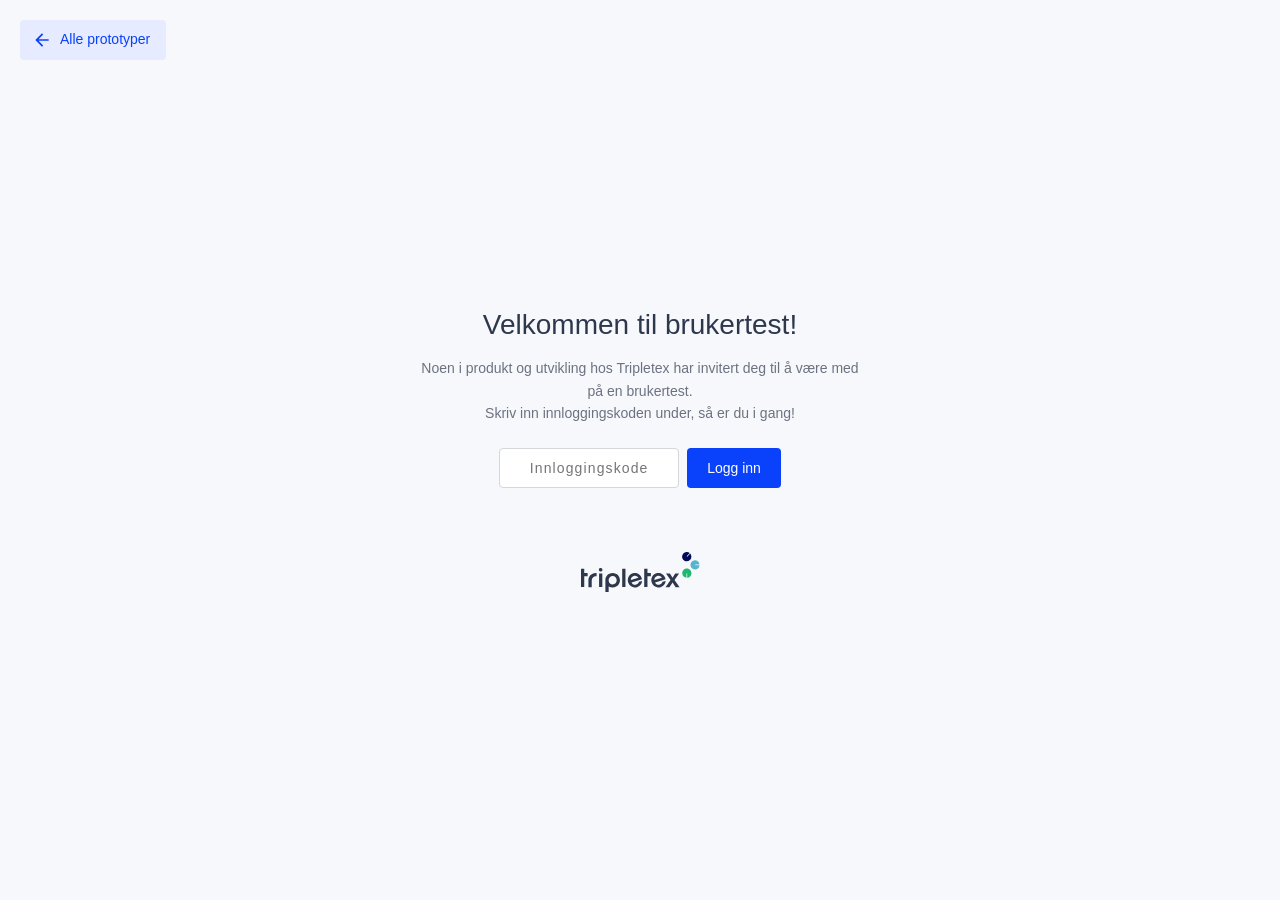
<file: prototyper/konsern-v1/hjem.html>
<!DOCTYPE html>
<html lang="no">
<head>
  <meta charset="UTF-8">
  <meta name="viewport" content="width=device-width, initial-scale=1.0">
  <script>
  (function(){
    if (!sessionStorage.getItem('tx-auth-konsern')) {
      var gate = location.href.replace(/\/prototyper\/.*$/, '/gate.html');
      location.replace(gate + '?to=' + encodeURIComponent(location.href));
    }
  })();
  </script>
  <title>Hjem – Tripletex Konsern</title>
  <link rel="stylesheet" href="https://cdn.tripletex.no/google-fonts/rubik-400-500-800.css">
  <link rel="stylesheet" href="../../_system/tokens.css">
  <link rel="stylesheet" href="../../_system/components.css">
  <link rel="stylesheet" href="../../_system/layout.css">
  <style>
    /* ── Two-column page layout ── */
    .konsern-body {
      display: grid;
      grid-template-columns: 1fr 340px;
      gap: var(--space-24);
      padding: var(--space-24);
      align-items: start;
    }

    .konsern-left { display: flex; flex-direction: column; gap: var(--space-24); min-width: 0; }
    .konsern-right { display: flex; flex-direction: column; gap: var(--space-24); }

    @media (max-width: 900px) {
      .konsern-body {
        grid-template-columns: 1fr;
      }
    }


    /* ── Card section header ── */
    .card-section-header {
      display: flex;
      align-items: center;
      justify-content: space-between;
      gap: var(--space-16);
      padding: var(--space-16) var(--space-24);
    }
    .card-section-title {
      font: 500 16px/1.3 "Rubik", sans-serif;
      color: var(--text-primary);
    }

    /* ── Year switcher wrapper ── */
    .year-switcher {
      display: flex;
      align-items: center;
      gap: var(--space-8);
    }
    .year-switcher .switcher-btn {
      padding: 0 var(--space-12);
    }
    .year-switcher .switcher-btn--icon {
      padding: 0 var(--space-8);
      width: var(--size-large);
      display: inline-flex;
      align-items: center;
      justify-content: center;
      /* Siste knapp i switcher — drawer-anchor er nå :last-child */
      border-radius: 0 var(--radius-default) var(--radius-default) 0;
    }
    .year-switcher .drawer-anchor {
      display: inline-flex;
    }
    .year-switcher .switcher-btn svg {
      width: var(--icon-size-medium);
      height: var(--icon-size-medium);
      flex-shrink: 0;
    }

    /* ── Resultatoversikt card body ── */
    .resultat-body {
      display: flex;
      flex-direction: column;
      gap: var(--space-24);
      padding: var(--space-32);
      border-radius: 0 0 var(--radius-default) var(--radius-default);
      background: var(--surface-default);
    }

    .resultat-total {
      font: 500 20px/1.3 "Rubik", sans-serif;
      color: var(--text-primary);
      margin-bottom: var(--space-4);
      display: flex;
      align-items: center;
      gap: var(--space-8);
    }
    .resultat-total-meta {
      font: 12px/20px "Rubik", sans-serif;
      color: var(--text-muted);
      margin-bottom: var(--space-16);
    }

    .resultat-legend {
      display: flex;
      align-items: center;
      justify-content: flex-end;
      gap: var(--space-16);
      font: 12px/20px "Rubik", sans-serif;
      color: var(--text-muted);
      margin-top: var(--space-8);
    }
    .resultat-totals-row {
      display: flex;
      align-items: center;
      justify-content: flex-end;
      gap: var(--space-24);
      margin-bottom: var(--space-8);
    }
    .resultat-total-item {
      display: flex;
      flex-direction: column;
      align-items: flex-end;
      gap: var(--space-2);
    }
    .resultat-total-amount {
      font: 500 12px/20px "Rubik", sans-serif;
      color: var(--text-primary);
    }
    .legend-dot {
      display: inline-block;
      width: 10px;
      height: 10px;
      border-radius: var(--radius-full);
      flex-shrink: 0;
    }
    .legend-item { display: flex; align-items: center; gap: var(--space-4); }

    /* ── Innrapportering card ── */
    .rapportering-body { padding: var(--space-16) var(--space-24); display: flex; flex-direction: column; gap: var(--space-16); }
    .rapport-row {
      display: flex;
      flex-direction: column;
      gap: var(--space-8);
    }
    .rapport-row-header {
      display: flex;
      align-items: center;
      justify-content: space-between;
    }
    .rapport-label {
      font: 500 14px/20px "Rubik", sans-serif;
      color: var(--text-primary);
    }
    .rapport-status {
      display: flex;
      align-items: center;
      gap: var(--space-4);
      font: 12px/20px "Rubik", sans-serif;
      color: var(--text-link);
      background: none;
      border: none;
      padding: 0;
      cursor: pointer;
    }
    .rapport-status:hover { text-decoration: underline; }
    .progress-bar-bg {
      height: 8px;
      background: var(--border-faint);
      border-radius: var(--radius-full);
      overflow: hidden;
    }
    .progress-bar-fill {
      height: 100%;
      border-radius: var(--radius-full);
      background: var(--surface-info-active);
    }
    .progress-bar-fill--success { background: var(--surface-success-active); }

    /* ── Resultatoversikt – bar chart classes ── */
    .bc  {
      flex: 1; position: relative; cursor: pointer;
      --bar-blue-light: hsla(225, 100%, 71%, 1);
      --bar-blue-dark:  hsla(226, 93%,  48%, 1);
      --bar-pink:       hsla(343, 100%, 86%, 1);
      --bar-pink-dark:  hsla(338, 74%,  62%, 1);
    }
    .bc:hover {
      --bar-blue-light: hsla(225, 100%, 61%, 1);
      --bar-blue-dark:  hsla(226, 93%,  38%, 1);
      --bar-pink:       hsla(344, 100%, 76%, 1);
      --bar-pink-dark:  hsla(338, 74%,  52%, 1);
    }

    /* ── Chart tooltip (Figma 10560-7942) ── */
    .chart-tooltip {
      position: fixed;
      background: var(--surface-default);
      border: 1px solid var(--border-primary);
      border-radius: var(--radius-default);
      padding: var(--space-24) var(--space-32);
      display: flex;
      flex-direction: column;
      gap: var(--space-12);
      z-index: 200;
      pointer-events: none;
      white-space: nowrap;
      box-shadow: 0 2px 8px rgba(0,0,0,0.08);
    }
    .chart-tooltip[hidden] { display: none; }

    .chart-tooltip-date {
      font: 14px/1.4 "Rubik", sans-serif;
      color: var(--text-muted);
    }
    .chart-tooltip-row {
      display: flex;
      align-items: center;
      justify-content: space-between;
      gap: var(--space-24);
    }
    .chart-tooltip-label {
      display: flex;
      align-items: center;
      gap: var(--space-8);
    }
    .chart-tooltip-pill {
      display: inline-block;
      width: 20px;
      height: 12px;
      border-radius: var(--radius-full);
      flex-shrink: 0;
    }
    .chart-tooltip-name {
      font: 16px/1.3 "Rubik", sans-serif;
      color: var(--text-primary);
    }
    .chart-tooltip-value {
      font: 16px/1.3 "Rubik", sans-serif;
      color: var(--text-primary);
      text-align: right;
    }

    /* ── Status feed card ── */
    .status-card { height: fit-content; }
    .status-card-header {
      display: flex;
      align-items: center;
      justify-content: space-between;
      padding: var(--space-16) var(--space-24);
      border-bottom: 1px solid var(--border-faint);
    }

    /* Tabs */
    .status-tabs {
      padding: var(--space-12) var(--space-24);
      border-bottom: 1px solid var(--border-faint);
    }

    /* Feed list */
    .status-feed { overflow-y: auto; max-height: 560px; }
    .feed-item {
      display: flex;
      align-items: flex-start;
      gap: var(--space-12);
      padding: var(--space-12) var(--space-24);
      border-bottom: 1px solid var(--border-faint);
    }
    .feed-item:last-child { border-bottom: none; }
    .feed-item:hover { background: var(--surface-info-rest); }
    .feed-icon {
      width: 32px;
      height: 32px;
      border-radius: var(--radius-default);
      display: flex;
      align-items: center;
      justify-content: center;
      flex-shrink: 0;
      margin-top: var(--space-2);
    }
    .feed-icon--warning { background: var(--surface-warning-rest); color: var(--surface-warning-active); }
    .feed-icon--info    { background: var(--surface-info-rest);    color: var(--surface-info-active); }
    .feed-icon--success { background: var(--surface-success-rest); color: var(--surface-success-active); }
    .feed-icon svg { width: 16px; height: 16px; }
    .feed-text { flex: 1; min-width: 0; }
    .feed-title {
      font: 14px/20px "Rubik", sans-serif;
      color: var(--text-primary);
      margin-bottom: var(--space-2);
    }
    .feed-company {
      font: 12px/20px "Rubik", sans-serif;
      color: var(--text-action);
      text-decoration: none;
    }
    .feed-company:hover { text-decoration: underline; }

    /* Sort dropdown area */
    .status-sort-wrap { position: relative; }
    .sort-dropdown {
      position: absolute;
      top: calc(100% + var(--space-4));
      right: 0;
      background: var(--surface-default);
      border: 1px solid var(--border-muted);
      border-radius: var(--radius-default);
      box-shadow: 0 4px 16px rgba(46, 56, 77, 0.12);
      z-index: 10;
      min-width: 160px;
      padding: var(--space-4) 0;
    }
    .sort-option {
      display: block;
      padding: var(--space-8) var(--space-16);
      font: 14px/20px "Rubik", sans-serif;
      color: var(--text-primary);
      cursor: pointer;
      white-space: nowrap;
    }
    .sort-option:hover { background: var(--surface-info-rest); }

    /* ── Three-dot menu button ── */
    .menu-btn {
      width: var(--size-medium);
      height: var(--size-medium);
      display: flex;
      align-items: center;
      justify-content: center;
      border: none;
      background: none;
      border-radius: var(--radius-default);
      cursor: pointer;
      color: var(--text-muted);
      flex-shrink: 0;
    }
    .menu-btn:hover { background: var(--action-neutral-hover); }
    .menu-btn svg { width: 16px; height: 16px; }

    /* ── Overfør modal ── */
    .modal-backdrop {
      position: fixed;
      inset: 0;
      background: var(--surface-modal);
      z-index: 300;
      display: flex;
      align-items: center;
      justify-content: center;
    }
    .modal-backdrop[hidden] { display: none; }
    .modal {
      background: var(--surface-default, white);
      border-radius: var(--radius-default, 4px);
      padding: var(--space-32);
      width: 480px;
      max-width: calc(100vw - 48px);
      display: flex;
      flex-direction: column;
      gap: var(--space-24);
      position: relative;
      box-shadow: 0 8px 32px rgba(46, 56, 77, 0.16);
    }
    .modal-header { display: flex; flex-direction: column; gap: var(--space-4); }
    .modal-title {
      font: 500 20px/1.3 "Rubik", sans-serif;
      color: var(--text-primary);
    }
    .modal-subtitle {
      font: 14px/1.4 "Rubik", sans-serif;
      color: var(--text-muted);
    }
    .modal-close {
      position: absolute;
      top: 8px;
      right: 8px;
      width: 32px;
      height: 32px;
      display: flex;
      align-items: center;
      justify-content: center;
      border: none;
      background: none;
      border-radius: var(--radius-default);
      cursor: pointer;
      color: var(--text-muted);
    }
    .modal-close:hover { background: var(--action-neutral-hover); }
    .modal-close svg { width: 20px; height: 20px; }
    .modal-body {
      display: flex;
      flex-direction: column;
      gap: var(--space-12);
      align-items: flex-end;
    }
    .modal-input-group {
      display: flex;
      flex-direction: column;
      gap: var(--space-8);
      width: 100%;
    }
    .modal-label {
      font: 14px/1.4 "Rubik", sans-serif;
      color: var(--text-primary);
      display: flex;
      gap: var(--space-4);
    }
    .modal-label-required { color: var(--text-primary); }
    .modal-select {
      width: 100%;
      height: 40px;
      background: var(--surface-background, #f7f8fc);
      border: 1px solid var(--border-primary, #818794);
      border-radius: var(--radius-default);
      padding: 0 10px 0 16px;
      font: 14px/1.4 "Rubik", sans-serif;
      color: var(--text-primary);
      appearance: none;
      -webkit-appearance: none;
      background-image: url("data:image/svg+xml,%3Csvg width='20' height='20' viewBox='0 0 20 20' fill='none' xmlns='http://www.w3.org/2000/svg'%3E%3Cpath d='M5 7.5l5 5 5-5' stroke='%23818794' stroke-width='1.5' stroke-linecap='round' stroke-linejoin='round'/%3E%3C/svg%3E");
      background-repeat: no-repeat;
      background-position: right 10px center;
      cursor: pointer;
    }
    .modal-input {
      width: 100%;
      height: 40px;
      background: var(--surface-background, #f7f8fc);
      border: 1px solid var(--border-primary, #818794);
      border-radius: var(--radius-default);
      padding: 0 16px 0 10px;
      font: 14px/1.4 "Rubik", sans-serif;
      color: var(--text-primary);
      display: flex;
      align-items: center;
      gap: 8px;
      box-sizing: border-box;
    }
    .modal-amount-wrap {
      width: 100%;
      height: 40px;
      background: var(--surface-background, #f7f8fc);
      border: 1px solid var(--border-primary, #818794);
      border-radius: var(--radius-default);
      padding: 0 16px 0 10px;
      font: 14px/1.4 "Rubik", sans-serif;
      color: var(--text-primary);
      display: flex;
      align-items: center;
      gap: 8px;
      box-sizing: border-box;
      overflow: hidden;
    }
    .modal-amount-currency { flex-shrink: 0; }
    .modal-amount-input {
      flex: 1;
      border: none;
      background: none;
      font: 14px/1.4 "Rubik", sans-serif;
      color: var(--text-primary);
      text-align: right;
      outline: none;
      min-width: 0;
    }
    .modal-swap-btn {
      display: flex;
      align-items: center;
      gap: var(--space-8);
      height: var(--element-height-large);
      padding: 0 var(--space-12);
      background: var(--action-secondary-rest);
      border: none;
      border-radius: var(--radius-default);
      font: 14px/1.4 "Rubik", sans-serif;
      color: var(--text-action);
      cursor: pointer;
      flex-shrink: 0;
    }
    .modal-swap-btn:hover { background: var(--action-secondary-hover); }
    .modal-swap-btn svg { width: var(--icon-size-small); height: var(--icon-size-small); flex-shrink: 0; }
    .modal-footer { display: flex; align-items: center; gap: var(--space-8); }
    /* ── Rapportering-modal ── */
    .rapport-modal-list {
      display: flex;
      flex-direction: column;
      gap: var(--space-4);
      max-height: 360px;
      overflow-y: auto;
    }
    .rapport-modal-item {
      display: flex;
      align-items: center;
      justify-content: space-between;
      padding: var(--space-8) var(--space-12);
      border-radius: var(--radius-default);
      background: var(--surface-background);
      font: 14px/1.4 "Rubik", sans-serif;
      color: var(--text-primary);
    }
  </style>
</head>
<body>

    <main class="main-content">
      <div class="konsern-body">

        <!-- LEFT COLUMN -->
        <div class="konsern-left">

          <!-- Page header (Atlas PageHeader — Compact variant, no breadcrumbs) -->
          <div style="display:flex;flex-direction:column;gap:var(--space-8);">
            <!-- Title row -->
            <div class="page-header" style="min-height:40px;gap:var(--space-12);">
              <h1 style="font:400 30px/1.3 'Rubik',sans-serif;color:var(--text-primary);white-space:nowrap;overflow:hidden;text-overflow:ellipsis;">Hei, Saher!</h1>
              <div class="page-actions">
                <a href="ny-enhet.html" class="btn btn-primary">
                  Ny enhet
                  <svg viewBox="0 0 16 16" fill="none" aria-hidden="true" style="width:16px;height:16px;flex-shrink:0;"><path d="M8 2.5v11M2.5 8h11" stroke="currentColor" stroke-width="1.5" stroke-linecap="round"/></svg>
                </a>
                <button class="icon-btn" title="Mer">
                  <svg viewBox="0 0 24 24" aria-hidden="true"><path d="M12 20C11.45 20 10.9792 19.8042 10.5875 19.4125C10.1958 19.0208 10 18.55 10 18C10 17.45 10.1958 16.9792 10.5875 16.5875C10.9792 16.1958 11.45 16 12 16C12.55 16 13.0208 16.1958 13.4125 16.5875C13.8042 16.9792 14 17.45 14 18C14 18.55 13.8042 19.0208 13.4125 19.4125C13.0208 19.8042 12.55 20 12 20ZM12 14C11.45 14 10.9792 13.8042 10.5875 13.4125C10.1958 13.0208 10 12.55 10 12C10 11.45 10.1958 10.9792 10.5875 10.5875C10.9792 10.1958 11.45 10 12 10C12.55 10 13.0208 10.1958 13.4125 10.5875C13.8042 10.9792 14 11.45 14 12C14 12.55 13.8042 13.0208 13.4125 13.4125C13.0208 13.8042 12.55 14 12 14ZM12 8C11.45 8 10.9792 7.80417 10.5875 7.4125C10.1958 7.02083 10 6.55 10 6C10 5.45 10.1958 4.97917 10.5875 4.5875C10.9792 4.19583 11.45 4 12 4C12.55 4 13.0208 4.19583 13.4125 4.5875C13.8042 4.97917 14 5.45 14 6C14 6.55 13.8042 7.02083 13.4125 7.4125C13.0208 7.80417 12.55 8 12 8Z" fill="currentColor"/></svg>
                </button>
              </div>
            </div>
            <!-- Description / metadata row -->
            <p class="page-description" style="max-width:none;">Nordberg Holding AS · 17 datterselskaper</p>
          </div>

          <!-- Resultatoversikt -->
          <div class="card">
            <div class="card-section-header">
              <span class="card-section-title">Resultatoversikt</span>
              <div class="year-switcher">
                <button class="btn btn-tertiary" id="overforBtn">
                  Overfør
                  <svg viewBox="0 0 24 24" aria-hidden="true" fill="currentColor"><path d="M16.175 13H4V11H16.175L10.575 5.4L12 4L20 12L12 20L10.575 18.6L16.175 13Z"/></svg>
                </button>
                <div class="switcher">
                  <button class="switcher-btn switcher-btn--active">2026</button>
                  <button class="switcher-btn">2025</button>
                  <div class="drawer-anchor">
                    <button class="switcher-btn switcher-btn--icon" id="yearMoreBtn" title="Flere år" aria-expanded="false" aria-controls="yearDrawer">
                      <svg viewBox="0 0 16 16" fill="none" aria-hidden="true"><path d="M5 7l3 3 3-3" stroke="currentColor" stroke-width="1.3" stroke-linecap="round" stroke-linejoin="round"/></svg>
                    </button>
                    <div class="drawer" id="yearDrawer" role="listbox" aria-label="Tidligere år" hidden>
                      <button class="drawer-option" role="option" data-year="2024">2024</button>
                      <button class="drawer-option" role="option" data-year="2023">2023</button>
                      <button class="drawer-option" role="option" data-year="2022">2022</button>
                      <button class="drawer-option" role="option" data-year="2021">2021</button>
                      <button class="drawer-option" role="option" data-year="2020">2020</button>
                      <button class="drawer-option" role="option" data-year="2019">2019</button>
                      <button class="drawer-option" role="option" data-year="2018">2018</button>
                    </div>
                  </div>
                </div>
              </div>
            </div>
            <div class="resultat-body">
              <!-- Amount + status -->
              <div style="display:flex;align-items:center;gap:var(--space-8);flex-wrap:wrap;">
                <span id="chartTotal" style="font:500 20px/1.3 'Rubik',sans-serif;color:var(--text-primary);white-space:nowrap;">NOK 42 400 000,00</span>
                <span class="status-dot status-dot--success" style="font-size:13px;white-space:nowrap;min-width:350px;">Gjennomgått av regnskapsfører</span>
              </div>
              <p style="font:12px/20px 'Rubik',sans-serif;color:var(--text-muted);">Klikk på søylene for å utforske tallene</p>

              <!--
                Chart: 260px bar area + 24px x-labels = 284px total
                Én søyle per selskap. Lyse farger = totalt inn/utg. Mørk farge = resultat, stablet inni.
                  Inntekter: lys blå var(--bar-blue-light), vokser OPP fra null
                    Resultat pos: mørk blå var(--bar-blue-dark), stablet på TOPPEN av inntekter
                  Utgifter: lys rosa var(--bar-pink), vokser NED fra null
                    Resultat neg: hot pink var(--bar-pink-dark), stablet på BUNNEN av utgifter
              -->
              <div style="position:relative;height:284px;">

                <!-- Grid lines + y-axis labels — z-index:1 (under bars) -->
                <div style="position:absolute;top:0;left:0;right:0;height:260px;pointer-events:none;z-index:1;">
                  <div style="position:absolute;top:0%;left:0;right:0;transform:translateY(-50%);display:flex;align-items:center;gap:var(--space-4);">
                    <span style="width:28px;text-align:right;font:12px/20px 'Rubik',sans-serif;color:var(--text-muted);flex-shrink:0;">10 M</span>
                    <div style="flex:1;height:1px;background:var(--border-faint);"></div>
                  </div>
                  <div style="position:absolute;top:25%;left:0;right:0;transform:translateY(-50%);display:flex;align-items:center;gap:var(--space-4);">
                    <span style="width:28px;text-align:right;font:12px/20px 'Rubik',sans-serif;color:var(--text-muted);flex-shrink:0;">5 M</span>
                    <div style="flex:1;height:1px;background:var(--border-faint);"></div>
                  </div>
                  <div style="position:absolute;top:50%;left:0;right:0;transform:translateY(-50%);display:flex;align-items:center;gap:var(--space-4);">
                    <span style="width:28px;text-align:right;font:12px/20px 'Rubik',sans-serif;color:var(--text-muted);flex-shrink:0;">0</span>
                    <div style="flex:1;height:1.5px;background:var(--border-muted);"></div>
                  </div>
                  <div style="position:absolute;top:75%;left:0;right:0;transform:translateY(-50%);display:flex;align-items:center;gap:var(--space-4);">
                    <span style="width:28px;text-align:right;font:12px/20px 'Rubik',sans-serif;color:var(--text-muted);flex-shrink:0;">-5 M</span>
                    <div style="flex:1;height:1px;background:var(--border-faint);"></div>
                  </div>
                  <div style="position:absolute;top:100%;left:0;right:0;transform:translateY(-50%);display:flex;align-items:center;gap:var(--space-4);">
                    <span style="width:28px;text-align:right;font:12px/20px 'Rubik',sans-serif;color:var(--text-muted);flex-shrink:0;">-10 M</span>
                    <div style="flex:1;height:1px;background:var(--border-faint);"></div>
                  </div>
                </div>

                <!-- Bar columns — z-index:2 (OVER grid lines) -->
                <div style="position:absolute;top:0;left:36px;right:0;height:260px;z-index:2;">
                <div id="bars-2026" style="display:flex;height:100%;gap:var(--space-8);">

                  <!-- Søyleformat: pos=bottom:50% (vokser opp), neg=top:50% (vokser ned)
                       Høyder er % av bc (= halvdel-% ÷ 2).
                       Gradient pos → linear-gradient(to bottom,var(--bar-blue-light) L%,var(--bar-blue-dark) L%) L=100-dark%
                       Gradient neg → linear-gradient(to bottom,var(--bar-pink-dark) D%,var(--bar-pink) D%) D=dark% -->

                  <!--
                    Scale: ±10 M NOK. Height formula: value_M × 5% = % of 260px container.
                    Positive bar (inn): bottom:50%, grows up. Solid = no profit (inn≤utg). Gradient L% = utg/inn×100 (light→dark top→bottom).
                    Negative bar (utg): top:50%, grows down. Solid = no loss (utg≤inn). Gradient D% = (utg-inn)/utg×100 (dark→light top→bottom).
                  -->

                  <!-- Aco: inn=2.0M→10% solid(loss), utg=3.2M→16% gradient D=38% -->
                  <div class="bc" data-date="Hittil i 2026" data-inn="2 000 000" data-utg="3 200 000" data-name="Aco">
                    <div style="position:absolute;bottom:50%;left:0;right:0;height:10%;background:var(--bar-blue-light);border-radius:8px 8px 0 0;"></div>
                    <div style="position:absolute;top:50%;left:0;right:0;height:16%;background:linear-gradient(to bottom,var(--bar-pink-dark) 38%,var(--bar-pink) 38%);border-radius:0 0 8px 8px;"></div>
                  </div>
                  <!-- Bx: inn=6.4M→32% gradient L=19%, utg=1.2M→6% solid -->
                  <div class="bc" data-date="Hittil i 2026" data-inn="6 400 000" data-utg="1 200 000" data-name="Bx">
                    <div style="position:absolute;bottom:50%;left:0;right:0;height:32%;background:linear-gradient(to bottom,var(--bar-blue-light) 19%,var(--bar-blue-dark) 19%);border-radius:8px 8px 0 0;"></div>
                    <div style="position:absolute;top:50%;left:0;right:0;height:6%;background:var(--bar-pink);border-radius:0 0 8px 8px;"></div>
                  </div>
                  <!-- Com: inn=4.0M→20% gradient L=20%, utg=0.8M→4% solid -->
                  <div class="bc" data-date="Hittil i 2026" data-inn="4 000 000" data-utg="800 000" data-name="Com">
                    <div style="position:absolute;bottom:50%;left:0;right:0;height:20%;background:linear-gradient(to bottom,var(--bar-blue-light) 20%,var(--bar-blue-dark) 20%);border-radius:8px 8px 0 0;"></div>
                    <div style="position:absolute;top:50%;left:0;right:0;height:4%;background:var(--bar-pink);border-radius:0 0 8px 8px;"></div>
                  </div>
                  <!-- Dotti: inn=1.2M→6% gradient L=33%, utg=0.4M→2% solid -->
                  <div class="bc" data-date="Hittil i 2026" data-inn="1 200 000" data-utg="400 000" data-name="Dotti">
                    <div style="position:absolute;bottom:50%;left:0;right:0;height:6%;background:linear-gradient(to bottom,var(--bar-blue-light) 33%,var(--bar-blue-dark) 33%);border-radius:8px 8px 0 0;"></div>
                    <div style="position:absolute;top:50%;left:0;right:0;height:2%;background:var(--bar-pink);border-radius:0 0 8px 8px;"></div>
                  </div>
                  <!-- Draf: inn=3.0M→15% solid(loss), utg=7.6M→38% gradient D=61% -->
                  <div class="bc" data-date="Hittil i 2026" data-inn="3 000 000" data-utg="7 600 000" data-name="Draf">
                    <div style="position:absolute;bottom:50%;left:0;right:0;height:15%;background:var(--bar-blue-light);border-radius:8px 8px 0 0;"></div>
                    <div style="position:absolute;top:50%;left:0;right:0;height:38%;background:linear-gradient(to bottom,var(--bar-pink-dark) 61%,var(--bar-pink) 61%);border-radius:0 0 8px 8px;"></div>
                  </div>
                  <!-- Efac: inn=5.2M→26% gradient L=35%, utg=1.8M→9% solid -->
                  <div class="bc" data-date="Hittil i 2026" data-inn="5 200 000" data-utg="1 800 000" data-name="Efac">
                    <div style="position:absolute;bottom:50%;left:0;right:0;height:26%;background:linear-gradient(to bottom,var(--bar-blue-light) 35%,var(--bar-blue-dark) 35%);border-radius:8px 8px 0 0;"></div>
                    <div style="position:absolute;top:50%;left:0;right:0;height:9%;background:var(--bar-pink);border-radius:0 0 8px 8px;"></div>
                  </div>
                  <!-- Flex: inn=7.0M→35% gradient L=43%, utg=3.0M→15% solid -->
                  <div class="bc" data-date="Hittil i 2026" data-inn="7 000 000" data-utg="3 000 000" data-name="Flex">
                    <div style="position:absolute;bottom:50%;left:0;right:0;height:35%;background:linear-gradient(to bottom,var(--bar-blue-light) 43%,var(--bar-blue-dark) 43%);border-radius:8px 8px 0 0;"></div>
                    <div style="position:absolute;top:50%;left:0;right:0;height:15%;background:var(--bar-pink);border-radius:0 0 8px 8px;"></div>
                  </div>
                  <!-- Fra: inn=2.4M→12% solid(loss), utg=4.4M→22% gradient D=46% -->
                  <div class="bc" data-date="Hittil i 2026" data-inn="2 400 000" data-utg="4 400 000" data-name="Fra">
                    <div style="position:absolute;bottom:50%;left:0;right:0;height:12%;background:var(--bar-blue-light);border-radius:8px 8px 0 0;"></div>
                    <div style="position:absolute;top:50%;left:0;right:0;height:22%;background:linear-gradient(to bottom,var(--bar-pink-dark) 46%,var(--bar-pink) 46%);border-radius:0 0 8px 8px;"></div>
                  </div>
                  <!-- Gian: inn=8.0M→40% gradient L=28%, utg=2.2M→11% solid -->
                  <div class="bc" data-date="Hittil i 2026" data-inn="8 000 000" data-utg="2 200 000" data-name="Gian">
                    <div style="position:absolute;bottom:50%;left:0;right:0;height:40%;background:linear-gradient(to bottom,var(--bar-blue-light) 28%,var(--bar-blue-dark) 28%);border-radius:8px 8px 0 0;"></div>
                    <div style="position:absolute;top:50%;left:0;right:0;height:11%;background:var(--bar-pink);border-radius:0 0 8px 8px;"></div>
                  </div>
                  <!-- Hou: inn=5.0M→25% gradient L=32%, utg=1.6M→8% solid -->
                  <div class="bc" data-date="Hittil i 2026" data-inn="5 000 000" data-utg="1 600 000" data-name="Hou">
                    <div style="position:absolute;bottom:50%;left:0;right:0;height:25%;background:linear-gradient(to bottom,var(--bar-blue-light) 32%,var(--bar-blue-dark) 32%);border-radius:8px 8px 0 0;"></div>
                    <div style="position:absolute;top:50%;left:0;right:0;height:8%;background:var(--bar-pink);border-radius:0 0 8px 8px;"></div>
                  </div>
                  <!-- Hyb: inn=1.0M→5% solid, utg=1.0M→5% solid (break-even) -->
                  <div class="bc" data-date="Hittil i 2026" data-inn="1 000 000" data-utg="1 000 000" data-name="Hyb">
                    <div style="position:absolute;bottom:50%;left:0;right:0;height:5%;background:var(--bar-blue-light);border-radius:8px 8px 0 0;"></div>
                    <div style="position:absolute;top:50%;left:0;right:0;height:5%;background:var(--bar-pink);border-radius:0 0 8px 8px;"></div>
                  </div>
                  <!-- Iden: inn=3.8M→19% gradient L=53%, utg=2.0M→10% solid -->
                  <div class="bc" data-date="Hittil i 2026" data-inn="3 800 000" data-utg="2 000 000" data-name="Iden">
                    <div style="position:absolute;bottom:50%;left:0;right:0;height:19%;background:linear-gradient(to bottom,var(--bar-blue-light) 53%,var(--bar-blue-dark) 53%);border-radius:8px 8px 0 0;"></div>
                    <div style="position:absolute;top:50%;left:0;right:0;height:10%;background:var(--bar-pink);border-radius:0 0 8px 8px;"></div>
                  </div>
                  <!-- Pow: inn=9.0M→45% gradient L=31%, utg=2.8M→14% solid -->
                  <div class="bc" data-date="Hittil i 2026" data-inn="9 000 000" data-utg="2 800 000" data-name="Pow">
                    <div style="position:absolute;bottom:50%;left:0;right:0;height:45%;background:linear-gradient(to bottom,var(--bar-blue-light) 31%,var(--bar-blue-dark) 31%);border-radius:8px 8px 0 0;"></div>
                    <div style="position:absolute;top:50%;left:0;right:0;height:14%;background:var(--bar-pink);border-radius:0 0 8px 8px;"></div>
                  </div>
                  <!-- Res: inn=4.4M→22% gradient L=27%, utg=1.2M→6% solid -->
                  <div class="bc" data-date="Hittil i 2026" data-inn="4 400 000" data-utg="1 200 000" data-name="Res">
                    <div style="position:absolute;bottom:50%;left:0;right:0;height:22%;background:linear-gradient(to bottom,var(--bar-blue-light) 27%,var(--bar-blue-dark) 27%);border-radius:8px 8px 0 0;"></div>
                    <div style="position:absolute;top:50%;left:0;right:0;height:6%;background:var(--bar-pink);border-radius:0 0 8px 8px;"></div>
                  </div>
                  <!-- Sma: inn=5.8M→29% gradient L=24%, utg=1.4M→7% solid -->
                  <div class="bc" data-date="Hittil i 2026" data-inn="5 800 000" data-utg="1 400 000" data-name="Sma">
                    <div style="position:absolute;bottom:50%;left:0;right:0;height:29%;background:linear-gradient(to bottom,var(--bar-blue-light) 24%,var(--bar-blue-dark) 24%);border-radius:8px 8px 0 0;"></div>
                    <div style="position:absolute;top:50%;left:0;right:0;height:7%;background:var(--bar-pink);border-radius:0 0 8px 8px;"></div>
                  </div>
                  <!-- Stic: inn=2.6M→13% solid(loss), utg=6.2M→31% gradient D=58% -->
                  <div class="bc" data-date="Hittil i 2026" data-inn="2 600 000" data-utg="6 200 000" data-name="Stic">
                    <div style="position:absolute;bottom:50%;left:0;right:0;height:13%;background:var(--bar-blue-light);border-radius:8px 8px 0 0;"></div>
                    <div style="position:absolute;top:50%;left:0;right:0;height:31%;background:linear-gradient(to bottom,var(--bar-pink-dark) 58%,var(--bar-pink) 58%);border-radius:0 0 8px 8px;"></div>
                  </div>
                  <!-- Tripl: inn=5.4M→27% gradient L=22%, utg=1.2M→6% solid -->
                  <div class="bc" data-date="Hittil i 2026" data-inn="5 400 000" data-utg="1 200 000" data-name="Tripl">
                    <div style="position:absolute;bottom:50%;left:0;right:0;height:27%;background:linear-gradient(to bottom,var(--bar-blue-light) 22%,var(--bar-blue-dark) 22%);border-radius:8px 8px 0 0;"></div>
                    <div style="position:absolute;top:50%;left:0;right:0;height:6%;background:var(--bar-pink);border-radius:0 0 8px 8px;"></div>
                  </div>
                  <!-- Vier: inn=5.6M→28% gradient L=21%, utg=1.2M→6% solid -->
                  <div class="bc" data-date="Hittil i 2026" data-inn="5 600 000" data-utg="1 200 000" data-name="Vier">
                    <div style="position:absolute;bottom:50%;left:0;right:0;height:28%;background:linear-gradient(to bottom,var(--bar-blue-light) 21%,var(--bar-blue-dark) 21%);border-radius:8px 8px 0 0;"></div>
                    <div style="position:absolute;top:50%;left:0;right:0;height:6%;background:var(--bar-pink);border-radius:0 0 8px 8px;"></div>
                  </div>
                  <!-- Vism: inn=5.0M→25% gradient L=24%, utg=1.2M→6% solid -->
                  <div class="bc" data-date="Hittil i 2026" data-inn="5 000 000" data-utg="1 200 000" data-name="Vism">
                    <div style="position:absolute;bottom:50%;left:0;right:0;height:25%;background:linear-gradient(to bottom,var(--bar-blue-light) 24%,var(--bar-blue-dark) 24%);border-radius:8px 8px 0 0;"></div>
                    <div style="position:absolute;top:50%;left:0;right:0;height:6%;background:var(--bar-pink);border-radius:0 0 8px 8px;"></div>
                  </div>

                </div><!-- /bars-2026 -->

                <!-- 2025 bars — hidden by default -->
                <div id="bars-2025" style="display:none;height:100%;gap:var(--space-8);">

                  <!-- Aco: inn=1.8M→9% solid(loss), utg=2.4M→12% gradient D=25% -->
                  <div class="bc" data-date="2025" data-inn="1 800 000" data-utg="2 400 000" data-name="Aco">
                    <div style="position:absolute;bottom:50%;left:0;right:0;height:9%;background:var(--bar-blue-light);border-radius:8px 8px 0 0;"></div>
                    <div style="position:absolute;top:50%;left:0;right:0;height:12%;background:linear-gradient(to bottom,var(--bar-pink-dark) 25%,var(--bar-pink) 25%);border-radius:0 0 8px 8px;"></div>
                  </div>
                  <!-- Bx: inn=5.8M→29% gradient L=24%, utg=1.4M→7% solid -->
                  <div class="bc" data-date="2025" data-inn="5 800 000" data-utg="1 400 000" data-name="Bx">
                    <div style="position:absolute;bottom:50%;left:0;right:0;height:29%;background:linear-gradient(to bottom,var(--bar-blue-light) 24%,var(--bar-blue-dark) 24%);border-radius:8px 8px 0 0;"></div>
                    <div style="position:absolute;top:50%;left:0;right:0;height:7%;background:var(--bar-pink);border-radius:0 0 8px 8px;"></div>
                  </div>
                  <!-- Com: inn=3.6M→18% gradient L=28%, utg=1.0M→5% solid -->
                  <div class="bc" data-date="2025" data-inn="3 600 000" data-utg="1 000 000" data-name="Com">
                    <div style="position:absolute;bottom:50%;left:0;right:0;height:18%;background:linear-gradient(to bottom,var(--bar-blue-light) 28%,var(--bar-blue-dark) 28%);border-radius:8px 8px 0 0;"></div>
                    <div style="position:absolute;top:50%;left:0;right:0;height:5%;background:var(--bar-pink);border-radius:0 0 8px 8px;"></div>
                  </div>
                  <!-- Dotti: inn=1.0M→5% gradient L=60%, utg=0.6M→3% solid -->
                  <div class="bc" data-date="2025" data-inn="1 000 000" data-utg="600 000" data-name="Dotti">
                    <div style="position:absolute;bottom:50%;left:0;right:0;height:5%;background:linear-gradient(to bottom,var(--bar-blue-light) 60%,var(--bar-blue-dark) 60%);border-radius:8px 8px 0 0;"></div>
                    <div style="position:absolute;top:50%;left:0;right:0;height:3%;background:var(--bar-pink);border-radius:0 0 8px 8px;"></div>
                  </div>
                  <!-- Draf: inn=2.6M→13% solid(loss), utg=6.8M→34% gradient D=62% -->
                  <div class="bc" data-date="2025" data-inn="2 600 000" data-utg="6 800 000" data-name="Draf">
                    <div style="position:absolute;bottom:50%;left:0;right:0;height:13%;background:var(--bar-blue-light);border-radius:8px 8px 0 0;"></div>
                    <div style="position:absolute;top:50%;left:0;right:0;height:34%;background:linear-gradient(to bottom,var(--bar-pink-dark) 62%,var(--bar-pink) 62%);border-radius:0 0 8px 8px;"></div>
                  </div>
                  <!-- Efac: inn=4.8M→24% gradient L=42%, utg=2.0M→10% solid -->
                  <div class="bc" data-date="2025" data-inn="4 800 000" data-utg="2 000 000" data-name="Efac">
                    <div style="position:absolute;bottom:50%;left:0;right:0;height:24%;background:linear-gradient(to bottom,var(--bar-blue-light) 42%,var(--bar-blue-dark) 42%);border-radius:8px 8px 0 0;"></div>
                    <div style="position:absolute;top:50%;left:0;right:0;height:10%;background:var(--bar-pink);border-radius:0 0 8px 8px;"></div>
                  </div>
                  <!-- Flex: inn=6.2M→31% gradient L=45%, utg=2.8M→14% solid -->
                  <div class="bc" data-date="2025" data-inn="6 200 000" data-utg="2 800 000" data-name="Flex">
                    <div style="position:absolute;bottom:50%;left:0;right:0;height:31%;background:linear-gradient(to bottom,var(--bar-blue-light) 45%,var(--bar-blue-dark) 45%);border-radius:8px 8px 0 0;"></div>
                    <div style="position:absolute;top:50%;left:0;right:0;height:14%;background:var(--bar-pink);border-radius:0 0 8px 8px;"></div>
                  </div>
                  <!-- Fra: inn=2.0M→10% solid(loss), utg=3.8M→19% gradient D=47% -->
                  <div class="bc" data-date="2025" data-inn="2 000 000" data-utg="3 800 000" data-name="Fra">
                    <div style="position:absolute;bottom:50%;left:0;right:0;height:10%;background:var(--bar-blue-light);border-radius:8px 8px 0 0;"></div>
                    <div style="position:absolute;top:50%;left:0;right:0;height:19%;background:linear-gradient(to bottom,var(--bar-pink-dark) 47%,var(--bar-pink) 47%);border-radius:0 0 8px 8px;"></div>
                  </div>
                  <!-- Gian: inn=7.4M→37% gradient L=35%, utg=2.6M→13% solid -->
                  <div class="bc" data-date="2025" data-inn="7 400 000" data-utg="2 600 000" data-name="Gian">
                    <div style="position:absolute;bottom:50%;left:0;right:0;height:37%;background:linear-gradient(to bottom,var(--bar-blue-light) 35%,var(--bar-blue-dark) 35%);border-radius:8px 8px 0 0;"></div>
                    <div style="position:absolute;top:50%;left:0;right:0;height:13%;background:var(--bar-pink);border-radius:0 0 8px 8px;"></div>
                  </div>
                  <!-- Hou: inn=4.6M→23% gradient L=39%, utg=1.8M→9% solid -->
                  <div class="bc" data-date="2025" data-inn="4 600 000" data-utg="1 800 000" data-name="Hou">
                    <div style="position:absolute;bottom:50%;left:0;right:0;height:23%;background:linear-gradient(to bottom,var(--bar-blue-light) 39%,var(--bar-blue-dark) 39%);border-radius:8px 8px 0 0;"></div>
                    <div style="position:absolute;top:50%;left:0;right:0;height:9%;background:var(--bar-pink);border-radius:0 0 8px 8px;"></div>
                  </div>
                  <!-- Hyb: inn=0.8M→4% solid(loss), utg=1.2M→6% gradient D=33% -->
                  <div class="bc" data-date="2025" data-inn="800 000" data-utg="1 200 000" data-name="Hyb">
                    <div style="position:absolute;bottom:50%;left:0;right:0;height:4%;background:var(--bar-blue-light);border-radius:8px 8px 0 0;"></div>
                    <div style="position:absolute;top:50%;left:0;right:0;height:6%;background:linear-gradient(to bottom,var(--bar-pink-dark) 33%,var(--bar-pink) 33%);border-radius:0 0 8px 8px;"></div>
                  </div>
                  <!-- Iden: inn=3.4M→17% gradient L=65%, utg=2.2M→11% solid -->
                  <div class="bc" data-date="2025" data-inn="3 400 000" data-utg="2 200 000" data-name="Iden">
                    <div style="position:absolute;bottom:50%;left:0;right:0;height:17%;background:linear-gradient(to bottom,var(--bar-blue-light) 65%,var(--bar-blue-dark) 65%);border-radius:8px 8px 0 0;"></div>
                    <div style="position:absolute;top:50%;left:0;right:0;height:11%;background:var(--bar-pink);border-radius:0 0 8px 8px;"></div>
                  </div>
                  <!-- Pow: inn=8.2M→41% gradient L=39%, utg=3.2M→16% solid -->
                  <div class="bc" data-date="2025" data-inn="8 200 000" data-utg="3 200 000" data-name="Pow">
                    <div style="position:absolute;bottom:50%;left:0;right:0;height:41%;background:linear-gradient(to bottom,var(--bar-blue-light) 39%,var(--bar-blue-dark) 39%);border-radius:8px 8px 0 0;"></div>
                    <div style="position:absolute;top:50%;left:0;right:0;height:16%;background:var(--bar-pink);border-radius:0 0 8px 8px;"></div>
                  </div>
                  <!-- Res: inn=4.0M→20% gradient L=35%, utg=1.4M→7% solid -->
                  <div class="bc" data-date="2025" data-inn="4 000 000" data-utg="1 400 000" data-name="Res">
                    <div style="position:absolute;bottom:50%;left:0;right:0;height:20%;background:linear-gradient(to bottom,var(--bar-blue-light) 35%,var(--bar-blue-dark) 35%);border-radius:8px 8px 0 0;"></div>
                    <div style="position:absolute;top:50%;left:0;right:0;height:7%;background:var(--bar-pink);border-radius:0 0 8px 8px;"></div>
                  </div>
                  <!-- Sma: inn=5.4M→27% gradient L=30%, utg=1.6M→8% solid -->
                  <div class="bc" data-date="2025" data-inn="5 400 000" data-utg="1 600 000" data-name="Sma">
                    <div style="position:absolute;bottom:50%;left:0;right:0;height:27%;background:linear-gradient(to bottom,var(--bar-blue-light) 30%,var(--bar-blue-dark) 30%);border-radius:8px 8px 0 0;"></div>
                    <div style="position:absolute;top:50%;left:0;right:0;height:8%;background:var(--bar-pink);border-radius:0 0 8px 8px;"></div>
                  </div>
                  <!-- Stic: inn=2.4M→12% solid(loss), utg=5.6M→28% gradient D=57% -->
                  <div class="bc" data-date="2025" data-inn="2 400 000" data-utg="5 600 000" data-name="Stic">
                    <div style="position:absolute;bottom:50%;left:0;right:0;height:12%;background:var(--bar-blue-light);border-radius:8px 8px 0 0;"></div>
                    <div style="position:absolute;top:50%;left:0;right:0;height:28%;background:linear-gradient(to bottom,var(--bar-pink-dark) 57%,var(--bar-pink) 57%);border-radius:0 0 8px 8px;"></div>
                  </div>
                  <!-- Tripl: inn=5.0M→25% gradient L=28%, utg=1.4M→7% solid -->
                  <div class="bc" data-date="2025" data-inn="5 000 000" data-utg="1 400 000" data-name="Tripl">
                    <div style="position:absolute;bottom:50%;left:0;right:0;height:25%;background:linear-gradient(to bottom,var(--bar-blue-light) 28%,var(--bar-blue-dark) 28%);border-radius:8px 8px 0 0;"></div>
                    <div style="position:absolute;top:50%;left:0;right:0;height:7%;background:var(--bar-pink);border-radius:0 0 8px 8px;"></div>
                  </div>
                  <!-- Vier: inn=5.2M→26% gradient L=27%, utg=1.4M→7% solid -->
                  <div class="bc" data-date="2025" data-inn="5 200 000" data-utg="1 400 000" data-name="Vier">
                    <div style="position:absolute;bottom:50%;left:0;right:0;height:26%;background:linear-gradient(to bottom,var(--bar-blue-light) 27%,var(--bar-blue-dark) 27%);border-radius:8px 8px 0 0;"></div>
                    <div style="position:absolute;top:50%;left:0;right:0;height:7%;background:var(--bar-pink);border-radius:0 0 8px 8px;"></div>
                  </div>
                  <!-- Vism: inn=4.6M→23% gradient L=30%, utg=1.4M→7% solid -->
                  <div class="bc" data-date="2025" data-inn="4 600 000" data-utg="1 400 000" data-name="Vism">
                    <div style="position:absolute;bottom:50%;left:0;right:0;height:23%;background:linear-gradient(to bottom,var(--bar-blue-light) 30%,var(--bar-blue-dark) 30%);border-radius:8px 8px 0 0;"></div>
                    <div style="position:absolute;top:50%;left:0;right:0;height:7%;background:var(--bar-pink);border-radius:0 0 8px 8px;"></div>
                  </div>

                </div><!-- /bars-2025 -->

                </div><!-- /bars outer wrapper -->

                <!-- X-axis labels (19 companies) -->
                <div style="position:absolute;bottom:0;left:36px;right:0;height:24px;display:flex;gap:var(--space-8);align-items:flex-start;padding-top:4px;z-index:2;">
                  <span style="flex:1;font:12px/20px 'Rubik',sans-serif;color:var(--text-muted);text-align:center;overflow:hidden;white-space:nowrap;">Aco…</span>
                  <span style="flex:1;font:12px/20px 'Rubik',sans-serif;color:var(--text-muted);text-align:center;overflow:hidden;white-space:nowrap;">Bx…</span>
                  <span style="flex:1;font:12px/20px 'Rubik',sans-serif;color:var(--text-muted);text-align:center;overflow:hidden;white-space:nowrap;">Com…</span>
                  <span style="flex:1;font:12px/20px 'Rubik',sans-serif;color:var(--text-muted);text-align:center;overflow:hidden;white-space:nowrap;">Dotti…</span>
                  <span style="flex:1;font:12px/20px 'Rubik',sans-serif;color:var(--text-muted);text-align:center;overflow:hidden;white-space:nowrap;">Draf…</span>
                  <span style="flex:1;font:12px/20px 'Rubik',sans-serif;color:var(--text-muted);text-align:center;overflow:hidden;white-space:nowrap;">Efac…</span>
                  <span style="flex:1;font:12px/20px 'Rubik',sans-serif;color:var(--text-muted);text-align:center;overflow:hidden;white-space:nowrap;">Flex…</span>
                  <span style="flex:1;font:12px/20px 'Rubik',sans-serif;color:var(--text-muted);text-align:center;overflow:hidden;white-space:nowrap;">Fra…</span>
                  <span style="flex:1;font:12px/20px 'Rubik',sans-serif;color:var(--text-muted);text-align:center;overflow:hidden;white-space:nowrap;">Gian…</span>
                  <span style="flex:1;font:12px/20px 'Rubik',sans-serif;color:var(--text-muted);text-align:center;overflow:hidden;white-space:nowrap;">Hou…</span>
                  <span style="flex:1;font:12px/20px 'Rubik',sans-serif;color:var(--text-muted);text-align:center;overflow:hidden;white-space:nowrap;">Hyb…</span>
                  <span style="flex:1;font:12px/20px 'Rubik',sans-serif;color:var(--text-muted);text-align:center;overflow:hidden;white-space:nowrap;">Iden…</span>
                  <span style="flex:1;font:12px/20px 'Rubik',sans-serif;color:var(--text-muted);text-align:center;overflow:hidden;white-space:nowrap;">Pow…</span>
                  <span style="flex:1;font:12px/20px 'Rubik',sans-serif;color:var(--text-muted);text-align:center;overflow:hidden;white-space:nowrap;">Res…</span>
                  <span style="flex:1;font:12px/20px 'Rubik',sans-serif;color:var(--text-muted);text-align:center;overflow:hidden;white-space:nowrap;">Sma…</span>
                  <span style="flex:1;font:12px/20px 'Rubik',sans-serif;color:var(--text-muted);text-align:center;overflow:hidden;white-space:nowrap;">Stic…</span>
                  <span style="flex:1;font:12px/20px 'Rubik',sans-serif;color:var(--text-muted);text-align:center;overflow:hidden;white-space:nowrap;">Tripl…</span>
                  <span style="flex:1;font:12px/20px 'Rubik',sans-serif;color:var(--text-muted);text-align:center;overflow:hidden;white-space:nowrap;">Vier…</span>
                  <span style="flex:1;font:12px/20px 'Rubik',sans-serif;color:var(--text-muted);text-align:center;overflow:hidden;white-space:nowrap;">Vism…</span>
                </div>

                <!-- Tooltip (Figma 10560-7942) — positioned via JS -->
                <div class="chart-tooltip" id="chartTooltip" hidden>
                  <p class="chart-tooltip-date" id="tooltipDate"></p>
                  <div class="chart-tooltip-row">
                    <div class="chart-tooltip-label">
                      <span class="chart-tooltip-pill" style="background:#ffbacd;"></span>
                      <span class="chart-tooltip-name">Utgifter</span>
                    </div>
                    <span class="chart-tooltip-value" id="tooltipUtg"></span>
                  </div>
                  <div class="chart-tooltip-row">
                    <div class="chart-tooltip-label">
                      <span class="chart-tooltip-pill" style="background:#093fed;"></span>
                      <span class="chart-tooltip-name">Inntekter</span>
                    </div>
                    <span class="chart-tooltip-value" id="tooltipInn"></span>
                  </div>
                </div>

              </div>

              <!-- Footer: legend with amounts (Figma 6010-3903) -->
              <div style="display:flex;justify-content:flex-end;padding-right:var(--space-4);">
                <div style="display:flex;align-items:center;gap:var(--space-24);">

                  <!-- Inntekter -->
                  <div style="display:flex;flex-direction:column;gap:var(--space-4);min-width:80px;">
                    <span id="legendInn" style="font:500 16px/1.3 'Rubik',sans-serif;color:var(--text-primary);white-space:nowrap;">86 800 000,00</span>
                    <div style="display:flex;align-items:center;gap:var(--space-8);">
                      <span style="display:inline-block;width:20px;height:12px;border-radius:var(--radius-full);background:#093fed;flex-shrink:0;"></span>
                      <span style="font:14px/1.4 'Rubik',sans-serif;color:var(--text-primary);white-space:nowrap;">Inntekter</span>
                    </div>
                  </div>

                  <!-- Utgifter -->
                  <div style="display:flex;flex-direction:column;gap:var(--space-4);min-width:80px;">
                    <span id="legendUtg" style="font:500 16px/1.3 'Rubik',sans-serif;color:var(--text-primary);white-space:nowrap;">44 400 000,00</span>
                    <div style="display:flex;align-items:center;gap:var(--space-8);">
                      <span style="display:inline-block;width:20px;height:12px;border-radius:var(--radius-full);background:#ffbacd;flex-shrink:0;"></span>
                      <span style="font:14px/1.4 'Rubik',sans-serif;color:var(--text-primary);white-space:nowrap;">Utgifter</span>
                    </div>
                  </div>

                  <!-- Resultat (no amount, two overlapping circles) -->
                  <div style="display:flex;flex-direction:column;gap:var(--space-4);min-width:80px;">
                    <span style="display:block;height:21px;"></span>
                    <div style="display:flex;align-items:center;gap:var(--space-8);">
                      <span style="position:relative;display:inline-block;width:20px;height:12px;flex-shrink:0;">
                        <span style="position:absolute;left:0;top:0;width:12px;height:12px;border-radius:var(--radius-full);background:#093fed;"></span>
                        <span style="position:absolute;left:8px;top:0;width:12px;height:12px;border-radius:var(--radius-full);background:#e6578c;"></span>
                      </span>
                      <span style="font:14px/1.4 'Rubik',sans-serif;color:var(--text-primary);white-space:nowrap;">Resultat</span>
                    </div>
                  </div>

                </div>
              </div>
            </div>
          </div>

          <!-- Innrapportering per selskap -->
          <div class="card">
            <div class="card-section-header">
              <span class="card-section-title">Innrapportering per selskap</span>
              <div style="display: flex; align-items: center; gap: var(--space-8);">
                <span class="chip" style="background: var(--surface-warning-rest); border-color: var(--border-warning); color: var(--text-primary);">8 dager til frist</span>
                <div class="period-nav">
                  <span class="period-nav-label">Mars 2026</span>
                  <div class="period-nav-arrows">
                    <button class="period-nav-btn">
                      <svg width="12" height="12" viewBox="0 0 12 12" fill="none"><path d="M8 10L4 6l4-4" stroke="currentColor" stroke-width="1.5" stroke-linecap="round" stroke-linejoin="round"/></svg>
                    </button>
                    <button class="period-nav-btn">
                      <svg width="12" height="12" viewBox="0 0 12 12" fill="none"><path d="M4 2l4 4-4 4" stroke="currentColor" stroke-width="1.5" stroke-linecap="round" stroke-linejoin="round"/></svg>
                    </button>
                  </div>
                </div>
              </div>
            </div>
            <div class="rapportering-body">

              <div class="rapport-row">
                <div class="rapport-row-header">
                  <span class="rapport-label">Mva-meldinger</span>
                  <button class="rapport-status" onclick="openRapportModal('mva')">5 gjenstår</button>
                </div>
                <div class="progress-bar-bg">
                  <div class="progress-bar-fill" style="width: 72%;"></div>
                </div>
              </div>

              <div class="rapport-row">
                <div class="rapport-row-header">
                  <span class="rapport-label">A-meldinger</span>
                  <button class="rapport-status" onclick="openRapportModal('ameld')">
                    Ferdig
                    <svg width="14" height="14" viewBox="0 0 16 16" fill="none"><circle cx="8" cy="8" r="6" stroke="currentColor" stroke-width="1.3"/><path d="M5.5 8l2 2 3-3" stroke="currentColor" stroke-width="1.3" stroke-linecap="round" stroke-linejoin="round"/></svg>
                  </button>
                </div>
                <div class="progress-bar-bg">
                  <div class="progress-bar-fill progress-bar-fill--success" style="width: 100%;"></div>
                </div>
              </div>

            </div>
          </div>

        </div><!-- /konsern-left -->

        <!-- RIGHT COLUMN -->
        <div class="konsern-right">

          <!-- Status på tvers av selskap -->
          <div class="card status-card">
            <div class="status-card-header">
              <span class="card-section-title">Status på tvers av selskap</span>
              <div class="status-sort-wrap">
                <button class="menu-btn" title="Sorter" onclick="this.nextElementSibling.style.display = this.nextElementSibling.style.display === 'block' ? 'none' : 'block'">
                  <svg viewBox="0 0 16 16" fill="none"><path d="M2 4h12M4 8h8M6 12h4" stroke="currentColor" stroke-width="1.3" stroke-linecap="round"/></svg>
                </button>
                <div class="sort-dropdown" style="display: none;">
                  <span class="sort-option">Flest–færrest</span>
                  <span class="sort-option">Færrest–flest</span>
                  <span class="sort-option">Alfabetisk A–Å</span>
                </div>
              </div>
            </div>

            <div class="status-tabs">
              <div class="atl-content-switcher" id="statusSwitcher">
                <div class="atl-content-switch atl-content-switch--single">
                  <input class="atl-content-switch__input" type="radio" name="status-filter" id="filter-alle" value="alle" checked>
                  <div class="atl-content-switch__label-background"></div>
                  <label class="atl-content-switch__label atl-content-switch__label--selected" for="filter-alle">Alle</label>
                  <div class="atl-content-switch__label atl-content-switch__label--deselected">Alle</div>
                </div>
                <div class="atl-content-switch atl-content-switch--single">
                  <input class="atl-content-switch__input" type="radio" name="status-filter" id="filter-avvik" value="avvik">
                  <div class="atl-content-switch__label-background"></div>
                  <label class="atl-content-switch__label atl-content-switch__label--selected" for="filter-avvik">Avvik</label>
                  <div class="atl-content-switch__label atl-content-switch__label--deselected">Avvik</div>
                </div>
                <div class="atl-content-switch atl-content-switch--single">
                  <input class="atl-content-switch__input" type="radio" name="status-filter" id="filter-bilagsmottak" value="bilagsmottak">
                  <div class="atl-content-switch__label-background"></div>
                  <label class="atl-content-switch__label atl-content-switch__label--selected" for="filter-bilagsmottak">Bilagsmottak</label>
                  <div class="atl-content-switch__label atl-content-switch__label--deselected">Bilagsmottak</div>
                </div>
                <div class="atl-content-switcher__border"></div>
              </div>
            </div>

            <div class="status-feed">

              <div class="feed-item">
                <div class="feed-icon feed-icon--warning">
                  <svg viewBox="0 0 16 16" fill="none"><path d="M8 3L2 13h12L8 3z" stroke="currentColor" stroke-width="1.3" stroke-linejoin="round"/><path d="M8 7v3" stroke="currentColor" stroke-width="1.3" stroke-linecap="round"/><circle cx="8" cy="11.5" r="0.5" fill="currentColor"/></svg>
                </div>
                <div class="feed-text">
                  <div class="feed-title">8 avvik flagget i hovedboken</div>
                  <a class="feed-company" href="#">Sticos AS</a>
                </div>
              </div>

              <div class="feed-item">
                <div class="feed-icon feed-icon--info">
                  <svg viewBox="0 0 16 16" fill="none"><path d="M4 2h8l2 2v10a1 1 0 01-1 1H3a1 1 0 01-1-1V3a1 1 0 011-1z" stroke="currentColor" stroke-width="1.3" stroke-linejoin="round"/><path d="M10 2v3H5" stroke="currentColor" stroke-width="1.3" stroke-linecap="round"/></svg>
                </div>
                <div class="feed-text">
                  <div class="feed-title">14 bilag i mottaket</div>
                  <a class="feed-company" href="#">Tripletex AS</a>
                </div>
              </div>

              <div class="feed-item">
                <div class="feed-icon feed-icon--warning">
                  <svg viewBox="0 0 16 16" fill="none"><path d="M8 3L2 13h12L8 3z" stroke="currentColor" stroke-width="1.3" stroke-linejoin="round"/><path d="M8 7v3" stroke="currentColor" stroke-width="1.3" stroke-linecap="round"/><circle cx="8" cy="11.5" r="0.5" fill="currentColor"/></svg>
                </div>
                <div class="feed-text">
                  <div class="feed-title">8 avvik flagget i hovedboken</div>
                  <a class="feed-company" href="#">Sticos AS</a>
                </div>
              </div>

              <div class="feed-item">
                <div class="feed-icon feed-icon--info">
                  <svg viewBox="0 0 16 16" fill="none"><path d="M4 2h8l2 2v10a1 1 0 01-1 1H3a1 1 0 01-1-1V3a1 1 0 011-1z" stroke="currentColor" stroke-width="1.3" stroke-linejoin="round"/><path d="M10 2v3H5" stroke="currentColor" stroke-width="1.3" stroke-linecap="round"/></svg>
                </div>
                <div class="feed-text">
                  <div class="feed-title">14 bilag i mottaket</div>
                  <a class="feed-company" href="#">Tripletex AS</a>
                </div>
              </div>

              <div class="feed-item">
                <div class="feed-icon feed-icon--info">
                  <svg viewBox="0 0 16 16" fill="none"><path d="M4 2h8l2 2v10a1 1 0 01-1 1H3a1 1 0 01-1-1V3a1 1 0 011-1z" stroke="currentColor" stroke-width="1.3" stroke-linejoin="round"/><path d="M10 2v3H5" stroke="currentColor" stroke-width="1.3" stroke-linecap="round"/></svg>
                </div>
                <div class="feed-text">
                  <div class="feed-title">14 bilag i mottaket</div>
                  <a class="feed-company" href="#">Tripletex AS</a>
                </div>
              </div>

              <div class="feed-item">
                <div class="feed-icon feed-icon--info">
                  <svg viewBox="0 0 16 16" fill="none"><path d="M3 2h10v13l-2-1.5-2 1.5-2-1.5-2 1.5-2-1.5V2z" stroke="currentColor" stroke-width="1.3" stroke-linejoin="round"/></svg>
                </div>
                <div class="feed-text">
                  <div class="feed-title">27 nye fakturaer lagt til</div>
                  <a class="feed-company" href="#">Visma eAccounting</a>
                </div>
              </div>

              <div class="feed-item">
                <div class="feed-icon feed-icon--success">
                  <svg viewBox="0 0 16 16" fill="none"><path d="M4 2h8l2 2v10a1 1 0 01-1 1H3a1 1 0 01-1-1V3a1 1 0 011-1z" stroke="currentColor" stroke-width="1.3" stroke-linejoin="round"/></svg>
                </div>
                <div class="feed-text">
                  <div class="feed-title">8 leverandørbilag behandlet</div>
                  <a class="feed-company" href="#">PowerOffice Go</a>
                </div>
              </div>

              <div class="feed-item">
                <div class="feed-icon feed-icon--success">
                  <svg viewBox="0 0 16 16" fill="none"><rect x="2" y="2" width="12" height="12" rx="1.5" stroke="currentColor" stroke-width="1.3"/><path d="M5 8l2.5 2.5L11 6" stroke="currentColor" stroke-width="1.3" stroke-linecap="round" stroke-linejoin="round"/></svg>
                </div>
                <div class="feed-text">
                  <div class="feed-title">15 kvitteringer lastet opp</div>
                  <a class="feed-company" href="#">Fiken AS</a>
                </div>
              </div>

              <div class="feed-item">
                <div class="feed-icon feed-icon--success">
                  <svg viewBox="0 0 16 16" fill="none"><path d="M3 12V8M7 12V5M11 12V7" stroke="currentColor" stroke-width="1.5" stroke-linecap="round"/></svg>
                </div>
                <div class="feed-text">
                  <div class="feed-title">11 utgiftsrapporter godkjent</div>
                  <a class="feed-company" href="#">24SevenOffice</a>
                </div>
              </div>

              <div class="feed-item">
                <div class="feed-icon feed-icon--warning">
                  <svg viewBox="0 0 16 16" fill="none"><path d="M8 3L2 13h12L8 3z" stroke="currentColor" stroke-width="1.3" stroke-linejoin="round"/><path d="M8 7v3" stroke="currentColor" stroke-width="1.3" stroke-linecap="round"/><circle cx="8" cy="11.5" r="0.5" fill="currentColor"/></svg>
                </div>
                <div class="feed-text">
                  <div class="feed-title">8 avvik flagget i hovedboken</div>
                  <a class="feed-company" href="#">Sticos AS</a>
                </div>
              </div>

              <div class="feed-item">
                <div class="feed-icon feed-icon--warning">
                  <svg viewBox="0 0 16 16" fill="none"><path d="M8 3L2 13h12L8 3z" stroke="currentColor" stroke-width="1.3" stroke-linejoin="round"/><path d="M8 7v3" stroke="currentColor" stroke-width="1.3" stroke-linecap="round"/><circle cx="8" cy="11.5" r="0.5" fill="currentColor"/></svg>
                </div>
                <div class="feed-text">
                  <div class="feed-title">8 avvik flagget i hovedboken</div>
                  <a class="feed-company" href="#">Sticos AS</a>
                </div>
              </div>

            </div>
          </div>

        </div><!-- /konsern-right -->

      </div>
    </main>

<!-- Overfør modal -->
<div class="modal-backdrop" id="overforModal" hidden>
  <div class="modal" role="dialog" aria-modal="true" aria-labelledby="overforTitle">
    <div class="modal-header">
      <p class="modal-title" id="overforTitle">Overfør mellom datterselskaper</p>
    </div>
    <button class="modal-close" id="overforClose" aria-label="Lukk">
      <svg viewBox="0 0 20 20" fill="none"><path d="M5 5l10 10M15 5L5 15" stroke="currentColor" stroke-width="1.5" stroke-linecap="round"/></svg>
    </button>
    <div class="modal-body">
      <div class="modal-input-group">
        <label class="modal-label" for="overforFra">Fra selskap <span class="modal-label-required">*</span></label>
        <select class="modal-select" id="overforFra">
          <option>Acos AS (1245 00 36548 Oslo)</option>
          <option>Bx AS (1234 00 12345 Oslo)</option>
          <option>Draftit AS (1234 00 45854 Oslo)</option>
        </select>
      </div>
      <div class="modal-input-group">
        <label class="modal-label" for="overforTil">Til selskap <span class="modal-label-required">*</span></label>
        <select class="modal-select" id="overforTil">
          <option>Draftit AS (1234 00 45854 Oslo)</option>
          <option>Acos AS (1245 00 36548 Oslo)</option>
          <option>Bx AS (1234 00 12345 Oslo)</option>
        </select>
      </div>
      <button class="modal-swap-btn" id="overforSwap">
        Bytt fra/til
        <svg viewBox="0 0 20 20" fill="none"><path d="M6 4v12M6 16l-3-3m3 3l3-3M14 16V4M14 4l3 3m-3-3l-3 3" stroke="currentColor" stroke-width="1.5" stroke-linecap="round" stroke-linejoin="round"/></svg>
      </button>
      <div class="modal-input-group">
        <label class="modal-label" for="overforBelop">Beløp <span class="modal-label-required">*</span></label>
        <div class="modal-amount-wrap">
          <span class="modal-amount-currency">NOK</span>
          <input class="modal-amount-input" id="overforBelop" type="text" value="250 065 000,00">
        </div>
      </div>
    </div>
    <div class="modal-footer">
      <button class="btn btn-primary" id="overforBetal">
        Betal og bokfør
        <svg viewBox="0 0 20 20" fill="currentColor" style="width:20px;height:20px;flex-shrink:0;"><path fill-rule="evenodd" clip-rule="evenodd" d="M10 18a8 8 0 100-16 8 8 0 000 16zm3.707-9.293a1 1 0 00-1.414-1.414L9 10.586 7.707 9.293a1 1 0 00-1.414 1.414l2 2a1 1 0 001.414 0l4-4z"/></svg>
      </button>
      <button class="btn btn-tertiary" id="overforAvbryt">Avbryt</button>
    </div>
  </div>
</div>

<!-- Rapportering-modal -->
<div class="modal-backdrop" id="rapportModal" hidden>
  <div class="modal" role="dialog" aria-modal="true" aria-labelledby="rapportTitle">
    <div class="modal-header">
      <p class="modal-title" id="rapportTitle"></p>
      <p class="modal-subtitle" id="rapportSubtitle"></p>
    </div>
    <button class="modal-close" id="rapportClose" aria-label="Lukk">
      <svg viewBox="0 0 20 20" fill="none"><path d="M5 5l10 10M15 5L5 15" stroke="currentColor" stroke-width="1.5" stroke-linecap="round"/></svg>
    </button>
    <div class="rapport-modal-list" id="rapportList"></div>
  </div>
</div>

<script>

  // ── Årsdata ──
  var YEAR_DATA = {
    '2026': { total: 'NOK 42 400 000,00', inn: '86 800 000,00', utg: '44 400 000,00' },
    '2025': { total: 'NOK 34 200 000,00', inn: '78 800 000,00', utg: '44 600 000,00' }
  };

  function switchYear(year) {
    var data = YEAR_DATA[year];
    // Swap bar sets
    var b2026 = document.getElementById('bars-2026');
    var b2025 = document.getElementById('bars-2025');
    if (b2026) b2026.style.display = (year === '2026') ? 'flex' : 'none';
    if (b2025) b2025.style.display = (year === '2025') ? 'flex' : 'none';
    // Update summary numbers
    if (data) {
      var total = document.getElementById('chartTotal');
      var inn   = document.getElementById('legendInn');
      var utg   = document.getElementById('legendUtg');
      if (total) total.textContent = data.total;
      if (inn)   inn.textContent   = data.inn;
      if (utg)   utg.textContent   = data.utg;
    }
    // Re-attach tooltip listeners to newly visible columns
    attachTooltipListeners();
  }

  // ── Årsvelger: switcher-interaksjon ──
  document.querySelectorAll('.year-switcher .switcher').forEach(function(switcher) {
    switcher.addEventListener('click', function(e) {
      const btn = e.target.closest('.switcher-btn');
      if (!btn || btn.classList.contains('switcher-btn--icon')) return;
      switcher.querySelectorAll('.switcher-btn').forEach(function(b) {
        b.classList.remove('switcher-btn--active');
      });
      btn.classList.add('switcher-btn--active');
      switchYear(btn.textContent.trim());
    });
  });

  // ── Drawer: åpne/lukke ──
  var yearMoreBtn = document.getElementById('yearMoreBtn');
  var yearDrawer  = document.getElementById('yearDrawer');

  function openDrawer() {
    yearDrawer.hidden = false;
    yearMoreBtn.setAttribute('aria-expanded', 'true');
  }

  function closeDrawer() {
    yearDrawer.hidden = true;
    yearMoreBtn.setAttribute('aria-expanded', 'false');
  }

  yearMoreBtn.addEventListener('click', function(e) {
    e.stopPropagation();
    yearDrawer.hidden ? openDrawer() : closeDrawer();
  });

  // Klikk utenfor lukker drawer (Atlas-regel)
  document.addEventListener('click', function(e) {
    if (!yearDrawer.hidden && !yearDrawer.contains(e.target) && e.target !== yearMoreBtn) {
      closeDrawer();
    }
  });

  // Esc lukker drawer (Atlas-regel)
  document.addEventListener('keydown', function(e) {
    if (e.key === 'Escape' && !yearDrawer.hidden) {
      closeDrawer();
      yearMoreBtn.focus();
    }
  });

  // Velg år fra drawer → legg til i switcher og merk som aktiv
  yearDrawer.addEventListener('click', function(e) {
    var opt = e.target.closest('.drawer-option');
    if (!opt) return;
    var year = opt.dataset.year;
    var switcher = document.querySelector('.year-switcher .switcher');

    // Fjern aktiv fra alle
    switcher.querySelectorAll('.switcher-btn').forEach(function(b) {
      b.classList.remove('switcher-btn--active');
    });

    // Sjekk om år allerede finnes i switcher
    var existing = Array.from(switcher.querySelectorAll('.switcher-btn:not(.switcher-btn--icon)')).find(function(b) {
      return b.textContent.trim() === year;
    });

    if (existing) {
      existing.classList.add('switcher-btn--active');
    } else {
      // Legg til nytt år-knapp (etter siste ikke-ikon-knapp, før chevron)
      var anchor = switcher.querySelector('.drawer-anchor');
      var newBtn = document.createElement('button');
      newBtn.className = 'switcher-btn switcher-btn--active';
      newBtn.textContent = year;
      switcher.insertBefore(newBtn, anchor);
    }

    closeDrawer();
    yearMoreBtn.focus();
  });

  /* ── Chart tooltip ── */
  var tooltip     = document.getElementById('chartTooltip');
  var tooltipDate = document.getElementById('tooltipDate');
  var tooltipInn  = document.getElementById('tooltipInn');
  var tooltipUtg  = document.getElementById('tooltipUtg');

  /* The chart area outer container (position:relative) that holds both
     the bars and the tooltip. We measure column positions relative to it. */
  var chartArea = tooltip.closest('[style*="position:relative"]');

  var OFFSET_X = 16, OFFSET_Y = 20;

  function positionTooltip(cx, cy) {
    var tipW = tooltip.offsetWidth;
    var tipH = tooltip.offsetHeight;
    var vw   = window.innerWidth;
    var vh   = window.innerHeight;
    /* Default: right and above cursor */
    var x = cx + OFFSET_X;
    var y = cy - tipH - OFFSET_Y;
    /* Flip left if overflows right edge */
    if (x + tipW > vw - 8) x = cx - tipW - OFFSET_X;
    /* Flip below if overflows top */
    if (y < 8) y = cy + OFFSET_Y;
    tooltip.style.left = x + 'px';
    tooltip.style.top  = y + 'px';
  }

  function attachTooltipListeners() {
    // Only attach to visible columns (inside the active bars container)
    var activeBar = document.querySelector('#bars-2026[style*="flex"], #bars-2025[style*="flex"]');
    if (!activeBar) return;
    activeBar.querySelectorAll('.bc').forEach(function(col) {
      // Avoid double-binding
      if (col._tooltipBound) return;
      col._tooltipBound = true;
      col.addEventListener('mouseenter', function(e) {
        tooltipDate.textContent = col.dataset.date || '';
        tooltipInn.textContent  = col.dataset.inn  || '';
        tooltipUtg.textContent  = col.dataset.utg  || '';
        tooltip.hidden = false;
        positionTooltip(e.clientX, e.clientY);
      });
      col.addEventListener('mousemove', function(e) {
        positionTooltip(e.clientX, e.clientY);
      });
      col.addEventListener('mouseleave', function() {
        tooltip.hidden = true;
      });
    });
  }

  attachTooltipListeners();

  // Overfør modal
  var overforModal = document.getElementById('overforModal');
  function openOverfor() { overforModal.hidden = false; document.body.style.overflow = 'hidden'; }
  function closeOverfor() { overforModal.hidden = true; document.body.style.overflow = ''; }
  document.getElementById('overforBtn').addEventListener('click', openOverfor);
  document.getElementById('overforClose').addEventListener('click', closeOverfor);
  document.getElementById('overforAvbryt').addEventListener('click', closeOverfor);
  document.getElementById('overforBetal').addEventListener('click', closeOverfor);
  overforModal.addEventListener('click', function(e) { if (e.target === overforModal) closeOverfor(); });
  document.addEventListener('keydown', function(e) { if (e.key === 'Escape' && !overforModal.hidden) closeOverfor(); });

  // Bytt fra/til
  document.getElementById('overforSwap').addEventListener('click', function() {
    var fra = document.getElementById('overforFra');
    var til = document.getElementById('overforTil');
    var tmp = fra.value;
    fra.value = til.value;
    til.value = tmp;
  });


  // ── atl-content-switcher animated border ──
  function atlUpdateBorder(container, animate) {
    var border = container.querySelector('.atl-content-switcher__border');
    var checkedInput = container.querySelector('input:checked');
    if (!border) return;
    if (!checkedInput) {
      container.style.setProperty('--border-width', '0px');
      container.style.setProperty('--color--selected', 'transparent');
      return;
    }
    if (animate) {
      container.style.setProperty('--transition-duration', 'var(--default-transition-duration)');
    } else {
      container.style.setProperty('--transition-duration', '0');
    }
    var item = checkedInput.parentElement;
    var rect = item.getBoundingClientRect();
    var isFirst = container.firstElementChild === item;
    var isLast = container.lastElementChild.previousElementSibling === item;
    container.style.setProperty('--color--selected', 'var(--text-active)');
    container.style.setProperty('--border-left', (item.offsetLeft - (isFirst ? 0 : 1)) + 'px');
    container.style.setProperty('--border-width', (rect.width - (isFirst || isLast ? 2 : 1)) + 'px');
    container.style.setProperty('--border-top-left-radius', isFirst ? 'var(--radius-default)' : '0px');
    container.style.setProperty('--border-bottom-left-radius', isFirst ? 'var(--radius-default)' : '0px');
    container.style.setProperty('--border-top-right-radius', isLast ? 'var(--radius-default)' : '0px');
    container.style.setProperty('--border-bottom-right-radius', isLast ? 'var(--radius-default)' : '0px');
  }

  document.querySelectorAll('.atl-content-switcher').forEach(function(sw) {
    requestAnimationFrame(function() { atlUpdateBorder(sw, false); });
    sw.addEventListener('change', function() { atlUpdateBorder(sw, true); });
  });

  // ── Rapportering-modal ──
  var RAPPORT_DATA = {
    mva: {
      title: 'Mva-meldinger · Mars 2026',
      subtitle: '5 selskaper har ikke levert ennå',
      items: [
        { name: 'Aco AS',      status: 'Ikke levert', done: false },
        { name: 'Draftit AS',  status: 'Ikke levert', done: false },
        { name: 'Fra AS',      status: 'Ikke levert', done: false },
        { name: 'Hyb AS',      status: 'Ikke levert', done: false },
        { name: 'Sticos AS',   status: 'Ikke levert', done: false },
        { name: 'Bx AS',       status: 'Levert',      done: true  },
        { name: 'Com AS',      status: 'Levert',      done: true  },
        { name: 'Dotti AS',    status: 'Levert',      done: true  },
        { name: 'Efac AS',     status: 'Levert',      done: true  },
        { name: 'Flex AS',     status: 'Levert',      done: true  },
        { name: 'Gian AS',     status: 'Levert',      done: true  },
        { name: 'Hou AS',      status: 'Levert',      done: true  },
        { name: 'Iden AS',     status: 'Levert',      done: true  },
        { name: 'Pow AS',      status: 'Levert',      done: true  },
        { name: 'Res AS',      status: 'Levert',      done: true  },
        { name: 'Sma AS',      status: 'Levert',      done: true  },
        { name: 'Tripl AS',    status: 'Levert',      done: true  },
        { name: 'Vier AS',     status: 'Levert',      done: true  },
        { name: 'Vism AS',     status: 'Levert',      done: true  },
      ]
    },
    ameld: {
      title: 'A-meldinger · Mars 2026',
      subtitle: 'Alle 19 selskaper har levert',
      items: [
        { name: 'Aco AS',      status: 'Levert', done: true },
        { name: 'Bx AS',       status: 'Levert', done: true },
        { name: 'Com AS',      status: 'Levert', done: true },
        { name: 'Dotti AS',    status: 'Levert', done: true },
        { name: 'Draftit AS',  status: 'Levert', done: true },
        { name: 'Efac AS',     status: 'Levert', done: true },
        { name: 'Flex AS',     status: 'Levert', done: true },
        { name: 'Fra AS',      status: 'Levert', done: true },
        { name: 'Gian AS',     status: 'Levert', done: true },
        { name: 'Hou AS',      status: 'Levert', done: true },
        { name: 'Hyb AS',      status: 'Levert', done: true },
        { name: 'Iden AS',     status: 'Levert', done: true },
        { name: 'Pow AS',      status: 'Levert', done: true },
        { name: 'Res AS',      status: 'Levert', done: true },
        { name: 'Sma AS',      status: 'Levert', done: true },
        { name: 'Sticos AS',   status: 'Levert', done: true },
        { name: 'Tripl AS',    status: 'Levert', done: true },
        { name: 'Vier AS',     status: 'Levert', done: true },
        { name: 'Vism AS',     status: 'Levert', done: true },
      ]
    }
  };

  var rapportModal = document.getElementById('rapportModal');

  function openRapportModal(type) {
    var data = RAPPORT_DATA[type];
    if (!data) return;
    document.getElementById('rapportTitle').textContent = data.title;
    document.getElementById('rapportSubtitle').textContent = data.subtitle;
    var list = document.getElementById('rapportList');
    list.innerHTML = data.items.map(function(item) {
      var dotClass = item.done ? 'status-dot--success' : 'status-dot--warning';
      return '<div class="rapport-modal-item">' +
        '<span>' + item.name + '</span>' +
        '<span class="status-dot ' + dotClass + '">' + item.status + '</span>' +
        '</div>';
    }).join('');
    rapportModal.hidden = false;
    document.body.style.overflow = 'hidden';
  }

  function closeRapportModal() {
    rapportModal.hidden = true;
    document.body.style.overflow = '';
  }

  document.getElementById('rapportClose').addEventListener('click', closeRapportModal);
  rapportModal.addEventListener('click', function(e) { if (e.target === rapportModal) closeRapportModal(); });
  document.addEventListener('keydown', function(e) { if (e.key === 'Escape' && !rapportModal.hidden) closeRapportModal(); });
</script>


<script>
window.SPACESUIT = {
  company: { badge: 'N', name: 'Nordberg Holding AS' },
  active: 'hjem',
  nav: [
    { id: "hjem",      label: "Hjem",      href: "hjem.html",           icon: "home" },
    { id: "innboks",   label: "Innboks",   href: "innboks.html",        icon: "mail" },
    { id: "enheter",   label: "Enheter",   href: "enheter.html",        icon: "person" },
    { id: "rapporter", label: "Rapporter", href: "konsernrapport.html", icon: "flag" },
    { id: "kvalitet",  label: "Kvalitet",  href: "#",                   icon: "check-circle" },
    { id: "konserninnstillinger", label: "Konserninnstillinger",        icon: "settings",
      children: [
        { id: "tilganger", label: "Tilganger", href: "tilganger.html" }
      ]
    }
  ]
};
</script>
<script src="../../_system/spacesuit.js"></script>
</body>
</html>
</file>
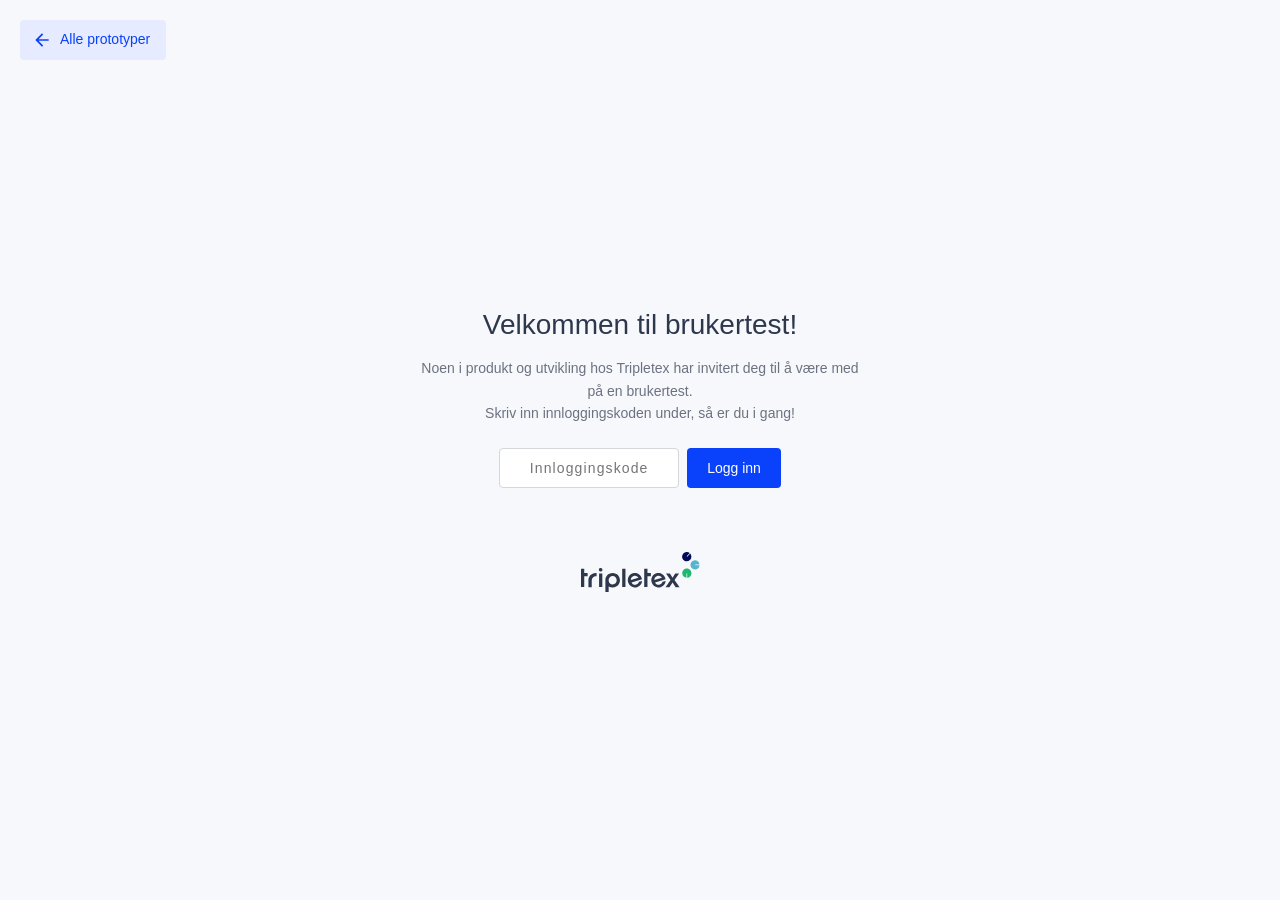
<file: prototyper/konsern-v1/innboks.html>
<!DOCTYPE html>
<html lang="no">
<head>
  <meta charset="UTF-8">
  <meta name="viewport" content="width=device-width, initial-scale=1.0">
  <script>
  (function(){
    if (!sessionStorage.getItem('tx-auth-konsern')) {
      var gate = location.href.replace(/\/prototyper\/.*$/, '/gate.html');
      location.replace(gate + '?to=' + encodeURIComponent(location.href));
    }
  })();
  </script>
  <title>Innboks – Tripletex Konsern</title>
  <link rel="stylesheet" href="https://cdn.tripletex.no/google-fonts/rubik-400-500-800.css">
  <link rel="stylesheet" href="../../_system/tokens.css">
  <link rel="stylesheet" href="../../_system/components.css">
  <link rel="stylesheet" href="../../_system/layout.css">
  <style>
    /* ── Page layout ── */
    .page-body {
      padding: var(--space-24) var(--space-32);
      display: flex;
      flex-direction: column;
      gap: var(--space-24);
    }

    /* ── Autosave indicator ── */
    .autosave-badge {
      display: inline-flex;
      align-items: center;
      gap: 6px;
      font: 13px/1 "Rubik", sans-serif;
      color: var(--text-muted);
    }
    .autosave-badge svg { width: 16px; height: 16px; }

    /* ── Filter bar ── */
    .filter-bar {
      display: flex;
      align-items: center;
      gap: var(--space-8);
    }
    .filter-search {
      display: flex;
      align-items: center;
      gap: var(--space-8);
      height: 40px;
      padding: 0 var(--space-12);
      background: var(--surface-default);
      border: 1px solid var(--border-muted);
      border-radius: var(--radius-default);
      font: 14px/1 "Rubik", sans-serif;
      color: var(--text-muted);
      width: 200px;
    }
    .filter-search svg { width: 16px; height: 16px; flex-shrink: 0; }
    .period-selector {
      display: flex;
      align-items: center;
      gap: var(--space-8);
      height: 40px;
      padding: 0 var(--space-12);
      background: var(--surface-default);
      border: 1px solid var(--border-muted);
      border-radius: var(--radius-default);
      font: 14px/1 "Rubik", sans-serif;
      color: var(--text-primary);
      cursor: default;
    }
    .period-selector svg { width: 16px; height: 16px; color: var(--text-muted); flex-shrink: 0; }

    /* ── Column table ── */
    .col-table-wrap {
      background: var(--surface-default);
      border: 1px solid var(--border-muted);
      border-radius: var(--radius-default);
      overflow-x: auto;
    }

    .col-table {
      width: 100%;
      border-collapse: collapse;
      table-layout: fixed;
    }

    .col-table th {
      font: 500 14px/1 "Rubik", sans-serif;
      color: var(--text-primary);
      text-align: left;
      padding: 0 12px;
      height: 48px;
      border-bottom: 1px solid var(--border-muted);
      white-space: nowrap;
      background: var(--surface-info-rest);
      position: sticky;
      top: 0;
      z-index: 1;
    }
    .col-table th:first-child { width: 180px; }
    .col-table th:not(:first-child) { width: 140px; }
    .col-table th:last-child { width: 160px; }

    .th-inner {
      display: flex;
      align-items: center;
      gap: 4px;
    }
    .th-sort {
      display: flex;
      flex-direction: column;
      gap: 1px;
      opacity: 0.5;
      flex-shrink: 0;
    }
    .th-sort svg { width: 10px; height: 10px; }
    .th-sort--active { opacity: 1; color: var(--action-primary-rest); }

    .col-table td {
      padding: 0 12px;
      height: 64px;
      border-bottom: 1px solid var(--border-faint);
      vertical-align: middle;
    }
    .col-table tr:last-child td { border-bottom: none; }
    .col-table tr:hover td { background: var(--surface-info-rest); }

    /* Company name cell */
    .td-company {
      font: 14px/1 "Rubik", sans-serif;
      color: var(--text-action);
      text-decoration: none;
      cursor: pointer;
    }
    .td-company:hover { text-decoration: underline; }

    /* Number chip */
    .task-chip {
      display: inline-flex;
      align-items: center;
      gap: 5px;
      background: var(--action-secondary-rest);
      color: var(--text-action);
      border-radius: 5px;
      padding: 6px 10px;
      font: 14px/1 "Rubik", sans-serif;
      white-space: nowrap;
      text-decoration: none;
      cursor: pointer;
    }
    .task-chip:hover { background: var(--action-secondary-hover); }
    .task-chip svg { width: 14px; height: 14px; flex-shrink: 0; }

    /* Klar chip (same style as number chip) */
    .klar-chip {
      display: inline-flex;
      align-items: center;
      gap: 5px;
      background: var(--action-secondary-rest);
      color: var(--text-action);
      border-radius: 5px;
      padding: 6px 10px;
      font: 14px/1 "Rubik", sans-serif;
      white-space: nowrap;
      cursor: pointer;
      text-decoration: none;
    }
    .klar-chip:hover { background: var(--action-secondary-hover); }
    .klar-chip svg { width: 14px; height: 14px; flex-shrink: 0; }

    /* Arrow SVG reuse */
    .arrow-svg { display: inline; }

  </style>
</head>
<body>

    <main class="main-content">
      <div class="page-body">

        <!-- PAGE HEADER -->
        <div style="display:flex;flex-direction:column;gap:var(--space-8);">
          <div class="page-header" style="min-height:40px;gap:var(--space-12);">
            <div style="display:flex;align-items:center;gap:var(--space-12);">
              <h1 style="font:400 30px/1.3 'Rubik',sans-serif;color:var(--text-primary);">Innboks</h1>
              <span class="autosave-badge">
                <svg viewBox="0 0 20 20" fill="none" style="width:16px;height:16px;"><path d="M15.5 8.5a5 5 0 00-9.8-1A4 4 0 005 15h10a3.5 3.5 0 00.5-6.97V8.5z" stroke="currentColor" stroke-width="1.3"/><path d="M7.5 11.5l2 2 3-3" stroke="currentColor" stroke-width="1.3" stroke-linecap="round" stroke-linejoin="round"/></svg>
                Lagret
              </span>
            </div>
          </div>
          <p class="page-description" style="max-width:none;">Se og følg opp datterselskapene under</p>
        </div>

        <!-- FILTER BAR -->
        <div class="filter-bar">
          <button class="btn btn-secondary">
            <svg width="16" height="16" viewBox="0 0 16 16" fill="none"><path d="M2 4h12M4.5 8h7M7 12h2" stroke="currentColor" stroke-width="1.3" stroke-linecap="round"/></svg>
            Filter
          </button>
          <div class="filter-search">
            <svg viewBox="0 0 16 16" fill="none"><circle cx="7" cy="7" r="4.5" stroke="currentColor" stroke-width="1.3"/><path d="M11 11l3 3" stroke="currentColor" stroke-width="1.3" stroke-linecap="round"/></svg>
            Søk
          </div>
          <div class="period-selector">
            <svg viewBox="0 0 16 16" fill="none"><rect x="2" y="3" width="12" height="11" rx="1.5" stroke="currentColor" stroke-width="1.3"/><path d="M5 1.5v3M11 1.5v3M2 7h12" stroke="currentColor" stroke-width="1.3" stroke-linecap="round"/></svg>
            Jan 2026 – Jun 2026
            <svg viewBox="0 0 16 16" fill="none" style="margin-left:4px;"><path d="M4 6l4 4 4-4" stroke="currentColor" stroke-width="1.3" stroke-linecap="round" stroke-linejoin="round"/></svg>
          </div>
        </div>

        <!-- COLUMN TABLE -->
        <div class="col-table-wrap">
          <table class="col-table">
            <thead>
              <tr>
                <th>
                  <div class="th-inner">
                    Selskap
                    <span class="th-sort th-sort--active">
                      <svg viewBox="0 0 10 6" fill="currentColor"><path d="M5 0l5 6H0z"/></svg>
                    </span>
                  </div>
                </th>
                <th>
                  <div class="th-inner">
                    Avvik
                    <span class="th-sort">
                      <svg viewBox="0 0 10 6" fill="currentColor"><path d="M5 0l5 6H0z"/></svg>
                      <svg viewBox="0 0 10 6" fill="currentColor" style="transform:rotate(180deg)"><path d="M5 0l5 6H0z"/></svg>
                    </span>
                  </div>
                </th>
                <th>
                  <div class="th-inner">
                    Bilagsmottak
                    <span class="th-sort">
                      <svg viewBox="0 0 10 6" fill="currentColor"><path d="M5 0l5 6H0z"/></svg>
                      <svg viewBox="0 0 10 6" fill="currentColor" style="transform:rotate(180deg)"><path d="M5 0l5 6H0z"/></svg>
                    </span>
                  </div>
                </th>
                <th>
                  <div class="th-inner">
                    Ikke bokførte
                    <span class="th-sort">
                      <svg viewBox="0 0 10 6" fill="currentColor"><path d="M5 0l5 6H0z"/></svg>
                      <svg viewBox="0 0 10 6" fill="currentColor" style="transform:rotate(180deg)"><path d="M5 0l5 6H0z"/></svg>
                    </span>
                  </div>
                </th>
                <th>
                  <div class="th-inner">
                    Til attestering
                    <span class="th-sort">
                      <svg viewBox="0 0 10 6" fill="currentColor"><path d="M5 0l5 6H0z"/></svg>
                      <svg viewBox="0 0 10 6" fill="currentColor" style="transform:rotate(180deg)"><path d="M5 0l5 6H0z"/></svg>
                    </span>
                  </div>
                </th>
                <th>
                  <div class="th-inner">
                    Betalinger til godkjenning
                    <span class="th-sort">
                      <svg viewBox="0 0 10 6" fill="currentColor"><path d="M5 0l5 6H0z"/></svg>
                      <svg viewBox="0 0 10 6" fill="currentColor" style="transform:rotate(180deg)"><path d="M5 0l5 6H0z"/></svg>
                    </span>
                  </div>
                </th>
                <th>
                  <div class="th-inner">
                    Reiser og utlegg
                    <span class="th-sort">
                      <svg viewBox="0 0 10 6" fill="currentColor"><path d="M5 0l5 6H0z"/></svg>
                      <svg viewBox="0 0 10 6" fill="currentColor" style="transform:rotate(180deg)"><path d="M5 0l5 6H0z"/></svg>
                    </span>
                  </div>
                </th>
                <th>
                  <div class="th-inner">
                    Årsoppgjør
                    <span class="th-sort">
                      <svg viewBox="0 0 10 6" fill="currentColor"><path d="M5 0l5 6H0z"/></svg>
                      <svg viewBox="0 0 10 6" fill="currentColor" style="transform:rotate(180deg)"><path d="M5 0l5 6H0z"/></svg>
                    </span>
                  </div>
                </th>
              </tr>
            </thead>
            <tbody id="tableBody">
              <!-- rows injected by JS -->
            </tbody>
          </table>
        </div>

      </div>
    </main>

<!-- Arrow SVG template (inline reuse) -->
<template id="arrowSvg">
  <svg viewBox="0 0 14 14" fill="none" style="width:13px;height:13px;flex-shrink:0;">
    <path d="M2.5 7h9M8 3.5L11.5 7 8 10.5" stroke="currentColor" stroke-width="1.4" stroke-linecap="round" stroke-linejoin="round"/>
  </svg>
</template>

<script>
  // ── Table data ──
  var companies = [
    { name: 'Nordberg Holding AS',       avvik: 22, bilag: 47, ikkeBokf: 2,  attest: 9,  betal: 10, reiser: 18, ars: 'klar' },
    { name: 'Viken Eiendom AS',           avvik: 6,  bilag: 11, ikkeBokf: 12, attest: 7,  betal: 4,  reiser: 6,  ars: 'klar' },
    { name: 'Fjordline Drift AS',         avvik: 10, bilag: 28, ikkeBokf: 18, attest: 1,  betal: 12, reiser: 4,  ars: 'ferdig' },
    { name: 'Berge & Dahl Transport AS',  avvik: 11, bilag: 34, ikkeBokf: 55, attest: 4,  betal: 14, reiser: 12, ars: 'klar' },
    { name: 'Solberg Industri AS',        avvik: 7,  bilag: 9,  ikkeBokf: 1,  attest: 2,  betal: 3,  reiser: 9,  ars: 'klar' },
    { name: 'Haugen Bygg AS',             avvik: 8,  bilag: 22, ikkeBokf: 3,  attest: 5,  betal: 15, reiser: 21, ars: 'klar' },
    { name: 'Kystlink Shipping AS',       avvik: 9,  bilag: 18, ikkeBokf: 7,  attest: 3,  betal: 9,  reiser: 15, ars: 'ferdig' },
    { name: 'Lofoten Fiskeri AS',         avvik: 1,  bilag: 5,  ikkeBokf: 24, attest: 6,  betal: 16, reiser: 3,  ars: 'klar' },
    { name: 'Oslofjord Finans AS',        avvik: 12, bilag: 31, ikkeBokf: 34, attest: 8,  betal: 17, reiser: 10, ars: 'klar' },
    { name: 'Romerike Handel AS',         avvik: 15, bilag: 41, ikkeBokf: 42, attest: 0,  betal: 18, reiser: 7,  ars: 'klar' },
    { name: 'Telemark Kraft AS',          avvik: 13, bilag: 26, ikkeBokf: 10, attest: 11, betal: 19, reiser: 25, ars: 'klar' },
    { name: 'Agder Næringspark AS',       avvik: 18, bilag: 53, ikkeBokf: 8,  attest: 14, betal: 20, reiser: 14, ars: 'ferdig' },
    { name: 'Møre Maritime AS',           avvik: 4,  bilag: 7,  ikkeBokf: 6,  attest: 3,  betal: 8,  reiser: 11, ars: 'klar' },
    { name: 'Trøndersk Teknologi AS',     avvik: 20, bilag: 38, ikkeBokf: 19, attest: 10, betal: 22, reiser: 16, ars: 'klar' },
    { name: 'Helgeland Havbruk AS',       avvik: 3,  bilag: 6,  ikkeBokf: 9,  attest: 0,  betal: 5,  reiser: 2,  ars: 'ferdig' },
    { name: 'Tromsø Logistikk AS',        avvik: 5,  bilag: 14, ikkeBokf: 14, attest: 2,  betal: 7,  reiser: 8,  ars: 'klar' },
    { name: 'Finnmark Ressurser AS',      avvik: 14, bilag: 29, ikkeBokf: 27, attest: 6,  betal: 11, reiser: 19, ars: 'klar' },
    { name: 'Svalbard Energi AS',         avvik: 2,  bilag: 4,  ikkeBokf: 3,  attest: 1,  betal: 4,  reiser: 5,  ars: 'ferdig' },
  ];

  var arrow = '<svg viewBox="0 0 14 14" fill="none" style="width:13px;height:13px;flex-shrink:0;"><path d="M2.5 7h9M8 3.5L11.5 7 8 10.5" stroke="currentColor" stroke-width="1.4" stroke-linecap="round" stroke-linejoin="round"/></svg>';

  function chip(n) {
    return '<a class="task-chip" href="#">' + n + arrow + '</a>';
  }

  function arsCell(type) {
    if (type === 'ferdig') {
      return '<span class="status-dot status-dot--success">Ferdig</span>';
    }
    return '<a class="klar-chip" href="#">Klar' + arrow + '</a>';
  }

  var tbody = document.getElementById('tableBody');
  var html = '';
  companies.forEach(function(c) {
    html += '<tr>';
    html += '<td><a class="td-company" href="#">' + c.name + '</a></td>';
    html += '<td>' + chip(c.avvik) + '</td>';
    html += '<td>' + chip(c.bilag) + '</td>';
    html += '<td>' + chip(c.ikkeBokf) + '</td>';
    html += '<td>' + chip(c.attest) + '</td>';
    html += '<td>' + chip(c.betal) + '</td>';
    html += '<td>' + chip(c.reiser) + '</td>';
    html += '<td>' + arsCell(c.ars) + '</td>';
    html += '</tr>';
  });
  tbody.innerHTML = html;
</script>


<script>
window.SPACESUIT = {
  company: { badge: 'N', name: 'Nordberg Holding AS' },
  active: 'innboks',
  nav: [
    { id: "hjem",      label: "Hjem",      href: "hjem.html",           icon: "home" },
    { id: "innboks",   label: "Innboks",   href: "innboks.html",        icon: "mail" },
    { id: "enheter",   label: "Enheter",   href: "enheter.html",        icon: "person" },
    { id: "rapporter", label: "Rapporter", href: "konsernrapport.html", icon: "flag" },
    { id: "kvalitet",  label: "Kvalitet",  href: "#",                   icon: "check-circle" },
    { id: "konserninnstillinger", label: "Konserninnstillinger",        icon: "settings",
      children: [
        { id: "tilganger", label: "Tilganger", href: "tilganger.html" }
      ]
    }
  ]
};
</script>
<script src="../../_system/spacesuit.js"></script>
</body>
</html>
</file>
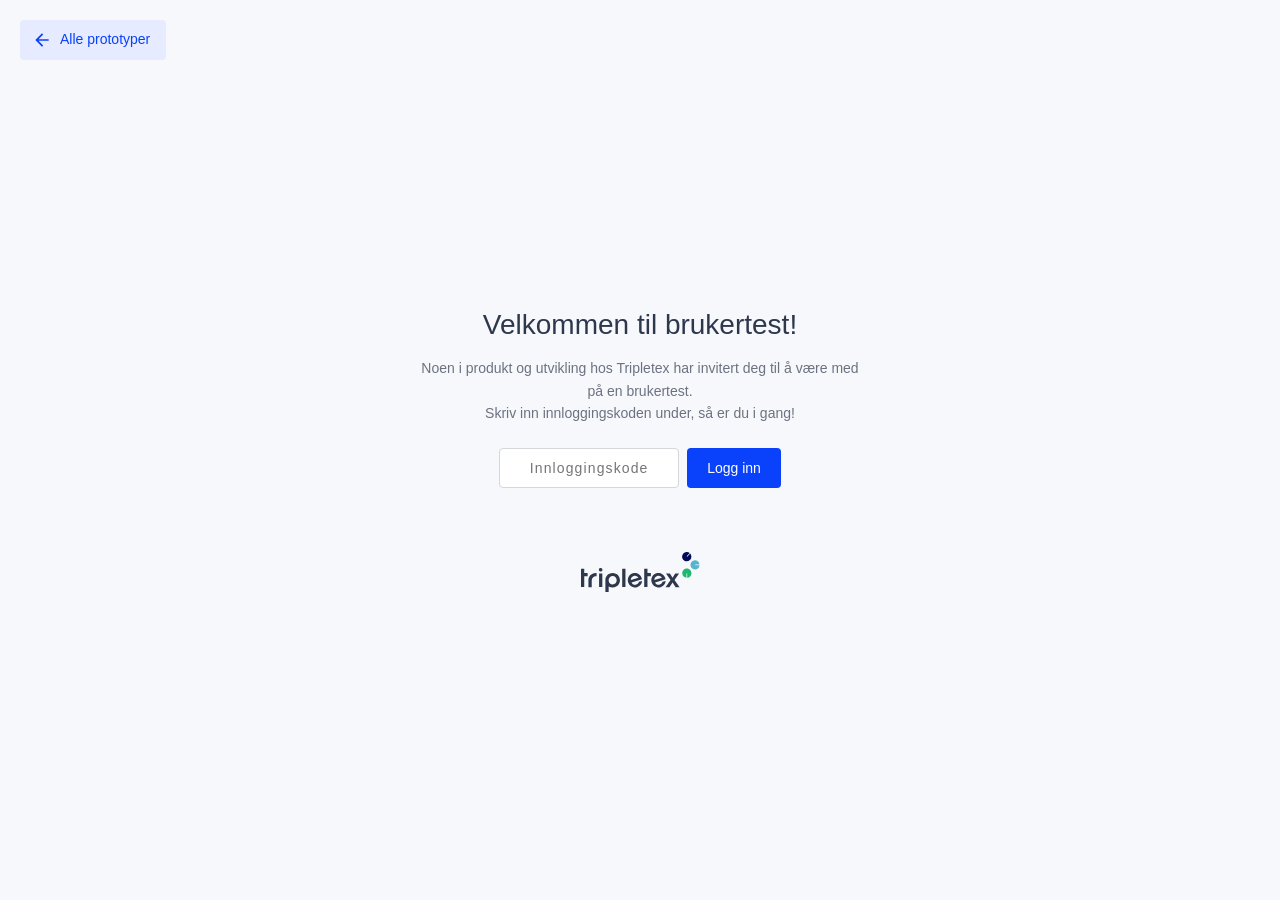
<file: prototyper/konsern-v1/konsernrapport.html>
<!DOCTYPE html>
<html lang="no">
<head>
  <meta charset="UTF-8">
  <meta name="viewport" content="width=device-width, initial-scale=1.0">
  <script>
  (function(){
    if (!sessionStorage.getItem('tx-auth-konsern')) {
      var gate = location.href.replace(/\/prototyper\/.*$/, '/gate.html');
      location.replace(gate + '?to=' + encodeURIComponent(location.href));
    }
  })();
  </script>
  <title>Konsernrapport – Tripletex Konsern</title>
  <link rel="stylesheet" href="https://cdn.tripletex.no/google-fonts/rubik-400-500-800.css">
  <link rel="stylesheet" href="../../_system/tokens.css">
  <link rel="stylesheet" href="../../_system/components.css">
  <link rel="stylesheet" href="../../_system/layout.css">
  <style>

    /* ── App shell overrides for scrollable page ── */
    .app-shell { height: auto; overflow: visible; min-height: 100vh; }
    .app-topbar { position: fixed; top: 0; left: 0; right: 0; z-index: 200; }
    .app-body { overflow: visible; align-items: stretch; padding-top: var(--size-xl); }
    .sidebar { position: sticky; top: var(--size-xl); height: calc(100vh - var(--size-xl)); overflow-y: auto; }
    .main-content { overflow: visible; }
    /* ── Page layout ── */
    .kr-page { display: flex; flex-direction: column; }

    /* ── Title bar ── */
    .kr-titlebar {
      display: flex; flex-direction: column; gap: var(--space-4);
      padding: var(--space-16) var(--space-24);
      background: var(--surface-default);
      border-bottom: 1px solid var(--border-faint);
    }

    /* ── Controls bar ── */
    .kr-controls {
      display: flex; align-items: center; gap: var(--space-8);
      padding: var(--space-12) var(--space-24);
      background: var(--surface-default);
      border-bottom: 1px solid var(--border-faint);
      flex-wrap: wrap;
    }
    .kr-controls-left { display: flex; align-items: center; gap: var(--space-8); flex: 1; min-width: 0; flex-wrap: wrap; }
    .kr-controls-right { display: flex; align-items: center; gap: var(--space-8); flex-shrink: 0; }

    /* ── Multiselect dropdown ── */
    .kr-multiselect { position: relative; flex-shrink: 0; }
    .kr-multiselect .atl-dropdown__opener {
      display: flex; align-items: center; justify-content: space-between;
      gap: var(--space-8); width: 200px; cursor: pointer;
      height: var(--size-large); padding: 0 var(--space-12);
      font: 14px/1 "Rubik", sans-serif;
    }
    .kr-multiselect .atl-dropdown__opener[aria-expanded="true"] .kr-multiselect__chevron {
      transform: rotate(180deg);
    }
    .kr-multiselect__chevron { flex-shrink: 0; transition: transform 150ms; }
    .kr-multiselect__label { overflow: hidden; text-overflow: ellipsis; white-space: nowrap; flex: 1; text-align: left; }
    .kr-multiselect__badge {
      display: inline-flex; align-items: center; justify-content: center;
      height: 18px; min-width: 18px; padding: 0 var(--space-4);
      border-radius: var(--radius-full);
      background: var(--action-primary-rest); color: var(--text-on-action);
      font: 500 12px/1 "Rubik", sans-serif; flex-shrink: 0;
    }
    .kr-multiselect__drawer {
      position: absolute; top: calc(100% + 4px); left: 0; z-index: 300;
      background: var(--surface-default);
      border: 1px solid var(--border-muted);
      border-radius: var(--radius-default);
      box-shadow: 0 4px 16px rgba(0,0,0,.10);
      min-width: 220px; overflow: hidden;
    }
    .kr-multiselect__options { padding: var(--space-4) 0; }
    .kr-multiselect__option {
      display: flex; align-items: center; gap: var(--space-10);
      padding: var(--space-8) var(--space-12);
      cursor: pointer; user-select: none;
      font: 14px/1.4 "Rubik", sans-serif; color: var(--text-primary);
    }
    .kr-multiselect__option:hover { background: var(--surface-hover); }
    .kr-multiselect__footer {
      display: flex; align-items: center; gap: var(--space-4);
      padding: var(--space-4) var(--space-8) var(--space-8);
      border-top: 1px solid var(--border-faint);
    }

    /* ── Company sub-rows ── */
    .kr-row-company { background: var(--surface-default); }
    .kr-row-company td.kr-td-label {
      padding-left: var(--space-40); font-size: 12px; color: var(--text-secondary);
    }
    .kr-row-company td { font-size: 12px; }

    /* ── Content area ── */
    .kr-content { padding: var(--space-24); display: flex; flex-direction: column; gap: var(--space-16); }

    /* ── Elimination summary card ── */
    .elim-card {
      background: var(--surface-default);
      border: 1px solid var(--border-muted);
      border-radius: var(--radius-default);
      overflow: hidden;
    }
    .elim-header {
      display: flex; align-items: center; justify-content: space-between;
      padding: var(--space-12) var(--space-16);
      cursor: pointer; user-select: none;
    }
    .elim-header:hover { background: var(--surface-info-rest); }
    .elim-header-left {
      display: flex; align-items: center; gap: var(--space-8);
      font: 500 14px/1.4 "Rubik", sans-serif;
      color: var(--text-primary);
    }
    .elim-chevron {
      width: var(--icon-size-small); height: var(--icon-size-small);
      color: var(--text-muted); transition: transform 0.15s ease; flex-shrink: 0;
    }
    .elim-header.open .elim-chevron { transform: rotate(90deg); }
    .elim-body { display: none; }
    .elim-body.open { display: block; }

    /* ── Main table card ── */
    .kr-table-card {
      background: var(--surface-default);
      border: 1px solid var(--border-muted);
      border-radius: var(--radius-default);
      overflow: hidden;
    }
    .kr-table-header {
      display: flex; align-items: center; justify-content: space-between;
      padding: var(--space-12) var(--space-16);
      border-bottom: 1px solid var(--border-faint);
    }
    .kr-table-title { font: 500 14px/1.4 "Rubik", sans-serif; color: var(--text-primary); }
    .kr-table-meta { font: 12px/1.4 "Rubik", sans-serif; color: var(--text-muted); }

    /* ── Sticky table wrapper ── */
    .kr-table-wrap { overflow-x: auto; position: relative; }

    /* Shadow on sticky label column when scrolled horizontally */
    /* Note: box-shadow rgba() is used here — no shadow token exists in Atlas (prototype-only) */
    .kr-table-wrap.scrolled-x thead th.kr-th-label,
    .kr-table-wrap.scrolled-x tbody td.kr-td-label {
      box-shadow: 3px 0 6px -2px rgba(46, 56, 77, 0.12);
    }

    /* ── Table ── */
    .kr-table {
      border-collapse: separate; border-spacing: 0;
      width: max-content; min-width: 100%;
      font: 14px/1.5 "Rubik", sans-serif;
    }

    /* Header group row */
    .kr-table thead tr.kr-thead-group th {
      position: sticky; top: 0; z-index: 3;
      background: var(--surface-info-rest);
      border-bottom: 1px solid var(--border-muted);
      padding: var(--space-8) var(--space-12);
      font: 500 12px/1.5 "Rubik", sans-serif;
      color: var(--text-muted);
      text-align: center; white-space: nowrap;
    }

    /* Header cols row */
    .kr-table thead tr.kr-thead-cols th {
      position: sticky; top: 36px; z-index: 3;
      background: var(--surface-info-rest);
      border-bottom: 2px solid var(--border-muted);
      padding: var(--space-8) var(--space-12);
      font: 500 12px/1.5 "Rubik", sans-serif;
      color: var(--text-primary);
      text-align: right; white-space: nowrap;
    }

    /* Sticky label column */
    .kr-table thead th.kr-th-label {
      text-align: left; position: sticky; left: 0; z-index: 4;
      background: var(--surface-info-rest);
      min-width: 240px; max-width: 240px;
      padding-left: var(--space-16);
    }

    /* Resultat column header (highlighted) */
    .kr-table thead th.kr-th-result {
      background: var(--surface-info-hover);
      color: var(--text-primary);
      border-left: 2px solid var(--border-info);
      border-right: 1px solid var(--border-muted);
    }

    /* Comparison group header */
    .kr-table thead th.kr-th-comp-group {
      background: var(--surface-default);
      border-left: 1px solid var(--border-muted);
      color: var(--text-muted);
    }
    .kr-table thead th.kr-th-comp {
      background: var(--surface-default);
      border-left: 1px solid var(--border-faint);
      color: var(--text-muted);
    }

    /* ── Body cells ── */
    .kr-table tbody tr td {
      padding: var(--space-8) var(--space-12);
      border-bottom: 1px solid var(--border-faint);
      vertical-align: middle; white-space: nowrap;
    }

    /* Sticky label cell */
    .kr-table tbody td.kr-td-label {
      position: sticky; left: 0; z-index: 2;
      text-align: left;
      padding-left: var(--space-16);
      min-width: 240px; max-width: 240px;
      background: inherit;
    }

    /* Numeric cells */
    .kr-table tbody td.kr-td-num {
      text-align: right;
      font-feature-settings: 'lnum' 1, 'tnum' 1;
      min-width: 80px;
    }

    /* Data rows: account names + values in action blue (matches Figma) */
    .kr-row-data .kr-td-num { color: var(--text-action); }
    .kr-account-link {
      color: var(--text-action); text-decoration: none; cursor: pointer;
    }
    .kr-account-link:hover { text-decoration: underline; }
    /* .kr-neg still overrides blue for negative values */

    /* Resultat column */
    .kr-table td.kr-td-result {
      border-left: 2px solid var(--border-info);
      border-right: 1px solid var(--border-muted);
      background: var(--surface-info-rest) !important;
      font-weight: 500;
      min-width: 96px;
    }

    /* Comparison columns */
    .kr-table td.kr-td-comp {
      border-left: 1px solid var(--border-faint);
      color: var(--text-muted);
      min-width: 88px;
    }
    .kr-table td.kr-td-pct {
      border-left: 1px solid var(--border-faint);
      color: var(--text-muted);
      min-width: 72px;
    }

    /* Negative numbers */
    .kr-neg { color: var(--surface-error-active); }

    /* Atlas atl-content-switcher overrides */
    .atl-content-switcher {
      --color--selected: var(--action-primary-rest);
      --transition-duration: 0.15s;
    }

    /* ── Row types ── */
    .kr-row-section td {
      background: var(--surface-info-rest) !important;
      font: 500 14px/1.4 "Rubik", sans-serif;
      color: var(--text-primary);
      border-bottom: 1px solid var(--border-muted);
      cursor: pointer; user-select: none;
    }
    .kr-row-section:hover td { background: var(--surface-info-hover) !important; }

    .kr-row-data td {
      background: var(--surface-default);
      font: 14px/1.4 "Rubik", sans-serif;
      color: var(--text-primary);
    }
    .kr-row-data:hover td { background: var(--surface-info-rest) !important; }

    .kr-row-total td {
      background: var(--surface-default);
      font: 500 14px/1.4 "Rubik", sans-serif;
      color: var(--text-primary);
      border-top: 1px solid var(--border-muted);
      border-bottom: 1px solid var(--border-muted);
    }

    .kr-row-result td {
      background: var(--surface-info-hover) !important;
      font: 500 14px/1.4 "Rubik", sans-serif;
      color: var(--text-primary);
      border-top: 1px solid var(--border-muted);
      border-bottom: 2px solid var(--border-muted);
    }

    .kr-row-major td {
      background: var(--surface-info-highlight) !important;
      font: 500 14px/1.4 "Rubik", sans-serif;
      color: var(--text-primary);
      border-top: 2px solid var(--border-muted);
      border-bottom: 2px solid var(--border-muted);
    }

    .kr-row-spacer td {
      height: var(--space-8);
      background: var(--surface-background) !important;
      border: none;
    }

    /* Expand icon */
    .kr-expand-icon {
      display: inline-flex; width: var(--space-16); height: var(--space-16);
      align-items: center; justify-content: center;
      flex-shrink: 0; color: var(--text-muted);
      vertical-align: middle; margin-right: var(--space-4);
      transition: transform 0.15s ease;
    }
    .kr-row-section.kr-closed .kr-expand-icon { transform: rotate(-90deg); }

    /* Indent helpers */
    .kr-indent-1 { padding-left: calc(var(--space-16) + 20px) !important; }
    .kr-indent-2 { padding-left: calc(var(--space-16) + 36px) !important; }

    /* ── Elimination detail table ── */
    .elim-table { width: 100%; border-collapse: collapse; font: 12px/1.4 "Rubik", sans-serif; }
    .elim-table thead th {
      background: var(--surface-info-rest);
      padding: var(--space-8) var(--space-16);
      text-align: left; font-weight: 500;
      color: var(--text-primary);
      border-bottom: 1px solid var(--border-muted); white-space: nowrap;
    }
    .elim-table thead th.num { text-align: right; }
    .elim-table tbody td {
      padding: var(--space-8) var(--space-16);
      border-bottom: 1px solid var(--border-faint);
      color: var(--text-primary);
    }
    .elim-table tbody td.num { text-align: right; font-feature-settings: 'lnum' 1, 'tnum' 1; }
    .elim-table tbody td.muted { color: var(--text-muted); }
    .elim-table tfoot td {
      padding: var(--space-8) var(--space-16); font-weight: 500;
      border-top: 1px solid var(--border-muted);
    }
    .elim-table tfoot td.num { text-align: right; }
    .elim-group-row td {
      background: var(--surface-info-rest); font-weight: 500;
      padding: var(--space-4) var(--space-16);
      font-size: 12px; text-transform: uppercase;
      letter-spacing: 0.04em; color: var(--text-muted);
    }

  </style>
</head>
<body>

<!-- MAIN -->
    <main class="main-content">
      <div class="kr-page">

        <!-- Title bar -->
        <div class="kr-titlebar">
          <nav class="breadcrumb">
            <span class="breadcrumb-current">Rapporter</span>
          </nav>
          <div class="page-header">
            <h1 class="page-title">Konsern AS – Konsernrapport</h1>
            <div class="page-actions">
              <button class="btn btn-tertiary" title="Skriv ut">
                <svg viewBox="0 0 16 16" fill="none" style="width:16px;height:16px;"><path d="M4 5V2h8v3M4 11H2V6h12v5h-2" stroke="currentColor" stroke-width="1.3" stroke-linejoin="round"/><path d="M4 8.5h8v5H4v-5z" stroke="currentColor" stroke-width="1.3" stroke-linejoin="round"/></svg>
                Skriv ut
              </button>
              <button class="btn btn-secondary">
                <svg viewBox="0 0 16 16" fill="none" style="width:16px;height:16px;"><path d="M8 2.5v7M5.5 7l2.5 3 2.5-3" stroke="currentColor" stroke-width="1.3" stroke-linecap="round" stroke-linejoin="round"/><path d="M3 12.5h10" stroke="currentColor" stroke-width="1.3" stroke-linecap="round"/></svg>
                Eksporter
              </button>
            </div>
          </div>
          <p class="page-description">Nordberg Holding AS · 17 datterselskaper · Tall i NOK 1 000</p>
        </div>

        <!-- Controls bar -->
        <div class="kr-controls">
          <div class="kr-controls-left">
            <!-- Filter button (from Figma: blue secondary style) -->
            <button class="btn btn-secondary" style="gap:var(--space-8);">
              <svg viewBox="0 0 16 16" fill="none" style="width:16px;height:16px;"><path d="M2 4h12M4 8h8M6 12h4" stroke="currentColor" stroke-width="1.3" stroke-linecap="round"/></svg>
              Filter
            </button>
            <!-- Period selector -->
            <div class="period-nav">
              <span class="period-nav-label">2025-01-01 – 2025-05-31</span>
              <div class="period-nav-arrows">
                <button class="period-nav-btn">
                  <svg width="12" height="12" viewBox="0 0 12 12" fill="none"><path d="M8 10L4 6l4-4" stroke="currentColor" stroke-width="1.5" stroke-linecap="round" stroke-linejoin="round"/></svg>
                </button>
                <button class="period-nav-btn">
                  <svg width="12" height="12" viewBox="0 0 12 12" fill="none"><path d="M4 2l4 4-4 4" stroke="currentColor" stroke-width="1.5" stroke-linecap="round" stroke-linejoin="round"/></svg>
                </button>
              </div>
            </div>
            <!-- Subsidiary selector -->
            <div class="kr-multiselect" id="companyDropdown">
              <button type="button" class="atl-form-field__input atl-dropdown__opener"
                id="companyDropdownBtn" aria-expanded="false" aria-haspopup="listbox">
                <span class="kr-multiselect__label" id="companyDropdownLabel">Velg datterselskap</span>
                <svg class="kr-multiselect__chevron" viewBox="0 0 24 24" fill="currentColor" width="20" height="20" aria-hidden="true">
                  <path d="M12 15.375L6 9.375L7.4 7.975L12 12.575L16.6 7.975L18 9.375L12 15.375Z"/>
                </svg>
              </button>
              <div class="kr-multiselect__drawer" id="companyDropdownDrawer" hidden>
                <div class="kr-multiselect__options" role="listbox" aria-multiselectable="true">
                  <label class="kr-multiselect__option"><input type="checkbox" class="checkbox" value="viken"> Viken Eiendom AS</label>
                  <label class="kr-multiselect__option"><input type="checkbox" class="checkbox" value="fjord"> Fjordline Drift AS</label>
                  <label class="kr-multiselect__option"><input type="checkbox" class="checkbox" value="berge"> Berge &amp; Dahl Transport AS</label>
                  <label class="kr-multiselect__option"><input type="checkbox" class="checkbox" value="solberg"> Solberg Industri AS</label>
                  <label class="kr-multiselect__option"><input type="checkbox" class="checkbox" value="haugen"> Haugen Bygg AS</label>
                  <label class="kr-multiselect__option"><input type="checkbox" class="checkbox" value="kystlink"> Kystlink Shipping AS</label>
                  <label class="kr-multiselect__option"><input type="checkbox" class="checkbox" value="lofoten"> Lofoten Fiskeri AS</label>
                  <label class="kr-multiselect__option"><input type="checkbox" class="checkbox" value="oslofjord"> Oslofjord Finans AS</label>
                  <label class="kr-multiselect__option"><input type="checkbox" class="checkbox" value="romerike"> Romerike Handel AS</label>
                  <label class="kr-multiselect__option"><input type="checkbox" class="checkbox" value="telemark"> Telemark Kraft AS</label>
                  <label class="kr-multiselect__option"><input type="checkbox" class="checkbox" value="agder"> Agder Næringspark AS</label>
                  <label class="kr-multiselect__option"><input type="checkbox" class="checkbox" value="more"> Møre Maritime AS</label>
                  <label class="kr-multiselect__option"><input type="checkbox" class="checkbox" value="tronder"> Trøndersk Teknologi AS</label>
                  <label class="kr-multiselect__option"><input type="checkbox" class="checkbox" value="helgeland"> Helgeland Havbruk AS</label>
                  <label class="kr-multiselect__option"><input type="checkbox" class="checkbox" value="tromso"> Tromsø Logistikk AS</label>
                  <label class="kr-multiselect__option"><input type="checkbox" class="checkbox" value="finnmark"> Finnmark Ressurser AS</label>
                  <label class="kr-multiselect__option"><input type="checkbox" class="checkbox" value="svalbard"> Svalbard Energi AS</label>
                </div>
                <div class="kr-multiselect__footer">
                  <button class="btn btn-tertiary" style="height:var(--size-small);font-size:12px;" id="companySelectAll">Velg alle</button>
                  <button class="btn btn-tertiary" style="height:var(--size-small);font-size:12px;" id="companyClearAll">Tøm</button>
                </div>
              </div>
            </div>
            <!-- Elimination tab switcher -->
            <div class="atl-content-switcher" id="elimSwitcher">
              <div class="atl-content-switch atl-content-switch--single">
                <input class="atl-content-switch__input" type="radio" name="elim" id="elimEtter" checked>
                <div class="atl-content-switch__label-background"></div>
                <label class="atl-content-switch__label atl-content-switch__label--selected" for="elimEtter">Etter eliminering</label>
                <div class="atl-content-switch__label atl-content-switch__label--deselected">Etter eliminering</div>
              </div>
              <div class="atl-content-switch atl-content-switch--single">
                <input class="atl-content-switch__input" type="radio" name="elim" id="elimFor">
                <div class="atl-content-switch__label-background"></div>
                <label class="atl-content-switch__label atl-content-switch__label--selected" for="elimFor">Før eliminering</label>
                <div class="atl-content-switch__label atl-content-switch__label--deselected">Før eliminering</div>
              </div>
              <div class="atl-content-switch atl-content-switch--single">
                <input class="atl-content-switch__input" type="radio" name="elim" id="elimKun">
                <div class="atl-content-switch__label-background"></div>
                <label class="atl-content-switch__label atl-content-switch__label--selected" for="elimKun">Kun elimineringer</label>
                <div class="atl-content-switch__label atl-content-switch__label--deselected">Kun elimineringer</div>
              </div>
              <div class="atl-content-switcher__border"></div>
            </div>
          </div>
          <div class="kr-controls-right">
            <!-- Resultat/Balanse switcher -->
            <div class="atl-content-switcher" id="viewSwitcher">
              <div class="atl-content-switch atl-content-switch--single">
                <input class="atl-content-switch__input" type="radio" name="view" id="viewPL" checked>
                <div class="atl-content-switch__label-background"></div>
                <label class="atl-content-switch__label atl-content-switch__label--selected" for="viewPL">Resultat</label>
                <div class="atl-content-switch__label atl-content-switch__label--deselected">Resultat</div>
              </div>
              <div class="atl-content-switch atl-content-switch--single">
                <input class="atl-content-switch__input" type="radio" name="view" id="viewBS">
                <div class="atl-content-switch__label-background"></div>
                <label class="atl-content-switch__label atl-content-switch__label--selected" for="viewBS">Balanse</label>
                <div class="atl-content-switch__label atl-content-switch__label--deselected">Balanse</div>
              </div>
              <div class="atl-content-switcher__border"></div>
            </div>
          </div>
        </div>

        <!-- Content area -->
        <div class="kr-content">

          <!-- Elimination summary card (only visible when "Kun elimineringer" is selected) -->
          <div class="elim-card" id="elimCard" hidden>
            <div class="elim-header open" id="elimHeader" onclick="toggleElim()">
              <div class="elim-header-left">
                <svg class="elim-chevron" viewBox="0 0 16 16" fill="none"><path d="M6 4l4 4-4 4" stroke="currentColor" stroke-width="1.3" stroke-linecap="round" stroke-linejoin="round"/></svg>
                Oppsummering elimineringstransaksjoner
              </div>
              <span style="font:12px/1 'Rubik',sans-serif;color:var(--text-muted);">3 transaksjoner · NOK –3 720 000</span>
            </div>
            <div class="elim-body open" id="elimBody">
              <table class="elim-table">
                <thead>
                  <tr>
                    <th>Fra selskap</th><th>Til selskap</th>
                    <th>Beskrivelse</th><th>Konto</th>
                    <th class="num">Beløp (NOK 1 000)</th>
                  </tr>
                </thead>
                <tbody>
                  <tr class="elim-group-row"><td colspan="5">Intercompany salg</td></tr>
                  <tr>
                    <td>Tripl AS</td><td>Pow AS</td>
                    <td>Tjenesteleveranse IT-drift</td><td>3000 Salgsinntekter</td>
                    <td class="num kr-neg">–2 400</td>
                  </tr>
                  <tr>
                    <td>Gian AS</td><td>Bx AS</td>
                    <td>Konsulenttjenester</td><td>3000 Salgsinntekter</td>
                    <td class="num kr-neg">–1 200</td>
                  </tr>
                  <tr class="elim-group-row"><td colspan="5">Intercompany finansposter</td></tr>
                  <tr>
                    <td>Tripl AS</td><td>Pow AS</td>
                    <td>Renteinntekter konsernlån</td><td>8040 Renteinntekter</td>
                    <td class="num kr-neg">–120</td>
                  </tr>
                </tbody>
                <tfoot>
                  <tr>
                    <td colspan="4" style="color:var(--text-muted);font:12px/1.4 'Rubik',sans-serif;">Sum elimineringer</td>
                    <td class="num kr-neg" style="font-weight:500;">–3 720</td>
                  </tr>
                </tfoot>
              </table>
            </div>
          </div>

          <!-- Main table card -->
          <div class="kr-table-card">
            <div class="kr-table-header">
              <div>
                <span class="kr-table-title" id="tableTitle">Resultatregnskap jan–mai 2025</span>
                <span class="kr-table-meta" id="tableMeta" style="margin-left:var(--space-12);">Etter eliminering · månedlig oversikt</span>
              </div>
              <div style="display:flex;align-items:center;gap:var(--space-8);">
                <button class="btn btn-tertiary" style="height:var(--size-medium);font-size:12px;" onclick="expandAll()">Utvid alle</button>
                <button class="btn btn-tertiary" style="height:var(--size-medium);font-size:12px;" onclick="collapseAll()">Lukk alle</button>
              </div>
            </div>
            <div class="kr-table-wrap" id="krTableWrap">
              <table class="kr-table" id="krTable">
                <!-- Filled by JavaScript -->
              </table>
            </div>
          </div>

        </div><!-- /kr-content -->
      </div><!-- /kr-page -->
    </main>

<script>
/* ── Companies ── */
const COMPANIES = [
  { id: 'viken',    name: 'Viken Eiendom AS',          w: 0.12 },
  { id: 'fjord',    name: 'Fjordline Drift AS',         w: 0.10 },
  { id: 'berge',    name: 'Berge & Dahl Transport AS',  w: 0.09 },
  { id: 'solberg',  name: 'Solberg Industri AS',        w: 0.08 },
  { id: 'haugen',   name: 'Haugen Bygg AS',             w: 0.07 },
  { id: 'kystlink', name: 'Kystlink Shipping AS',       w: 0.07 },
  { id: 'lofoten',  name: 'Lofoten Fiskeri AS',         w: 0.06 },
  { id: 'oslofjord',name: 'Oslofjord Finans AS',        w: 0.06 },
  { id: 'romerike', name: 'Romerike Handel AS',         w: 0.05 },
  { id: 'telemark', name: 'Telemark Kraft AS',          w: 0.05 },
  { id: 'agder',    name: 'Agder Næringspark AS',       w: 0.05 },
  { id: 'more',     name: 'Møre Maritime AS',           w: 0.04 },
  { id: 'tronder',  name: 'Trøndersk Teknologi AS',     w: 0.04 },
  { id: 'helgeland',name: 'Helgeland Havbruk AS',       w: 0.04 },
  { id: 'tromso',   name: 'Tromsø Logistikk AS',        w: 0.04 },
  { id: 'finnmark', name: 'Finnmark Ressurser AS',      w: 0.03 },
  { id: 'svalbard', name: 'Svalbard Energi AS',         w: 0.03 },
];
let selectedCompanies = [];

/* ── Monthly data (NOK 1 000, Figma-style structure) ── */
const MONTHS = ['Jan.', 'Feb.', 'Mar.', 'Apr.', 'Mai.'];

/* P&L line items with monthly values */
const PL = {
  salg:  [428, 512, 495, 580, 550],
  adri:  [ 72,  88,  85,  90,  80],
  vk:    [120, 140, 138, 160, 150],
  lk:    [180, 200, 195, 215, 205],
  avsk:  [ 40,  40,  40,  40,  40],
  adk:   [ 52,  60,  58,  65,  62],
  ri:    [  4,   5,   4,   5,   5],
  rk:    [  8,   8,   8,   8,   8],
  skatt: [ 26,  40,  37,  47,  42],
};

/* Prior year comparison (same period) */
const PL_PRIOR = {
  salg:  [380, 460, 445, 510, 490],
  adri:  [ 60,  75,  72,  80,  70],
  vk:    [110, 125, 122, 140, 130],
  lk:    [165, 185, 180, 198, 188],
  avsk:  [ 38,  38,  38,  38,  38],
  adk:   [ 48,  55,  53,  60,  57],
  ri:    [  3,   4,   3,   4,   4],
  rk:    [  7,   7,   7,   7,   7],
  skatt: [ 22,  34,  31,  41,  36],
};

/* Balance sheet monthly snapshots */
const BS = {
  imm:  [1200, 1180, 1160, 1140, 1120],
  vdm:  [4800, 4760, 4720, 4680, 4640],
  fan:  [  800,  800,  800,  800,  800],
  kf:   [ 860, 1024, 990, 1160, 1100],
  var:  [ 240,  280,  276,  320,  300],
  bank: [ 520,  620, 595,  720,  680],
  ak:   [1200, 1200, 1200, 1200, 1200],
  ek:   [2400, 2440, 2477, 2524, 2566],
  lfg:  [2400, 2360, 2320, 2280, 2240],
  lvg:  [ 800,  840,  832,  900,  864],
  off:  [ 400,  440,  412,  456,  430],
  akg:  [ 220,  264,  300,  460,  340],
};
const BS_PRIOR = {
  imm:  [1300,1280,1260,1240,1220], vdm:[5000,4960,4920,4880,4840],
  fan:  [ 850, 850, 850, 850, 850], kf: [ 780, 920, 890,1040, 980],
  var:  [ 220, 252, 248, 288, 270], bank:[ 480, 565, 540, 645, 608],
  ak:   [1200,1200,1200,1200,1200], ek: [2200,2234,2265,2306,2342],
  lfg:  [2600,2560,2520,2480,2440], lvg:[ 720, 755, 748, 810, 778],
  off:  [ 360, 396, 370, 410, 388], akg:[ 200, 238, 270, 414, 306],
};

/* ── Utilities ── */
const nbFmt = new Intl.NumberFormat('nb-NO', {maximumFractionDigits:0});
function fmt(n) {
  if (n === 0 || n == null) return '–';
  return nbFmt.format(n);
}
function fmtPct(n) {
  if (n == null || !isFinite(n)) return '–';
  const s = (n >= 0 ? '+' : '') + Math.round(n) + ' %';
  return s;
}
function sum(arr) { return arr.reduce((a,b) => a+b, 0); }
function sub(a, b) { return a.map((v,i) => v - b[i]); }
function pctChg(curr, prev) {
  return prev === 0 ? null : ((curr - prev) / Math.abs(prev)) * 100;
}

/* ── Company sub-rows ── */
function buildCompanyRows(vals, prior, negate, sectionId) {
  const rows = [];
  selectedCompanies.forEach(cId => {
    const co = COMPANIES.find(c => c.id === cId);
    if (!co) return;
    const cVals = vals.map(v => Math.round(v * co.w));
    const cPrior = prior.map(v => Math.round(v * co.w));
    const tr = document.createElement('tr');
    tr.className = 'kr-row-company';
    tr.dataset.parentSection = sectionId;
    tr.dataset.companyRow = 'true';
    const labelTd = document.createElement('td');
    labelTd.className = 'kr-td-label';
    labelTd.textContent = co.name;
    tr.appendChild(labelTd);
    // Parse cell HTML via a temp table
    const tmp = document.createElement('table');
    tmp.innerHTML = `<tbody><tr>${buildMonthCells(cVals, cPrior, negate || false)}</tr></tbody>`;
    Array.from(tmp.querySelector('tr').children).forEach(td => tr.appendChild(td));
    rows.push(tr);
  });
  return rows;
}

/* ── Build cells for a row ── */
function buildMonthCells(vals, prior, negate) {
  const ytd = sum(vals);
  const ytdPrior = sum(prior);
  const sign = negate ? -1 : 1;
  let html = '';
  vals.forEach(v => {
    const n = sign * v;
    html += `<td class="kr-td-num${n < 0 ? ' kr-neg' : ''}">${fmt(n)}</td>`;
  });
  const ytdN = sign * ytd;
  html += `<td class="kr-td-num kr-td-result${ytdN < 0 ? ' kr-neg' : ''}">${fmt(ytdN)}</td>`;
  const priorN = sign * ytdPrior;
  html += `<td class="kr-td-num kr-td-comp${priorN < 0 ? ' kr-neg' : ''}">${fmt(priorN)}</td>`;
  const chg = ytdN - priorN;
  html += `<td class="kr-td-num kr-td-comp${chg < 0 ? ' kr-neg' : ''}">${chg !== 0 ? fmt(chg) : '–'}</td>`;
  const pct = pctChg(ytdN, priorN);
  const pctCls = (pct !== null && pct < 0) ? ' kr-neg' : '';
  html += `<td class="kr-td-num kr-td-pct${pctCls}">${fmtPct(pct)}</td>`;
  return html;
}

function emptyCells() {
  return `<td colspan="${MONTHS.length + 4}"></td>`;
}

function buildSectionHeaderRow(label, sectionId) {
  const icon = `<span class="kr-expand-icon"><svg width="12" height="12" viewBox="0 0 12 12" fill="none"><path d="M3 5l3 3 3-3" stroke="currentColor" stroke-width="1.5" stroke-linecap="round"/></svg></span>`;
  return `<td class="kr-td-label">${icon}${label}</td>${emptyCells()}`;
}

/* ── Build P&L table ── */
function buildPL() {
  const thead = document.createElement('thead');
  const tbody = document.createElement('tbody');

  /* Group header row */
  const trg = document.createElement('tr');
  trg.className = 'kr-thead-group';
  trg.innerHTML =
    `<th class="kr-th-label"></th>` +
    `<th colspan="${MONTHS.length}" style="border-right:1px solid var(--border-muted);">Måneder (NOK 1 000)</th>` +
    `<th class="kr-th-result">Hittil i år</th>` +
    `<th colspan="3" class="kr-th-comp-group">Samme periode i 2024</th>`;
  thead.appendChild(trg);

  /* Column header row */
  const trh = document.createElement('tr');
  trh.className = 'kr-thead-cols';
  let thHtml = `<th class="kr-th-label">Regnskapskonto</th>`;
  MONTHS.forEach(m => { thHtml += `<th>${m}</th>`; });
  thHtml += `<th class="kr-th-result">Resultat</th>`;
  thHtml += `<th class="kr-th-comp">Resultat i fjor</th>`;
  thHtml += `<th class="kr-th-comp">Endring</th>`;
  thHtml += `<th class="kr-th-comp">% Endring</th>`;
  trh.innerHTML = thHtml;
  thead.appendChild(trh);

  /* ── Sections ── */
  const sections = [
    {
      id:'s1', label:'Driftsinntekter',
      rows: [
        {label:'Salgsinntekter, avgiftspliktig', field:'salg', indent:1},
        {label:'Andre driftsinntekter', field:'adri', indent:1},
        {label:'Sum driftsinntekter', type:'total',
          vals: PL.salg.map((v,i) => v + PL.adri[i]),
          priorVals: PL_PRIOR.salg.map((v,i) => v + PL_PRIOR.adri[i])},
      ]
    },
    {
      id:'s2', label:'Driftskostnader',
      rows: [
        {label:'Varekostnad', field:'vk', indent:1},
        {label:'Lønnskostnad', field:'lk', indent:1},
        {label:'Avskrivninger og nedskrivninger', field:'avsk', indent:1},
        {label:'Andre driftskostnader', field:'adk', indent:1},
        {label:'Sum driftskostnader', type:'total',
          vals: PL.vk.map((v,i)=>v+PL.lk[i]+PL.avsk[i]+PL.adk[i]),
          priorVals: PL_PRIOR.vk.map((v,i)=>v+PL_PRIOR.lk[i]+PL_PRIOR.avsk[i]+PL_PRIOR.adk[i])},
      ]
    },
  ];

  /* Driftsresultat = Inntekter − Kostnader */
  const drVals = PL.salg.map((v,i) => v + PL.adri[i] - PL.vk[i] - PL.lk[i] - PL.avsk[i] - PL.adk[i]);
  const drPrior = PL_PRIOR.salg.map((v,i) => v+PL_PRIOR.adri[i]-PL_PRIOR.vk[i]-PL_PRIOR.lk[i]-PL_PRIOR.avsk[i]-PL_PRIOR.adk[i]);

  const finansSec = {
    id:'s3', label:'Finansposter',
    rows: [
      {label:'Renteinntekter og finansinntekter', field:'ri', indent:1},
      {label:'Rentekostnader og finanskostnader', field:'rk', indent:1, negate:true},
      {label:'Sum finansposter', type:'total',
        vals: PL.ri.map((v,i)=>v-PL.rk[i]),
        priorVals: PL_PRIOR.ri.map((v,i)=>v-PL_PRIOR.rk[i])},
    ]
  };

  const rfskVals = drVals.map((v,i) => v + PL.ri[i] - PL.rk[i]);
  const rfskPrior = drPrior.map((v,i) => v + PL_PRIOR.ri[i] - PL_PRIOR.rk[i]);
  const arVals = rfskVals.map((v,i) => v - PL.skatt[i]);
  const arPrior = rfskPrior.map((v,i) => v - PL_PRIOR.skatt[i]);

  /* Build section rows */
  [...sections, finansSec].forEach(sec => {
    const tr = document.createElement('tr');
    tr.className = 'kr-row-section';
    tr.dataset.sectionId = sec.id;
    tr.onclick = () => toggleSection(sec.id);
    tr.innerHTML = buildSectionHeaderRow(sec.label, sec.id);
    tbody.appendChild(tr);

    sec.rows.forEach(row => {
      const tr2 = document.createElement('tr');
      tr2.className = row.type === 'total' ? 'kr-row-total' : 'kr-row-data';
      tr2.dataset.parentSection = sec.id;
      const vals = row.vals || PL[row.field];
      const prior = row.priorVals || PL_PRIOR[row.field];
      const indent = row.indent || 0;
      const labelClass = 'kr-td-label' + (indent ? ' kr-indent-' + indent : '');
      tr2.innerHTML = `<td class="${labelClass}"><a href="#" class="kr-account-link">${row.label}</a></td>` + buildMonthCells(vals, prior, row.negate || false);
      tbody.appendChild(tr2);

      if (!row.type) {
        buildCompanyRows(vals, prior, row.negate || false, sec.id)
          .forEach(tr => tbody.appendChild(tr));
      }
    });

    /* Spacer between sections (except before result rows) */
    if (sec.id !== 's3') {
      const sp = document.createElement('tr');
      sp.className = 'kr-row-spacer';
      sp.dataset.parentSection = sec.id;
      sp.innerHTML = `<td colspan="${MONTHS.length + 5}"></td>`;
      tbody.appendChild(sp);
    }
  });

  /* DRIFTSRESULTAT */
  appendResultRow(tbody, 'DRIFTSRESULTAT', drVals, drPrior);
  appendSpacerRow(tbody);

  /* Skattekostnad standalone */
  const trSkatt = document.createElement('tr');
  trSkatt.className = 'kr-row-data';
  trSkatt.innerHTML = `<td class="kr-td-label kr-indent-0"><a href="#" class="kr-account-link">Skattekostnad på ordinært resultat</a></td>` +
    buildMonthCells(PL.skatt, PL_PRIOR.skatt, false);
  tbody.appendChild(trSkatt);

  /* RESULTAT FØR SKATT */
  appendResultRow(tbody, 'RESULTAT FØR SKATT', rfskVals, rfskPrior);
  appendSpacerRow(tbody);

  /* ÅRSRESULTAT */
  appendMajorRow(tbody, 'ÅRSRESULTAT', arVals, arPrior);

  return {thead, tbody};
}

function appendResultRow(tbody, label, vals, prior) {
  const tr = document.createElement('tr');
  tr.className = 'kr-row-result';
  tr.innerHTML = `<td class="kr-td-label">${label}</td>` + buildMonthCells(vals, prior, false);
  tbody.appendChild(tr);
}

function appendMajorRow(tbody, label, vals, prior) {
  const tr = document.createElement('tr');
  tr.className = 'kr-row-major';
  tr.innerHTML = `<td class="kr-td-label">${label}</td>` + buildMonthCells(vals, prior, false);
  tbody.appendChild(tr);
}

function appendSpacerRow(tbody) {
  const sp = document.createElement('tr');
  sp.className = 'kr-row-spacer';
  sp.innerHTML = `<td colspan="${MONTHS.length + 5}"></td>`;
  tbody.appendChild(sp);
}

/* ── BS company sub-rows helper ── */
function buildCompanyRowsBS(field, sectionId) {
  if (!selectedCompanies.length) return '';
  return selectedCompanies.map(cId => {
    const co = COMPANIES.find(c => c.id === cId);
    if (!co) return '';
    const vals = BS[field].map(v => Math.round(v * co.w));
    const prior = BS_PRIOR[field].map(v => Math.round(v * co.w));
    const curr = vals[vals.length - 1];
    const priorLast = prior[prior.length - 1];
    let cells = '';
    vals.forEach(v => { cells += `<td class="kr-td-num${v < 0 ? ' kr-neg' : ''}">${fmt(v)}</td>`; });
    cells += `<td class="kr-td-num kr-td-result${curr < 0 ? ' kr-neg' : ''}">${fmt(curr)}</td>`;
    cells += `<td class="kr-td-num kr-td-comp${priorLast < 0 ? ' kr-neg' : ''}">${fmt(priorLast)}</td>`;
    const chg = curr - priorLast;
    cells += `<td class="kr-td-num kr-td-comp${chg < 0 ? ' kr-neg' : ''}">${chg !== 0 ? fmt(chg) : '–'}</td>`;
    cells += `<td class="kr-td-num kr-td-pct">${fmtPct(pctChg(curr, priorLast))}</td>`;
    return `<tr class="kr-row-company" data-parent-section="${sectionId}" data-company-row="true">
      <td class="kr-td-label">${co.name}</td>${cells}</tr>`;
  }).join('');
}

/* ── Build Balance Sheet table ── */
function buildBS() {
  const thead = document.createElement('thead');
  const tbody = document.createElement('tbody');

  const trg = document.createElement('tr');
  trg.className = 'kr-thead-group';
  trg.innerHTML =
    `<th class="kr-th-label"></th>` +
    `<th colspan="${MONTHS.length}" style="border-right:1px solid var(--border-muted);">Månedlige balanser (NOK 1 000)</th>` +
    `<th class="kr-th-result">Per mai 2025</th>` +
    `<th colspan="3" class="kr-th-comp-group">Samme periode i 2024</th>`;
  thead.appendChild(trg);

  const trh = document.createElement('tr');
  trh.className = 'kr-thead-cols';
  let thHtml = `<th class="kr-th-label">Regnskapskonto</th>`;
  MONTHS.forEach(m => { thHtml += `<th>${m}</th>`; });
  thHtml += `<th class="kr-th-result">Balanse</th>`;
  thHtml += `<th class="kr-th-comp">Balanse i fjor</th>`;
  thHtml += `<th class="kr-th-comp">Endring</th>`;
  thHtml += `<th class="kr-th-comp">% Endring</th>`;
  trh.innerHTML = thHtml;
  thead.appendChild(trh);

  function bsDataRow(label, field, indent) {
    const tr = document.createElement('tr');
    tr.className = 'kr-row-data';
    const labelClass = 'kr-td-label' + (indent ? ' kr-indent-' + indent : '');
    const vals = BS[field];
    const prior = BS_PRIOR[field];
    /* For balance sheet, "Resultat" = last month value, comparison = last month prior */
    const curr = vals[vals.length - 1];
    const priorLast = prior[prior.length - 1];
    let html = `<td class="${labelClass}"><a href="#" class="kr-account-link">${label}</a></td>`;
    vals.forEach(v => {
      html += `<td class="kr-td-num${v < 0 ? ' kr-neg' : ''}">${fmt(v)}</td>`;
    });
    html += `<td class="kr-td-num kr-td-result${curr < 0 ? ' kr-neg' : ''}">${fmt(curr)}</td>`;
    html += `<td class="kr-td-num kr-td-comp${priorLast < 0 ? ' kr-neg' : ''}">${fmt(priorLast)}</td>`;
    const chg = curr - priorLast;
    html += `<td class="kr-td-num kr-td-comp${chg < 0 ? ' kr-neg' : ''}">${chg !== 0 ? fmt(chg) : '–'}</td>`;
    const pct = pctChg(curr, priorLast);
    const pctCls = (pct !== null && pct < 0) ? ' kr-neg' : '';
    html += `<td class="kr-td-num kr-td-pct${pctCls}">${fmtPct(pct)}</td>`;
    tr.innerHTML = html;
    return tr;
  }

  function bsTotalRow(label, fields, indent) {
    const tr = document.createElement('tr');
    tr.className = 'kr-row-total';
    const labelClass = 'kr-td-label' + (indent ? ' kr-indent-' + indent : '');
    const vals = BS[fields[0]].map((_, i) => fields.reduce((s, f) => s + BS[f][i], 0));
    const prior = BS_PRIOR[fields[0]].map((_, i) => fields.reduce((s, f) => s + BS_PRIOR[f][i], 0));
    const curr = vals[vals.length - 1];
    const priorLast = prior[prior.length - 1];
    let html = `<td class="${labelClass}">${label}</td>`;
    vals.forEach(v => { html += `<td class="kr-td-num${v < 0 ? ' kr-neg' : ''}">${fmt(v)}</td>`; });
    html += `<td class="kr-td-num kr-td-result${curr < 0 ? ' kr-neg' : ''}">${fmt(curr)}</td>`;
    html += `<td class="kr-td-num kr-td-comp${priorLast < 0 ? ' kr-neg' : ''}">${fmt(priorLast)}</td>`;
    const chg = curr - priorLast;
    html += `<td class="kr-td-num kr-td-comp${chg < 0 ? ' kr-neg' : ''}">${chg !== 0 ? fmt(chg) : '–'}</td>`;
    const pct = pctChg(curr, priorLast);
    html += `<td class="kr-td-num kr-td-pct${(pct !== null && pct < 0) ? ' kr-neg' : ''}">${fmtPct(pct)}</td>`;
    tr.innerHTML = html;
    return tr;
  }

  function sectionHeaderTr(label, id) {
    const tr = document.createElement('tr');
    tr.className = 'kr-row-section';
    if (id) { tr.dataset.sectionId = id; tr.onclick = () => toggleSection(id); }
    tr.innerHTML = buildSectionHeaderRow(label, id);
    return tr;
  }

  function spacerTr(parentId) {
    const sp = document.createElement('tr');
    sp.className = 'kr-row-spacer';
    if (parentId) sp.dataset.parentSection = parentId;
    sp.innerHTML = `<td colspan="${MONTHS.length + 5}"></td>`;
    return sp;
  }

  function childRow(tr, secId) { if (secId) tr.dataset.parentSection = secId; return tr; }

  /* EIENDELER heading */
  const eHead = document.createElement('tr');
  eHead.className = 'kr-row-section';
  eHead.innerHTML = `<td class="kr-td-label" style="font:500 12px/1.4 'Rubik',sans-serif;text-transform:uppercase;letter-spacing:0.06em;color:var(--text-muted);">Eiendeler</td><td colspan="${MONTHS.length + 4}"></td>`;
  tbody.appendChild(eHead);

  function appendBsCo(field, secId) {
    tbody.appendChild(document.createRange().createContextualFragment(buildCompanyRowsBS(field, secId)));
  }

  /* Anleggsmidler */
  tbody.appendChild(sectionHeaderTr('4. Anleggsmidler', 's4'));
  tbody.appendChild(childRow(bsDataRow('Immaterielle eiendeler', 'imm', 1), 's4')); appendBsCo('imm', 's4');
  tbody.appendChild(childRow(bsDataRow('Varige driftsmidler', 'vdm', 1), 's4'));    appendBsCo('vdm', 's4');
  tbody.appendChild(childRow(bsDataRow('Finansielle anleggsmidler', 'fan', 1), 's4')); appendBsCo('fan', 's4');
  tbody.appendChild(childRow(bsTotalRow('Sum anleggsmidler', ['imm','vdm','fan']), 's4'));
  tbody.appendChild(spacerTr('s4'));

  /* Omløpsmidler */
  tbody.appendChild(sectionHeaderTr('5. Omløpsmidler', 's5'));
  tbody.appendChild(childRow(bsDataRow('Kundefordringer', 'kf', 1), 's5'));           appendBsCo('kf', 's5');
  tbody.appendChild(childRow(bsDataRow('Varebeholdning', 'var', 1), 's5'));           appendBsCo('var', 's5');
  tbody.appendChild(childRow(bsDataRow('Bankinnskudd og kontanter', 'bank', 1), 's5')); appendBsCo('bank', 's5');
  tbody.appendChild(childRow(bsTotalRow('Sum omløpsmidler', ['kf','var','bank']), 's5'));
  tbody.appendChild(spacerTr('s5'));

  /* SUM EIENDELER */
  const sumEiTr = document.createElement('tr');
  sumEiTr.className = 'kr-row-result';
  const sumEiVals = BS.imm.map((_,i)=>BS.imm[i]+BS.vdm[i]+BS.fan[i]+BS.kf[i]+BS.var[i]+BS.bank[i]);
  const sumEiPrior = BS_PRIOR.imm.map((_,i)=>BS_PRIOR.imm[i]+BS_PRIOR.vdm[i]+BS_PRIOR.fan[i]+BS_PRIOR.kf[i]+BS_PRIOR.var[i]+BS_PRIOR.bank[i]);
  const seC = sumEiVals[sumEiVals.length-1], seP = sumEiPrior[sumEiPrior.length-1];
  let seHtml = `<td class="kr-td-label">SUM EIENDELER</td>`;
  sumEiVals.forEach(v => { seHtml += `<td class="kr-td-num">${fmt(v)}</td>`; });
  seHtml += `<td class="kr-td-num kr-td-result">${fmt(seC)}</td>`;
  seHtml += `<td class="kr-td-num kr-td-comp">${fmt(seP)}</td>`;
  const seChg = seC - seP;
  seHtml += `<td class="kr-td-num kr-td-comp${seChg < 0 ? ' kr-neg' : ''}">${fmt(seChg)}</td>`;
  seHtml += `<td class="kr-td-num kr-td-pct">${fmtPct(pctChg(seC, seP))}</td>`;
  sumEiTr.innerHTML = seHtml;
  tbody.appendChild(sumEiTr);
  tbody.appendChild(spacerTr());

  /* EGENKAPITAL OG GJELD heading */
  const egHead = document.createElement('tr');
  egHead.className = 'kr-row-section';
  egHead.innerHTML = `<td class="kr-td-label" style="font:500 12px/1.4 'Rubik',sans-serif;text-transform:uppercase;letter-spacing:0.06em;color:var(--text-muted);">Egenkapital og gjeld</td><td colspan="${MONTHS.length + 4}"></td>`;
  tbody.appendChild(egHead);

  /* Egenkapital */
  tbody.appendChild(sectionHeaderTr('6. Egenkapital', 's6'));
  tbody.appendChild(childRow(bsDataRow('Aksjekapital og overkurs', 'ak', 1), 's6')); appendBsCo('ak', 's6');
  tbody.appendChild(childRow(bsDataRow('Opptjent egenkapital', 'ek', 1), 's6'));     appendBsCo('ek', 's6');
  tbody.appendChild(childRow(bsTotalRow('Sum egenkapital', ['ak','ek']), 's6'));
  tbody.appendChild(spacerTr('s6'));

  /* Langsiktig gjeld */
  tbody.appendChild(sectionHeaderTr('7. Langsiktig gjeld', 's7'));
  tbody.appendChild(childRow(bsDataRow('Gjeld til kredittinstitusjoner', 'lfg', 1), 's7')); appendBsCo('lfg', 's7');
  tbody.appendChild(childRow(bsTotalRow('Sum langsiktig gjeld', ['lfg']), 's7'));
  tbody.appendChild(spacerTr('s7'));

  /* Kortsiktig gjeld */
  tbody.appendChild(sectionHeaderTr('8. Kortsiktig gjeld', 's8'));
  tbody.appendChild(childRow(bsDataRow('Leverandørgjeld', 'lvg', 1), 's8'));           appendBsCo('lvg', 's8');
  tbody.appendChild(childRow(bsDataRow('Skyldig offentlige avgifter', 'off', 1), 's8')); appendBsCo('off', 's8');
  tbody.appendChild(childRow(bsDataRow('Annen kortsiktig gjeld', 'akg', 1), 's8'));    appendBsCo('akg', 's8');
  tbody.appendChild(childRow(bsTotalRow('Sum kortsiktig gjeld', ['lvg','off','akg']), 's8'));
  tbody.appendChild(spacerTr('s8'));

  /* SUM EGENKAPITAL OG GJELD */
  const sumEgTr = document.createElement('tr');
  sumEgTr.className = 'kr-row-major';
  const sumEgVals = BS.ak.map((_,i)=>BS.ak[i]+BS.ek[i]+BS.lfg[i]+BS.lvg[i]+BS.off[i]+BS.akg[i]);
  const sumEgPrior = BS_PRIOR.ak.map((_,i)=>BS_PRIOR.ak[i]+BS_PRIOR.ek[i]+BS_PRIOR.lfg[i]+BS_PRIOR.lvg[i]+BS_PRIOR.off[i]+BS_PRIOR.akg[i]);
  const egC = sumEgVals[sumEgVals.length-1], egP = sumEgPrior[sumEgPrior.length-1];
  let egHtml = `<td class="kr-td-label">SUM EGENKAPITAL OG GJELD</td>`;
  sumEgVals.forEach(v => { egHtml += `<td class="kr-td-num">${fmt(v)}</td>`; });
  egHtml += `<td class="kr-td-num kr-td-result">${fmt(egC)}</td>`;
  egHtml += `<td class="kr-td-num kr-td-comp">${fmt(egP)}</td>`;
  const egChg = egC - egP;
  egHtml += `<td class="kr-td-num kr-td-comp${egChg < 0 ? ' kr-neg' : ''}">${fmt(egChg)}</td>`;
  egHtml += `<td class="kr-td-num kr-td-pct">${fmtPct(pctChg(egC, egP))}</td>`;
  sumEgTr.innerHTML = egHtml;
  tbody.appendChild(sumEgTr);

  return {thead, tbody};
}

/* ── Section toggle ── */
function toggleSection(sectionId) {
  const table = document.getElementById('krTable');
  const sectionRow = table.querySelector(`[data-section-id="${sectionId}"]`);
  const childRows = table.querySelectorAll(`[data-parent-section="${sectionId}"]`);
  const isClosed = sectionRow.classList.contains('kr-closed');
  if (isClosed) {
    sectionRow.classList.remove('kr-closed');
    childRows.forEach(r => r.style.display = '');
  } else {
    sectionRow.classList.add('kr-closed');
    childRows.forEach(r => r.style.display = 'none');
  }
}

function expandAll() {
  document.getElementById('krTable').querySelectorAll('.kr-row-section[data-section-id]').forEach(tr => {
    tr.classList.remove('kr-closed');
    const id = tr.dataset.sectionId;
    document.getElementById('krTable').querySelectorAll(`[data-parent-section="${id}"]`).forEach(r => r.style.display = '');
  });
}
function collapseAll() {
  document.getElementById('krTable').querySelectorAll('.kr-row-section[data-section-id]').forEach(tr => {
    tr.classList.add('kr-closed');
    const id = tr.dataset.sectionId;
    document.getElementById('krTable').querySelectorAll(`[data-parent-section="${id}"]`).forEach(r => r.style.display = 'none');
  });
}

/* ── Render ── */
let currentView = 'pl';
function render(view) {
  currentView = view;
  const table = document.getElementById('krTable');
  table.innerHTML = '';
  const title = document.getElementById('tableTitle');
  const meta = document.getElementById('tableMeta');
  let result;
  if (view === 'pl') {
    result = buildPL();
    title.textContent = 'Resultatregnskap jan–mai 2025';
    meta.textContent = 'Etter eliminering · månedlig oversikt';
  } else {
    result = buildBS();
    title.textContent = 'Balanse jan–mai 2025';
    meta.textContent = 'Etter eliminering · månedlige balanser';
  }
  table.appendChild(result.thead);
  table.appendChild(result.tbody);
}

/* ── atl-content-switcher border helper ── */
function updateSwitcherBorder(sw) {
  const checked = sw.querySelector('.atl-content-switch__input:checked');
  if (!checked) return;
  const item = checked.closest('.atl-content-switch');
  if (!item) return;
  const swRect = sw.getBoundingClientRect();
  const itemRect = item.getBoundingClientRect();
  sw.style.setProperty('--border-left', (itemRect.left - swRect.left) + 'px');
  sw.style.setProperty('--border-width', itemRect.width + 'px');

  const items = Array.from(sw.querySelectorAll('.atl-content-switch'));
  const idx = items.indexOf(item);
  const isFirst = idx === 0;
  const isLast = idx === items.length - 1;
  const r = 'var(--radius-default)';
  sw.style.setProperty('--border-top-left-radius',     isFirst ? r : '0');
  sw.style.setProperty('--border-bottom-left-radius',  isFirst ? r : '0');
  sw.style.setProperty('--border-top-right-radius',    isLast  ? r : '0');
  sw.style.setProperty('--border-bottom-right-radius', isLast  ? r : '0');
}

function initSwitcher(sw) {
  updateSwitcherBorder(sw);
  sw.querySelectorAll('.atl-content-switch__input').forEach(inp => {
    inp.addEventListener('change', () => updateSwitcherBorder(sw));
  });
}

/* ── View switcher ── */
document.getElementById('viewPL').addEventListener('change', () => render('pl'));
document.getElementById('viewBS').addEventListener('change', () => render('bs'));

/* ── Elimination switcher ── */
document.getElementById('elimSwitcher').addEventListener('change', e => {
  const inp = e.target;
  if (!inp.classList.contains('atl-content-switch__input')) return;
  const meta = document.getElementById('tableMeta');
  const label = inp.closest('.atl-content-switch').querySelector('label').textContent.toLowerCase();
  meta.textContent = label + ' · ' + (currentView === 'pl' ? 'månedlig oversikt' : 'månedlige balanser');
  document.getElementById('elimCard').hidden = (inp.id !== 'elimKun');
});

/* ── Elimination card toggle ── */
function toggleElim() {
  document.getElementById('elimHeader').classList.toggle('open');
  document.getElementById('elimBody').classList.toggle('open');
}

/* ── Sticky column shadow ── */
const wrap = document.getElementById('krTableWrap');
wrap.addEventListener('scroll', () => {
  wrap.classList.toggle('scrolled-x', wrap.scrollLeft > 0);
});

/* ── Sidebar toggles ── */


/* ── Konserninnstillinger expand/collapse ── */
/* ── Multiselect dropdown ── */
(function() {
  const btn = document.getElementById('companyDropdownBtn');
  const drawer = document.getElementById('companyDropdownDrawer');
  const label = document.getElementById('companyDropdownLabel');
  const checkboxes = drawer.querySelectorAll('input[type="checkbox"]');

  function openDrawer() {
    drawer.hidden = false;
    btn.setAttribute('aria-expanded', 'true');
  }
  function closeDrawer() {
    drawer.hidden = true;
    btn.setAttribute('aria-expanded', 'false');
  }

  function updateLabel() {
    const checked = Array.from(checkboxes).filter(c => c.checked);
    selectedCompanies = checked.map(c => c.value);
    if (checked.length === 0) {
      label.textContent = 'Velg datterselskap';
    } else if (checked.length === COMPANIES.length) {
      label.textContent = 'Alle datterselskaper';
    } else {
      label.textContent = checked.length + ' valgt';
    }
    render(currentView);
  }

  btn.addEventListener('click', e => {
    e.stopPropagation();
    drawer.hidden ? openDrawer() : closeDrawer();
  });

  checkboxes.forEach(cb => cb.addEventListener('change', updateLabel));

  document.getElementById('companySelectAll').addEventListener('click', e => {
    e.preventDefault();
    checkboxes.forEach(c => c.checked = true);
    updateLabel();
  });
  document.getElementById('companyClearAll').addEventListener('click', e => {
    e.preventDefault();
    checkboxes.forEach(c => c.checked = false);
    updateLabel();
  });

  document.addEventListener('click', e => {
    if (!document.getElementById('companyDropdown').contains(e.target)) closeDrawer();
  });
  document.addEventListener('keydown', e => {
    if (e.key === 'Escape') closeDrawer();
  });
})();

/* ── Init ── */
render('pl');
document.querySelectorAll('.atl-content-switcher').forEach(initSwitcher);
</script>

<script>
window.SPACESUIT = {
  company: { badge: 'N', name: 'Nordberg Holding AS' },
  active: 'rapporter',
  nav: [
    { id: "hjem",      label: "Hjem",      href: "hjem.html",           icon: "home" },
    { id: "innboks",   label: "Innboks",   href: "innboks.html",        icon: "mail" },
    { id: "enheter",   label: "Enheter",   href: "enheter.html",        icon: "person" },
    { id: "rapporter", label: "Rapporter", href: "konsernrapport.html", icon: "flag" },
    { id: "kvalitet",  label: "Kvalitet",  href: "#",                   icon: "check-circle" },
    { id: "konserninnstillinger", label: "Konserninnstillinger",        icon: "settings",
      children: [
        { id: "tilganger", label: "Tilganger", href: "tilganger.html" }
      ]
    }
  ]
};
</script>
<script src="../../_system/spacesuit.js"></script>
</body>
</html>
</file>
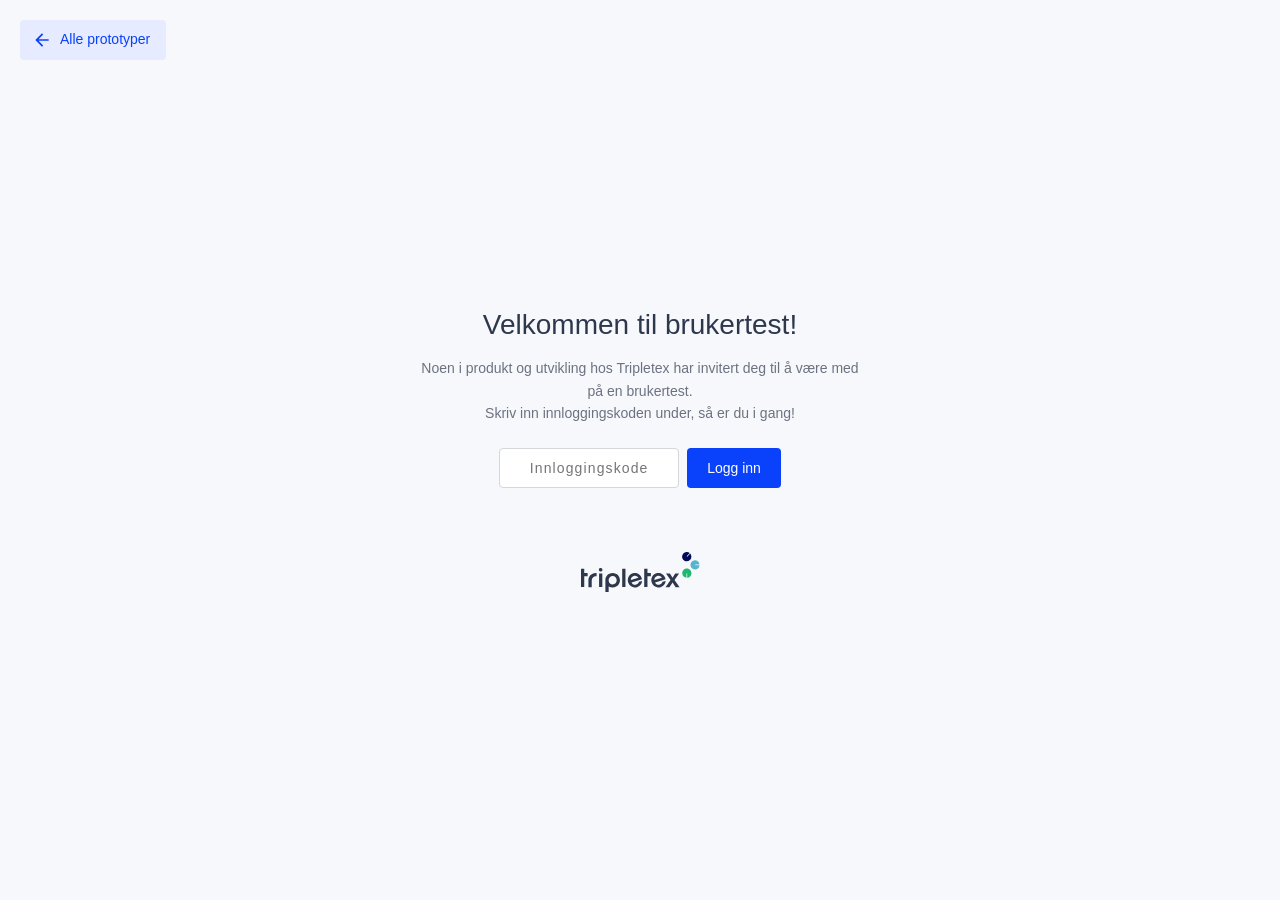
<file: prototyper/konsern-v1/ny-enhet.html>
<!DOCTYPE html>
<html lang="no">
<head>
  <meta charset="UTF-8">
  <meta name="viewport" content="width=device-width, initial-scale=1.0">
  <script>
  (function(){
    if (!sessionStorage.getItem('tx-auth-konsern')) {
      var gate = location.href.replace(/\/prototyper\/.*$/, '/gate.html');
      location.replace(gate + '?to=' + encodeURIComponent(location.href));
    }
  })();
  </script>
  <title>Ny enhet – Tripletex Konsern</title>
  <link rel="stylesheet" href="https://cdn.tripletex.no/google-fonts/rubik-400-500-800.css">
  <link rel="stylesheet" href="../../_system/tokens.css">
  <link rel="stylesheet" href="../../_system/components.css">
  <link rel="stylesheet" href="../../_system/layout.css">
  <style>
    .page-content {
      display: flex;
      flex-direction: column;
      gap: var(--space-24);
      padding: var(--space-32);
      max-width: 1080px;
    }

    /* Breadcrumb */
    .breadcrumb {
      display: flex;
      align-items: center;
      gap: var(--space-8);
      font: 14px/1.4 "Rubik", sans-serif;
    }
    .breadcrumb-link {
      color: var(--text-action);
      text-decoration: none;
    }
    .breadcrumb-link:hover { text-decoration: underline; }
    .breadcrumb-sep { color: var(--text-primary); }
    .breadcrumb-current { color: var(--text-primary); }

    /* Page header */
    .page-header-row {
      display: flex;
      align-items: center;
      gap: var(--space-12);
      min-height: 40px;
    }
    .page-title {
      font: 400 30px/1.3 "Rubik", sans-serif;
      color: var(--text-primary);
      flex: 1;
    }

    /* Tabs */
    .tab-group {
      display: flex;
      align-items: flex-end;
      gap: var(--space-12);
      border-bottom: 1px solid var(--border-muted);
    }
    .tab {
      display: flex;
      flex-direction: column;
      align-items: center;
      gap: 2px;
      padding: 3px 2px;
      height: 40px;
      justify-content: flex-end;
      font: 14px/1.4 "Rubik", sans-serif;
      color: var(--text-primary);
      cursor: pointer;
      border: none;
      background: none;
      white-space: nowrap;
    }
    .tab-underline {
      height: 4px;
      width: 100%;
      border-radius: 2px 2px 0 0;
    }
    .tab--active .tab-underline { background: var(--action-primary-rest); }
    .tab--active { font-weight: 500; }

    /* Accordion */
    .accordion {
      background: var(--surface-default);
      border: 1px solid var(--border-muted);
      border-radius: var(--radius-default);
    }
    .accordion-header {
      display: flex;
      align-items: center;
      justify-content: space-between;
      padding: var(--space-12) var(--space-24);
      border-bottom: 1px solid var(--border-muted);
      cursor: pointer;
      user-select: none;
    }
    .accordion-header:hover { background: var(--surface-background); }
    .accordion-title {
      font: 500 16px/1.3 "Rubik", sans-serif;
      color: var(--text-primary);
      height: 40px;
      display: flex;
      align-items: center;
    }
    .accordion-chevron {
      width: 20px;
      height: 20px;
      display: flex;
      align-items: center;
      justify-content: center;
      color: var(--text-primary);
      transition: transform 0.2s;
    }
    .accordion--collapsed .accordion-header { border-bottom: none; }
    .accordion--collapsed .accordion-chevron { transform: rotate(180deg); }
    .accordion--collapsed .accordion-body { display: none; }
    .accordion-body {
      padding: var(--space-24);
      display: flex;
      flex-direction: column;
      gap: var(--space-24);
    }

    /* Two-column form grid */
    .form-grid {
      display: grid;
      grid-template-columns: 1fr 1fr;
      gap: var(--space-24);
    }

    /* Form group */
    .form-group {
      display: flex;
      flex-direction: column;
      gap: var(--space-8);
    }
    .form-label {
      font: 14px/1.4 "Rubik", sans-serif;
      color: var(--text-primary);
      display: flex;
      gap: var(--space-4);
    }
    .form-label-required { color: var(--text-primary); }
    .form-input,
    .form-select {
      height: 40px;
      padding: 10px var(--space-16);
      border: 1px solid var(--border-primary);
      border-radius: var(--radius-default);
      background: var(--surface-background);
      font: 14px/1.4 "Rubik", sans-serif;
      color: var(--text-primary);
      width: 100%;
      box-sizing: border-box;
    }
    .form-input::placeholder { color: var(--text-muted); }
    .form-input:focus,
    .form-select:focus {
      outline: none;
      border-color: var(--border-focus);
      box-shadow: 0 0 0 2px rgba(10,65,250,0.12);
    }
    .form-select {
      appearance: none;
      background-image: url("data:image/svg+xml,%3Csvg width='20' height='20' viewBox='0 0 20 20' fill='none' xmlns='http://www.w3.org/2000/svg'%3E%3Cpath d='M5 7.5L10 12.5L15 7.5' stroke='%23818794' stroke-width='1.3' stroke-linecap='round' stroke-linejoin='round'/%3E%3C/svg%3E");
      background-repeat: no-repeat;
      background-position: right 10px center;
      padding-right: 36px;
      cursor: pointer;
    }

    /* Toggle */
    .toggle-row {
      display: flex;
      align-items: center;
      gap: var(--space-8);
    }
    .toggle {
      position: relative;
      width: 36px;
      height: 20px;
      flex-shrink: 0;
    }
    .toggle input { opacity: 0; width: 0; height: 0; }
    .toggle-slider {
      position: absolute;
      inset: 0;
      background: var(--border-muted);
      border-radius: 9999px;
      cursor: pointer;
      transition: background 0.2s;
    }
    .toggle-slider::before {
      content: "";
      position: absolute;
      width: 12px;
      height: 12px;
      left: 4px;
      top: 4px;
      background: white;
      border-radius: 50%;
      transition: transform 0.2s;
    }
    .toggle input:checked + .toggle-slider { background: var(--action-primary-rest); }
    .toggle input:checked + .toggle-slider::before { transform: translateX(16px); }
    .toggle-label {
      font: 14px/1.4 "Rubik", sans-serif;
      color: var(--text-primary);
    }
    .toggle-help {
      width: 20px;
      height: 20px;
      color: var(--text-muted);
      flex-shrink: 0;
    }

    /* Section subheading */
    .form-section-title {
      font: 400 16px/1.3 "Rubik", sans-serif;
      color: var(--text-primary);
    }

    /* Divider */
    .form-divider {
      border: none;
      border-top: 1px solid var(--border-muted);
      margin: 0;
    }

    /* Toggle group box */
    .toggle-group-box {
      background: var(--surface-background);
      border-radius: var(--radius-default);
      padding: var(--space-12);
      display: flex;
      gap: var(--space-24);
    }

    /* Kebab dropdown */
    .kebab-wrap {
      position: relative;
    }
    .kebab-menu {
      position: absolute;
      top: calc(100% + 4px);
      right: 0;
      background: var(--surface-default);
      border: 1px solid var(--border-muted);
      border-radius: var(--radius-default);
      box-shadow: 0 4px 16px rgba(46,56,77,0.12);
      z-index: 100;
      min-width: 180px;
      padding: var(--space-4) 0;
      display: none;
    }
    .kebab-menu.is-open { display: block; }
    .kebab-menu-item {
      display: flex;
      align-items: center;
      gap: var(--space-8);
      width: 100%;
      padding: var(--space-8) var(--space-16);
      font: 14px/1.4 "Rubik", sans-serif;
      color: var(--text-primary);
      background: none;
      border: none;
      cursor: pointer;
      text-align: left;
      white-space: nowrap;
    }
    .kebab-menu-item:hover { background: var(--surface-info-rest); }
    .kebab-menu-item svg { width: 16px; height: 16px; flex-shrink: 0; color: var(--text-muted); }

    /* Modal */
    .modal-overlay {
      position: fixed;
      inset: 0;
      background: rgba(46, 56, 77, 0.4);
      display: flex;
      align-items: center;
      justify-content: center;
      z-index: 500;
    }
    .modal-overlay[hidden] { display: none; }
    .modal-card {
      background: var(--surface-default);
      border-radius: var(--radius-default);
      padding: var(--space-32);
      width: 400px;
      max-width: calc(100vw - var(--space-32));
      position: relative;
      display: flex;
      flex-direction: column;
      gap: var(--space-24);
      box-shadow: 0 10px 40px rgba(15, 41, 127, 0.2);
    }
    .modal-close {
      position: absolute;
      top: var(--space-8);
      right: var(--space-8);
      width: var(--size-medium);
      height: var(--size-medium);
      display: flex;
      align-items: center;
      justify-content: center;
      border: none;
      background: none;
      border-radius: var(--radius-default);
      cursor: pointer;
      color: var(--text-muted);
    }
    .modal-close:hover { background: var(--action-neutral-hover); }
    .modal-close svg { width: 20px; height: 20px; }
    .modal-header { display: flex; flex-direction: column; gap: var(--space-4); }
    .modal-title { font: 500 20px/1.3 "Rubik", sans-serif; color: var(--text-primary); }
    .modal-body { font: 14px/1.4 "Rubik", sans-serif; color: var(--text-primary); }
    .modal-footer { display: flex; gap: var(--space-8); }
    </style>
</head>
<body>

    <main class="main-content">
      <div class="page-content">

        <!-- Page header -->
        <div style="display:flex;flex-direction:column;gap:var(--space-8);">
          <nav class="breadcrumb">
            <a class="breadcrumb-link" href="enheter.html">Enheter</a>
            <span class="breadcrumb-sep">/</span>
            <span class="breadcrumb-current">Ny enhet</span>
          </nav>
          <div class="page-header-row">
            <h1 class="page-title">Ny enhet</h1>
            <div class="page-actions">
              <button class="btn btn-secondary" onclick="history.back()">Avbryt</button>
              <button class="btn btn-primary" onclick="openModal()">Lagre</button>
              <div class="kebab-wrap">
                <button class="icon-btn" id="kebabBtn" title="Mer" onclick="toggleKebab(event)">
                  <svg viewBox="0 0 24 24" aria-hidden="true"><path d="M12 20C11.45 20 10.9792 19.8042 10.5875 19.4125C10.1958 19.0208 10 18.55 10 18C10 17.45 10.1958 16.9792 10.5875 16.5875C10.9792 16.1958 11.45 16 12 16C12.55 16 13.0208 16.1958 13.4125 16.5875C13.8042 16.9792 14 17.45 14 18C14 18.55 13.8042 19.0208 13.4125 19.4125C13.0208 19.8042 12.55 20 12 20ZM12 14C11.45 14 10.9792 13.8042 10.5875 13.4125C10.1958 13.0208 10 12.55 10 12C10 11.45 10.1958 10.9792 10.5875 10.5875C10.9792 10.1958 11.45 10 12 10C12.55 10 13.0208 10.1958 13.4125 10.5875C13.8042 10.9792 14 11.45 14 12C14 12.55 13.8042 13.0208 13.4125 13.4125C13.0208 13.8042 12.55 14 12 14ZM12 8C11.45 8 10.9792 7.80417 10.5875 7.4125C10.1958 7.02083 10 6.55 10 6C10 5.45 10.1958 4.97917 10.5875 4.5875C10.9792 4.19583 11.45 4 12 4C12.55 4 13.0208 4.19583 13.4125 4.5875C13.8042 4.97917 14 5.45 14 6C14 6.55 13.8042 7.02083 13.4125 7.4125C13.0208 7.80417 12.55 8 12 8Z" fill="currentColor"/></svg>
                </button>
                <div class="kebab-menu" id="kebabMenu">
                  <button class="kebab-menu-item" onclick="fillDemoData()">
                    <svg viewBox="0 0 16 16" fill="none"><path d="M2 4h12M2 8h8M2 12h5" stroke="currentColor" stroke-width="1.3" stroke-linecap="round"/><circle cx="13" cy="11" r="2.5" stroke="currentColor" stroke-width="1.3"/><path d="M13 9.5v1.5l1 1" stroke="currentColor" stroke-width="1.2" stroke-linecap="round" stroke-linejoin="round"/></svg>
                    Fyll med demodata
                  </button>
                </div>
              </div>
            </div>
          </div>
        </div>

        <!-- Tabs -->
        <div class="tab-group">
          <button class="tab tab--active">
            <span>Detaljer</span>
            <div class="tab-underline"></div>
          </button>
          <button class="tab">
            <span>Tilganger</span>
            <div class="tab-underline"></div>
          </button>
          <button class="tab">
            <span>Kontakter</span>
            <div class="tab-underline"></div>
          </button>
        </div>

        <!-- Accordion: Selskapsdetaljer -->
        <div class="accordion" id="accordion-selskap">
          <div class="accordion-header" onclick="toggleAccordion('accordion-selskap')">
            <span class="accordion-title">Selskapsdetaljer</span>
            <span class="accordion-chevron">
              <svg viewBox="0 0 24 24" width="24" height="24" fill="none"><path d="M18 15L12 9L6 15" stroke="currentColor" stroke-width="1.5" stroke-linecap="round" stroke-linejoin="round"/></svg>
            </span>
          </div>
          <div class="accordion-body">
            <div class="form-grid">
              <!-- Left column -->
              <div style="display:flex;flex-direction:column;gap:var(--space-24);">
                <div class="form-group">
                  <label class="form-label">Type <span class="form-label-required">*</span></label>
                  <select class="form-select">
                    <option>Datterselskap</option>
                    <option>Morselskap</option>
                    <option>Søsterselskap</option>
                  </select>
                </div>
                <div class="form-group">
                  <label class="form-label">Navn på selskap <span class="form-label-required">*</span></label>
                  <input type="text" class="form-input" placeholder="">
                </div>
                <div class="form-group">
                  <label class="form-label">Organisasjonsnummer (9 siffer) <span class="form-label-required">*</span></label>
                  <input type="text" class="form-input" placeholder="" maxlength="9" inputmode="numeric">
                </div>
                <div class="form-group">
                  <label class="form-label">Kundenummer</label>
                  <input type="text" class="form-input" placeholder="">
                </div>
              </div>
              <!-- Right column -->
              <div style="display:flex;flex-direction:column;gap:var(--space-24);">
                <div class="form-group">
                  <label class="form-label">Språk <span class="form-label-required">*</span></label>
                  <select class="form-select">
                    <option>Norsk</option>
                    <option>Engelsk</option>
                    <option>Svensk</option>
                    <option>Dansk</option>
                  </select>
                </div>
                <div class="form-group">
                  <label class="form-label">Valuta <span class="form-label-required">*</span></label>
                  <input type="text" class="form-input" placeholder="">
                </div>
                <div class="form-group">
                  <label class="form-label">Datteransvarlig <span class="form-label-required">*</span></label>
                  <input type="text" class="form-input" placeholder="">
                </div>
                <div class="form-group">
                  <label class="form-label">Reskontro</label>
                  <input type="text" class="form-input" placeholder="">
                </div>
              </div>
            </div>

            <div class="toggle-row">
              <label class="toggle">
                <input type="checkbox">
                <span class="toggle-slider"></span>
              </label>
              <span class="toggle-label">Sett som inaktiv</span>
              <svg class="toggle-help" viewBox="0 0 20 20" fill="none"><circle cx="10" cy="10" r="7.5" stroke="currentColor" stroke-width="1.3"/><path d="M10 13.5v.5" stroke="currentColor" stroke-width="1.5" stroke-linecap="round"/><path d="M8 8a2 2 0 114 0c0 1.5-2 1.5-2 2" stroke="currentColor" stroke-width="1.3" stroke-linecap="round"/></svg>
            </div>
          </div>
        </div>

        <!-- Accordion: Kontaktinformasjon -->
        <div class="accordion" id="accordion-kontakt">
          <div class="accordion-header" onclick="toggleAccordion('accordion-kontakt')">
            <span class="accordion-title">Kontaktinformasjon</span>
            <span class="accordion-chevron">
              <svg viewBox="0 0 24 24" width="24" height="24" fill="none"><path d="M18 15L12 9L6 15" stroke="currentColor" stroke-width="1.5" stroke-linecap="round" stroke-linejoin="round"/></svg>
            </span>
          </div>
          <div class="accordion-body">
            <div class="form-grid">
              <!-- Left column -->
              <div style="display:flex;flex-direction:column;gap:var(--space-24);">
                <div class="form-group">
                  <label class="form-label">Telefon <span class="form-label-required">*</span></label>
                  <input type="tel" class="form-input" placeholder="">
                </div>
                <div class="form-group">
                  <label class="form-label">Mobil <span class="form-label-required">*</span></label>
                  <input type="tel" class="form-input" placeholder="">
                </div>
              </div>
              <!-- Right column -->
              <div style="display:flex;flex-direction:column;gap:var(--space-24);">
                <div class="form-group">
                  <label class="form-label">E-postadresse <span class="form-label-required">*</span></label>
                  <input type="email" class="form-input" placeholder="">
                </div>
                <div class="form-group">
                  <label class="form-label">Nettside</label>
                  <input type="url" class="form-input" placeholder="">
                </div>
              </div>
            </div>

            <hr class="form-divider">

            <!-- Postadresse -->
            <div style="display:flex;flex-direction:column;gap:var(--space-16);">
              <p class="form-section-title">Postadresse</p>
              <div class="form-grid">
                <!-- Left column -->
                <div style="display:flex;flex-direction:column;gap:var(--space-24);">
                  <div class="form-group">
                    <label class="form-label">Adresse <span class="form-label-required">*</span></label>
                    <input type="text" class="form-input" placeholder="">
                  </div>
                  <div class="form-group">
                    <label class="form-label">Postnr. <span class="form-label-required">*</span></label>
                    <input type="text" class="form-input" placeholder="" maxlength="4" inputmode="numeric">
                  </div>
                </div>
                <!-- Right column -->
                <div style="display:flex;flex-direction:column;gap:var(--space-24);">
                  <div class="form-group">
                    <label class="form-label">Postnr. <span class="form-label-required">*</span></label>
                    <input type="text" class="form-input" placeholder="">
                  </div>
                  <div class="form-group">
                    <label class="form-label">Sted</label>
                    <input type="text" class="form-input" placeholder="">
                  </div>
                </div>
              </div>
            </div>

            <div class="toggle-group-box">
              <div class="toggle-row" style="flex:1;">
                <label class="toggle">
                  <input type="checkbox">
                  <span class="toggle-slider"></span>
                </label>
                <span class="toggle-label">Leveringsadresse er annerledes enn postadresse</span>
              </div>
              <div class="toggle-row" style="flex:1;">
                <label class="toggle">
                  <input type="checkbox">
                  <span class="toggle-slider"></span>
                </label>
                <span class="toggle-label">Forretningsadresse er annerledes enn postadresse</span>
              </div>
            </div>
          </div>
        </div>

      </div>
    </main>

<!-- Modal: Vil du kopiere tilganger? -->
<div class="modal-overlay" id="modalOverlay" hidden onclick="handleOverlayClick(event)">
  <div class="modal-card">
    <button class="modal-close" onclick="closeModal()" title="Lukk">
      <svg viewBox="0 0 20 20" fill="none"><path d="M5 5l10 10M15 5L5 15" stroke="currentColor" stroke-width="1.4" stroke-linecap="round"/></svg>
    </button>
    <img src="https://www.figma.com/api/mcp/asset/1d58e0c8-cf4b-4044-8742-57bb4771566d" alt="" width="100" height="100" style="display:block;">
    <div class="modal-header">
      <p class="modal-title">Vil du kopiere tilganger?</p>
      <p class="modal-body">Du har satt Thale Meisfjord som ansvarlig for dette datterselskapet.</p>
    </div>
    <div class="modal-footer">
      <button class="btn btn-primary" onclick="window.location.href='tilganger-kopi.html'">Se igjennom og kopiér</button>
      <button class="btn btn-secondary" onclick="closeModal()">Nei</button>
    </div>
  </div>
</div>

<script>
  // Kebab menu
  function toggleKebab(e) {
    e.stopPropagation();
    document.getElementById('kebabMenu').classList.toggle('is-open');
  }
  document.addEventListener('click', () => {
    document.getElementById('kebabMenu').classList.remove('is-open');
  });

  // Fill with demo data
  function fillDemoData() {
    document.getElementById('kebabMenu').classList.remove('is-open');
    const set = (sel, val) => { const el = document.querySelector(sel); if (el) el.value = val; };
    set('select:nth-of-type(1)', 'Datterselskap');
    set('input[type="text"]:nth-of-type(1)', 'Selskap A AS');
    set('input[type="text"]:nth-of-type(2)', '987654321');
    set('input[type="text"]:nth-of-type(3)', '10042');
    set('select:nth-of-type(2)', 'Norsk');
    set('input[type="text"]:nth-of-type(4)', 'NOK');
    set('input[type="text"]:nth-of-type(5)', 'Kari Nordmann');
    set('input[type="text"]:nth-of-type(6)', '1500');
    set('input[type="tel"]:nth-of-type(1)', '+47 22 00 00 00');
    set('input[type="tel"]:nth-of-type(2)', '+47 900 00 000');
    set('input[type="email"]', 'post@selskapA.no');
    set('input[type="url"]', 'www.selskapA.no');
    // Address fields
    const texts = document.querySelectorAll('input[type="text"]');
    if (texts[6]) texts[6].value = 'Storgata 1';
    if (texts[7]) texts[7].value = '0155';
    if (texts[8]) texts[8].value = '0155';
    if (texts[9]) texts[9].value = 'Oslo';
  }

  // Modal
  function openModal() {
    document.getElementById('modalOverlay').removeAttribute('hidden');
  }
  function closeModal() {
    document.getElementById('modalOverlay').setAttribute('hidden', '');
  }
  function handleOverlayClick(e) {
    if (e.target === e.currentTarget) closeModal();
  }

  // Accordion toggle
  function toggleAccordion(id) {
    document.getElementById(id).classList.toggle('accordion--collapsed');
  }
</script>


<script>
window.SPACESUIT = {
  company: { badge: 'N', name: 'Nordberg Holding AS' },
  active: 'enheter',
  nav: [
    { id: "hjem",      label: "Hjem",      href: "hjem.html",           icon: "home" },
    { id: "innboks",   label: "Innboks",   href: "innboks.html",        icon: "mail" },
    { id: "enheter",   label: "Enheter",   href: "enheter.html",        icon: "person" },
    { id: "rapporter", label: "Rapporter", href: "konsernrapport.html", icon: "flag" },
    { id: "kvalitet",  label: "Kvalitet",  href: "#",                   icon: "check-circle" },
    { id: "konserninnstillinger", label: "Konserninnstillinger",        icon: "settings",
      children: [
        { id: "tilganger", label: "Tilganger", href: "tilganger.html" }
      ]
    }
  ]
};
</script>
<script src="../../_system/spacesuit.js"></script>
</body>
</html>
</file>
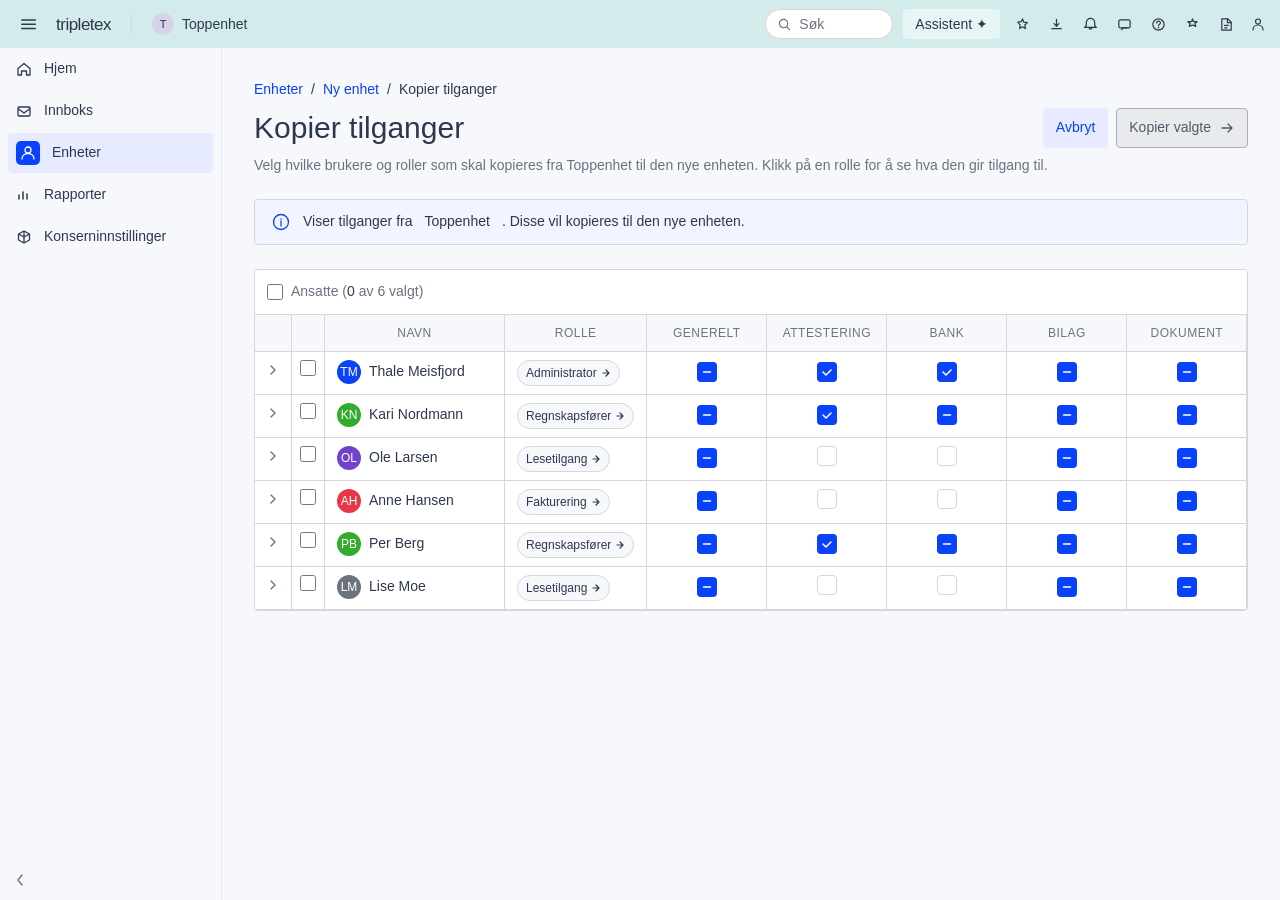
<file: prototyper/konsern-v1/tilganger-kopi.html>
<!DOCTYPE html>
<html lang="no">
<head>
  <meta charset="UTF-8">
  <meta name="viewport" content="width=device-width, initial-scale=1.0">
  <title>Kopier tilganger – Tripletex Konsern</title>
  <link rel="stylesheet" href="../../_system/tokens.css">
  <link rel="stylesheet" href="../../_system/components.css">
  <link rel="stylesheet" href="../../_system/layout.css">
  <link rel="stylesheet" href="https://cdn.tripletex.no/google-fonts/rubik-400-500-800.css">
  <style>
    .page-body {
      display: flex;
      flex-direction: column;
      gap: var(--space-24);
      padding: var(--space-32);
    }

    .breadcrumb {
      display: flex; align-items: center; gap: var(--space-8);
      font: 14px/1.4 "Rubik", sans-serif;
    }
    .breadcrumb a { color: var(--text-action); text-decoration: none; }
    .breadcrumb a:hover { text-decoration: underline; }
    .breadcrumb-sep, .breadcrumb-current { color: var(--text-primary); }

    .page-header-row {
      display: flex; align-items: center; gap: var(--space-12); min-height: var(--size-large);
    }
    .page-title { font: 400 30px/1.3 "Rubik", sans-serif; color: var(--text-primary); flex: 1; }
    .intro-text { font: 14px/1.4 "Rubik", sans-serif; color: var(--text-muted); }

    .source-bar {
      display: flex; align-items: center; gap: var(--space-12);
      background: var(--surface-info-rest); border: 1px solid var(--border-muted);
      border-radius: var(--radius-default); padding: var(--space-12) var(--space-16);
      font: 14px/1.4 "Rubik", sans-serif; color: var(--text-primary);
    }
    .source-bar svg { width: 20px; height: 20px; color: var(--text-action); flex-shrink: 0; }
    .source-bar strong { font-weight: 500; }

    /* ── Main permission table ── */
    .table-card {
      background: var(--surface-default);
      border: 1px solid var(--border-muted);
      border-radius: var(--radius-default);
      overflow: hidden;
    }
    .table-toolbar {
      display: flex; align-items: center; gap: var(--space-8);
      padding: var(--space-12); border-bottom: 1px solid var(--border-muted);
    }
    .table-toolbar-left { display: flex; align-items: center; gap: var(--space-8); flex: 1; }
    .selected-count { font: 14px/1.4 "Rubik", sans-serif; color: var(--text-muted); }
    .selected-count strong { font-weight: 500; color: var(--text-primary); }

    .perm-table-wrap { overflow-x: auto; }
    .perm-table { border-collapse: collapse; width: 100%; }
    .perm-table th, .perm-table td {
      border-bottom: 1px solid var(--border-muted);
      border-right: 1px solid var(--border-muted);
      vertical-align: top;
    }
    .perm-table th:last-child, .perm-table td:last-child { border-right: none; }
    .perm-table tr:last-child > td { border-bottom: none; }

    /* Header */
    .perm-table thead th {
      background: var(--surface-background);
      font: 500 12px/20px "Rubik", sans-serif;
      color: var(--text-muted);
      text-transform: uppercase;
      letter-spacing: 0.04em;
      padding: var(--space-8) var(--space-12);
      white-space: nowrap;
      position: sticky; top: 0; z-index: 2;
    }

    /* Frozen cols */
    .col-expand { width: 32px; min-width: 32px; padding: var(--space-8); text-align: center; position: sticky; left: 0; z-index: 3; background: var(--surface-background); }
    .col-cb-h { width: 32px; min-width: 32px; padding: var(--space-8); text-align: center; position: sticky; left: 32px; z-index: 3; background: var(--surface-background); }
    .col-name-h { width: 180px; min-width: 180px; position: sticky; left: 64px; z-index: 3; background: var(--surface-background); }
    .col-role-h { width: 140px; min-width: 140px; background: var(--surface-background); }
    .col-cat { width: 120px; min-width: 120px; text-align: center; }

    /* Body frozen */
    td.col-expand { background: var(--surface-default); left: 0; z-index: 1; padding: var(--space-8); text-align: center; }
    td.col-cb { background: var(--surface-default); left: 32px; position: sticky; z-index: 1; padding: var(--space-8); text-align: center; }
    td.col-name { background: var(--surface-default); left: 64px; position: sticky; z-index: 1; padding: var(--space-8) var(--space-12); white-space: nowrap; }
    td.col-role { padding: var(--space-8) var(--space-12); white-space: nowrap; }
    td.col-cat-val { text-align: center; padding: var(--space-8); vertical-align: middle; }

    td.col-name, th.col-name-h { position: sticky; left: 64px; border-right: 1px solid var(--border-muted); }

    .perm-table tbody tr:hover > td { background: var(--surface-info-rest) !important; }
    .perm-table tbody tr.is-expanded > td { background: var(--surface-background) !important; }

    /* Expand button */
    .expand-btn {
      width: 20px; height: 20px; border: none; background: none; cursor: pointer;
      color: var(--text-muted); border-radius: var(--radius-default);
      display: inline-flex; align-items: center; justify-content: center;
      transition: transform 0.15s;
    }
    .expand-btn:hover { background: var(--surface-disabled); color: var(--text-primary); }
    .expand-btn svg { width: 12px; height: 12px; }
    .expand-btn.is-open { transform: rotate(90deg); }

    /* User cell */
    .user-cell { display: flex; align-items: center; gap: var(--space-8); }
    .avatar {
      width: var(--size-small); height: var(--size-small); border-radius: var(--radius-full);
      display: flex; align-items: center; justify-content: center;
      font: 500 12px/1 "Rubik", sans-serif; color: var(--text-on-action); flex-shrink: 0;
    }
    .avatar--blue       { background: var(--surface-info-active); }
    .avatar--green      { background: var(--surface-success-active); }
    .avatar--purple     { background: var(--surface-automation-active); }
    .avatar--red        { background: var(--surface-error-active); }
    .avatar--neutral    { background: var(--text-muted); }

    /* Role chip */
    .role-chip {
      display: inline-flex; align-items: center; gap: var(--space-4);
      padding: var(--space-2) var(--space-8); border-radius: var(--radius-full);
      font: 12px/20px "Rubik", sans-serif;
      background: var(--surface-background); border: 1px solid var(--border-muted);
      color: var(--text-primary); cursor: pointer; white-space: nowrap;
      transition: border-color 0.1s, background 0.1s;
    }
    .role-chip:hover { border-color: var(--action-primary-rest); color: var(--text-action); }
    .role-chip.is-active { background: var(--surface-info-rest); border-color: var(--action-primary-rest); color: var(--text-action); }
    .role-chip svg { width: 10px; height: 10px; }

    /* Category summary icon */
    .cat-icon {
      display: inline-flex; width: var(--size-tiny); height: var(--size-tiny);
      align-items: center; justify-content: center;
      border-radius: var(--radius-default); flex-shrink: 0;
    }
    .cat-icon--full { background: var(--action-primary-rest); color: var(--text-on-action); }
    .cat-icon--partial { background: var(--action-primary-rest); color: var(--text-on-action); }
    .cat-icon--none { border: var(--space-1) solid var(--border-muted); }
    .cat-icon svg { width: 12px; height: 12px; }

    /* ── Expanded detail row ── */
    tr.detail-row { display: none; }
    tr.detail-row.is-visible { display: table-row; }
    tr.detail-row > td {
      background: var(--surface-background) !important;
      padding: 0;
      border-bottom: var(--space-2) solid var(--action-primary-rest);
    }
    .detail-panel {
      padding: var(--space-16) var(--space-24);
      overflow-x: auto;
    }
    .detail-panel-inner {
      display: flex; gap: 0; min-width: max-content;
    }
    .detail-category {
      min-width: 160px; max-width: 200px;
      border-right: 1px solid var(--border-muted);
      padding: var(--space-8) var(--space-16) var(--space-16);
      flex-shrink: 0;
    }
    .detail-category:last-child { border-right: none; }
    .detail-cat-title {
      font: 500 12px/20px "Rubik", sans-serif;
      color: var(--text-primary); margin-bottom: var(--space-8);
      text-transform: uppercase; letter-spacing: 0.04em;
    }
    .detail-group { margin-bottom: var(--space-8); }
    .detail-group-label {
      font: 500 12px/1.4 "Rubik", sans-serif;
      color: var(--text-muted); margin-bottom: var(--space-4);
      text-transform: uppercase; letter-spacing: 0.03em;
    }
    .detail-perm {
      display: flex; align-items: flex-start; gap: var(--space-6, 6px);
      margin-bottom: 3px;
    }
    .detail-perm input[type="checkbox"] {
      width: 14px; height: 14px; flex-shrink: 0; margin-top: 2px;
      accent-color: var(--action-primary-rest); cursor: default;
    }
    .detail-perm label {
      font: 12px/1.4 "Rubik", sans-serif; color: var(--text-primary);
      white-space: normal; max-width: 150px;
    }
    .detail-perm label.disabled { color: var(--text-muted); }

    /* Checkbox in table */
    input[type="checkbox"].row-cb {
      width: 16px; height: 16px; accent-color: var(--action-primary-rest); cursor: pointer;
    }
    input[type="checkbox"]#selectAll {
      width: 16px; height: 16px; accent-color: var(--action-primary-rest); cursor: pointer;
    }

    /* Sidebar */
    .sidebar { transition: width 0.2s ease; position: relative; }
    .sidebar--collapsed { width: 48px !important; }
    .sidebar--collapsed .nav-item { justify-content: center; padding: 0; margin: 1px 6px; }
    .sidebar--collapsed .nav-label { display: none; }
    .sidebar-toggle {
      display: flex; align-items: center; justify-content: center;
      width: 24px; height: 24px; border-radius: var(--radius-default);
      border: none; background: transparent; cursor: pointer;
      color: var(--text-muted); margin: auto var(--space-8) var(--space-8); flex-shrink: 0;
    }
    .sidebar-toggle:hover { background: var(--surface-disabled); color: var(--text-primary); }
    .sidebar-toggle svg { width: 16px; height: 16px; transition: transform 0.2s ease; }
    .sidebar--collapsed .sidebar-toggle { margin: auto auto var(--space-8); }
    .sidebar--collapsed .sidebar-toggle svg { transform: rotate(180deg); }
  </style>
</head>
<body>
<div class="app-shell">

  <header class="app-topbar">
    <div class="topbar-left">
      <button class="topbar-icon-btn" id="hamburgerToggle" title="Meny">
        <svg viewBox="0 0 16 16" fill="none"><rect y="2.5" width="16" height="1.5" rx="0.75" fill="currentColor"/><rect y="7" width="16" height="1.5" rx="0.75" fill="currentColor"/><rect y="11.5" width="16" height="1.5" rx="0.75" fill="currentColor"/></svg>
      </button>
      <span class="topbar-logo">tripletex</span>
      <span class="topbar-sep"></span>
      <div class="topbar-company">
        <span class="topbar-company-badge">T</span>
        <span class="topbar-company-name">Toppenhet</span>
      </div>
    </div>
    <div class="topbar-right">
      <div class="topbar-search"><svg viewBox="0 0 14 14" fill="none"><circle cx="6" cy="6" r="4.5" stroke="currentColor" stroke-width="1.3"/><path d="M9.5 9.5L12.5 12.5" stroke="currentColor" stroke-width="1.3" stroke-linecap="round"/></svg>Søk</div>
      <button class="topbar-assistant">Assistent ✦</button>
      <button class="topbar-icon-btn" title="Favoritter"><svg viewBox="0 0 16 16" fill="none"><path d="M8 2l1.5 3.5 3.7.5-2.7 2.6.6 3.7L8 10.5l-3.1 1.8.6-3.7L3 5.5l3.7-.5L8 2z" stroke="currentColor" stroke-width="1.3" stroke-linejoin="round"/></svg></button>
      <button class="topbar-icon-btn" title="Last ned"><svg viewBox="0 0 16 16" fill="none"><path d="M8 2.5v7M5.5 7l2.5 3 2.5-3" stroke="currentColor" stroke-width="1.3" stroke-linecap="round" stroke-linejoin="round"/><path d="M3 12.5h10" stroke="currentColor" stroke-width="1.3" stroke-linecap="round"/></svg></button>
      <button class="topbar-icon-btn" title="Varsler"><svg viewBox="0 0 16 16" fill="none"><path d="M8 1.5A4.5 4.5 0 003.5 6v3L2 11h12l-1.5-2V6A4.5 4.5 0 008 1.5z" stroke="currentColor" stroke-width="1.3"/><path d="M6.5 11.5a1.5 1.5 0 003 0" stroke="currentColor" stroke-width="1.3"/></svg></button>
      <button class="topbar-icon-btn" title="Meldinger"><svg viewBox="0 0 16 16" fill="none"><rect x="2" y="3" width="12" height="8.5" rx="1.5" stroke="currentColor" stroke-width="1.3"/><path d="M5 13.5l1.5-2h4" stroke="currentColor" stroke-width="1.3" stroke-linecap="round" stroke-linejoin="round"/></svg></button>
      <button class="topbar-icon-btn" title="Hjelp"><svg viewBox="0 0 16 16" fill="none"><circle cx="8" cy="8" r="6" stroke="currentColor" stroke-width="1.3"/><path d="M8 11v.5" stroke="currentColor" stroke-width="1.5" stroke-linecap="round"/><path d="M6 6.5a2 2 0 114 0c0 1.5-2 1.5-2 2.5" stroke="currentColor" stroke-width="1.3" stroke-linecap="round"/></svg></button>
      <button class="topbar-icon-btn" title="Kunngjøringer"><svg viewBox="0 0 16 16" fill="none"><path d="M8 2l1 3H13l-2.5 2 1 3L8 8.5 4.5 10l1-3L3 5h4L8 2z" stroke="currentColor" stroke-width="1.3" stroke-linejoin="round"/></svg></button>
      <button class="topbar-icon-btn" title="Rapporter"><svg viewBox="0 0 16 16" fill="none"><path d="M4 2h5.5L13 5.5V14H3V2z" stroke="currentColor" stroke-width="1.3" stroke-linejoin="round"/><path d="M9 2v4h4M6 9h4M6 11.5h2.5" stroke="currentColor" stroke-width="1.3" stroke-linecap="round"/></svg></button>
      <button class="topbar-user-btn" title="Bruker"><svg viewBox="0 0 14 14" fill="none"><circle cx="7" cy="4.5" r="2.5" stroke="currentColor" stroke-width="1.2"/><path d="M2 13c0-2.8 2.2-5 5-5s5 2.2 5 5" stroke="currentColor" stroke-width="1.2" stroke-linecap="round"/></svg></button>
    </div>
  </header>

  <div class="app-body">
    <nav class="sidebar">
      <a class="nav-item" href="hjem.html"><span class="nav-icon"><svg viewBox="0 0 16 16" fill="none"><path d="M2 7.5l6-5 6 5V14H10.5v-4h-5v4H2V7.5z" stroke="currentColor" stroke-width="1.3" stroke-linejoin="round"/></svg></span><span class="nav-label">Hjem</span></a>
      <a class="nav-item" href="innboks.html"><span class="nav-icon"><svg viewBox="0 0 16 16" fill="none"><rect x="2" y="4" width="12" height="9" rx="1" stroke="currentColor" stroke-width="1.3"/><path d="M2 5.5l6 4.5 6-4.5" stroke="currentColor" stroke-width="1.3" stroke-linejoin="round"/></svg></span><span class="nav-label">Innboks</span></a>
      <a class="nav-item nav-item--active" href="enheter.html"><span class="nav-icon"><svg viewBox="0 0 16 16" fill="none"><circle cx="8" cy="5" r="3" stroke="currentColor" stroke-width="1.3"/><path d="M2 14c0-3.3 2.7-5.5 6-5.5s6 2.2 6 5.5" stroke="currentColor" stroke-width="1.3" stroke-linecap="round"/></svg></span><span class="nav-label">Enheter</span></a>
      <a class="nav-item" href="#"><span class="nav-icon"><svg viewBox="0 0 16 16" fill="none"><path d="M3 12V8M7 12V5M11 12V7" stroke="currentColor" stroke-width="1.5" stroke-linecap="round"/></svg></span><span class="nav-label">Rapporter</span></a>
      <a class="nav-item" href="#"><span class="nav-icon"><svg viewBox="0 0 16 16" fill="none"><path d="M8 2L2.5 5v6L8 14l5.5-3V5L8 2z" stroke="currentColor" stroke-width="1.3" stroke-linejoin="round"/><path d="M8 2v12M2.5 5L8 8l5.5-3" stroke="currentColor" stroke-width="1.3"/></svg></span><span class="nav-label">Konserninnstillinger</span></a>
      <button class="sidebar-toggle" id="sidebarToggle" title="Minimer meny"><svg viewBox="0 0 16 16" fill="none"><path d="M10 3L6 8l4 5" stroke="currentColor" stroke-width="1.3" stroke-linecap="round" stroke-linejoin="round"/></svg></button>
    </nav>

    <main class="main-content">
      <div class="page-body">

        <div style="display:flex;flex-direction:column;gap:var(--space-8);">
          <nav class="breadcrumb">
            <a href="enheter.html">Enheter</a><span class="breadcrumb-sep">/</span>
            <a href="ny-enhet.html">Ny enhet</a><span class="breadcrumb-sep">/</span>
            <span class="breadcrumb-current">Kopier tilganger</span>
          </nav>
          <div class="page-header-row">
            <h1 class="page-title">Kopier tilganger</h1>
            <div class="page-actions">
              <button class="btn btn-secondary" onclick="history.back()">Avbryt</button>
              <button class="btn btn-primary" id="copyBtn" onclick="handleCopy()">
                Kopier valgte
                <svg viewBox="0 0 16 16" fill="none" aria-hidden="true" style="width:16px;height:16px;flex-shrink:0;"><path d="M3 8h10M9 4l4 4-4 4" stroke="currentColor" stroke-width="1.3" stroke-linecap="round" stroke-linejoin="round"/></svg>
              </button>
            </div>
          </div>
          <p class="intro-text">Velg hvilke brukere og roller som skal kopieres fra Toppenhet til den nye enheten. Klikk på en rolle for å se hva den gir tilgang til.</p>
        </div>

        <div class="source-bar">
          <svg viewBox="0 0 20 20" fill="none"><circle cx="10" cy="10" r="7.5" stroke="currentColor" stroke-width="1.3"/><path d="M10 9v5" stroke="currentColor" stroke-width="1.3" stroke-linecap="round"/><circle cx="10" cy="7" r="0.75" fill="currentColor"/></svg>
          Viser tilganger fra <strong>Toppenhet</strong>. Disse vil kopieres til den nye enheten.
        </div>

        <div class="table-card">
          <div class="table-toolbar">
            <div class="table-toolbar-left">
              <input type="checkbox" id="selectAll" onchange="toggleAll(this)" style="width:16px;height:16px;accent-color:var(--action-primary-rest);cursor:pointer;">
              <span class="selected-count">Ansatte (<strong id="selectedCountLabel">0</strong> av 6 valgt)</span>
            </div>
          </div>
          <div class="perm-table-wrap">
            <table class="perm-table" id="permTable">
              <thead>
                <tr>
                  <th class="col-expand"></th>
                  <th class="col-cb-h"></th>
                  <th class="col-name-h">Navn</th>
                  <th class="col-role-h">Rolle</th>
                  <th class="col-cat">Generelt</th>
                  <th class="col-cat">Attestering</th>
                  <th class="col-cat">Bank</th>
                  <th class="col-cat">Bilag</th>
                  <th class="col-cat">Dokument</th>
                  <th class="col-cat">Faktura</th>
                  <th class="col-cat">Kunde/leverandør</th>
                  <th class="col-cat">Lønn</th>
                </tr>
              </thead>
              <tbody id="tableBody"></tbody>
            </table>
          </div>
        </div>

      </div>
    </main>
  </div>
</div>

<script>
// ── Permission data per role ──────────────────────────────────────────────────
const CATEGORIES = ['Generelt','Attestering','Bank','Bilag','Dokument','Faktura','Kunde/leverandør','Lønn'];

const ROLE_PERMS = {
  'Administrator': {
    'Generelt':         { active: ['Administrator','Klienttilgang'], inactive: ['Kun lesetilgang'] },
    'Attestering':      { active: ['Attestering'], inactive: [] },
    'Bank':             { active: ['Full tilgang med godkjenningsrett','Full tilgang uten godkjenningsrett','Endre kontonummer på betalinger','Registrere betalinger'], inactive: [] },
    'Bilag':            { active: ['Bilagsmottak','Ikke bokførte bilag','Bilagsinnstillinger','Bilagsimport','Bilagsautomatisering','Bilagseksport','Registrer leverandørfaktura','Bankavstemming','Registrer mva-melding'], inactive: ['Registrer inntekt','Tolldeklarasjon'] },
    'Dokument':         { active: ['Dokumentarkiv','Dokumentmottak','Lesetilgang til generelt dokumentarkiv','Skrivetilgang til generelt dokumentarkiv'], inactive: ['Opprette notater'] },
    'Faktura':          { active: ['Fakturering og salgsrapporter','Tilbud','Ordre','Opprette tilbud','Opprette ordre'], inactive: ['Faktoringeksport','Fakturainnstillinger'] },
    'Kunde/leverandør': { active: ['Full tilgang','Kunde- og leverandørinformasjon','Opprette kunder og leverandører'], inactive: [] },
    'Lønn':             { active: ['Full tilgang','Lønnsinnstillinger','Lønnsinformasjon'], inactive: [] },
  },
  'Regnskapsfører': {
    'Generelt':         { active: ['Klienttilgang'], inactive: ['Administrator','Kun lesetilgang'] },
    'Attestering':      { active: ['Attestering'], inactive: [] },
    'Bank':             { active: ['Full tilgang uten godkjenningsrett','Registrere betalinger'], inactive: ['Full tilgang med godkjenningsrett','Endre kontonummer på betalinger'] },
    'Bilag':            { active: ['Bilagsmottak','Bilagsinnstillinger','Registrer leverandørfaktura','Bankavstemming','Registrer mva-melding','Bilagseksport'], inactive: ['Bilagsimport','Bilagsautomatisering','Registrer inntekt','Tolldeklarasjon'] },
    'Dokument':         { active: ['Dokumentarkiv','Lesetilgang til generelt dokumentarkiv'], inactive: ['Dokumentmottak','Skrivetilgang til generelt dokumentarkiv','Opprette notater'] },
    'Faktura':          { active: ['Fakturering og salgsrapporter'], inactive: ['Tilbud','Ordre','Opprette tilbud','Opprette ordre','Faktoringeksport','Fakturainnstillinger'] },
    'Kunde/leverandør': { active: ['Kunde- og leverandørinformasjon'], inactive: ['Full tilgang','Opprette kunder og leverandører'] },
    'Lønn':             { active: [], inactive: ['Full tilgang','Lønnsinnstillinger','Lønnsinformasjon'] },
  },
  'Lesetilgang': {
    'Generelt':         { active: ['Kun lesetilgang'], inactive: ['Administrator','Klienttilgang'] },
    'Attestering':      { active: [], inactive: ['Attestering'] },
    'Bank':             { active: [], inactive: ['Full tilgang med godkjenningsrett','Full tilgang uten godkjenningsrett','Endre kontonummer på betalinger','Registrere betalinger'] },
    'Bilag':            { active: ['Bilagsmottak'], inactive: ['Ikke bokførte bilag','Bilagsinnstillinger','Bilagsimport','Bilagsautomatisering','Bilagseksport','Registrer leverandørfaktura','Bankavstemming','Registrer mva-melding','Registrer inntekt','Tolldeklarasjon'] },
    'Dokument':         { active: ['Dokumentarkiv','Lesetilgang til generelt dokumentarkiv'], inactive: ['Dokumentmottak','Skrivetilgang til generelt dokumentarkiv','Opprette notater'] },
    'Faktura':          { active: ['Fakturering og salgsrapporter'], inactive: ['Tilbud','Ordre','Opprette tilbud','Opprette ordre','Faktoringeksport','Fakturainnstillinger'] },
    'Kunde/leverandør': { active: ['Kunde- og leverandørinformasjon'], inactive: ['Full tilgang','Opprette kunder og leverandører'] },
    'Lønn':             { active: [], inactive: ['Full tilgang','Lønnsinnstillinger','Lønnsinformasjon'] },
  },
  'Fakturering': {
    'Generelt':         { active: ['Klienttilgang'], inactive: ['Administrator','Kun lesetilgang'] },
    'Attestering':      { active: [], inactive: ['Attestering'] },
    'Bank':             { active: [], inactive: ['Full tilgang med godkjenningsrett','Full tilgang uten godkjenningsrett','Endre kontonummer på betalinger','Registrere betalinger'] },
    'Bilag':            { active: ['Bilagsmottak'], inactive: ['Ikke bokførte bilag','Bilagsinnstillinger','Bilagsimport','Bilagseksport','Registrer leverandørfaktura','Bankavstemming','Registrer mva-melding'] },
    'Dokument':         { active: ['Dokumentarkiv'], inactive: ['Dokumentmottak','Lesetilgang til generelt dokumentarkiv','Skrivetilgang til generelt dokumentarkiv','Opprette notater'] },
    'Faktura':          { active: ['Fakturering og salgsrapporter','Tilbud','Ordre','Opprette tilbud','Opprette ordre'], inactive: ['Faktoringeksport','Fakturainnstillinger'] },
    'Kunde/leverandør': { active: ['Full tilgang','Kunde- og leverandørinformasjon','Opprette kunder og leverandører'], inactive: [] },
    'Lønn':             { active: [], inactive: ['Full tilgang','Lønnsinnstillinger','Lønnsinformasjon'] },
  },
};

// ── User data ─────────────────────────────────────────────────────────────────
const USERS = [
  { id: 1, initials: 'TM', name: 'Thale Meisfjord', role: 'Administrator',  email: 'thale.meisfjord@visma.com', status: 'success', statusLabel: 'Aktiv',    avatarClass: 'avatar--blue' },
  { id: 2, initials: 'KN', name: 'Kari Nordmann',   role: 'Regnskapsfører', email: 'kari.nordmann@toppenhet.no', status: 'success', statusLabel: 'Aktiv',   avatarClass: 'avatar--green' },
  { id: 3, initials: 'OL', name: 'Ole Larsen',      role: 'Lesetilgang',   email: 'ole.larsen@toppenhet.no',    status: 'success', statusLabel: 'Aktiv',    avatarClass: 'avatar--purple' },
  { id: 4, initials: 'AH', name: 'Anne Hansen',     role: 'Fakturering',   email: 'anne.hansen@toppenhet.no',   status: 'warning', statusLabel: 'Invitert', avatarClass: 'avatar--red' },
  { id: 5, initials: 'PB', name: 'Per Berg',        role: 'Regnskapsfører', email: 'per.berg@toppenhet.no',     status: 'success', statusLabel: 'Aktiv',    avatarClass: 'avatar--green' },
  { id: 6, initials: 'LM', name: 'Lise Moe',        role: 'Lesetilgang',   email: 'lise.moe@toppenhet.no',      status: 'neutral', statusLabel: 'Inaktiv',  avatarClass: 'avatar--neutral' },
];

// ── Helpers ───────────────────────────────────────────────────────────────────
function catIcon(role, cat) {
  const perms = ROLE_PERMS[role]?.[cat];
  if (!perms) return iconNone();
  if (perms.active.length === 0) return iconNone();
  const total = perms.active.length + perms.inactive.length;
  if (perms.inactive.length === 0) return iconFull();
  return iconPartial();
}

const CHECK_SVG = `<svg viewBox="0 0 12 12" fill="none"><path d="M2 6l3 3 5-5" stroke="currentColor" stroke-width="1.5" stroke-linecap="round" stroke-linejoin="round"/></svg>`;
const MINUS_SVG = `<svg viewBox="0 0 12 12" fill="none"><path d="M2.5 6h7" stroke="currentColor" stroke-width="1.5" stroke-linecap="round"/></svg>`;

function iconFull()    { return `<span class="cat-icon cat-icon--full">${CHECK_SVG}</span>`; }
function iconPartial() { return `<span class="cat-icon cat-icon--partial">${MINUS_SVG}</span>`; }
function iconNone()    { return `<span class="cat-icon cat-icon--none"></span>`; }

function renderDetailPanel(role) {
  const perms = ROLE_PERMS[role] || {};
  return CATEGORIES.map(cat => {
    const p = perms[cat] || { active: [], inactive: [] };
    let html = `<div class="detail-category"><div class="detail-cat-title">${cat}</div>`;
    if (p.active.length) {
      html += `<div class="detail-group"><div class="detail-group-label">Aktivert</div>`;
      p.active.forEach(perm => {
        html += `<div class="detail-perm"><input type="checkbox" checked disabled><label>${perm}</label></div>`;
      });
      html += `</div>`;
    }
    if (p.inactive.length) {
      html += `<div class="detail-group"><div class="detail-group-label">Ikke aktivert</div>`;
      p.inactive.forEach(perm => {
        html += `<div class="detail-perm"><input type="checkbox" disabled><label class="disabled">${perm}</label></div>`;
      });
      html += `</div>`;
    }
    html += `</div>`;
    return html;
  }).join('');
}

// ── Render table ──────────────────────────────────────────────────────────────
function renderTable() {
  const tbody = document.getElementById('tableBody');
  tbody.innerHTML = '';
  USERS.forEach(user => {
    // Main row
    const tr = document.createElement('tr');
    tr.id = `row-${user.id}`;
    tr.innerHTML = `
      <td class="col-expand">
        <button class="expand-btn" id="expand-${user.id}" onclick="toggleDetail(${user.id})" title="Vis tilganger">
          <svg viewBox="0 0 12 12" fill="none"><path d="M4 2l4 4-4 4" stroke="currentColor" stroke-width="1.4" stroke-linecap="round" stroke-linejoin="round"/></svg>
        </button>
      </td>
      <td class="col-cb"><input type="checkbox" class="row-cb" id="cb-${user.id}" onchange="updateCount()"></td>
      <td class="col-name">
        <div class="user-cell">
          <span class="avatar ${user.avatarClass}">${user.initials}</span>
          ${user.name}
        </div>
      </td>
      <td class="col-role">
        <span class="role-chip" id="chip-${user.id}" onclick="toggleDetail(${user.id})">
          ${user.role}
          <svg viewBox="0 0 10 10" fill="none"><path d="M2 5h6M5 2l3 3-3 3" stroke="currentColor" stroke-width="1.2" stroke-linecap="round" stroke-linejoin="round"/></svg>
        </span>
      </td>
      ${CATEGORIES.map(cat => `<td class="col-cat-val">${catIcon(user.role, cat)}</td>`).join('')}
    `;
    tbody.appendChild(tr);

    // Detail row
    const detailTr = document.createElement('tr');
    detailTr.id = `detail-${user.id}`;
    detailTr.className = 'detail-row';
    detailTr.innerHTML = `
      <td colspan="12">
        <div class="detail-panel">
          <div class="detail-panel-inner">${renderDetailPanel(user.role)}</div>
        </div>
      </td>
    `;
    tbody.appendChild(detailTr);
  });
  updateCount();
}

// ── Interactions ──────────────────────────────────────────────────────────────
function toggleDetail(id) {
  const detailRow = document.getElementById(`detail-${id}`);
  const mainRow   = document.getElementById(`row-${id}`);
  const expandBtn = document.getElementById(`expand-${id}`);
  const chip      = document.getElementById(`chip-${id}`);
  const isOpen    = detailRow.classList.contains('is-visible');

  // Close all others
  document.querySelectorAll('.detail-row.is-visible').forEach(r => r.classList.remove('is-visible'));
  document.querySelectorAll('.expand-btn.is-open').forEach(b => b.classList.remove('is-open'));
  document.querySelectorAll('.role-chip.is-active').forEach(c => c.classList.remove('is-active'));
  document.querySelectorAll('tr.is-expanded').forEach(r => r.classList.remove('is-expanded'));

  if (!isOpen) {
    detailRow.classList.add('is-visible');
    expandBtn.classList.add('is-open');
    chip.classList.add('is-active');
    mainRow.classList.add('is-expanded');
  }
}

function updateCount() {
  const checked = document.querySelectorAll('.row-cb:checked').length;
  const total   = document.querySelectorAll('.row-cb').length;
  document.getElementById('selectedCountLabel').textContent = checked;
  const all = document.getElementById('selectAll');
  all.indeterminate = checked > 0 && checked < total;
  all.checked       = checked === total && total > 0;
  document.getElementById('copyBtn').disabled = checked === 0;
}

function toggleAll(master) {
  document.querySelectorAll('.row-cb').forEach(cb => cb.checked = master.checked);
  updateCount();
}

function handleCopy() {
  const checked = document.querySelectorAll('.row-cb:checked').length;
  if (!checked) return;
  alert(checked + ' tilgang(er) kopiert til ny enhet.');
  history.back();
}

// Sidebar
const sidebar = document.querySelector('.sidebar');
const sidebarToggle = document.getElementById('sidebarToggle');
const hamburgerToggle = document.getElementById('hamburgerToggle');
if (localStorage.getItem('sidebarCollapsed') === 'true') sidebar.classList.add('sidebar--collapsed');
[sidebarToggle, hamburgerToggle].forEach(btn => btn.addEventListener('click', () => {
  sidebar.classList.toggle('sidebar--collapsed');
  localStorage.setItem('sidebarCollapsed', sidebar.classList.contains('sidebar--collapsed'));
}));

renderTable();
</script>
</body>
</html>
</file>
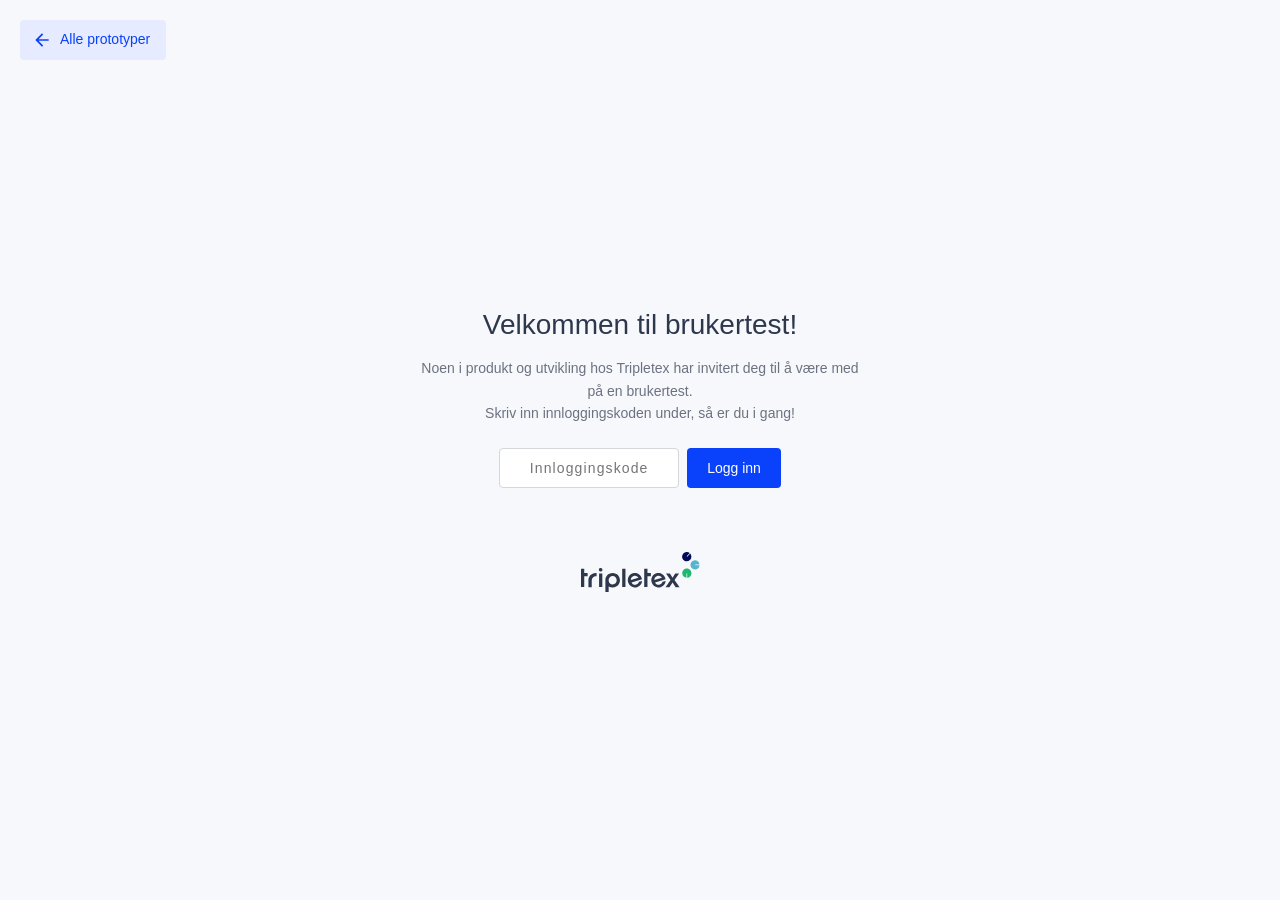
<file: prototyper/konsern-v1/tilganger.html>
<!DOCTYPE html>
<html lang="no">
<head>
  <meta charset="UTF-8">
  <meta name="viewport" content="width=device-width, initial-scale=1.0">
  <script>
  (function(){
    if (!sessionStorage.getItem('tx-auth-konsern')) {
      var gate = location.href.replace(/\/prototyper\/.*$/, '/gate.html');
      location.replace(gate + '?to=' + encodeURIComponent(location.href));
    }
  })();
  </script>
  <title>Tilganger – Konserninnstillinger – Tripletex</title>
  <link rel="stylesheet" href="https://cdn.tripletex.no/google-fonts/rubik-400-500-800.css">
  <link rel="stylesheet" href="../../_system/tokens.css">
  <link rel="stylesheet" href="../../_system/components.css">
  <link rel="stylesheet" href="../../_system/layout.css">
  <style>
    /* ── Page layout ── */
    .page-body {
      display: flex;
      flex-direction: column;
      gap: var(--space-24);
      padding: var(--space-32);
    }

    /* ── Breadcrumb ── */
    .breadcrumb {
      display: flex;
      align-items: center;
      gap: var(--space-8);
      font: 14px/20px "Rubik", sans-serif;
      color: var(--text-muted);
    }
    .breadcrumb a { color: var(--text-action); text-decoration: none; }
    .breadcrumb a:hover { text-decoration: underline; }
    .breadcrumb-sep { color: var(--text-muted); }

    /* ── Page header ── */
    .page-header-row {
      display: flex;
      flex-direction: column;
      gap: var(--space-8);
    }
    .page-title-row {
      display: flex;
      align-items: center;
      gap: var(--space-12);
      min-height: 40px;
    }
    .page-title {
      font: 400 30px/1.3 "Rubik", sans-serif;
      color: var(--text-primary);
    }
    .autosave {
      display: flex;
      align-items: center;
      gap: var(--space-4);
      font: 14px/20px "Rubik", sans-serif;
      color: var(--text-muted);
    }
    .autosave svg { width: 16px; height: 16px; flex-shrink: 0; }

    /* ── Tabs ── */
    .tab-group {
      display: flex;
      align-items: flex-end;
      gap: var(--space-12);
      border-bottom: 1px solid var(--border-faint);
      padding-bottom: 0;
    }
    .tab {
      display: flex;
      flex-direction: column;
      align-items: center;
      gap: 2px;
      padding: var(--space-4) 2px;
      font: 14px/20px "Rubik", sans-serif;
      color: var(--text-muted);
      text-decoration: none;
      cursor: pointer;
      position: relative;
      white-space: nowrap;
    }
    .tab:hover { color: var(--text-primary); }
    .tab--active { color: var(--text-primary); font-weight: 500; }
    .tab-underline {
      height: 3px;
      width: 100%;
      border-radius: 2px 2px 0 0;
      background: transparent;
    }
    .tab--active .tab-underline { background: var(--surface-info-active); }

    /* ── Selskap filter ── */
    .selskap-filter {
      display: flex;
      flex-direction: column;
      gap: var(--space-8);
      width: 240px;
    }
    .selskap-label {
      font: 14px/20px "Rubik", sans-serif;
      color: var(--text-primary);
      display: flex;
      align-items: center;
      gap: var(--space-4);
    }
    .selskap-label-required { color: var(--text-danger, #d32f2f); }
    .selskap-select {
      display: flex;
      align-items: center;
      justify-content: space-between;
      height: var(--size-large);
      padding: 0 var(--space-12) 0 var(--space-16);
      background: var(--surface-background);
      border: 1px solid var(--border-primary);
      border-radius: var(--radius-default);
      font: 14px/20px "Rubik", sans-serif;
      color: var(--text-primary);
      cursor: pointer;
      gap: var(--space-8);
    }
    .selskap-select:hover { border-color: var(--border-active); }
    .selskap-select svg { width: 20px; height: 20px; color: var(--text-muted); flex-shrink: 0; }

    /* ── Table card ── */
    .table-card {
      background: var(--surface-default);
      border: 1px solid var(--border-faint);
      border-radius: var(--radius-default);
      overflow: hidden;
    }

    /* ── Table filter bar ── */
    .table-filter-bar {
      display: flex;
      align-items: center;
      gap: var(--space-12);
      padding: var(--space-12);
      border-bottom: 1px solid var(--border-faint);
    }
    .table-search {
      display: flex;
      align-items: center;
      gap: var(--space-8);
      height: var(--size-large);
      padding: 0 var(--space-12);
      background: var(--surface-background);
      border: 1px solid var(--border-primary);
      border-radius: var(--radius-default);
      font: 14px/20px "Rubik", sans-serif;
      color: var(--text-muted);
      width: 200px;
      cursor: text;
      flex-shrink: 0;
    }
    .table-search svg { width: 16px; height: 16px; flex-shrink: 0; }
    .table-filter-spacer { flex: 1; }
    .table-filter-actions { display: flex; align-items: center; gap: var(--space-8); }

    /* ── Table layout ── */
    .tilgang-table-wrap {
      overflow-x: auto;
    }
    .tilgang-table {
      border-collapse: collapse;
      width: 100%;
      min-width: max-content;
    }
    .tilgang-table th,
    .tilgang-table td {
      border-bottom: 1px solid var(--border-faint);
      border-right: 1px solid var(--border-faint);
    }
    .tilgang-table th:last-child,
    .tilgang-table td:last-child {
      border-right: none;
    }
    .tilgang-table tr:last-child td { border-bottom: none; }

    /* Header row */
    .tilgang-table thead tr {
      background: var(--surface-info-rest);
    }
    .tilgang-table th {
      background: var(--surface-info-rest);
      font: 500 14px/20px "Rubik", sans-serif;
      color: var(--text-primary);
      text-align: left;
      padding: var(--space-8) var(--space-12);
      white-space: nowrap;
      position: sticky;
      top: 0;
      z-index: 2;
    }
    .tilgang-table th.col-cb,
    .tilgang-table td.col-cb {
      width: 32px;
      min-width: 32px;
      padding: var(--space-8);
      text-align: center;
      position: sticky;
      z-index: 3;
    }
    .tilgang-table th.col-expand,
    .tilgang-table td.col-expand {
      width: 32px;
      min-width: 32px;
      padding: var(--space-8);
      text-align: center;
      position: sticky;
      left: 32px;
      z-index: 3;
    }
    .tilgang-table th.col-cb { left: 0; z-index: 4; }
    .tilgang-table td.col-cb { left: 0; background: var(--surface-default); }
    .tilgang-table td.col-expand { background: var(--surface-default); }
    .tilgang-table th.col-name,
    .tilgang-table td.col-name {
      width: 233px;
      min-width: 233px;
      position: sticky;
      left: 64px;
      z-index: 3;
    }
    .tilgang-table th.col-name { z-index: 4; }
    .tilgang-table td.col-name { background: var(--surface-default); }
    .tilgang-table th.col-access,
    .tilgang-table td.col-access {
      width: 110px;
      min-width: 110px;
      text-align: center;
    }
    /* Sticky shadow for frozen cols */
    .tilgang-table th.col-name::after,
    .tilgang-table td.col-name::after {
      content: '';
      position: absolute;
      top: 0; right: -4px; bottom: 0;
      width: 4px;
      background: linear-gradient(to right, rgba(46,56,77,0.06), transparent);
      pointer-events: none;
    }

    /* Data rows */
    .tilgang-table tbody tr:hover td {
      background: var(--surface-info-rest) !important;
    }
    .tilgang-table td {
      font: 14px/20px "Rubik", sans-serif;
      color: var(--text-primary);
      padding: var(--space-8) var(--space-12);
      white-space: nowrap;
    }
    .tilgang-table td.col-access {
      padding: var(--space-8);
    }

    /* Sortable header */
    .th-sortable {
      display: flex;
      align-items: center;
      gap: var(--space-4);
      cursor: pointer;
      user-select: none;
    }
    .th-sortable:hover { color: var(--text-active); }
    .th-sortable svg { width: 16px; height: 16px; color: var(--text-muted); }

    /* Checkbox */
    .cb {
      display: inline-flex;
      align-items: center;
      justify-content: center;
      width: 20px;
      height: 20px;
      cursor: pointer;
    }
    .cb input[type="checkbox"] {
      width: 18px;
      height: 18px;
      border-radius: 2px;
      accent-color: var(--surface-info-active);
      cursor: pointer;
    }

    /* Employee name with avatar */
    .employee-cell {
      display: flex;
      align-items: center;
      gap: var(--space-8);
    }
    .employee-avatar {
      width: 24px;
      height: 24px;
      border-radius: var(--radius-full);
      background: var(--surface-info-active);
      color: #fff;
      display: inline-flex;
      align-items: center;
      justify-content: center;
      font: 500 11px/1 "Rubik", sans-serif;
      flex-shrink: 0;
    }
    .employee-name {
      overflow: hidden;
      text-overflow: ellipsis;
      white-space: nowrap;
    }

    /* Access select per cell */
    .access-select {
      width: 88px;
      height: 30px;
      padding: 0 var(--space-8);
      background: var(--surface-background);
      border: 1px solid var(--border-faint);
      border-radius: var(--radius-default);
      font: 12px/20px "Rubik", sans-serif;
      color: var(--text-primary);
      cursor: pointer;
      appearance: auto;
    }
    .access-select:hover { border-color: var(--border-active); }
    .access-select.access-none { color: var(--text-muted); }

    /* ── Empty/loading states ── */
    .table-count {
      font: 12px/20px "Rubik", sans-serif;
      color: var(--text-muted);
      padding: var(--space-8) var(--space-12);
    }

    /* ── Page actions area ── */
    .page-actions-area {
      display: flex;
      align-items: flex-end;
      justify-content: space-between;
      gap: var(--space-16);
    }

  </style>
</head>
<body>

    <main class="main-content">
      <div class="page-body">

        <!-- Page header -->
        <div class="page-header-row">
          <div class="breadcrumb">
            <a href="hjem.html">Konsern</a>
            <span class="breadcrumb-sep">/</span>
            <span>Tilganger</span>
          </div>
          <div class="page-title-row">
            <h1 class="page-title">Tilganger</h1>
            <div class="autosave">
              <svg viewBox="0 0 16 16" fill="none" aria-hidden="true">
                <path d="M8 2a6 6 0 100 12A6 6 0 008 2z" stroke="currentColor" stroke-width="1.2"/>
                <path d="M5.5 8l2 2L10 6" stroke="currentColor" stroke-width="1.2" stroke-linecap="round" stroke-linejoin="round"/>
              </svg>
              Saved
            </div>
          </div>
        </div>

        <!-- Tabs -->
        <div class="tab-group">
          <a class="tab tab--active" href="tilganger.html">
            Tilganger
            <div class="tab-underline"></div>
          </a>
          <a class="tab" href="#">
            Tilgangsmaler
            <div class="tab-underline"></div>
          </a>
        </div>

        <!-- Selskap filter + table area -->
        <div style="display:flex;flex-direction:column;gap:var(--space-16);">

          <!-- Selskap filter -->
          <div class="selskap-filter">
            <div class="selskap-label">
              Selskap
              <span class="selskap-label-required">*</span>
            </div>
            <div class="selskap-select" id="selskapSelect" tabindex="0" role="combobox">
              <span id="selskapValue">Tripletex AS</span>
              <svg viewBox="0 0 20 20" fill="none" aria-hidden="true">
                <path d="M5 7.5l5 5 5-5" stroke="currentColor" stroke-width="1.5" stroke-linecap="round" stroke-linejoin="round"/>
              </svg>
            </div>
          </div>

          <!-- Table card -->
          <div class="table-card">

            <!-- Table filter bar -->
            <div class="table-filter-bar">
              <div class="table-search">
                <svg viewBox="0 0 16 16" fill="none" aria-hidden="true"><circle cx="6.5" cy="6.5" r="4" stroke="currentColor" stroke-width="1.3"/><path d="M10 10l3 3" stroke="currentColor" stroke-width="1.3" stroke-linecap="round"/></svg>
                Søk
              </div>
              <div class="table-filter-spacer"></div>
              <div class="table-filter-actions">
                <button class="btn btn-secondary" id="inviterBtn">
                  <svg viewBox="0 0 16 16" fill="none" aria-hidden="true" style="width:16px;height:16px;flex-shrink:0;"><circle cx="6" cy="5" r="3" stroke="currentColor" stroke-width="1.3"/><path d="M1 14c0-3 2-5 5-5" stroke="currentColor" stroke-width="1.3" stroke-linecap="round"/><path d="M12 9.5v5M9.5 12h5" stroke="currentColor" stroke-width="1.5" stroke-linecap="round"/></svg>
                  Inviter ansatt
                </button>
                <button class="btn btn-primary" id="nyTilgangBtn">
                  <svg viewBox="0 0 16 16" fill="none" aria-hidden="true" style="width:16px;height:16px;flex-shrink:0;"><path d="M8 2.5v11M2.5 8h11" stroke="currentColor" stroke-width="1.5" stroke-linecap="round"/></svg>
                  Legg til tilgang
                </button>
              </div>
            </div>

            <!-- Scrollable table -->
            <div class="tilgang-table-wrap">
              <table class="tilgang-table" id="tilgangTable">
                <thead>
                  <tr>
                    <th class="col-cb">
                      <div class="cb">
                        <input type="checkbox" id="selectAll" title="Velg alle" aria-label="Velg alle">
                      </div>
                    </th>
                    <th class="col-expand"></th>
                    <th class="col-name">
                      <div class="th-sortable" id="sortName" role="button" tabindex="0" aria-sort="ascending">
                        Ansatte (15)
                        <svg viewBox="0 0 16 16" fill="none" aria-hidden="true">
                          <path d="M8 4v8M5 9l3 3 3-3" stroke="currentColor" stroke-width="1.3" stroke-linecap="round" stroke-linejoin="round"/>
                        </svg>
                      </div>
                    </th>
                    <th class="col-access">Generelt</th>
                    <th class="col-access">Aco AS</th>
                    <th class="col-access">Bx AS</th>
                    <th class="col-access">Com AS</th>
                    <th class="col-access">Dotti AS</th>
                    <th class="col-access">Draf AS</th>
                    <th class="col-access">Efac AS</th>
                    <th class="col-access">Flex AS</th>
                    <th class="col-access">Fra AS</th>
                    <th class="col-access">Gian AS</th>
                    <th class="col-access">Hou AS</th>
                  </tr>
                </thead>
                <tbody id="tilgangBody">
                  <!-- Rows generated by JS -->
                </tbody>
              </table>
            </div>

            <div class="table-count" id="tableCount">Viser 15 av 15</div>

          </div><!-- /table-card -->
        </div>

      </div><!-- /page-body -->
    </main>

<script>
  /* ── Sidebar toggle ── */

  /* ── Employee data ── */
  const COMPANIES = ['Generelt', 'Aco AS', 'Bx AS', 'Com AS', 'Dotti AS', 'Draf AS', 'Efac AS', 'Flex AS', 'Fra AS', 'Gian AS', 'Hou AS'];

  const EMPLOYEES = [
    { name: 'Anna Ananas',       initials: 'AA', accesses: [1,1,1,0,0,0,1,0,0,1,0] },
    { name: 'Bjørn Bakken',      initials: 'BB', accesses: [1,0,1,1,0,1,0,0,1,0,0] },
    { name: 'Cecilie Christiansen', initials: 'CC', accesses: [1,1,1,1,1,0,0,0,0,0,1] },
    { name: 'Daniel Dahl',       initials: 'DD', accesses: [1,0,0,0,1,1,1,0,0,0,0] },
    { name: 'Eva Eriksen',       initials: 'EE', accesses: [1,1,0,1,0,0,1,1,0,0,0] },
    { name: 'Fredrik Fossum',    initials: 'FF', accesses: [0,0,1,0,1,0,0,1,1,0,0] },
    { name: 'Grete Gulbrandsen', initials: 'GG', accesses: [1,1,1,0,0,1,0,0,0,1,1] },
    { name: 'Hans Hansen',       initials: 'HH', accesses: [1,0,0,1,0,0,1,0,1,0,1] },
    { name: 'Ingrid Iversen',    initials: 'II', accesses: [1,1,0,0,1,0,0,1,0,1,0] },
    { name: 'Jonas Johansen',    initials: 'JJ', accesses: [0,0,1,1,0,1,1,0,0,0,0] },
    { name: 'Kari Karlsen',      initials: 'KK', accesses: [1,1,1,1,1,1,1,1,1,1,1] },
    { name: 'Lars Larsen',       initials: 'LL', accesses: [1,0,0,0,0,0,1,0,0,1,0] },
    { name: 'Mari Martinsen',    initials: 'MM', accesses: [0,1,1,0,1,0,0,0,1,0,1] },
    { name: 'Nils Nielsen',      initials: 'NN', accesses: [1,0,1,0,0,1,0,1,0,0,0] },
    { name: 'Ole Olsen',         initials: 'OO', accesses: [1,1,0,1,0,0,0,1,1,0,0] },
  ];

  /* Random muted avatar colors per employee */
  const AVATAR_COLORS = ['#4A6FA5','#7B68EE','#3A9A74','#C0724A','#9B59B6','#2980B9','#27AE60','#E67E22','#E74C3C','#1ABC9C','#8E44AD','#2C3E50','#16A085','#D35400','#2ECC71'];

  /* ── Render table ── */
  const tbody = document.getElementById('tilgangBody');

  function renderRows(employees) {
    tbody.innerHTML = '';
    employees.forEach(function(emp, i) {
      const tr = document.createElement('tr');

      // Checkbox
      const tdCb = document.createElement('td');
      tdCb.className = 'col-cb';
      tdCb.innerHTML = '<div class="cb"><input type="checkbox" aria-label="Velg ' + emp.name + '"></div>';
      tr.appendChild(tdCb);

      // Expand (empty for now)
      const tdExp = document.createElement('td');
      tdExp.className = 'col-expand';
      tr.appendChild(tdExp);

      // Name
      const tdName = document.createElement('td');
      tdName.className = 'col-name';
      tdName.innerHTML =
        '<div class="employee-cell">' +
          '<span class="employee-avatar" style="background:' + AVATAR_COLORS[i % AVATAR_COLORS.length] + '">' + emp.initials + '</span>' +
          '<span class="employee-name">' + emp.name + '</span>' +
        '</div>';
      tr.appendChild(tdName);

      // Access columns
      emp.accesses.forEach(function(checked, j) {
        const td = document.createElement('td');
        td.className = 'col-access';
        td.innerHTML =
          '<div class="cb" style="justify-content:center;width:100%;">' +
            '<input type="checkbox"' + (checked ? ' checked' : '') + ' aria-label="' + COMPANIES[j] + ' – ' + emp.name + '">' +
          '</div>';
        tr.appendChild(td);
      });

      tbody.appendChild(tr);
    });
  }

  renderRows(EMPLOYEES);

  /* ── Select all ── */
  document.getElementById('selectAll').addEventListener('change', function() {
    const checked = this.checked;
    tbody.querySelectorAll('input[type="checkbox"]').forEach(function(cb) {
      cb.checked = checked;
    });
  });

  /* ── Search filter ── */
  const searchInput = document.querySelector('.table-search');
  let searchTerm = '';
  searchInput.setAttribute('contenteditable', 'true');
  searchInput.setAttribute('role', 'searchbox');
  searchInput.addEventListener('input', function() {
    searchTerm = (searchInput.textContent || '').toLowerCase().trim();
    const filtered = EMPLOYEES.filter(function(e) {
      return e.name.toLowerCase().includes(searchTerm);
    });
    renderRows(filtered);
    document.getElementById('tableCount').textContent = 'Viser ' + filtered.length + ' av ' + EMPLOYEES.length;
  });

  /* ── Selskap dropdown (prototype - simple toggle) ── */
  const selskapSelect = document.getElementById('selskapSelect');
  const SELSKAPER = ['Toppenhet AS','Tripletex AS','Aco AS','Bx AS','Com AS','Dotti AS','Draf AS','Efac AS','Flex AS','Fra AS','Gian AS','Hou AS','Hyb AS','Iden AS','Pow AS','Res AS','Sma AS','Stic AS','Vier AS','Vism AS'];
  let selskapDropdownOpen = false;
  let selskapMenu = null;

  selskapSelect.addEventListener('click', function() {
    if (selskapDropdownOpen) {
      closeSelskapMenu();
      return;
    }
    selskapMenu = document.createElement('div');
    selskapMenu.style.cssText = 'position:fixed;background:var(--surface-default);border:1px solid var(--border-muted);border-radius:var(--radius-default);box-shadow:0 4px 16px rgba(46,56,77,0.12);z-index:100;min-width:240px;padding:var(--space-4) 0;max-height:260px;overflow-y:auto;';
    const rect = selskapSelect.getBoundingClientRect();
    selskapMenu.style.top = (rect.bottom + 4) + 'px';
    selskapMenu.style.left = rect.left + 'px';

    SELSKAPER.forEach(function(s) {
      const opt = document.createElement('div');
      opt.style.cssText = 'padding:var(--space-8) var(--space-16);font:14px/20px "Rubik",sans-serif;color:var(--text-primary);cursor:pointer;white-space:nowrap;';
      opt.textContent = s;
      opt.addEventListener('mouseenter', function() { opt.style.background = 'var(--surface-info-rest)'; });
      opt.addEventListener('mouseleave', function() { opt.style.background = ''; });
      opt.addEventListener('click', function() {
        document.getElementById('selskapValue').textContent = s;
        closeSelskapMenu();
      });
      selskapMenu.appendChild(opt);
    });

    document.body.appendChild(selskapMenu);
    selskapDropdownOpen = true;

    setTimeout(function() {
      document.addEventListener('click', closeSelskapOnOutside);
    }, 0);
  });

  function closeSelskapMenu() {
    if (selskapMenu) { selskapMenu.remove(); selskapMenu = null; }
    selskapDropdownOpen = false;
    document.removeEventListener('click', closeSelskapOnOutside);
  }
  function closeSelskapOnOutside(e) {
    if (!selskapSelect.contains(e.target)) closeSelskapMenu();
  }

  /* ── Inviter modal (prototype stub) ── */
  document.getElementById('inviterBtn').addEventListener('click', function() {
    alert('Inviter ansatt – ikke implementert i prototype');
  });
  document.getElementById('nyTilgangBtn').addEventListener('click', function() {
    alert('Legg til tilgang – ikke implementert i prototype');
  });
</script>


<script>
window.SPACESUIT = {
  company: { badge: 'N', name: 'Nordberg Holding AS' },
  active: 'tilganger',
  nav: [
    { id: "hjem",      label: "Hjem",      href: "hjem.html",           icon: "home" },
    { id: "innboks",   label: "Innboks",   href: "innboks.html",        icon: "mail" },
    { id: "enheter",   label: "Enheter",   href: "enheter.html",        icon: "person" },
    { id: "rapporter", label: "Rapporter", href: "konsernrapport.html", icon: "flag" },
    { id: "kvalitet",  label: "Kvalitet",  href: "#",                   icon: "check-circle" },
    { id: "konserninnstillinger", label: "Konserninnstillinger",        icon: "settings",
      children: [
        { id: "tilganger", label: "Tilganger", href: "tilganger.html" }
      ]
    }
  ]
};
</script>
<script src="../../_system/spacesuit.js"></script>
</body>
</html>
</file>
<file: _system/tokens.css>
/*
 * ============================================================
 * TRIPLETEX DESIGN TOKENS — for HTML/CSS prototyping
 * ============================================================
 *
 * REGLER FOR CLAUDE:
 * - Bruk ALDRI hex-farger direkte. Bruk alltid tokens fra denne filen.
 * - Bruk ALDRI globale tokens (--global-*) direkte i komponenter.
 *   De globale tokenene finnes kun som referanse for de semantiske.
 * - Bruk semantiske tokens (action-*, surface-*, text-*, border-*)
 *   fordi de beskriver HENSIKT, ikke bare farge.
 * - Bruk spacing-verdier fra --space-* og --size-* for padding/gap/margin.
 * - Ikke finn på egne farger, størrelser eller border-radius-verdier.
 *
 * ============================================================
 */

:root {

  /* ----------------------------------------------------------
   * GLOBALE FARGER
   * Ikke bruk disse direkte i komponenter.
   * De semantiske tokenene nedenfor peker på disse.
   * ---------------------------------------------------------- */

  /* Grå */
  --global-grey-05:  #f4f5f6;
  --global-grey-10:  #e9eaed;
  --global-grey-20:  #d5d7db;
  --global-grey-40:  #abafb7;
  --global-grey-60:  #818794;
  --global-grey-71:  #6b7280;
  --global-grey-80:  #51596a;
  --global-grey-100: #2e384d;
  --global-grey-120: #0f131a;

  /* Blå */
  --global-blue-05:  #f2f5ff;
  --global-blue-10:  #e6ebff;
  --global-blue-20:  #ced9fe;
  --global-blue-40:  #9db3fd;
  --global-blue-60:  #6c8dfc;
  --global-blue-80:  #3b67fb;
  --global-blue-100: #0a41fa;
  --global-blue-120: #0834c7;
  --global-blue-130: #002992;

  /* Grønn */
  --global-green-05:  #f4fbf4;
  --global-green-10:  #eaf7e9;
  --global-green-20:  #d6eed5;
  --global-green-40:  #addeab;
  --global-green-60:  #84cd81;
  --global-green-80:  #5bbc57;
  --global-green-100: #33ac2e;
  --global-green-120: #247820;

  /* Rød */
  --global-red-05:  #fef4f5;
  --global-red-10:  #fdeaec;
  --global-red-20:  #fbd6da;
  --global-red-40:  #f6aeb4;
  --global-red-60:  #f1868f;
  --global-red-80:  #ec5e6a;
  --global-red-100: #e83645;
  --global-red-120: #b52a36;

  /* Gul */
  --global-yellow-05:  #fffcf5;
  --global-yellow-10:  #fff9ea;
  --global-yellow-20:  #fef3d7;
  --global-yellow-40:  #fce6af;
  --global-yellow-60:  #fada87;
  --global-yellow-80:  #f8cd5f;
  --global-yellow-100: #f7c137;
  --global-yellow-120: #c4992c;

  /* Lilla */
  --global-purple-05:  #f9f6ff;
  --global-purple-10:  #f3eeff;
  --global-purple-20:  #e8ddff;
  --global-purple-40:  #d1bbff;
  --global-purple-60:  #ba98ff;
  --global-purple-80:  #a376ff;
  --global-purple-100: #8c54ff;
  --global-purple-120: #7043cc;

  /* Turkis */
  --global-turquoise-05:  #f4fafa;
  --global-turquoise-10:  #e8f5f5;
  --global-turquoise-20:  #d4ebeb;
  --global-turquoise-40:  #abd6d6;
  --global-turquoise-60:  #80c1c2;
  --global-turquoise-80:  #57adae;
  --global-turquoise-100: #30999b;
  --global-turquoise-120: #206768;

  /* Misc */
  --global-misc-white:      #ffffff;
  --global-misc-background: #f7f8fc;
  --global-misc-contrast:   #010a59;
  --global-misc-avatar:     #d8d2e9;


  /* ----------------------------------------------------------
   * SEMANTISKE FARGER — BRUK DISSE I KOMPONENTER
   * ---------------------------------------------------------- */

  /* Knapper og handlinger
   * primary  = blå fyllt knapp (hovedhandling)
   * secondary = lys blå knapp (sekundær handling)
   * tertiary  = gjennomsiktig knapp (ghost/tekst-knapp)
   * neutral   = grå bakgrunn, hover blir blå (tabellrader, listelement)
   */
  --action-primary-rest:    var(--global-blue-100);
  --action-primary-hover:   var(--global-blue-120);
  --action-primary-active:  var(--global-blue-130);

  --action-secondary-rest:   var(--global-blue-10);
  --action-secondary-hover:  var(--global-blue-20);
  --action-secondary-active: var(--global-blue-40);

  --action-tertiary-rest:    transparent;
  --action-tertiary-hover:   var(--global-blue-20);
  --action-tertiary-active:  var(--global-blue-10);

  --action-neutral-rest:    var(--global-misc-background);
  --action-neutral-hover:   var(--global-blue-20);
  --action-neutral-active:  var(--global-blue-40);

  /* Bakgrunner (surfaces)
   * background = ytterbakgrunn på siden (#f7f8fc, lys blågrå)
   * default    = hvit bakgrunn, f.eks. kort, panel, modal
   * nav        = sidemenyens bakgrunn (turkis-20)
   * disabled   = grå bakgrunn for deaktivert element
   */
  --surface-background: var(--global-misc-background);
  --surface-default:    var(--global-misc-white);
  --surface-nav:        var(--global-turquoise-20);
  --surface-assistant:  var(--global-turquoise-10); /* #e8f5f5 — Assistent-knapp i topbar */
  --surface-avatar:     var(--global-misc-avatar);  /* #d8d2e9 — Bakgrunn for avatar/initialer */
  --surface-disabled:   var(--global-grey-10);
  --surface-footer:     var(--global-misc-contrast);
  --surface-tooltip:    var(--global-grey-100);
  --surface-modal:      rgba(46, 56, 77, 0.5); /* overlay bak modal */

  /* Status-bakgrunner
   * Bruk -rest som bakgrunn, -highlight som sterkere bakgrunn,
   * -active som fyllt badge/ikon-bakgrunn
   */
  --surface-info-rest:       var(--global-blue-05);
  --surface-info-hover:      var(--global-blue-10);
  --surface-info-highlight:  var(--global-blue-20);
  --surface-info-active:     var(--global-blue-100);

  --surface-success-rest:      var(--global-green-05);
  --surface-success-hover:     var(--global-green-10);
  --surface-success-highlight: var(--global-green-20);
  --surface-success-active:    var(--global-green-100);

  --surface-warning-rest:      var(--global-yellow-05);
  --surface-warning-hover:     var(--global-yellow-10);
  --surface-warning-highlight: var(--global-yellow-20);
  --surface-warning-active:    var(--global-yellow-100);

  --surface-error-rest:      var(--global-red-05);
  --surface-error-hover:     var(--global-red-10);
  --surface-error-highlight: var(--global-red-20);
  --surface-error-active:    var(--global-red-100);

  --surface-automation-rest:      var(--global-purple-05);
  --surface-automation-hover:     var(--global-purple-10);
  --surface-automation-highlight: var(--global-purple-20);
  --surface-automation-active:    var(--global-purple-120);

  /* Tekst
   * primary     = standard brødtekst og overskrifter
   * muted       = sekundær tekst, hjelpetekst, metadata
   * placeholder = plassholdertekst i inputs
   * disabled    = tekst på deaktivert element
   * on-action   = tekst OPPÅ farget knapp (alltid hvit)
   * link        = klikkbare lenker
   * action      = blå tekst som indikerer handling (ikke understreket lenke)
   * active      = blå tekst i aktiv/valgt tilstand
   * footer-*    = tekst i mørk footer
   */
  --text-primary:      var(--global-grey-100);
  --text-muted:        var(--global-grey-71);
  --text-placeholder:  var(--global-grey-40);
  --text-disabled:     var(--global-grey-80);
  --text-on-action:    var(--global-misc-white);
  --text-link:         var(--global-blue-100);
  --text-action:       var(--global-blue-100);
  --text-active:       var(--global-blue-100);
  --text-footer-primary:   var(--global-blue-05);
  --text-footer-link:      var(--global-blue-40);

  /* Kanter (borders)
   * faint    = nesten usynlig skillelinje (f.eks. mellom tabellrader)
   * muted    = lett synlig kant (f.eks. rundt kort)
   * primary  = tydelig kant (f.eks. rundt input i hvile)
   * secondary = alternativ tydelig kant
   * disabled = kant på deaktivert element
   * focus    = blå kant når input er i fokus
   * hover    = kant ved hover
   * active   = kant på valgt/aktivt element
   * highlight = blå uthevingskant
   * underline = svak blå understrek (f.eks. lenker)
   * error/warning/success/info/automation = statuskanter
   */
  --border-faint:     var(--global-grey-10);
  --border-muted:     var(--global-grey-20);
  --border-primary:   var(--global-grey-60);
  --border-secondary: var(--global-grey-40);
  --border-disabled:  var(--global-grey-40);
  --border-focus:     var(--global-blue-60);
  --border-hover:     var(--global-blue-40);
  --border-active:    var(--global-blue-100);
  --border-highlight: var(--global-blue-40);
  --border-underline: var(--global-blue-10);

  --border-info:            var(--global-blue-60);
  --border-info-hover:      var(--global-blue-40);
  --border-info-focus:      var(--global-blue-120);

  --border-success:         var(--global-green-80);
  --border-success-hover:   var(--global-green-40);
  --border-success-focus:   var(--global-green-120);

  --border-warning:         var(--global-yellow-100);
  --border-warning-hover:   var(--global-yellow-40);
  --border-warning-focus:   var(--global-yellow-120);

  --border-error:           var(--global-red-80);
  --border-error-hover:     var(--global-red-40);
  --border-error-focus:     var(--global-red-120);

  --border-automation:       var(--global-purple-80);
  --border-automation-hover: var(--global-purple-40);
  --border-automation-focus: var(--global-purple-120);

  /* Nøytral aktiv-tilstand (f.eks. valgt rad uten blå farge) */
  --surface-neutral-active: var(--global-grey-40);


  /* ----------------------------------------------------------
   * BORDER RADIUS
   * ---------------------------------------------------------- */

  --radius-default: 4px;       /* Bruk på nesten alt: knapper, inputs, kort */
  --radius-full:    9999px;    /* Pille-form: tags, badges, toggle */
  --radius-none:    0px;       /* Ingen avrunding */
  --radius-mobile:  16px;      /* Bunn-sheet og kort på mobil */


  /* ----------------------------------------------------------
   * SPACING OG STØRRELSER
   * Bruk disse for padding, gap og margin — ikke skriv px-verdier direkte.
   * ---------------------------------------------------------- */

  /* Basis spacing-skala (Atlas: 0,1,2,4,8,12,16,20,24,28,32,36,40,44,48...) */
  --space-0:  0px;
  --space-1:  1px;
  --space-2:  2px;
  --space-4:  4px;
  --space-8:  8px;
  --space-12: 12px;
  --space-16: 16px;
  --space-20: 20px;
  --space-24: 24px;
  --space-28: 28px;
  --space-32: 32px;
  --space-36: 36px;
  --space-40: 40px;
  --space-44: 44px;
  --space-48: 48px;
  --space-64: 64px;

  /* Container-padding
   * default = standard innvendig padding i sider og paneler
   * table   = tettere padding i tabellcontainere
   * modal   = romsligere padding i modaler
   */
  --container-padding-default: var(--space-24);
  --container-padding-table:   var(--space-12);
  --container-padding-modal:   var(--space-32);

  /* Element-høyder (bruk på inputs, knapper, select etc.)
   * tiny   = 20px  — svært kompakt, sjelden brukt
   * small  = 24px  — kompakt, f.eks. tags
   * medium = 32px  — standard liten knapp / input
   * large  = 40px  — standard stor knapp / input
   * xl     = 48px  — fremtredende knapp eller søkefelt
   * xxl    = 64px  — hero-knapp eller stor header-komponent
   */
  --size-tiny:   20px;
  --size-small:  24px;
  --size-medium: 32px;
  --size-large:  40px;
  --size-xl:     48px;
  --size-xxl:    64px;

  /* Element-høyder — Atlas-navn (aliaser for --size-* nedenfor) */
  --element-height-tiny:   20px;
  --element-height-small:  24px;
  --element-height-medium: 32px;
  --element-height-large:  40px;

  /* Ikonstørrelser */
  --icon-small:      20px;
  --icon-medium:     24px;
  --icon-large:      48px;
  /* Atlas-navn aliaser */
  --icon-size-small:  20px;
  --icon-size-medium: 24px;
  --icon-size-large:  48px;


  /* ----------------------------------------------------------
   * TABELLSTØRRELSER
   * Tre varianter: compact, standard, detailed
   *
   * compact  = tett tabell, mye data på liten plass
   * standard = standard tabell (bruk denne som default)
   * detailed = romslig tabell med god lesbarhet
   *
   * Bruk ved å sette klassen .table-compact, .table-standard
   * eller .table-detailed på <table>-elementet.
   * ---------------------------------------------------------- */

  --table-row-padding:    8px;   /* standard */
  --table-inner-padding-x: 24px;
  --table-inner-padding-y: 16px;
}

/* Kompakt tabell */
.table-compact {
  --table-row-padding:     0px;
  --table-inner-padding-x: 16px;
  --table-inner-padding-y: 16px;
}

/* Standard tabell (default) */
.table-standard {
  --table-row-padding:     8px;
  --table-inner-padding-x: 24px;
  --table-inner-padding-y: 16px;
}

/* Detaljert / romslig tabell */
.table-detailed {
  --table-row-padding:     12px;
  --table-inner-padding-x: 24px;
  --table-inner-padding-y: 20px;
}
</file>
<file: _system/components.css>
/*
 * ============================================================
 * TRIPLETEX KOMPONENT-BIBLIOTEK
 * Bygget fra Figma Atlas-Library og tokens.css
 *
 * Bruk aldri hex-farger eller px-verdier direkte her.
 * Alle verdier skal referere tokens fra tokens.css.
 * ============================================================
 */

/* ----------------------------------------
 * RESET
 * ---------------------------------------- */
*, *::before, *::after {
  box-sizing: border-box;
  margin: 0;
  padding: 0;
}

body {
  font: 14px/1.5 "Rubik", sans-serif;
  color: var(--text-primary);
  background: var(--surface-background);
  -webkit-font-smoothing: antialiased;
  -moz-osx-font-smoothing: grayscale;
}


/* ----------------------------------------
 * KNAPPER
 * Bruk: <button class="btn btn-primary">Lagre</button>
 * ---------------------------------------- */

.btn {
  display: inline-flex;
  align-items: center;
  gap: var(--space-8);
  height: var(--size-large);
  padding: 0 var(--space-12);
  border-radius: var(--radius-default);
  border: 1px solid transparent;
  font: 14px/1.4 "Rubik", sans-serif;
  cursor: pointer;
  white-space: nowrap;
  text-decoration: none;
  transition: background 0.1s, border-color 0.1s;
}

.btn:focus-visible {
  outline: 2px solid var(--border-focus);
  outline-offset: 2px;
}

.btn-primary {
  background: var(--action-primary-rest);
  color: var(--text-on-action);
  border-color: var(--action-primary-rest);
}
.btn-primary:hover {
  background: var(--action-primary-hover);
  border-color: var(--action-primary-hover);
}
.btn-primary:active {
  background: var(--action-primary-active);
  border-color: var(--action-primary-active);
}

.btn-secondary {
  background: var(--action-secondary-rest);
  color: var(--text-action);
  border-color: var(--action-secondary-rest);
}
.btn-secondary:hover {
  background: var(--action-secondary-hover);
  border-color: var(--action-secondary-hover);
}
.btn-secondary:active {
  background: var(--action-secondary-active);
  border-color: var(--action-secondary-active);
}

.btn-tertiary {
  background: var(--action-tertiary-rest);
  color: var(--text-action);
  border-color: var(--action-tertiary-rest);
}
.btn-tertiary:hover {
  background: var(--action-tertiary-hover);
  border-color: var(--action-tertiary-hover);
}
.btn-tertiary:active {
  background: var(--action-tertiary-active);
  border-color: var(--action-tertiary-active);
}

.btn:disabled,
.btn[disabled] {
  background: var(--surface-disabled);
  color: var(--text-disabled);
  border-color: var(--border-disabled);
  cursor: not-allowed;
}

/* Ikonstørrelse inne i knapp
 * primary/secondary medium (40px) → 24px
 * tertiary medium (40px) → 20px (Figma 2354-50172)
 * small (32px) → 20px
 */
.btn svg {
  width: var(--icon-size-medium);
  height: var(--icon-size-medium);
  flex-shrink: 0;
}

.btn-tertiary svg {
  width: var(--icon-size-small);
  height: var(--icon-size-small);
}

.btn-small svg {
  width: var(--icon-size-small);
  height: var(--icon-size-small);
}

.btn-small {
  height: var(--size-medium); /* 32px — Atlas small */
  padding: 0 var(--space-8);
}


/* ----------------------------------------
 * SKJEMA – LABEL, INPUT, TEXTAREA, SELECT
 * Bruk: <label class="input-label">...</label>
 *        <input class="input" type="text">
 * ---------------------------------------- */

.input-label {
  display: block;
  font: 14px/1.5 "Rubik", sans-serif;
  color: var(--text-primary);
  margin-bottom: var(--space-4);
}

.input-label .required {
  color: var(--surface-error-active);
  margin-left: var(--space-2);
}

.input {
  width: 100%;
  height: var(--size-large);
  padding: 0 var(--space-16);
  border: 1px solid var(--border-primary);
  border-radius: var(--radius-default);
  background: var(--surface-background);
  color: var(--text-primary);
  font: 14px/1.5 "Rubik", sans-serif;
  appearance: none;
  transition: border-color 0.1s;
}

.input::placeholder {
  color: var(--text-placeholder);
}

.input:focus {
  border-color: var(--border-focus);
  outline: none;
}

.input:disabled {
  background: var(--surface-disabled);
  border-color: var(--border-disabled);
  color: var(--text-disabled);
  cursor: not-allowed;
}

textarea.input {
  height: auto;
  min-height: calc(var(--size-large) * 2);
  padding: var(--space-12) var(--space-16);
  resize: vertical;
  line-height: 1.5;
}

select.input {
  background-image: url("data:image/svg+xml,%3Csvg xmlns='http://www.w3.org/2000/svg' width='20' height='20' viewBox='0 0 20 20' fill='none'%3E%3Cpath d='M5 7.5l5 5 5-5' stroke='%23818794' stroke-width='1.5' stroke-linecap='round' stroke-linejoin='round'/%3E%3C/svg%3E");
  background-repeat: no-repeat;
  background-position: right var(--space-8) center;
  padding-right: var(--space-32);
  cursor: pointer;
}

.input-hint {
  display: block;
  font: 13px/1.4 "Rubik", sans-serif;
  color: var(--text-muted);
  margin-top: var(--space-4);
}

.input-error {
  border-color: var(--border-error) !important;
  background: var(--surface-error-rest);
}

.input-error:focus {
  border-color: var(--border-error-focus) !important;
}

.input-warning {
  border-color: var(--border-warning) !important;
  background: var(--surface-warning-rest);
}

.input-error-msg {
  display: flex;
  align-items: center;
  gap: var(--space-4);
  font: 13px/1.4 "Rubik", sans-serif;
  color: var(--surface-error-active);
  margin-top: var(--space-4);
}

.input-warning-msg {
  display: flex;
  align-items: center;
  gap: var(--space-4);
  font: 13px/1.4 "Rubik", sans-serif;
  color: var(--text-primary);
  margin-top: var(--space-4);
}

/* Skjemagruppe: samler label + input + hint/feil */
.form-group {
  display: flex;
  flex-direction: column;
}


/* ----------------------------------------
 * CHIP
 * Fra Figma: Small Static Default (6529:6035)
 * Bruk: <span class="chip">Etikett</span>
 * ---------------------------------------- */

.chip {
  display: inline-flex;
  align-items: center;
  gap: var(--space-4);
  height: var(--size-small);
  padding: 0 var(--space-8);
  border-radius: var(--radius-full);
  border: 1px solid var(--border-faint);
  background: var(--surface-background);
  color: var(--text-primary);
  font: 14px/1.4 "Rubik", sans-serif;
  white-space: nowrap;
}


/* ----------------------------------------
 * STATUS — farget prikk + tekst
 * Bruk: <span class="status-dot status-dot--success">Aktiv</span>
 *
 * Status skal ALDRI ligge inne i chip/badge-bokser.
 * ---------------------------------------- */

.status-dot {
  display: inline-flex;
  align-items: center;
  gap: 5px;
  font: 14px/1.5 "Rubik", sans-serif;
  color: var(--text-primary);
  white-space: nowrap;
  flex-shrink: 0;
}

.status-dot::before {
  content: '';
  width: 7px;
  height: 7px;
  border-radius: var(--radius-full);
  flex-shrink: 0;
}

.status-dot--success::before  { background: var(--surface-success-active); }
.status-dot--warning::before  { background: var(--surface-warning-active); }
.status-dot--error::before    { background: var(--surface-error-active); }
.status-dot--info::before     { background: var(--surface-info-active); }
.status-dot--neutral::before  { background: var(--border-secondary); }


/* ----------------------------------------
 * TABELL
 * Bruk: <table class="tx-table table-standard">
 *
 * Kombiner med .table-compact / .table-standard / .table-detailed
 * (definert i tokens.css) for ulike tettheter.
 * ---------------------------------------- */

.tx-table {
  width: 100%;
  border-collapse: collapse;
  font: 14px/1.5 "Rubik", sans-serif;
}

.tx-table thead th {
  background: var(--surface-info-rest);
  padding: var(--table-inner-padding-y, var(--space-8)) var(--table-inner-padding-x, var(--space-12));
  text-align: left;
  font-weight: 500;
  color: var(--text-primary);
  border-bottom: 1px solid var(--border-muted);
  white-space: nowrap;
}

.tx-table tbody td {
  padding: var(--table-row-padding, var(--space-8)) var(--table-inner-padding-x, var(--space-12));
  border-bottom: 1px solid var(--border-muted);
  vertical-align: middle;
  color: var(--text-primary);
}

.tx-table tbody tr:last-child td {
  border-bottom: none;
}

.tx-table tbody tr:hover td {
  background: var(--surface-info-rest);
}

.tx-table .col-num {
  text-align: right;
  font-feature-settings: 'lnum' 1, 'tnum' 1;
}

.tx-table .col-muted {
  color: var(--text-muted);
}

/* Tabell-container (kortet rundt tabellen) */
.table-container {
  background: var(--surface-default);
  border: 1px solid var(--border-muted);
  border-radius: var(--radius-default);
  overflow: hidden;
}

/* Filterlinje over tabellen */
.table-toolbar {
  display: flex;
  align-items: center;
  gap: var(--space-12);
  padding: var(--container-padding-table);
  border-bottom: 1px solid var(--border-muted);
  background: var(--surface-default);
}

.table-toolbar-filters {
  display: flex;
  align-items: center;
  gap: var(--space-8);
  flex: 1;
  min-width: 0;
}

.table-toolbar-actions {
  display: flex;
  align-items: center;
  gap: var(--space-8);
  flex-shrink: 0;
}

/* Søkeinput med ikon inni */
.input-search-wrap {
  position: relative;
  width: 200px;
  flex-shrink: 0;
}

.input-search-wrap .input {
  padding-right: var(--space-32);
  height: var(--size-large);
}

.input-search-icon {
  position: absolute;
  right: var(--space-8);
  top: 50%;
  transform: translateY(-50%);
  width: var(--icon-small);
  height: var(--icon-small);
  color: var(--text-placeholder);
  pointer-events: none;
}

/* Periodenavigator — tekst + pil-knapper */
.period-nav {
  display: flex;
  align-items: center;
  border: 1px solid var(--border-primary);
  border-radius: var(--radius-default);
  background: var(--surface-background);
  height: var(--size-large);
  overflow: hidden;
  flex-shrink: 0;
}

.period-nav-label {
  padding: 0 var(--space-16);
  font: 14px/1.4 "Rubik", sans-serif;
  color: var(--text-primary);
  white-space: nowrap;
  border-right: 1px solid var(--surface-background);
}

.period-nav-arrows {
  display: flex;
}

.period-nav-btn {
  width: var(--size-medium);
  height: var(--size-large);
  background: none;
  border: none;
  cursor: pointer;
  display: flex;
  align-items: center;
  justify-content: center;
  color: var(--text-muted);
}

.period-nav-btn:hover {
  background: var(--surface-disabled);
  color: var(--text-primary);
}

.period-nav-btn + .period-nav-btn {
  border-left: 1px solid var(--surface-background);
}

/* ----------------------------------------
 * CONTENT SWITCHER (Atlas: ContentSwitcher)
 * Grå beholder med hvit pille for valgt element.
 * Brukes til å bytte mellom visninger/filtre.
 *
 * <div class="content-switcher" role="group">
 *   <button class="content-switch content-switch--active">Alle</button>
 *   <button class="content-switch">Aktive</button>
 *   <button class="content-switch">Avvik</button>
 * </div>
 *
 * Liten variant: legg til .content-switcher--small på wrapperen
 * ---------------------------------------- */

.content-switcher {
  display: inline-flex;
  align-items: center;
  gap: 2px;
  background: var(--surface-disabled);
  border-radius: var(--radius-default);
  padding: 2px;
  height: var(--size-medium); /* 32px — Atlas medium */
  flex-shrink: 0;
}

.content-switch {
  display: inline-flex;
  align-items: center;
  justify-content: center;
  padding: 0 var(--space-12);
  height: 100%;
  border: none;
  border-radius: 3px; /* --radius-default minus beholderens padding */
  background: transparent;
  font: 14px/1 "Rubik", sans-serif;
  color: var(--text-muted);
  cursor: pointer;
  white-space: nowrap;
  transition: background 0.1s, color 0.1s;
  flex-shrink: 0;
}

.content-switch:hover:not(.content-switch--active) {
  color: var(--text-primary);
}

.content-switch--active {
  background: var(--surface-default);
  color: var(--text-primary);
  font-weight: 500;
  box-shadow: 0 1px 3px rgba(46, 56, 77, 0.1);
}

/* Liten variant — 24px høyde */
.content-switcher--small {
  height: var(--size-small); /* 24px */
}

.content-switcher--small .content-switch {
  font: 12px/1 "Rubik", sans-serif;
  padding: 0 var(--space-8);
}


/* ----------------------------------------
 * ATL-CONTENT-SWITCHER — Atlas-komponent (radio-input, animert border)
 *
 * <div class="atl-content-switcher">
 *   <div class="atl-content-switch atl-content-switch--single">
 *     <input class="atl-content-switch__input" type="radio" name="group" id="opt1" checked>
 *     <div class="atl-content-switch__label-background"></div>
 *     <label class="atl-content-switch__label atl-content-switch__label--selected" for="opt1">Label</label>
 *     <div class="atl-content-switch__label atl-content-switch__label--deselected">Label</div>
 *   </div>
 *   ...
 *   <div class="atl-content-switcher__border"></div>
 * </div>
 * ---------------------------------------- */

.atl-content-switcher {
  --default-transition-duration: 0.15s;
  --background: var(--surface-background);
  --background--hover: var(--surface-info-hover);
  --background--disabled: var(--surface-disabled);
  --border-color: var(--border-muted);
  --border-left: 0;
  --border-width: 0;
  --border-top-left-radius: 0;
  --border-top-right-radius: 0;
  --border-bottom-left-radius: 0;
  --border-bottom-right-radius: 0;
  --color: var(--text-primary);
  --color--selected: transparent;
  --color--disabled: var(--text-muted);
  --color--focus-visible: var(--action-primary-rest);
  --padding-x: 12px;
  --transition-duration: 0;
  --transition-timing-function: cubic-bezier(0.25, 0.46, 0.45, 0.94);
  display: inline-flex;
  align-items: stretch;
  border-radius: var(--radius-default);
  box-sizing: border-box;
  color: var(--color);
  font: 14px/1 "Rubik", sans-serif;
  min-height: 40px;
  position: relative;
  user-select: none;
  z-index: 0;
}

.atl-content-switcher__border {
  position: absolute;
  top: 0;
  bottom: 0;
  border: 1px solid var(--color--selected);
  box-sizing: content-box;
  transition-duration: var(--transition-duration);
  transition-property: all, border-radius;
  transition-delay: 0s, 0.05s;
  transition-timing-function: var(--transition-timing-function);
  left: var(--border-left);
  width: var(--border-width);
  border-top-left-radius: var(--border-top-left-radius);
  border-top-right-radius: var(--border-top-right-radius);
  border-bottom-left-radius: var(--border-bottom-left-radius);
  border-bottom-right-radius: var(--border-bottom-right-radius);
  pointer-events: none;
}

.atl-content-switch {
  position: relative;
  text-align: center;
  display: flex;
  align-items: stretch;
  border-color: var(--border-color);
  border-style: solid;
  border-width: 1px 1px 1px 0;
  overflow: hidden;
  background-color: var(--background);
}

.atl-content-switch:first-child {
  border-left-width: 1px;
  border-radius: var(--radius-default) 0 0 var(--radius-default);
}

.atl-content-switch:nth-last-child(2) {
  border-radius: 0 var(--radius-default) var(--radius-default) 0;
}

.atl-content-switch__input {
  appearance: none;
  -webkit-appearance: none;
  opacity: 0;
  width: 0;
  height: 0;
  margin: 0;
  padding: 0;
  border: 0;
  outline: 0;
  overflow: hidden;
  position: absolute;
  z-index: -1;
}

.atl-content-switch__label {
  display: flex;
  align-items: center;
  justify-content: center;
  white-space: nowrap;
  transition: opacity var(--transition-duration) ease-out;
  transition-delay: 0.07s;
  padding: 0 var(--padding-x);
  cursor: pointer;
}

.atl-content-switch__label--deselected {
  position: absolute;
  inset: 0;
  pointer-events: none;
  display: flex;
  align-items: center;
  justify-content: center;
}

.atl-content-switch__label--selected {
  opacity: 0;
  font-weight: 500;
  color: var(--color--selected);
}

.atl-content-switch__input:checked ~ .atl-content-switch__label--selected {
  opacity: 1;
}

.atl-content-switch__input:checked ~ .atl-content-switch__label--deselected {
  opacity: 0;
}

.atl-content-switch__label-background {
  background-color: transparent;
  pointer-events: none;
  transition: background-color var(--transition-duration) ease-out;
  inset: 0;
  position: absolute;
  z-index: -1;
}

.atl-content-switch__input:hover ~ .atl-content-switch__label-background {
  background-color: var(--background--hover);
}

.atl-content-switch__input:disabled ~ .atl-content-switch__label {
  color: var(--color--disabled);
  background-color: var(--background--disabled);
  cursor: default;
}


/* ----------------------------------------
 * SWITCHER — segmentert knapperad med kanter
 * Eldre komponent. Bruk content-switcher for nye flater.
 * ---------------------------------------- */
.switcher {
  display: flex;
  flex-shrink: 0;
}

.switcher-btn {
  height: var(--size-large);
  padding: 0 var(--space-12);
  background: var(--surface-background);
  border: 1px solid var(--border-muted);
  font: 14px/1.4 "Rubik", sans-serif;
  color: var(--text-primary);
  cursor: pointer;
  white-space: nowrap;
  margin-left: -1px;
}

.switcher-btn:first-child {
  border-radius: var(--radius-default) 0 0 var(--radius-default);
  margin-left: 0;
}

.switcher-btn:last-child {
  border-radius: 0 var(--radius-default) var(--radius-default) 0;
}

.switcher-btn--active {
  border-color: var(--border-active) !important;
  background: var(--surface-background);
  color: var(--text-active);
  font-weight: 500;
  z-index: 1;
  position: relative;
}

/* ----------------------------------------
 * DRAWER
 * Dropdown-overflate forankret til trigger.
 * Atlas-regler (drawer.md):
 *   - 1px --border-primary kant, ingen skygge, ingen animasjon
 *   - border-radius: --radius-default (4px)
 *   - 4px gap til trigger (top: calc(100% + 4px))
 *   - min-width: 100px, max-width: 500px
 *   - Forsvinner ved klikk utenfor eller Esc
 * ---------------------------------------- */

.drawer-anchor {
  position: relative;
  display: inline-flex;
}

.drawer {
  position: absolute;
  top: calc(100% + var(--space-4));
  right: 0;
  z-index: 100;
  display: flex;
  flex-direction: column;
  box-sizing: border-box;
  background: var(--surface-default);
  color: var(--text-primary);
  border: 1px solid var(--border-primary);
  border-radius: var(--radius-default);
  min-width: 100px;
  max-width: 400px;
  max-height: calc(var(--size-large) * 9.65); /* ~386px: 8 rader + halvparten av rad 9 */
  overflow-y: auto;
  overflow-x: hidden;
  padding: 0 var(--space-4);
}

.drawer[hidden] {
  display: none;
}

.drawer-option {
  display: flex;
  align-items: center;
  justify-content: space-between;
  box-sizing: border-box;
  width: 100%;
  height: var(--size-large);        /* 40px — fra atl-dropdown__option */
  padding: 0 var(--space-12);
  margin: var(--space-4) 0;
  border: 1px solid transparent;    /* reserve for focus-ring */
  border-radius: var(--radius-default);
  background: transparent;
  font: 14px/1 "Rubik", sans-serif;
  color: var(--text-primary);
  cursor: pointer;
  text-align: left;
  white-space: nowrap;
  overflow: hidden;
  text-overflow: ellipsis;
  position: relative;
}

.drawer-option:hover {
  background: var(--action-secondary-rest); /* blue-10 — fra atl-dropdown__option:hover */
}

.drawer-option--selected {
  background: var(--action-secondary-rest);
  font-weight: 500;
}

.drawer-option:focus-visible {
  outline: none;
  border-color: var(--border-active);
}

/* Ikon-knapp (kvadratisk, 40×40) */
.icon-btn {
  width: var(--size-large);
  height: var(--size-large);
  display: inline-flex;
  align-items: center;
  justify-content: center;
  border-radius: var(--radius-default);
  border: none;
  background: transparent;
  color: var(--text-primary);
  cursor: pointer;
  flex-shrink: 0;
  text-decoration: none;
}

.icon-btn:hover {
  background: var(--action-neutral-hover);
}

.icon-btn svg {
  width: var(--icon-small);
  height: var(--icon-small);
}

/* Select i toolbar — fast bredde */
.toolbar-select {
  width: 160px;
  height: var(--size-large);
  flex-shrink: 0;
}


/* ----------------------------------------
 * KORT (CARD)
 * Bruk: <div class="card"><div class="card-header">...</div><div class="card-body">...</div></div>
 * ---------------------------------------- */

.card {
  background: var(--surface-default);
  border: 1px solid var(--border-muted);
  border-radius: var(--radius-default);
  overflow: hidden;
}

.card-header {
  display: flex;
  align-items: center;
  justify-content: space-between;
  gap: var(--space-16);
  padding: var(--space-16) var(--space-24);
  border-bottom: 1px solid var(--border-faint);
}

.card-title {
  font: 500 20px/1.3 "Rubik", sans-serif;
  color: var(--text-primary);
}

.card-subtitle {
  font: 14px/1.5 "Rubik", sans-serif;
  color: var(--text-muted);
  margin-top: var(--space-4);
}

.card-body {
  padding: var(--container-padding-default);
}

/* Skjema-variant av card-body */
.card-body--form {
  display: flex;
  flex-direction: column;
  gap: var(--space-24);
}

.card-footer {
  display: flex;
  align-items: center;
  gap: var(--space-8);
  padding: var(--space-16) var(--container-padding-default);
  border-top: 1px solid var(--border-faint);
  background: var(--surface-default);
}


/* ----------------------------------------
 * ALERT
 * Fra Figma: Atlas-Library / Alert (10421:3774)
 *
 * Bruk:
 * <div class="alert alert--warning">
 *   <svg class="alert-icon">…</svg>
 *   <p class="alert-message">Melding. <a href="#">Les mer</a></p>
 *   <button class="alert-close" onclick="this.closest('.alert').remove()">
 *     <svg>…</svg>
 *   </button>
 * </div>
 *
 * Varianter: alert--info | alert--success | alert--warning | alert--error
 * ---------------------------------------- */

.alert {
  display: flex;
  align-items: center;
  gap: var(--space-12);
  padding: var(--space-12) var(--space-24) var(--space-12) var(--space-12);
  border: 1px solid;
  border-radius: var(--radius-default);
  font: 14px/1.4 "Rubik", sans-serif;
  color: var(--text-primary);
  position: relative;
}

.alert-icon {
  width: 24px;
  height: 24px;
  flex-shrink: 0;
}

.alert-message {
  flex: 1;
  min-width: 0;
}

.alert-message a,
.alert a {
  color: var(--text-action);
  text-decoration: none;
}

.alert-message a:hover,
.alert a:hover {
  text-decoration: underline;
}

.alert-close {
  position: absolute;
  top: var(--space-8);
  right: var(--space-8);
  width: var(--size-medium);
  height: var(--size-medium);
  background: none;
  border: none;
  border-radius: var(--radius-default);
  cursor: pointer;
  display: flex;
  align-items: center;
  justify-content: center;
  color: var(--text-muted);
  flex-shrink: 0;
}

.alert-close:hover {
  background: var(--action-tertiary-hover);
  color: var(--text-primary);
}

.alert-close svg {
  width: var(--icon-small);
  height: var(--icon-small);
}

.alert--info       { background: var(--surface-info-rest);       border-color: var(--border-info); }
.alert--success    { background: var(--surface-success-rest);    border-color: var(--border-success); }
.alert--warning    { background: var(--surface-warning-rest);    border-color: var(--border-warning); }
.alert--error      { background: var(--surface-error-rest);      border-color: var(--border-error); }
.alert--automation { background: var(--surface-automation-rest); border-color: var(--border-automation); }


/* ----------------------------------------
 * DIVIDER
 * Bruk: <hr class="divider">
 * ---------------------------------------- */

.divider {
  border: none;
  border-top: 1px solid var(--border-faint);
}


/* ----------------------------------------
 * TEKST-HJELPE-KLASSER
 * ---------------------------------------- */

.text-muted    { color: var(--text-muted); }
.text-primary  { color: var(--text-primary); }
.text-action   { color: var(--text-action); }
.text-link     { color: var(--text-link); text-decoration: underline; cursor: pointer; }
.text-sm       { font-size: 13px; }
.text-xs       { font-size: 12px; }
.text-medium   { font-weight: 500; }


/* ----------------------------------------
 * MODAL
 * Sentrert over siden med backdrop.
 * Atlas-regler (modal.md):
 *   - Tittel øverst til venstre, lukke-knapp øverst til høyre
 *   - Min-bredde 400px, maks-bredde etter innhold
 *   - Tre lukke-veier: lukke-knapp, klikk på backdrop, Esc
 *   - Innhold-scrolling ved overflow, aldri sticky header/footer
 *   - Feil rendres inline, aldri som banner
 *
 * <div class="modal-backdrop" id="myModal" hidden>
 *   <div class="modal" role="dialog" aria-modal="true" aria-labelledby="myTitle">
 *     <div class="modal-header">
 *       <p class="modal-title" id="myTitle">Tittel</p>
 *       <p class="modal-subtitle">Valgfri undertittel</p>
 *     </div>
 *     <button class="modal-close" aria-label="Lukk">…</button>
 *     <div class="modal-body">…innhold…</div>
 *     <div class="modal-footer">
 *       <button class="btn btn-primary">Lagre</button>
 *       <button class="btn btn-tertiary">Avbryt</button>
 *     </div>
 *   </div>
 * </div>
 * ---------------------------------------- */

.modal-backdrop {
  position: fixed;
  inset: 0;
  background: var(--surface-modal);
  z-index: 300;
  display: flex;
  align-items: center;
  justify-content: center;
}

.modal-backdrop[hidden] { display: none; }

.modal {
  background: var(--surface-default);
  border-radius: var(--radius-default);
  padding: var(--space-32);
  width: 480px;
  max-width: calc(100vw - 48px);
  max-height: calc(100vh - 48px);
  overflow-y: auto;
  display: flex;
  flex-direction: column;
  gap: var(--space-24);
  position: relative;
  box-shadow: 0 8px 32px rgba(46, 56, 77, 0.16);
}

.modal-header {
  display: flex;
  flex-direction: column;
  gap: var(--space-4);
  padding-right: var(--space-32);
}

.modal-title {
  font: 500 20px/1.3 "Rubik", sans-serif;
  color: var(--text-primary);
}

.modal-subtitle {
  font: 14px/1.4 "Rubik", sans-serif;
  color: var(--text-muted);
}

.modal-close {
  position: absolute;
  top: var(--space-8);
  right: var(--space-8);
  width: var(--size-medium);
  height: var(--size-medium);
  display: flex;
  align-items: center;
  justify-content: center;
  border: none;
  background: none;
  border-radius: var(--radius-default);
  cursor: pointer;
  color: var(--text-muted);
  flex-shrink: 0;
}

.modal-close:hover { background: var(--action-neutral-hover); }
.modal-close svg { width: 20px; height: 20px; }

.modal-body {
  display: flex;
  flex-direction: column;
  gap: var(--space-24);
}

.modal-footer {
  display: flex;
  align-items: center;
  gap: var(--space-8);
}


/* ----------------------------------------
 * BANNER
 * Side-nivå komponent under page header.
 * Atlas-regler (banner.md):
 *   - Alltid med Label øverst (bestemmer type og farge)
 *   - Overskrift og brødtekst påkrevd
 *   - Knapper valgfrie: primary → secondary → tertiary
 *   - Aldri inne i modal, form eller seksjon
 *
 * <div class="banner banner--info">
 *   <div class="banner-label label label--info">
 *     <svg class="label-icon">…</svg> Info
 *   </div>
 *   <p class="banner-heading">Overskrift</p>
 *   <p class="banner-body">Brødtekst. <a href="#">Les mer</a></p>
 *   <div class="banner-actions">
 *     <button class="btn btn-secondary">Handling</button>
 *   </div>
 *   <button class="banner-close" aria-label="Lukk">…</button>
 * </div>
 * ---------------------------------------- */

.banner {
  display: flex;
  flex-direction: column;
  gap: var(--space-8);
  padding: var(--space-16) var(--space-24) var(--space-16) var(--space-16);
  border-radius: var(--radius-default);
  font: 14px/1.5 "Rubik", sans-serif;
  color: var(--text-primary);
  position: relative;
}

.banner--info        { background: var(--surface-info-rest); }
.banner--success     { background: var(--surface-success-rest); }
.banner--warning     { background: var(--surface-warning-rest); }
.banner--error       { background: var(--surface-error-rest); }
.banner--automation  { background: var(--surface-automation-rest); }

.banner-heading {
  font: 500 16px/1.3 "Rubik", sans-serif;
  color: var(--text-primary);
}

.banner-body {
  color: var(--text-primary);
  max-width: 640px;
}

.banner-body a {
  color: var(--text-action);
  text-decoration: none;
}

.banner-body a:hover { text-decoration: underline; }

.banner-actions {
  display: flex;
  align-items: center;
  gap: var(--space-8);
  margin-top: var(--space-4);
}

.banner-close {
  position: absolute;
  top: var(--space-8);
  right: var(--space-8);
  width: var(--size-medium);
  height: var(--size-medium);
  background: none;
  border: none;
  border-radius: var(--radius-default);
  cursor: pointer;
  display: flex;
  align-items: center;
  justify-content: center;
  color: var(--text-muted);
  flex-shrink: 0;
}

.banner-close:hover { background: var(--action-tertiary-hover); }
.banner-close svg { width: var(--icon-small); height: var(--icon-small); }


/* ----------------------------------------
 * LABEL (Banner Label / type-indikator)
 * Atlas-regler (labels.md):
 *   - 9 kanoniske typer, 24px høyde, pill-form, ingen border
 *   - Ikon 20px (--icon-size-small) til venstre, --text-primary farge
 *   - Bakgrunn: --surface-{state}-rest
 *
 * <span class="label label--info">
 *   <svg class="label-icon">…</svg> Info
 * </span>
 *
 * Typer: label--info | label--help | label--tips | label--news |
 *        label--get-started | label--automated | label--done |
 *        label--attention | label--error
 * ---------------------------------------- */

.label {
  display: inline-flex;
  align-items: center;
  gap: var(--space-4);
  height: 24px;
  padding: 0 var(--space-8);
  border-radius: var(--radius-full);
  font: 500 12px/1 "Rubik", sans-serif;
  color: var(--text-primary);
  white-space: nowrap;
  flex-shrink: 0;
}

.label-icon {
  width: var(--icon-size-small);
  height: var(--icon-size-small);
  flex-shrink: 0;
}

.label--info        { background: var(--surface-info-rest); }
.label--help        { background: var(--surface-info-rest); }
.label--tips        { background: var(--surface-info-rest); }
.label--news        { background: var(--surface-info-rest); }
.label--get-started { background: var(--surface-info-rest); }
.label--automated   { background: var(--surface-automation-rest); }
.label--done        { background: var(--surface-success-rest); }
.label--attention   { background: var(--surface-warning-rest); }
.label--error       { background: var(--surface-error-rest); }


/* ----------------------------------------
 * CHECKBOX
 * Bruk: <label class="checkbox-label">
 *         <input type="checkbox" class="checkbox-input">
 *         <span class="checkbox-box"></span>
 *         Etikettekst
 *       </label>
 * ---------------------------------------- */

.checkbox-label {
  display: inline-flex;
  align-items: center;
  gap: var(--space-8);
  cursor: pointer;
  font: 14px/1.5 "Rubik", sans-serif;
  color: var(--text-primary);
  user-select: none;
}

.checkbox-label:has(.checkbox-input:disabled) { cursor: not-allowed; color: var(--text-disabled); }

.checkbox-input {
  position: absolute;
  opacity: 0;
  width: 0;
  height: 0;
  pointer-events: none;
}

.checkbox-box {
  width: 18px;
  height: 18px;
  border: 1.5px solid var(--border-primary);
  border-radius: 2px; /* spec-mandated exception: checkbox.md says 2px, not --radius-default (4px) */
  background: var(--surface-default);
  flex-shrink: 0;
  display: flex;
  align-items: center;
  justify-content: center;
  transition: background 0.1s, border-color 0.1s;
}

.checkbox-label:hover .checkbox-box { border-color: var(--border-active); }

.checkbox-input:checked + .checkbox-box {
  background: var(--action-primary-rest);
  border-color: var(--action-primary-rest);
}

.checkbox-input:checked + .checkbox-box::after {
  content: '';
  display: block;
  width: 10px;
  height: 6px;
  border-left: 2px solid var(--text-on-action);
  border-bottom: 2px solid var(--text-on-action);
  transform: rotate(-45deg) translateY(-1px);
}

.checkbox-input:focus-visible + .checkbox-box {
  outline: 2px solid var(--border-focus);
  outline-offset: 2px;
}

.checkbox-input:disabled + .checkbox-box {
  background: var(--surface-disabled);
  border-color: var(--border-disabled);
}


/* ----------------------------------------
 * RADIO BUTTON
 * Bruk: <label class="radio-label">
 *         <input type="radio" class="radio-input" name="group">
 *         <span class="radio-circle"></span>
 *         Etikettekst
 *       </label>
 * ---------------------------------------- */

.radio-label {
  display: inline-flex;
  align-items: center;
  gap: var(--space-8);
  cursor: pointer;
  font: 14px/1.5 "Rubik", sans-serif;
  color: var(--text-primary);
  user-select: none;
}

.radio-label:has(.radio-input:disabled) { cursor: not-allowed; color: var(--text-disabled); }

.radio-input {
  position: absolute;
  opacity: 0;
  width: 0;
  height: 0;
  pointer-events: none;
}

.radio-circle {
  width: 18px;
  height: 18px;
  border: 1.5px solid var(--border-primary);
  border-radius: var(--radius-full);
  background: var(--surface-default);
  flex-shrink: 0;
  display: flex;
  align-items: center;
  justify-content: center;
  transition: background 0.1s, border-color 0.1s;
}

.radio-label:hover .radio-circle { border-color: var(--border-active); }

.radio-input:checked + .radio-circle {
  border-color: var(--action-primary-rest);
}

.radio-input:checked + .radio-circle::after {
  content: '';
  width: 8px;
  height: 8px;
  border-radius: var(--radius-full);
  background: var(--action-primary-rest);
}

.radio-input:focus-visible + .radio-circle {
  outline: 2px solid var(--border-focus);
  outline-offset: 2px;
}

.radio-input:disabled + .radio-circle {
  background: var(--surface-disabled);
  border-color: var(--border-disabled);
}


/* ----------------------------------------
 * TOGGLE SWITCH
 * Bruk: <label class="toggle-label">
 *         <input type="checkbox" class="toggle-input">
 *         <span class="toggle-track"><span class="toggle-thumb"></span></span>
 *         Etikettekst
 *       </label>
 * ---------------------------------------- */

.toggle-label {
  display: inline-flex;
  align-items: center;
  gap: var(--space-8);
  cursor: pointer;
  font: 14px/1.5 "Rubik", sans-serif;
  color: var(--text-primary);
  user-select: none;
}

.toggle-label:has(.toggle-input:disabled) { cursor: not-allowed; color: var(--text-disabled); }

.toggle-input {
  position: absolute;
  opacity: 0;
  width: 0;
  height: 0;
  pointer-events: none;
}

.toggle-track {
  width: 36px;
  height: 20px;
  border-radius: var(--radius-full);
  background: var(--border-secondary);
  flex-shrink: 0;
  position: relative;
  transition: background 0.15s;
}

.toggle-thumb {
  position: absolute;
  top: 2px;
  left: 2px;
  width: 16px;
  height: 16px;
  border-radius: var(--radius-full);
  background: var(--surface-default);
  box-shadow: 0 1px 3px rgba(46, 56, 77, 0.2);
  transition: left 0.15s;
}

.toggle-input:checked + .toggle-track {
  background: var(--action-primary-rest);
}

.toggle-input:checked + .toggle-track .toggle-thumb {
  left: 18px;
}

.toggle-input:focus-visible + .toggle-track {
  outline: 2px solid var(--border-focus);
  outline-offset: 2px;
}

.toggle-input:disabled + .toggle-track {
  background: var(--surface-disabled);
}

.toggle-input:disabled + .toggle-track .toggle-thumb {
  background: var(--border-disabled);
  box-shadow: none;
}


/* ----------------------------------------
 * TOOLTIP — prototype-only (Atlas spec pending)
 * Bruk: <div class="tooltip-anchor">
 *         <button>...</button>
 *         <span class="tooltip" role="tooltip">Tekst</span>
 *       </div>
 * ---------------------------------------- */

.tooltip-anchor {
  position: relative;
  display: inline-flex;
}

.tooltip {
  position: absolute;
  bottom: calc(100% + var(--space-4));
  left: 50%;
  transform: translateX(-50%);
  z-index: 200;
  background: var(--surface-tooltip);
  color: var(--text-on-action);
  font: 12px/1.4 "Rubik", sans-serif;
  padding: var(--space-4) var(--space-8);
  border-radius: var(--radius-default);
  white-space: nowrap;
  pointer-events: none;
  display: none;
}

.tooltip-anchor:hover .tooltip,
.tooltip-anchor:focus-within .tooltip {
  display: block;
}


/* ----------------------------------------
 * TABS — prototype-only (Atlas spec pending)
 * Bruk: <div class="tabs" role="tablist">
 *         <button class="tab tab--active" role="tab">Fane 1</button>
 *         <button class="tab" role="tab">Fane 2</button>
 *       </div>
 * ---------------------------------------- */

.tabs {
  display: flex;
  align-items: flex-end;
  gap: 0;
  border-bottom: 1px solid var(--border-muted);
}

.tab {
  display: inline-flex;
  align-items: center;
  gap: var(--space-8);
  height: var(--size-large);
  padding: 0 var(--space-16);
  border: none;
  border-bottom: 2px solid transparent;
  background: transparent;
  font: 14px/1 "Rubik", sans-serif;
  color: var(--text-muted);
  cursor: pointer;
  white-space: nowrap;
  margin-bottom: -1px;
  transition: color 0.1s, border-color 0.1s;
}

.tab:hover:not(.tab--active) {
  color: var(--text-primary);
}

.tab--active {
  color: var(--text-action);
  border-bottom-color: var(--border-active);
  font-weight: 500;
}

.tab:focus-visible {
  outline: 2px solid var(--border-focus);
  outline-offset: 2px;
}

.tab:disabled {
  color: var(--text-disabled);
  cursor: not-allowed;
}


/* ----------------------------------------
 * SPINNER — prototype-only (Atlas spec pending)
 * Bruk: <span class="spinner" aria-label="Laster…" role="status"></span>
 *       <span class="spinner spinner--small"></span>
 *       <span class="spinner spinner--large"></span>
 * ---------------------------------------- */

@keyframes tx-spin {
  to { transform: rotate(360deg); }
}

.spinner {
  display: inline-block;
  width: var(--size-medium);
  height: var(--size-medium);
  border: 2px solid var(--border-muted);
  border-top-color: var(--action-primary-rest);
  border-radius: var(--radius-full);
  animation: tx-spin 0.7s linear infinite;
  flex-shrink: 0;
}

.spinner--small {
  width: var(--size-small);
  height: var(--size-small);
}

.spinner--large {
  width: var(--size-large);
  height: var(--size-large);
  border-width: 3px;
}


/* ----------------------------------------
 * NOTIFICATION (TOAST) — prototype-only (Atlas spec pending redesign)
 * Flytende melding øverst til høyre. Auto-avvisbar.
 * Bruk: <div class="notification-stack">
 *         <div class="notification notification--success" role="alert">
 *           <svg class="notification-icon">…</svg>
 *           <p class="notification-message">Lagret.</p>
 *           <button class="notification-close">…</button>
 *         </div>
 *       </div>
 * ---------------------------------------- */

.notification-stack {
  position: fixed;
  top: var(--space-16);
  right: var(--space-16);
  z-index: 400;
  display: flex;
  flex-direction: column;
  gap: var(--space-8);
  pointer-events: none;
}

.notification {
  display: flex;
  align-items: center;
  gap: var(--space-12);
  padding: var(--space-12) var(--space-16);
  background: var(--surface-default);
  border: 1px solid var(--border-muted);
  border-radius: var(--radius-default);
  font: 14px/1.4 "Rubik", sans-serif;
  color: var(--text-primary);
  min-width: 280px;
  max-width: 400px;
  pointer-events: all;
}

.notification-icon {
  width: var(--icon-size-small);
  height: var(--icon-size-small);
  flex-shrink: 0;
}

.notification-message { flex: 1; min-width: 0; }

.notification-close {
  width: var(--size-medium);
  height: var(--size-medium);
  display: flex;
  align-items: center;
  justify-content: center;
  background: none;
  border: none;
  border-radius: var(--radius-default);
  cursor: pointer;
  color: var(--text-muted);
  flex-shrink: 0;
}

.notification-close:hover { background: var(--action-tertiary-hover); }
.notification-close svg { width: 16px; height: 16px; }

.notification--info    { border-left: 3px solid var(--border-info); }
.notification--success { border-left: 3px solid var(--border-success); }
.notification--warning { border-left: 3px solid var(--border-warning); }
.notification--error   { border-left: 3px solid var(--border-error); }


/* ----------------------------------------
 * PAGINATION — prototype-only (Atlas spec pending)
 * Bruk: <nav class="pagination" aria-label="Sidetall">
 *         <button class="page-btn" aria-label="Forrige">‹</button>
 *         <button class="page-btn page-btn--active">1</button>
 *         <button class="page-btn">2</button>
 *         <button class="page-btn" aria-label="Neste">›</button>
 *       </nav>
 * ---------------------------------------- */

.pagination {
  display: inline-flex;
  align-items: center;
  gap: var(--space-4);
}

.page-btn {
  display: inline-flex;
  align-items: center;
  justify-content: center;
  min-width: var(--size-medium);
  height: var(--size-medium);
  padding: 0 var(--space-8);
  border: 1px solid transparent;
  border-radius: var(--radius-default);
  background: transparent;
  font: 14px/1 "Rubik", sans-serif;
  color: var(--text-primary);
  cursor: pointer;
  transition: background 0.1s;
}

.page-btn:hover:not(.page-btn--active):not(:disabled) {
  background: var(--action-secondary-rest);
}

.page-btn--active {
  background: var(--action-primary-rest);
  color: var(--text-on-action);
  cursor: default;
}

.page-btn:disabled {
  color: var(--text-disabled);
  cursor: not-allowed;
}

.page-btn:focus-visible {
  outline: 2px solid var(--border-focus);
  outline-offset: 2px;
}


/* ----------------------------------------
 * STATUS CHIP — prototype-only (Atlas spec pending)
 * Pill-beholder med statusfarge. Skiller seg fra:
 *   - status-dot: ingen boks, bare prikk + tekst
 *   - chip: nøytral, ingen fargevariant
 * Bruk: <span class="status-chip status-chip--success">Aktiv</span>
 * ---------------------------------------- */

.status-chip {
  display: inline-flex;
  align-items: center;
  gap: var(--space-4);
  height: var(--size-small);
  padding: 0 var(--space-8);
  border-radius: var(--radius-full);
  font: 500 12px/1 "Rubik", sans-serif;
  white-space: nowrap;
  flex-shrink: 0;
}

.status-chip--success { background: var(--surface-success-rest); color: var(--text-primary); }
.status-chip--warning { background: var(--surface-warning-rest); color: var(--text-primary); }
.status-chip--error   { background: var(--surface-error-rest);   color: var(--text-primary); }
.status-chip--info    { background: var(--surface-info-rest);    color: var(--text-primary); }
.status-chip--neutral { background: var(--surface-disabled);     color: var(--text-muted); }


/* ----------------------------------------
 * SKELETON — prototype-only (Atlas spec pending)
 * Lasteplasseholder med shimmer-animasjon.
 * Bruk: <div class="skeleton" style="width:200px;height:16px;"></div>
 *       <div class="skeleton skeleton--text"></div>
 *       <div class="skeleton skeleton--circle" style="width:40px;height:40px;"></div>
 * ---------------------------------------- */

@keyframes tx-shimmer {
  0%   { background-position: -400px 0; }
  100% { background-position:  400px 0; }
}

.skeleton {
  background: linear-gradient(
    90deg,
    var(--surface-disabled) 25%,
    var(--border-faint)     50%,
    var(--surface-disabled) 75%
  );
  background-size: 800px 100%;
  animation: tx-shimmer 1.4s infinite linear;
  border-radius: var(--radius-default);
}

.skeleton--text   { height: 14px; width: 100%; border-radius: var(--radius-full); }
.skeleton--title  { height: 20px; width: 60%;  border-radius: var(--radius-full); }
.skeleton--circle { border-radius: var(--radius-full); }
</file>
<file: _system/layout.css>
/*
 * ============================================================
 * TRIPLETEX LAYOUT — APP-SHELL OG SIDEOPPSETT
 *
 * Gir deg: app-shell, topbar, sidebar, navigasjon, og page-layout.
 * Ingen hardkodede verdier — alt bruker tokens fra tokens.css.
 * ============================================================
 */


/* ----------------------------------------
 * APP-SHELL
 * Den ytre rammen som omslutter hele appen.
 *
 * <div class="app-shell">
 *   <header class="app-topbar">...</header>
 *   <div class="app-body">
 *     <nav class="sidebar">...</nav>
 *     <main class="main-content">...</main>
 *   </div>
 * </div>
 * ---------------------------------------- */

.app-shell {
  display: flex;
  flex-direction: column;
  height: 100vh;
  overflow: hidden;
}

.app-body {
  display: flex;
  flex: 1;
  overflow: hidden;
}


/* ----------------------------------------
 * TOPBAR
 * ---------------------------------------- */

.app-topbar {
  display: flex;
  align-items: center;
  padding: 0 var(--space-8) 0 var(--space-12);
  gap: 0;
  height: var(--size-xl);
  background: var(--surface-nav);
  flex-shrink: 0;
  z-index: 100;
}

.topbar-left {
  display: flex;
  align-items: center;
  gap: var(--space-12);
  flex: 1;
  min-width: 0;
}

.topbar-right {
  display: flex;
  align-items: center;
  gap: var(--space-2);
}

.topbar-logo {
  font: 500 17px/1 "Rubik", sans-serif;
  letter-spacing: -0.5px;
  color: var(--text-primary);
  text-decoration: none;
  white-space: nowrap;
  flex-shrink: 0;
}

.topbar-sep {
  width: 1px;
  height: 18px;
  background: var(--border-muted);
  flex-shrink: 0;
  margin: 0 var(--space-8);
}

/* Firmainfo ved siden av logoen */
.topbar-company {
  display: flex;
  align-items: center;
  gap: var(--space-8);
}

.topbar-company-badge {
  width: 22px;
  height: 22px;
  border-radius: var(--radius-full);
  background: var(--surface-avatar);
  color: var(--text-primary);
  font: 500 11px/1 "Rubik", sans-serif;
  display: flex;
  align-items: center;
  justify-content: center;
  flex-shrink: 0;
}

.topbar-company-name {
  font: 14px/1 "Rubik", sans-serif;
  color: var(--text-primary);
  white-space: nowrap;
  flex-shrink: 0;
}

/* Søkefelt i topbar */
.topbar-search {
  display: flex;
  align-items: center;
  gap: var(--space-8);
  height: 30px;
  padding: 0 var(--space-12);
  background: var(--surface-default);
  border: 1px solid var(--border-muted);
  border-radius: var(--radius-full);
  font: 14px/1 "Rubik", sans-serif;
  color: var(--text-muted);
  width: 128px;
  margin-right: var(--space-8);
  flex-shrink: 0;
  cursor: default;
}

.topbar-search svg {
  width: 13px;
  height: 13px;
  flex-shrink: 0;
  color: var(--text-muted);
}

/* Assistent-knapp */
.topbar-assistant {
  height: 30px;
  padding: 0 var(--space-12);
  background: var(--surface-assistant);
  border: none;
  border-radius: var(--radius-default);
  font: 14px/1 "Rubik", sans-serif;
  color: var(--text-primary);
  cursor: pointer;
  display: flex;
  align-items: center;
  gap: var(--space-4);
  white-space: nowrap;
  flex-shrink: 0;
  margin-right: var(--space-4);
}

/* Ikonknapp i topbar */
.topbar-icon-btn {
  display: inline-flex;
  align-items: center;
  justify-content: center;
  width: var(--size-medium);
  height: var(--size-medium);
  border-radius: var(--radius-default);
  border: none;
  background: transparent;
  color: var(--text-primary);
  cursor: pointer;
  transition: background 0.1s;
  flex-shrink: 0;
}

.topbar-icon-btn:hover {
  background: var(--action-neutral-hover);
}

.topbar-icon-btn svg {
  width: 15px;
  height: 15px;
}

/* Bruker-avatar knapp (sirkel) */
.topbar-user-btn {
  width: 28px;
  height: 28px;
  border-radius: var(--radius-full);
  border: none;
  background: transparent;
  color: var(--text-primary);
  display: flex;
  align-items: center;
  justify-content: center;
  cursor: pointer;
  flex-shrink: 0;
}

.topbar-user-btn svg {
  width: 14px;
  height: 14px;
}


/* ----------------------------------------
 * SIDEBAR
 * ---------------------------------------- */

.sidebar {
  width: 222px;
  flex-shrink: 0;
  background: var(--surface-background);
  border-right: 1px solid var(--border-faint);
  overflow: hidden;
  display: flex;
  flex-direction: column;
}

/* Seksjonsoverskrift i sidebar */
.nav-section-label {
  font: 500 11px/1 "Rubik", sans-serif;
  letter-spacing: 0.06em;
  text-transform: uppercase;
  color: var(--text-muted);
  padding: var(--space-12) var(--space-16) var(--space-4);
}

/* Navigasjonselement */
.nav-item {
  display: flex;
  align-items: center;
  gap: var(--space-12);
  height: var(--size-large);
  padding: var(--space-4) var(--space-4) var(--space-4) var(--space-8);
  margin: var(--space-1) var(--space-8);
  border-radius: var(--radius-default);
  font: 14px/1.4 "Rubik", sans-serif;
  color: var(--text-primary);
  text-decoration: none;
  cursor: default;
  white-space: nowrap;
  overflow: hidden;
}

.nav-item:hover {
  background: var(--surface-disabled);
  color: var(--text-primary);
}

/* Aktivt nav-element — kun ikonet får blå bakgrunn */
.nav-item--active {
  background: var(--action-secondary-rest);
  color: var(--text-primary);
}

.nav-item--active .nav-label {
  font-weight: 500;
}

/* Ikonboks: 16×16 default, 24×24 blå når nav-item er aktiv */
.nav-icon {
  width: 16px;
  height: 16px;
  flex-shrink: 0;
  display: flex;
  align-items: center;
  justify-content: center;
  color: var(--text-primary);
}

.nav-item--active .nav-icon {
  width: 24px;
  height: 24px;
  background: var(--action-primary-rest);
  border-radius: 5px;
  color: var(--text-on-action);
}

/* Alias for eksplisitt blå ikonboks (brukes utenfor nav-item--active) */
.nav-icon-active {
  width: 24px;
  height: 24px;
  background: var(--action-primary-rest);
  border-radius: 5px;
  color: var(--text-on-action);
  display: flex;
  align-items: center;
  justify-content: center;
  flex-shrink: 0;
}

.nav-icon svg,
.nav-icon-active svg {
  width: 16px;
  height: 16px;
}

/* Tving alle sidebar-ikoner til samme farge, uavhengig av arv */
.nav-icon svg path,
.nav-icon svg circle,
.nav-icon svg rect,
.nav-icon svg line,
.nav-icon svg polyline,
.nav-icon svg polygon,
.nav-icon svg ellipse {
  stroke: var(--text-primary);
}

/* Hvit stroke for aktivt ikon på blå bakgrunn */
.nav-item--active .nav-icon svg path,
.nav-item--active .nav-icon svg circle,
.nav-item--active .nav-icon svg rect,
.nav-item--active .nav-icon svg line,
.nav-item--active .nav-icon svg polyline {
  stroke: var(--text-on-action);
}

/* Ikke overstyr fill-ikoner (f.eks. stjerne i Favoritter) */
.nav-icon svg[fill="currentColor"] path,
.nav-icon svg[fill="currentColor"] circle {
  stroke: none;
}

/* Under-navigasjon */
.nav-sub {
  display: flex;
  align-items: center;
  gap: var(--space-8);
  height: 28px;
  padding: 0 10px 0 34px;
  margin: 0 6px;
  border-radius: 5px;
  font: 12px/1 "Rubik", sans-serif;
  color: var(--text-primary);
  text-decoration: none;
  cursor: default;
  white-space: nowrap;
}

.nav-sub:hover {
  background: var(--surface-disabled);
  color: var(--text-primary);
}

.nav-sub--active {
  color: var(--text-primary);
  font-weight: 500;
}

/* Prikk-indikator i sub-nav */
.nav-bullet {
  width: 5px;
  height: 5px;
  border-radius: var(--radius-full);
  background: currentColor;
  flex-shrink: 0;
}

/* ── nav-icon-badge: ikonboks for spacesuit-navigasjon ── */
.nav-icon-badge {
  width: var(--size-medium);
  height: var(--size-medium);
  border-radius: var(--radius-default);
  flex-shrink: 0;
  display: flex;
  align-items: center;
  justify-content: center;
  color: var(--text-primary);
}
.nav-icon-badge svg {
  width: var(--icon-size-small);
  height: var(--icon-size-small);
}

/* ── Collapsible group (Konserninnstillinger etc.) ── */
.nav-item.nav-konsern {
  flex-direction: column;
  align-items: flex-start;
  height: auto;
  padding: 0;
  margin: 0;
  overflow: visible;
}
.nav-item.nav-konsern:hover { background: none; }

.nav-konsern-hdr {
  display: flex;
  align-items: center;
  gap: var(--space-12);
  height: var(--size-large);
  padding: var(--space-4) var(--space-4) var(--space-4) var(--space-8);
  margin: var(--space-1) var(--space-8);
  width: 100%;
  box-sizing: border-box;
  border-radius: var(--radius-default);
  cursor: default;
}
.nav-konsern-hdr:hover { background: var(--surface-disabled); }

/* Sub-item container — reset layout.css .nav-sub item styles */
.nav-konsern .nav-sub {
  display: none;
  flex-direction: column;
  height: auto;
  padding: 0;
  gap: 0;
  align-items: stretch;
  width: 100%;
}
.nav-konsern.nav-konsern--open .nav-sub,
.nav-konsern.nav-item--active .nav-sub {
  display: flex;
  flex-direction: column;
  height: auto;
  padding: 0;
}

/* Individual sub-item */
.nav-sub-item {
  display: flex;
  align-items: center;
  height: var(--size-large);
  padding: 0 var(--space-8) 0 var(--space-16);
  margin: var(--space-1) var(--space-8);
  font: 14px/1.4 "Rubik", sans-serif;
  color: var(--text-primary);
  text-decoration: none;
  border-radius: var(--radius-default);
  cursor: default;
}
.nav-sub-item:hover { background: var(--surface-disabled); }
.nav-sub-item--active { font-weight: 500; }

/* Dot indicator */
.nav-dot {
  display: flex;
  align-items: center;
  justify-content: center;
  flex-shrink: 0;
  width: var(--space-20);
}
.nav-dot::after {
  content: '';
  width: var(--space-4);
  height: var(--space-4);
  border-radius: var(--radius-full);
  background: var(--text-muted);
}

/* Sidebar collapse */
.sidebar--collapsed {
  width: var(--space-48) !important;
}
.sidebar--collapsed .nav-item {
  justify-content: center;
  padding: 0;
  margin: var(--space-1) var(--space-4);
}
.sidebar--collapsed .nav-label,
.sidebar--collapsed .nav-sub,
.sidebar--collapsed .nav-konsern .nav-sub { display: none; }
.sidebar--collapsed .nav-konsern-hdr {
  justify-content: center;
  padding: 0;
  margin: var(--space-1) var(--space-4);
}

/* Sidebar nav scroll area + footer pinned to bottom */
.sidebar-nav {
  flex: 1;
  overflow-y: auto;
  overflow-x: hidden;
  padding: var(--space-4) 0;
}

.sidebar-footer {
  flex-shrink: 0;
}

/* Back-to-index link in sidebar footer */
.sidebar-back-link {
  display: flex;
  align-items: center;
  gap: var(--space-8);
  height: 40px;
  padding: 0 var(--space-16) 0 var(--space-12);
  margin: var(--space-4) var(--space-8);
  border-radius: var(--radius-default);
  font: 14px/1.4 "Rubik", sans-serif;
  color: var(--text-action);
  text-decoration: none;
  flex-shrink: 0;
  white-space: nowrap;
  overflow: hidden;
  transition: color 0.2s;
}

@keyframes sidebar-gradient-flow {
  0%   { background-position: 0% 50%; }
  50%  { background-position: 100% 50%; }
  100% { background-position: 0% 50%; }
}

.sidebar-back-link:hover {
  background: linear-gradient(135deg, #dce6ff, #ead5ff, #d5eeff, #ffd5ea);
  background-size: 300% 300%;
  animation: sidebar-gradient-flow 2.5s ease infinite;
}

.sidebar--collapsed .sidebar-back-link span { display: none; }
.sidebar--collapsed .sidebar-back-link { justify-content: center; padding: 0; margin: var(--space-4); }

.sidebar-toggle {
  display: flex;
  align-items: center;
  justify-content: center;
  width: var(--size-small);
  height: var(--size-small);
  border-radius: var(--radius-default);
  border: none;
  background: transparent;
  cursor: pointer;
  color: var(--text-muted);
  margin: auto var(--space-8) var(--space-8);
  flex-shrink: 0;
}
.sidebar-toggle:hover { background: var(--surface-disabled); color: var(--text-primary); }
.sidebar-toggle svg { width: var(--space-16); height: var(--space-16); transition: transform 0.2s ease; }
.sidebar--collapsed .sidebar-toggle { margin: auto auto var(--space-8); }
.sidebar--collapsed .sidebar-toggle svg { transform: rotate(180deg); }

/* Skillelinje i sidebar */
.nav-divider {
  border: none;
  border-top: 1px solid var(--border-faint);
  margin: var(--space-4) var(--space-8);
}


/* ----------------------------------------
 * MAIN CONTENT AREA
 * ---------------------------------------- */

.main-content {
  flex: 1;
  overflow-y: auto;
  display: flex;
  flex-direction: column;
  background: var(--surface-background);
}


/* ----------------------------------------
 * PAGE-LAYOUT (inne i main-content)
 *
 * <div class="page">
 *   <div class="page-header">
 *     <h1 class="page-title">Tittel</h1>
 *     <div class="page-actions">...</div>
 *   </div>
 *   ...innhold...
 * </div>
 * ---------------------------------------- */

.page {
  display: flex;
  flex-direction: column;
  padding: var(--container-padding-default);
  gap: var(--space-24);
}

.page-header {
  display: flex;
  align-items: center;
  justify-content: space-between;
  gap: var(--space-16);
}

.page-title {
  font: 400 24px/1.3 "Rubik", sans-serif;
  color: var(--text-primary);
}

.page-actions {
  display: flex;
  align-items: center;
  gap: var(--space-8);
  flex-shrink: 0;
}

/* Brødsmuler */
.breadcrumb {
  display: flex;
  align-items: center;
  gap: var(--space-4);
  font: 14px/1 "Rubik", sans-serif;
  color: var(--text-muted);
}

.breadcrumb a {
  color: var(--text-action);
  text-decoration: none;
}

.breadcrumb a:hover {
  text-decoration: underline;
}

.breadcrumb-sep {
  color: var(--text-muted);
}

.breadcrumb-current {
  color: var(--text-primary);
}

/* Toppinfo-seksjon over innhold (overskrift + beskrivelse) */
.page-intro {
  display: flex;
  flex-direction: column;
  gap: var(--space-4);
}

.page-description {
  font: 14px/1.5 "Rubik", sans-serif;
  color: var(--text-muted);
  max-width: 640px;
}


/* ----------------------------------------
 * PAGE-WRAPPER (for standalone sider uten app-shell)
 * Sentrert innhold direkte i nettleser.
 * ---------------------------------------- */

.page-wrapper {
  min-height: 100vh;
  background: var(--surface-background);
}

.page-wrapper-inner {
  max-width: 720px;
  margin: 0 auto;
  padding: var(--space-40) var(--space-24);
}
</file>
